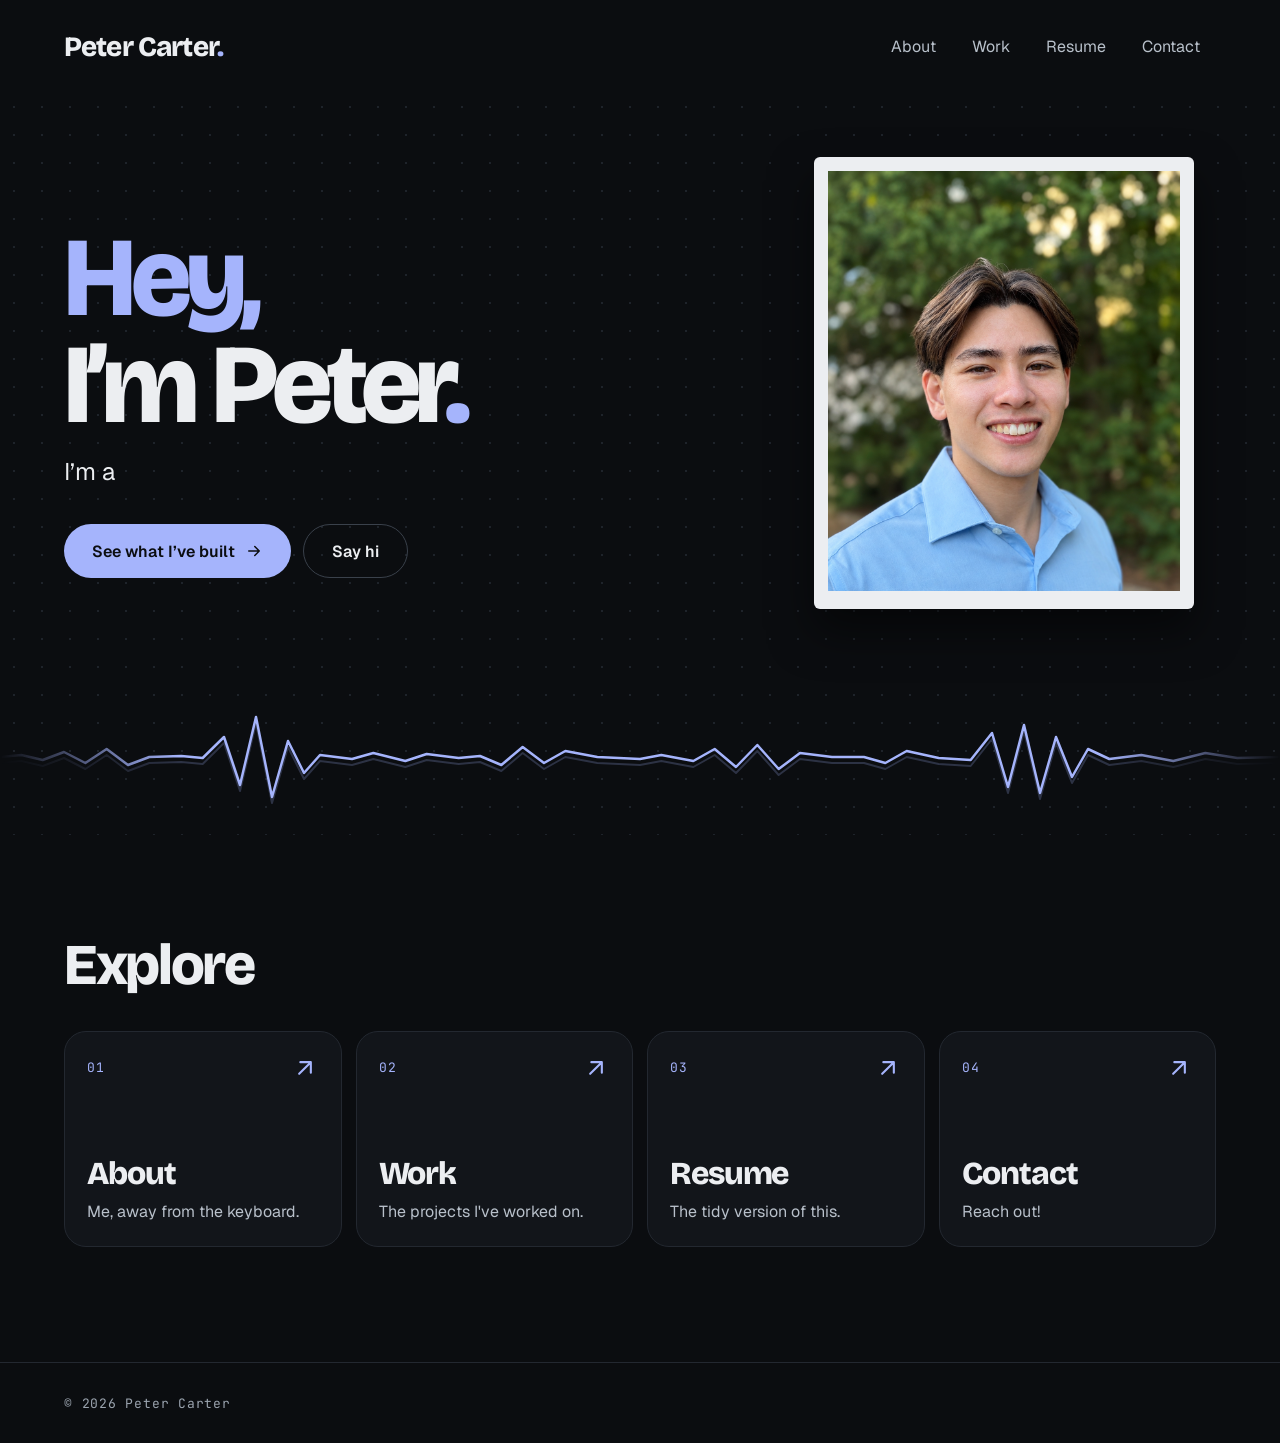
<file: index.html>
<!DOCTYPE html>
<html lang="en">
<head>
<meta charset="utf-8">
<meta name="viewport" content="width=device-width, initial-scale=1">
<title>Peter Carter</title>
<link rel="preconnect" href="https://fonts.googleapis.com">
<link rel="preconnect" href="https://fonts.gstatic.com" crossorigin>
<link href="https://fonts.googleapis.com/css2?family=Bricolage+Grotesque:wght@500..800&family=Caveat:wght@400..700&family=Geist:wght@400..700&family=JetBrains+Mono:wght@400..700&display=swap" rel="stylesheet">
<link rel="stylesheet" href="styles.css">
</head>
<body>
<div class="root" style="--accent: #A5B4FC; background: #0B0D10; color: #ECEEF1; font-family: 'Geist', system-ui, sans-serif; overflow-x: hidden">

  <header style="max-width: 1440px; margin: 0 auto; box-sizing: border-box; padding: 24px clamp(20px, 5vw, 80px); display: flex; flex-wrap: wrap; align-items: center; justify-content: space-between; gap: 12px 32px">
    <a href="index.html" style="font-family: 'Bricolage Grotesque', system-ui, sans-serif; font-weight: 800; font-size: 28px; letter-spacing: -0.03em; text-decoration: none; color: #ECEEF1">Peter Carter<span style="color: var(--accent)">.</span></a>
    <nav style="display: flex; flex-wrap: wrap; align-items: center; gap: 4px">
      <a class="navlink" href="about.html">About</a>
      <a class="navlink" href="work.html">Work</a>
      <a class="navlink" href="resume.html">Resume</a>
      <a class="navlink" href="contact.html">Contact</a>
    </nav>
  </header>

  <section class="dots" style="position: relative">
    <div style="max-width: 1440px; margin: 0 auto; box-sizing: border-box; padding: clamp(32px, 5vw, 72px) clamp(20px, 5vw, 80px) 0; display: flex; flex-wrap: wrap; align-items: center; justify-content: space-between; gap: 48px 64px">

      <div style="flex: 1 1 560px; min-width: 0">
        <h1 style="margin: 0; font-family: 'Bricolage Grotesque', system-ui, sans-serif; font-weight: 800; font-size: clamp(56px, 8.8vw, 128px); line-height: 0.95; letter-spacing: -0.045em">
          <span class="rise" style="display: block; color: var(--accent)">Hey,</span>
          <span class="rise2" style="display: block">I’m Peter<span style="color: var(--accent)">.</span></span>
        </h1>
        <p class="rise3" style="margin: 16px 0 0; font-size: 24px; line-height: 1.4; color: #ECEEF1">I’m a <span class="roles">
            <span class="rw" style="animation-delay: 0s">computer science senior.</span>
            <span class="rw" style="animation-delay: 3s">full-stack developer.</span>
            <span class="rw" style="animation-delay: 6s">neurotech enthusiast.</span>
            <span class="rw" style="animation-delay: 9s">recipe app maker.</span>
            <span class="rw" style="animation-delay: 12s">problem solver.</span>
            <span class="rw" style="animation-delay: 15s">future teammate.</span>
          </span></p>
        <div class="rise4" style="margin-top: 36px; display: flex; flex-wrap: wrap; gap: 12px">
          <a class="btn btn-primary" href="work.html">
            See what I’ve built
            <svg width="18" height="18" viewBox="0 0 24 24" fill="none" stroke="currentColor" stroke-width="2" stroke-linecap="round" stroke-linejoin="round" aria-hidden="true"><path d="M5 12h14M13 6l6 6-6 6"></path></svg>
          </a>
          <a class="btn btn-ghost" href="contact.html">Say hi</a>
        </div>
      </div>

      <div class="rise3" style="flex: 0 1 380px; position: relative; padding: 0 22px 36px 0">
        <div class="polaroid" style="rotate: 0deg; padding: 14px 14px 18px">
          <img src="images/headshot.PNG" alt="Portrait of Peter Carter" style="display: block; width: 100%; height: 420px; object-fit: cover; object-position: center top">
        </div>
      </div>

    </div>

    <div class="fade" style="position: relative; margin-top: 40px; height: 150px; overflow: hidden; color: var(--accent)" aria-hidden="true">
      <svg class="wave-b" viewBox="0 0 2400 120" preserveAspectRatio="none" style="position: absolute; left: 0; top: 18px; width: 200%; height: 120px; opacity: 0.22">
        <path d="M0 60 L20 58 L40 63 L60 55 L80 66 L100 52 L120 68 L140 60 L170 59 L190 61 L210 40 L225 88 L240 20 L255 100 L270 44 L285 76 L300 58 L330 62 L350 56 L380 64 L400 57 L430 61 L450 59 L470 68 L490 50 L510 66 L530 54 L560 60 L600 62 L620 58 L650 64 L670 52 L690 70 L710 48 L730 72 L750 56 L780 60 L810 60 L830 66 L850 54 L880 61 L910 63 L930 36 L945 90 L960 28 L975 96 L990 40 L1005 80 L1020 52 L1040 62 L1070 58 L1100 64 L1130 56 L1160 61 L1200 60" fill="none" stroke="currentColor" stroke-width="2" stroke-linejoin="round" stroke-linecap="round" vector-effect="non-scaling-stroke"></path>
        <path transform="translate(1200 0)" d="M0 60 L20 58 L40 63 L60 55 L80 66 L100 52 L120 68 L140 60 L170 59 L190 61 L210 40 L225 88 L240 20 L255 100 L270 44 L285 76 L300 58 L330 62 L350 56 L380 64 L400 57 L430 61 L450 59 L470 68 L490 50 L510 66 L530 54 L560 60 L600 62 L620 58 L650 64 L670 52 L690 70 L710 48 L730 72 L750 56 L780 60 L810 60 L830 66 L850 54 L880 61 L910 63 L930 36 L945 90 L960 28 L975 96 L990 40 L1005 80 L1020 52 L1040 62 L1070 58 L1100 64 L1130 56 L1160 61 L1200 60" fill="none" stroke="currentColor" stroke-width="2" stroke-linejoin="round" stroke-linecap="round" vector-effect="non-scaling-stroke"></path>
      </svg>
      <svg class="wave-a" viewBox="0 0 2400 120" preserveAspectRatio="none" style="position: absolute; left: 0; top: 12px; width: 200%; height: 120px">
        <path d="M0 60 L20 58 L40 63 L60 55 L80 66 L100 52 L120 68 L140 60 L170 59 L190 61 L210 40 L225 88 L240 20 L255 100 L270 44 L285 76 L300 58 L330 62 L350 56 L380 64 L400 57 L430 61 L450 59 L470 68 L490 50 L510 66 L530 54 L560 60 L600 62 L620 58 L650 64 L670 52 L690 70 L710 48 L730 72 L750 56 L780 60 L810 60 L830 66 L850 54 L880 61 L910 63 L930 36 L945 90 L960 28 L975 96 L990 40 L1005 80 L1020 52 L1040 62 L1070 58 L1100 64 L1130 56 L1160 61 L1200 60" fill="none" stroke="currentColor" stroke-width="2.5" stroke-linejoin="round" stroke-linecap="round" vector-effect="non-scaling-stroke"></path>
        <path transform="translate(1200 0)" d="M0 60 L20 58 L40 63 L60 55 L80 66 L100 52 L120 68 L140 60 L170 59 L190 61 L210 40 L225 88 L240 20 L255 100 L270 44 L285 76 L300 58 L330 62 L350 56 L380 64 L400 57 L430 61 L450 59 L470 68 L490 50 L510 66 L530 54 L560 60 L600 62 L620 58 L650 64 L670 52 L690 70 L710 48 L730 72 L750 56 L780 60 L810 60 L830 66 L850 54 L880 61 L910 63 L930 36 L945 90 L960 28 L975 96 L990 40 L1005 80 L1020 52 L1040 62 L1070 58 L1100 64 L1130 56 L1160 61 L1200 60" fill="none" stroke="currentColor" stroke-width="2.5" stroke-linejoin="round" stroke-linecap="round" vector-effect="non-scaling-stroke"></path>
      </svg>
    </div>
  </section>

  <section style="max-width: 1440px; margin: 0 auto; box-sizing: border-box; padding: clamp(64px, 8vw, 112px) clamp(20px, 5vw, 80px) clamp(72px, 9vw, 128px)">
    <div style="display: flex; flex-wrap: wrap; align-items: baseline; justify-content: space-between; gap: 8px 32px; margin-bottom: 36px">
      <h2 style="margin: 0; font-family: 'Bricolage Grotesque', system-ui, sans-serif; font-weight: 800; font-size: clamp(36px, 4.5vw, 64px); line-height: 1; letter-spacing: -0.04em">Explore</h2>
    </div>
    <div style="display: grid; grid-template-columns: repeat(auto-fit, minmax(min(220px, 100%), 1fr)); gap: 14px">

      <a class="card tile" href="about.html" style="padding: 22px; min-height: 170px; gap: 10px">
        <div style="display: flex; justify-content: space-between; align-items: center; font-family: 'JetBrains Mono', ui-monospace, monospace; font-size: 13px; letter-spacing: 0.08em; color: var(--accent)">
          01
          <svg class="arr" width="28" height="28" viewBox="0 0 24 24" fill="none" stroke="currentColor" stroke-width="1.8" stroke-linecap="round" stroke-linejoin="round" aria-hidden="true"><path d="M7 17L17 7M8 7h9v9"></path></svg>
        </div>
        <div style="font-family: 'Bricolage Grotesque', system-ui, sans-serif; font-weight: 800; font-size: 32px; letter-spacing: -0.035em; line-height: 1; margin-top: auto">About</div>
        <p style="margin: 0; font-size: 16px; line-height: 1.5; color: #B8C0CA">Me, away from the keyboard.</p>
      </a>

      <a class="card tile" href="work.html" style="padding: 22px; min-height: 170px; gap: 10px">
        <div style="display: flex; justify-content: space-between; align-items: center; font-family: 'JetBrains Mono', ui-monospace, monospace; font-size: 13px; letter-spacing: 0.08em; color: var(--accent)">
          02
          <svg class="arr" width="28" height="28" viewBox="0 0 24 24" fill="none" stroke="currentColor" stroke-width="1.8" stroke-linecap="round" stroke-linejoin="round" aria-hidden="true"><path d="M7 17L17 7M8 7h9v9"></path></svg>
        </div>
        <div style="font-family: 'Bricolage Grotesque', system-ui, sans-serif; font-weight: 800; font-size: 32px; letter-spacing: -0.035em; line-height: 1; margin-top: auto">Work</div>
        <p style="margin: 0; font-size: 16px; line-height: 1.5; color: #B8C0CA">The projects I've worked on.</p>
      </a>

      <a class="card tile" href="resume.html" style="padding: 22px; min-height: 170px; gap: 10px">
        <div style="display: flex; justify-content: space-between; align-items: center; font-family: 'JetBrains Mono', ui-monospace, monospace; font-size: 13px; letter-spacing: 0.08em; color: var(--accent)">
          03
          <svg class="arr" width="28" height="28" viewBox="0 0 24 24" fill="none" stroke="currentColor" stroke-width="1.8" stroke-linecap="round" stroke-linejoin="round" aria-hidden="true"><path d="M7 17L17 7M8 7h9v9"></path></svg>
        </div>
        <div style="font-family: 'Bricolage Grotesque', system-ui, sans-serif; font-weight: 800; font-size: 32px; letter-spacing: -0.035em; line-height: 1; margin-top: auto">Resume</div>
        <p style="margin: 0; font-size: 16px; line-height: 1.5; color: #B8C0CA">The tidy version of this.</p>
      </a>

      <a class="card tile" href="contact.html" style="padding: 22px; min-height: 170px; gap: 10px">
        <div style="display: flex; justify-content: space-between; align-items: center; font-family: 'JetBrains Mono', ui-monospace, monospace; font-size: 13px; letter-spacing: 0.08em; color: var(--accent)">
          04
          <svg class="arr" width="28" height="28" viewBox="0 0 24 24" fill="none" stroke="currentColor" stroke-width="1.8" stroke-linecap="round" stroke-linejoin="round" aria-hidden="true"><path d="M7 17L17 7M8 7h9v9"></path></svg>
        </div>
        <div style="font-family: 'Bricolage Grotesque', system-ui, sans-serif; font-weight: 800; font-size: 32px; letter-spacing: -0.035em; line-height: 1; margin-top: auto">Contact</div>
        <p style="margin: 0; font-size: 16px; line-height: 1.5; color: #B8C0CA">Reach out!</p>
      </a>

    </div>
  </section>

  <footer style="border-top: 1px solid #232830">
    <div style="max-width: 1440px; margin: 0 auto; box-sizing: border-box; padding: 28px clamp(20px, 5vw, 80px); display: flex; flex-wrap: wrap; align-items: center; justify-content: space-between; gap: 12px 32px; font-family: 'JetBrains Mono', ui-monospace, monospace; font-size: 13px; letter-spacing: 0.06em; color: #9BA4AF">
      <span>© 2026 Peter Carter</span>
      <div class="quips" style="text-align: right">
        <span class="quip" style="animation-delay: 0s">Built with too many hover effects</span>
        <span class="quip" style="animation-delay: 4s">Works on my machine</span>
        <span class="quip" style="animation-delay: 8s">git commit -m "final final v2"</span>
        <span class="quip" style="animation-delay: 12s">Compiled with mild optimism</span>
        <span class="quip" style="animation-delay: 16s">Tabs vs spaces: yes</span>
        <span class="quip" style="animation-delay: 20s">Not a bug, a feature</span>
        <span class="quip" style="animation-delay: 24s">Zero TODOs left (okay, three)</span>
        <span class="quip" style="animation-delay: 28s">Centered a div on the first try</span>
        <span class="quip" style="animation-delay: 32s">Powered by questionable caffeine</span>
        <span class="quip" style="animation-delay: 36s">Ship it.</span>
      </div>
    </div>
  </footer>

</div>
</body>
</html>
</file>
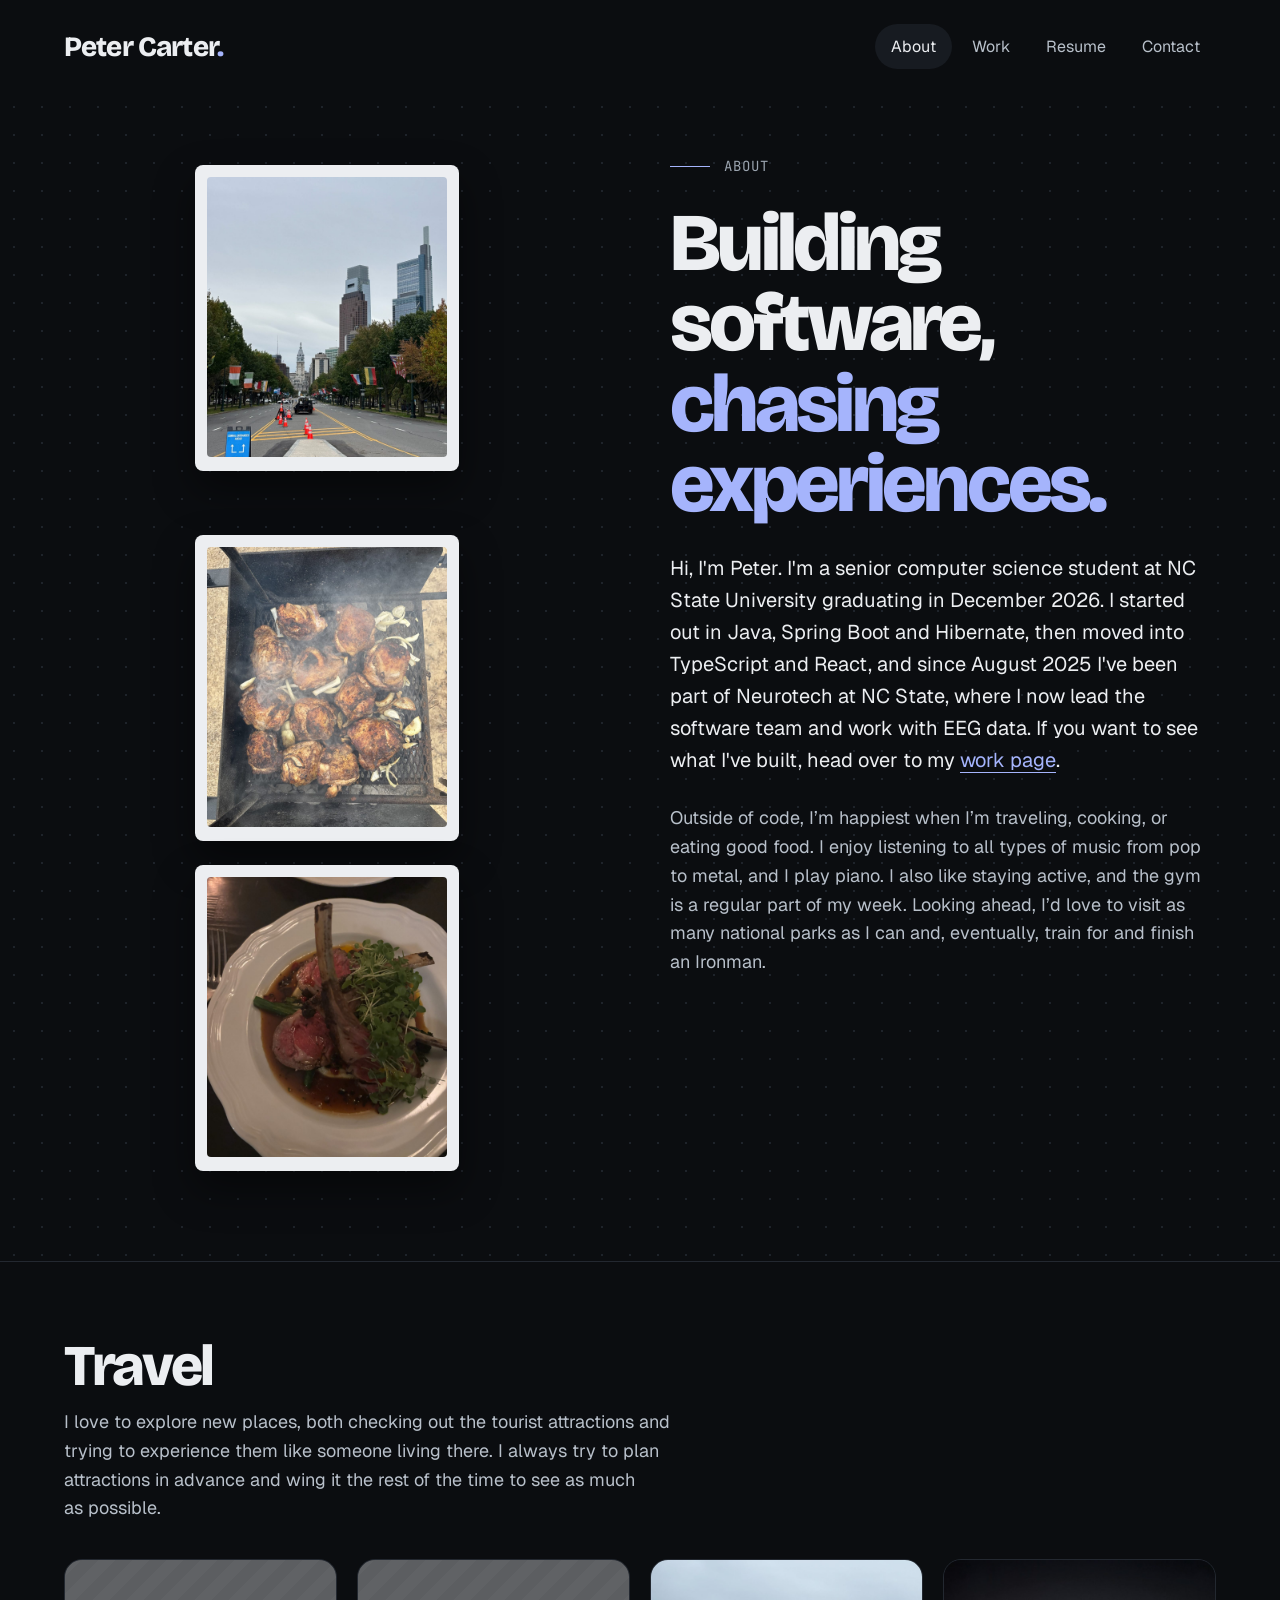
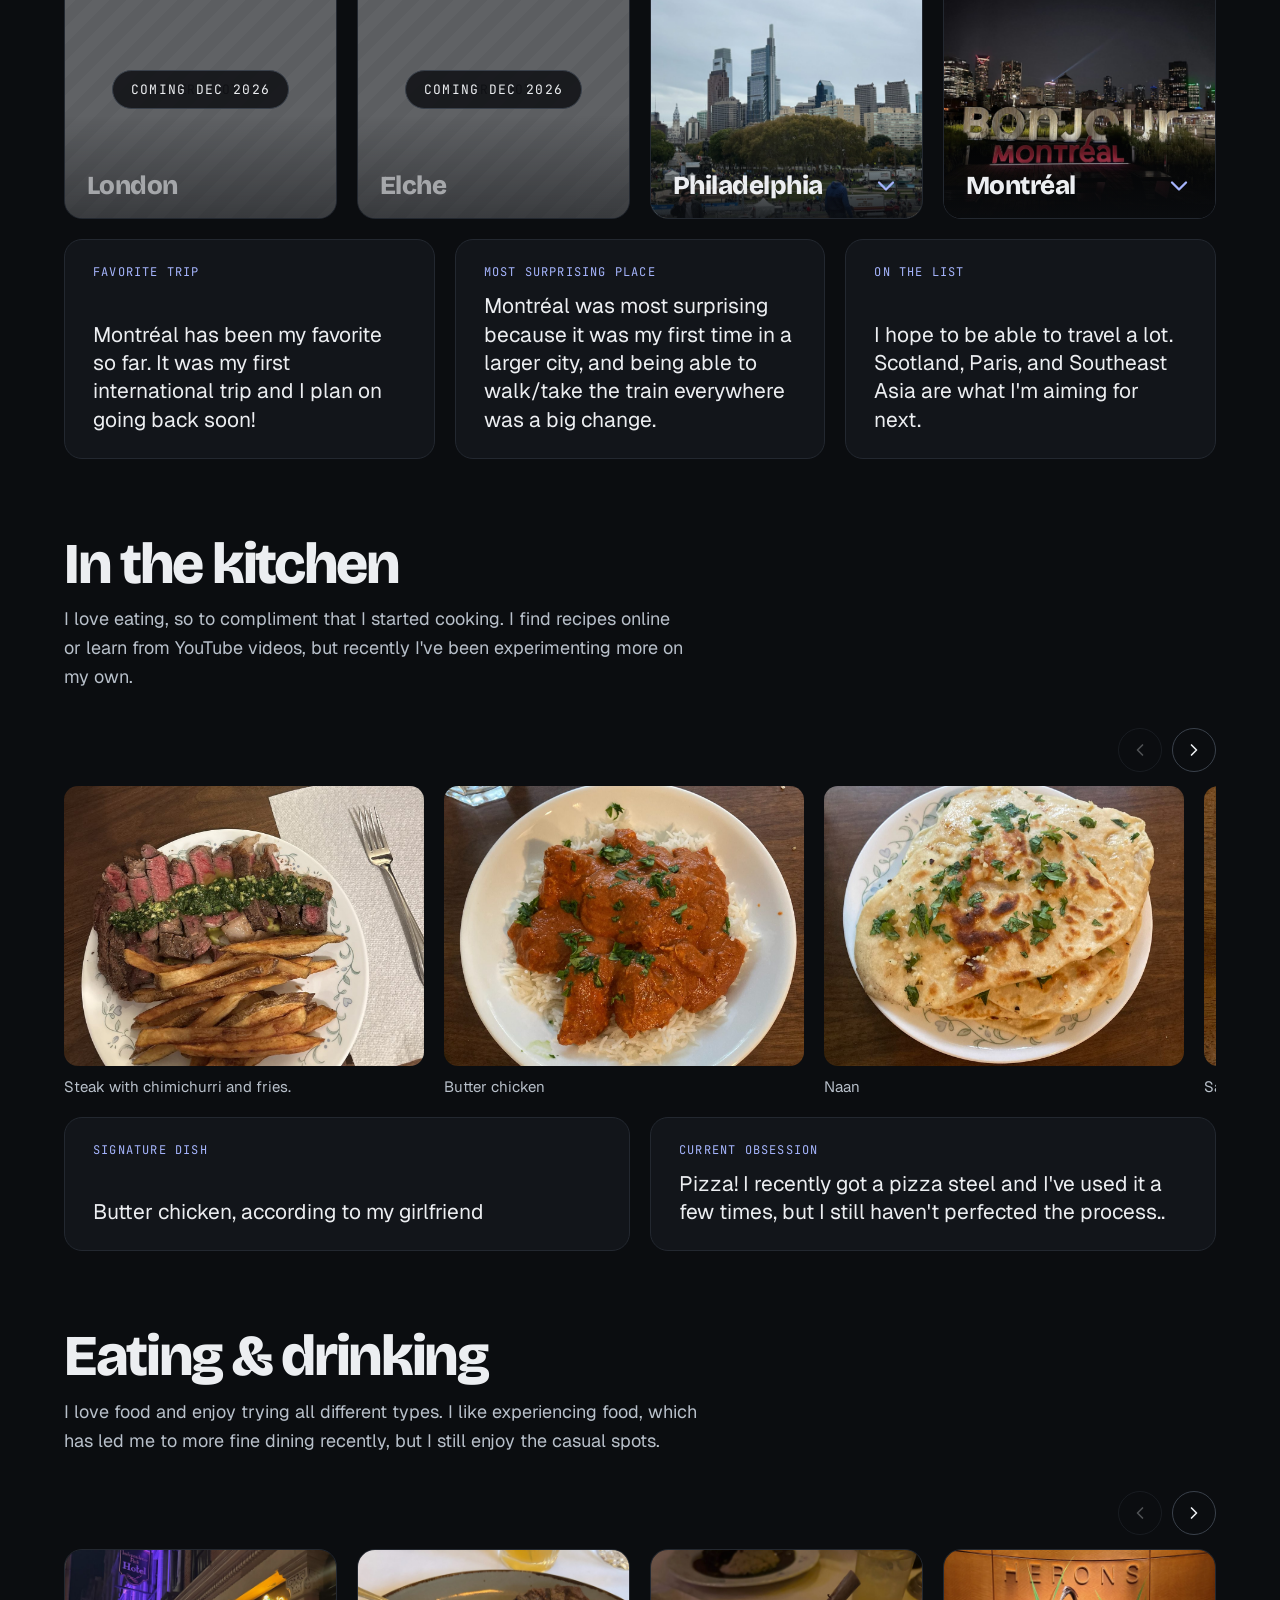
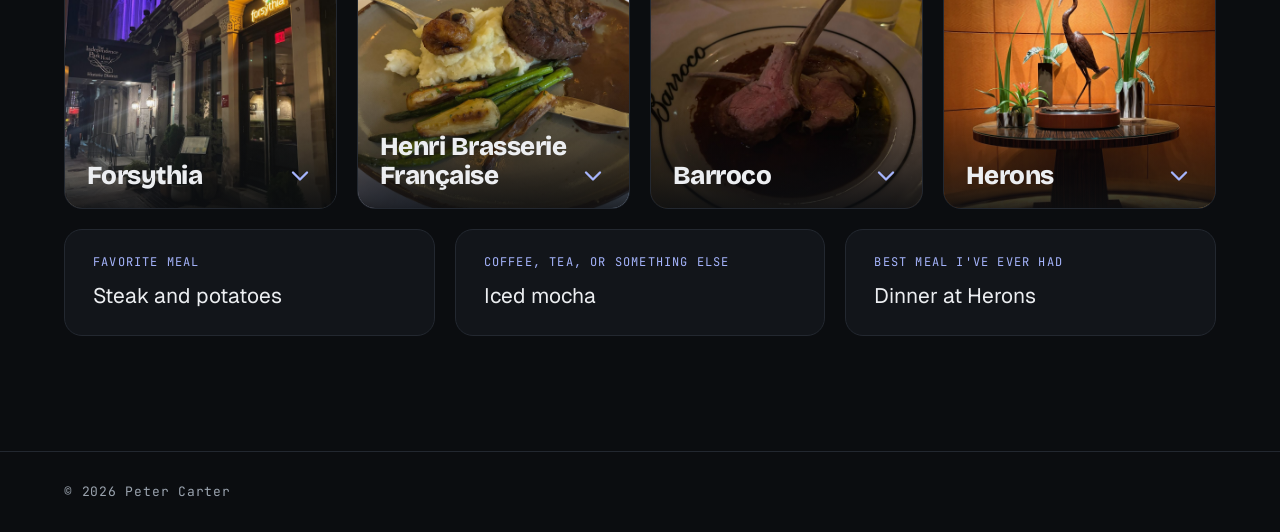
<file: about.html>
<!DOCTYPE html>
<html lang="en">
<head>
<meta charset="utf-8">
<meta name="viewport" content="width=device-width, initial-scale=1">
<title>Peter Carter — About</title>
<link rel="preconnect" href="https://fonts.googleapis.com">
<link rel="preconnect" href="https://fonts.gstatic.com" crossorigin>
<link href="https://fonts.googleapis.com/css2?family=Bricolage+Grotesque:wght@500..800&family=Caveat:wght@400..700&family=Geist:wght@400..700&family=JetBrains+Mono:wght@400..700&display=swap" rel="stylesheet">
<link rel="stylesheet" href="styles.css">
<style>
.card{background:#12151A;border:1px solid #232830;border-radius:18px;transition:border-color .3s}
.card:hover{border-color:var(--accent)}
.inlink{color:var(--accent);text-decoration:underline;text-decoration-thickness:1px;text-underline-offset:5px;background:linear-gradient(var(--accent),var(--accent)) 0 100%/0 2px no-repeat;transition:background-size .3s ease}
.inlink:hover,.inlink:focus-visible{background-size:100% 2px;outline:none}
@media (prefers-reduced-motion:reduce){.inlink{transition:none}}
.place{display:block;width:100%;min-width:0;padding:0;margin:0;font:inherit;color:inherit;text-align:left;cursor:pointer;position:relative;height:260px;border-radius:18px;overflow:hidden;border:1px solid #232830;background:#12151A;transition:border-color .3s}
.place:hover,.place:focus-visible,.place[aria-expanded="true"]{border-color:var(--accent);outline:none}
.place .pimg{position:absolute;inset:0;width:100%;height:100%;border-radius:0;object-fit:cover}
.place .pname{position:absolute;left:0;right:0;bottom:0;display:flex;align-items:flex-end;justify-content:space-between;gap:12px;padding:56px 22px 18px;background:linear-gradient(to top,rgba(11,13,16,.88),rgba(11,13,16,0));font-family:'Bricolage Grotesque',system-ui,sans-serif;font-weight:800;font-size:26px;line-height:1.1;letter-spacing:-0.02em;color:#ECEEF1}
.place .pchev{flex:none;width:28px;height:28px;color:var(--accent);transition:transform .3s}
.place[aria-expanded="true"] .pchev{transform:rotate(180deg)}
.carousel{min-width:0}
.cnav{display:flex;justify-content:flex-end;gap:10px;margin-bottom:14px}
.cnav[hidden]{display:none}
.cbtn{display:inline-flex;align-items:center;justify-content:center;width:44px;height:44px;border-radius:50%;border:1px solid #3A414B;background:transparent;color:#ECEEF1;cursor:pointer;transition:border-color .2s,color .2s,opacity .2s}
.cbtn:hover:not(:disabled),.cbtn:focus-visible{border-color:var(--accent);color:var(--accent);outline:none}
.cbtn:disabled{opacity:.3;cursor:default}
.ctrack{display:flex;gap:20px;overflow-x:auto;scroll-snap-type:x mandatory;scrollbar-width:none;-ms-overflow-style:none;overscroll-behavior-x:contain}
.ctrack::-webkit-scrollbar{display:none}
.ctrack>*{scroll-snap-align:start}
.ctrack.places>.place{flex:0 0 calc((100% - 60px)/4)}
.ctrack.pfood>figure{flex:0 0 min(360px,85%)}
@media (max-width:1000px){.ctrack.places>.place{flex-basis:calc((100% - 40px)/3)}}
@media (max-width:700px){.ctrack.places>.place{flex-basis:calc((100% - 20px)/2)}}
@media (max-width:480px){.ctrack.places>.place{flex-basis:78%}}
@media (prefers-reduced-motion:reduce){.ctrack{scroll-behavior:auto}.cbtn{transition:none}}
.place:disabled{cursor:default}
.place:disabled:hover{border-color:#232830}
.place:disabled .pimg{filter:grayscale(1);opacity:.4}
.place:disabled .pname{opacity:.5}
.place:disabled .pchev{display:none}
.psoon{position:absolute;inset:0;z-index:1;display:flex;align-items:center;justify-content:center;pointer-events:none}
.psoon span{font-family:'JetBrains Mono',ui-monospace,monospace;font-size:13px;letter-spacing:0.1em;text-transform:uppercase;color:#ECEEF1;background:rgba(11,13,16,.82);border:1px solid #3A414B;border-radius:999px;padding:10px 18px}
.ppanels{margin-bottom:20px}
.ppanel{display:grid;grid-template-rows:0fr;opacity:0;visibility:hidden;transition:grid-template-rows .45s cubic-bezier(.2,.7,.2,1),opacity .3s ease,visibility 0s .45s}
.ppanel.open{grid-template-rows:1fr;opacity:1;visibility:visible;transition:grid-template-rows .45s cubic-bezier(.2,.7,.2,1),opacity .35s ease .08s,visibility 0s}
.ppanel>.pclip{min-height:0;overflow:hidden}
.ppanel .pbox{margin-top:20px;padding:clamp(22px,3vw,36px);border:1px solid var(--accent);border-radius:18px;background:#12151A}
.pills{display:flex;flex-wrap:wrap;gap:10px;margin-bottom:20px}
.pill{font-family:'JetBrains Mono',ui-monospace,monospace;font-size:13px;letter-spacing:0.06em;color:#ECEEF1;background:transparent;border:1px solid #3A414B;border-radius:999px;padding:9px 16px;cursor:pointer;transition:border-color .2s,color .2s,background .2s}
.pill:hover,.pill:focus-visible{border-color:var(--accent);color:var(--accent);outline:none}
.pill[aria-pressed="true"]{background:var(--accent);border-color:var(--accent);color:#0B0D10}
.ctrack.pfood>figure[hidden]{display:none}
@media (prefers-reduced-motion:reduce){.pill{transition:none}}
.pdetail{display:grid;grid-template-columns:repeat(auto-fit,minmax(min(320px,100%),1fr));gap:28px 40px;align-items:start}
.pgal{display:grid;grid-template-columns:repeat(auto-fit,minmax(min(200px,100%),1fr));gap:16px}
@media (prefers-reduced-motion:reduce){.place,.place .pchev,.ppanel,.ppanel.open{transition:none}}
@media (prefers-reduced-motion:reduce){.rise,.rise2{animation:none}.quip{animation:none}.quip:first-child{opacity:1}.card{transition:none}}
</style>
</head>
<body>
<div class="root" style="--accent: #A5B4FC; background: #0B0D10; color: #ECEEF1; font-family: 'Geist', system-ui, sans-serif; overflow-x: hidden">

  <header style="max-width: 1440px; margin: 0 auto; box-sizing: border-box; padding: 24px clamp(20px, 5vw, 80px); display: flex; flex-wrap: wrap; align-items: center; justify-content: space-between; gap: 12px 32px">
    <a href="index.html" style="font-family: 'Bricolage Grotesque', system-ui, sans-serif; font-weight: 800; font-size: 28px; letter-spacing: -0.03em; text-decoration: none; color: #ECEEF1">Peter Carter<span style="color: var(--accent)">.</span></a>
    <nav style="display: flex; flex-wrap: wrap; align-items: center; gap: 4px">
      <a class="navlink" href="about.html" aria-current="page">About</a>
      <a class="navlink" href="work.html">Work</a>
      <a class="navlink" href="resume.html">Resume</a>
      <a class="navlink" href="contact.html">Contact</a>
    </nav>
  </header>

  <section class="dots" style="border-bottom: 1px solid #232830">
    <div style="max-width: 1440px; margin: 0 auto; box-sizing: border-box; padding: clamp(32px, 5vw, 72px) clamp(20px, 5vw, 80px) clamp(56px, 7vw, 96px); display: flex; flex-wrap: wrap; gap: 56px 80px; align-items: flex-start">

      <div style="flex: 1 1 460px; min-width: 0; display: flex; flex-wrap: wrap; gap: 24px; justify-content: center; align-items: flex-start; padding-top: 8px">
        <figure class="rise" style="margin: 0; width: 240px; background: #ECEEF1; border-radius: 8px; padding: 12px 12px 14px; box-shadow: 0 18px 40px rgba(0,0,0,.45)">
          <img src="images/travel/Philadelphia/Skyline/Skyline3_web.jpg" alt="The Philadelphia skyline from the Parkway" decoding="async" style="display: block; width: 100%; height: 280px; object-fit: cover; border-radius: 4px">
        </figure>
        <figure class="rise2" style="margin: 40px 0 0; width: 240px; background: #ECEEF1; border-radius: 8px; padding: 12px 12px 14px; box-shadow: 0 18px 40px rgba(0,0,0,.45)">
          <img src="images/cooking/grilledchicken_web.jpg" alt="Chicken on the grill" decoding="async" style="display: block; width: 100%; height: 280px; object-fit: cover; border-radius: 4px">
        </figure>
        <figure class="rise2" style="margin: 0; width: 240px; background: #ECEEF1; border-radius: 8px; padding: 12px 12px 14px; box-shadow: 0 18px 40px rgba(0,0,0,.45)">
          <img src="images/restaurants/Forsythia/ForsythiaLamb_web.jpg" alt="Rack of lamb at Forsythia" decoding="async" style="display: block; width: 100%; height: 280px; object-fit: cover; border-radius: 4px">
        </figure>
      </div>

      <div style="flex: 1 1 480px; min-width: 0; display: flex; flex-direction: column; gap: 28px">
        <div class="rise" style="font-family: 'JetBrains Mono', ui-monospace, monospace; font-size: 14px; letter-spacing: 0.08em; text-transform: uppercase; color: #9BA4AF; display: flex; align-items: center; gap: 14px">
          <span style="width: 40px; height: 1px; background: var(--accent)"></span>
          About
        </div>
        <h1 class="rise" style="margin: 0; font-family: 'Bricolage Grotesque', system-ui, sans-serif; font-weight: 800; font-size: clamp(48px, 6.4vw, 96px); line-height: 0.98; letter-spacing: -0.045em">Building software,<br><span style="color: var(--accent)">chasing experiences.</span></h1>
        <p style="margin: 0; font-size: 20px; line-height: 1.6; color: #ECEEF1; text-wrap: pretty">Hi, I'm Peter. I'm a senior computer science student at NC State University graduating in December 2026. I started out in Java, Spring Boot and Hibernate, then moved into TypeScript and React, and since August 2025 I've been part of Neurotech at NC State, where I now lead the software team and work with EEG data. If you want to see what I've built, head over to my <a class="inlink" href="work.html">work page</a>.</p>
        <p style="margin: 0; font-size: 18px; line-height: 1.6; color: #B8C0CA; text-wrap: pretty">Outside of code, I’m happiest when I’m traveling, cooking, or eating good food. I enjoy listening to all types of music from pop to metal, and I play piano. I also like staying active, and the gym is a regular part of my week. Looking ahead, I’d love to visit as many national parks as I can and, eventually, train for and finish an Ironman.</p>
      </div>

    </div>
  </section>

  <section style="max-width: 1440px; margin: 0 auto; box-sizing: border-box; padding: clamp(48px, 6vw, 88px) clamp(20px, 5vw, 80px) 0;">
    <h2 style="margin: 0 0 12px; font-family: 'Bricolage Grotesque', system-ui, sans-serif; font-weight: 800; font-size: clamp(36px, 4.5vw, 64px); line-height: 1; letter-spacing: -0.04em">Travel</h2>
    <p style="margin: 0 0 36px; max-width: 640px; font-size: 18px; line-height: 1.6; color: #B8C0CA; text-wrap: pretty">I love to explore new places, both checking out the tourist attractions and trying to experience them like someone living there. I always try to plan attractions in advance and wing it the rest of the time to see as much as possible.</p>
    <div class="carousel">
<div class="cnav" hidden>
<button type="button" class="cbtn" data-dir="-1" aria-label="Scroll left"><svg viewBox="0 0 24 24" width="20" height="20" fill="none" stroke="currentColor" stroke-width="2" stroke-linecap="round" stroke-linejoin="round" aria-hidden="true"><path d="M15 6l-6 6 6 6"></path></svg></button>
<button type="button" class="cbtn" data-dir="1" aria-label="Scroll right"><svg viewBox="0 0 24 24" width="20" height="20" fill="none" stroke="currentColor" stroke-width="2" stroke-linecap="round" stroke-linejoin="round" aria-hidden="true"><path d="M9 6l6 6-6 6"></path></svg></button>
</div>
    <div class="ctrack places">
      <button type="button" class="place" aria-expanded="false" aria-controls="pn-1-3" disabled aria-label="London, coming December 2026">
          <span class="ph pimg">Cover photo</span>
          <span class="psoon"><span>Coming Dec 2026</span></span>
          <span class="pname"><span>London</span><svg class="pchev" viewBox="0 0 24 24" fill="none" stroke="currentColor" stroke-width="2" stroke-linecap="round" stroke-linejoin="round" aria-hidden="true"><path d="M6 9l6 6 6-6"></path></svg></span>
      </button>
      <button type="button" class="place" aria-expanded="false" aria-controls="pn-1-4" disabled aria-label="Elche, coming December 2026">
          <span class="ph pimg">Cover photo</span>
          <span class="psoon"><span>Coming Dec 2026</span></span>
          <span class="pname"><span>Elche</span><svg class="pchev" viewBox="0 0 24 24" fill="none" stroke="currentColor" stroke-width="2" stroke-linecap="round" stroke-linejoin="round" aria-hidden="true"><path d="M6 9l6 6 6-6"></path></svg></span>
      </button>
      <button type="button" class="place" aria-expanded="false" aria-controls="pn-1-2">
          <img class="pimg" src="images/travel/Philadelphia/Skyline/Skyline2_web.jpg" alt="" loading="lazy" decoding="async">
          <span class="pname"><span>Philadelphia</span><svg class="pchev" viewBox="0 0 24 24" fill="none" stroke="currentColor" stroke-width="2" stroke-linecap="round" stroke-linejoin="round" aria-hidden="true"><path d="M6 9l6 6 6-6"></path></svg></span>
      </button>
      <button type="button" class="place" aria-expanded="false" aria-controls="pn-1-1">
          <img class="pimg" src="images/travel/Montreal/Skyline/SkylineNightSign_web.jpg" alt="" loading="lazy" decoding="async">
          <span class="pname"><span>Montréal</span><svg class="pchev" viewBox="0 0 24 24" fill="none" stroke="currentColor" stroke-width="2" stroke-linecap="round" stroke-linejoin="round" aria-hidden="true"><path d="M6 9l6 6 6-6"></path></svg></span>
      </button>
    </div>
    </div>
    <div class="ppanels">
      <div class="ppanel" id="pn-1-3" role="region" aria-label="London">
        <div class="pclip"><div class="pbox">
          <h3 style="margin: 0 0 14px; font-family: 'Bricolage Grotesque', system-ui, sans-serif; font-weight: 800; font-size: clamp(28px, 3.4vw, 44px); letter-spacing: -0.03em">London</h3>
          <div style="font-family: 'JetBrains Mono', ui-monospace, monospace; font-size: 13px; letter-spacing: 0.08em; text-transform: uppercase; color: var(--accent)">London, UK · Upcoming, December 2026</div>
          <p style="margin: 14px 0 28px; max-width: 720px; font-size: 18px; line-height: 1.6; color: #B8C0CA; text-wrap: pretty">[A SHORT SUMMARY: where you’re going, and what you’re looking forward to.]</p>
          <div class="carousel">
<div class="cnav" hidden>
<button type="button" class="cbtn" data-dir="-1" aria-label="Scroll left"><svg viewBox="0 0 24 24" width="20" height="20" fill="none" stroke="currentColor" stroke-width="2" stroke-linecap="round" stroke-linejoin="round" aria-hidden="true"><path d="M15 6l-6 6 6 6"></path></svg></button>
<button type="button" class="cbtn" data-dir="1" aria-label="Scroll right"><svg viewBox="0 0 24 24" width="20" height="20" fill="none" stroke="currentColor" stroke-width="2" stroke-linecap="round" stroke-linejoin="round" aria-hidden="true"><path d="M9 6l6 6-6 6"></path></svg></button>
</div>
<div class="ctrack pfood">
            <figure style="margin: 0">
              <div class="ph" style="height: 280px; border-radius: 14px">Photo: a view</div>
              <figcaption style="font-size: 15px; line-height: 1.4; color: #B8C0CA; margin-top: 10px">[CAPTION]</figcaption>
            </figure>
            <figure style="margin: 0">
              <div class="ph" style="height: 280px; border-radius: 14px">Photo: a place you went</div>
              <figcaption style="font-size: 15px; line-height: 1.4; color: #B8C0CA; margin-top: 10px">[CAPTION]</figcaption>
            </figure>
            <figure style="margin: 0">
              <div class="ph" style="height: 280px; border-radius: 14px">Photo: food</div>
              <figcaption style="font-size: 15px; line-height: 1.4; color: #B8C0CA; margin-top: 10px">[CAPTION]</figcaption>
            </figure>
            <figure style="margin: 0">
              <div class="ph" style="height: 280px; border-radius: 14px">Photo: a street or landmark</div>
              <figcaption style="font-size: 15px; line-height: 1.4; color: #B8C0CA; margin-top: 10px">[CAPTION]</figcaption>
            </figure>
            <figure style="margin: 0">
              <div class="ph" style="height: 280px; border-radius: 14px">Photo: you there</div>
              <figcaption style="font-size: 15px; line-height: 1.4; color: #B8C0CA; margin-top: 10px">[CAPTION]</figcaption>
            </figure>
            <figure style="margin: 0">
              <div class="ph" style="height: 280px; border-radius: 14px">Photo: a favorite moment</div>
              <figcaption style="font-size: 15px; line-height: 1.4; color: #B8C0CA; margin-top: 10px">[CAPTION]</figcaption>
            </figure>
          </div>
          </div>
        </div></div>
      </div>
      <div class="ppanel" id="pn-1-4" role="region" aria-label="Elche">
        <div class="pclip"><div class="pbox">
          <h3 style="margin: 0 0 14px; font-family: 'Bricolage Grotesque', system-ui, sans-serif; font-weight: 800; font-size: clamp(28px, 3.4vw, 44px); letter-spacing: -0.03em">Elche</h3>
          <div style="font-family: 'JetBrains Mono', ui-monospace, monospace; font-size: 13px; letter-spacing: 0.08em; text-transform: uppercase; color: var(--accent)">Elche, Spain · Upcoming, December 2026</div>
          <p style="margin: 14px 0 28px; max-width: 720px; font-size: 18px; line-height: 1.6; color: #B8C0CA; text-wrap: pretty">[A SHORT SUMMARY: where you’re going, and what you’re looking forward to.]</p>
          <div class="carousel">
<div class="cnav" hidden>
<button type="button" class="cbtn" data-dir="-1" aria-label="Scroll left"><svg viewBox="0 0 24 24" width="20" height="20" fill="none" stroke="currentColor" stroke-width="2" stroke-linecap="round" stroke-linejoin="round" aria-hidden="true"><path d="M15 6l-6 6 6 6"></path></svg></button>
<button type="button" class="cbtn" data-dir="1" aria-label="Scroll right"><svg viewBox="0 0 24 24" width="20" height="20" fill="none" stroke="currentColor" stroke-width="2" stroke-linecap="round" stroke-linejoin="round" aria-hidden="true"><path d="M9 6l6 6-6 6"></path></svg></button>
</div>
<div class="ctrack pfood">
            <figure style="margin: 0">
              <div class="ph" style="height: 280px; border-radius: 14px">Photo: a view</div>
              <figcaption style="font-size: 15px; line-height: 1.4; color: #B8C0CA; margin-top: 10px">[CAPTION]</figcaption>
            </figure>
            <figure style="margin: 0">
              <div class="ph" style="height: 280px; border-radius: 14px">Photo: a place you went</div>
              <figcaption style="font-size: 15px; line-height: 1.4; color: #B8C0CA; margin-top: 10px">[CAPTION]</figcaption>
            </figure>
            <figure style="margin: 0">
              <div class="ph" style="height: 280px; border-radius: 14px">Photo: food</div>
              <figcaption style="font-size: 15px; line-height: 1.4; color: #B8C0CA; margin-top: 10px">[CAPTION]</figcaption>
            </figure>
            <figure style="margin: 0">
              <div class="ph" style="height: 280px; border-radius: 14px">Photo: a street or landmark</div>
              <figcaption style="font-size: 15px; line-height: 1.4; color: #B8C0CA; margin-top: 10px">[CAPTION]</figcaption>
            </figure>
            <figure style="margin: 0">
              <div class="ph" style="height: 280px; border-radius: 14px">Photo: you there</div>
              <figcaption style="font-size: 15px; line-height: 1.4; color: #B8C0CA; margin-top: 10px">[CAPTION]</figcaption>
            </figure>
            <figure style="margin: 0">
              <div class="ph" style="height: 280px; border-radius: 14px">Photo: a favorite moment</div>
              <figcaption style="font-size: 15px; line-height: 1.4; color: #B8C0CA; margin-top: 10px">[CAPTION]</figcaption>
            </figure>
          </div>
          </div>
        </div></div>
      </div>
      <div class="ppanel" id="pn-1-2" role="region" aria-label="Philadelphia">
        <div class="pclip"><div class="pbox">
          <h3 style="margin: 0 0 14px; font-family: 'Bricolage Grotesque', system-ui, sans-serif; font-weight: 800; font-size: clamp(28px, 3.4vw, 44px); letter-spacing: -0.03em">Philadelphia</h3>
          <div style="font-family: 'JetBrains Mono', ui-monospace, monospace; font-size: 13px; letter-spacing: 0.08em; text-transform: uppercase; color: var(--accent)">Philadelphia, Pennsylvania · October 2026</div>
          <p style="margin: 14px 0 28px; max-width: 720px; font-size: 18px; line-height: 1.6; color: #B8C0CA; text-wrap: pretty">I've been considering moving to Philly and this was my first visit to check it out! I loved seeing all the history and exploring the different areas of the city. </p>
          <div class="pills" role="group" aria-label="Filter Philadelphia photos by place">
            <button type="button" class="pill" data-filter="all" aria-pressed="true">All</button>
            <button type="button" class="pill" data-filter="readingterminal" aria-pressed="false">Reading Terminal Market</button>
            <button type="button" class="pill" data-filter="easternstate" aria-pressed="false">Eastern State Penitentiary</button>
            <button type="button" class="pill" data-filter="independencehall" aria-pressed="false">Independence Hall</button>
            <button type="button" class="pill" data-filter="cityhall" aria-pressed="false">City Hall</button>
            <button type="button" class="pill" data-filter="chinatown" aria-pressed="false">Chinatown</button>
            <button type="button" class="pill" data-filter="food" aria-pressed="false">Eats</button>
            <button type="button" class="pill" data-filter="skyline" aria-pressed="false">Skyline</button>
            <button type="button" class="pill" data-filter="streets" aria-pressed="false">Around town</button>
          </div>
          <div class="carousel">
<div class="cnav" hidden>
<button type="button" class="cbtn" data-dir="-1" aria-label="Scroll left"><svg viewBox="0 0 24 24" width="20" height="20" fill="none" stroke="currentColor" stroke-width="2" stroke-linecap="round" stroke-linejoin="round" aria-hidden="true"><path d="M15 6l-6 6 6 6"></path></svg></button>
<button type="button" class="cbtn" data-dir="1" aria-label="Scroll right"><svg viewBox="0 0 24 24" width="20" height="20" fill="none" stroke="currentColor" stroke-width="2" stroke-linecap="round" stroke-linejoin="round" aria-hidden="true"><path d="M9 6l6 6-6 6"></path></svg></button>
</div>
<div class="ctrack pfood">
            <figure data-summary data-place="readingterminal" style="margin: 0">
              <img src="images/travel/Philadelphia/ReadingTerminal/Reading1_web.jpg" alt="Reading Terminal Market" loading="lazy" decoding="async" style="display: block; width: 100%; height: 280px; object-fit: cover; border-radius: 14px">
              <figcaption style="font-size: 15px; line-height: 1.4; color: #B8C0CA; margin-top: 10px">Inside Reading Terminal Market</figcaption>
            </figure>
            <figure data-place="readingterminal" style="margin: 0">
              <img src="images/travel/Philadelphia/ReadingTerminal/Reading2_web.jpg" alt="Browsing the stalls" loading="lazy" decoding="async" style="display: block; width: 100%; height: 280px; object-fit: cover; border-radius: 14px">
              <figcaption style="font-size: 15px; line-height: 1.4; color: #B8C0CA; margin-top: 10px">Inside Reading Terminal Market</figcaption>
            </figure>
            <figure data-place="readingterminal" style="margin: 0">
              <img src="images/travel/Philadelphia/ReadingTerminal/Reading3_web.jpg" alt="Inside the market" loading="lazy" decoding="async" style="display: block; width: 100%; height: 280px; object-fit: cover; border-radius: 14px">
              <figcaption style="font-size: 15px; line-height: 1.4; color: #B8C0CA; margin-top: 10px">Inside Reading Terminal Market</figcaption>
            </figure>
            <figure data-place="readingterminal food" style="margin: 0">
              <img src="images/travel/Philadelphia/ReadingTerminal/Pretzel_web.jpg" alt="A fresh Miller’s Twist pretzel" loading="lazy" decoding="async" style="display: block; width: 100%; height: 280px; object-fit: cover; border-radius: 14px">
              <figcaption style="font-size: 15px; line-height: 1.4; color: #B8C0CA; margin-top: 10px">A pretzel from Miller's Twist</figcaption>
            </figure>
            <figure data-place="readingterminal food" style="margin: 0">
              <img src="images/travel/Philadelphia/ReadingTerminal/PorkSandwich_web.jpg" alt="Roast pork from Tommy DiNic’s" loading="lazy" decoding="async" style="display: block; width: 100%; height: 280px; object-fit: cover; border-radius: 14px">
              <figcaption style="font-size: 15px; line-height: 1.4; color: #B8C0CA; margin-top: 10px">Roast pork sandwich from Tommy DiNic’s</figcaption>
            </figure>
            <figure data-place="readingterminal food" style="margin: 0">
              <img src="images/travel/Philadelphia/ReadingTerminal/AppleDumpling_web.jpg" alt="Apple dumpling from Reading Terminal Market" loading="lazy" decoding="async" style="display: block; width: 100%; height: 280px; object-fit: cover; border-radius: 14px">
              <figcaption style="font-size: 15px; line-height: 1.4; color: #B8C0CA; margin-top: 10px">Apple dumpling</figcaption>
            </figure>
            <figure data-summary data-place="easternstate" style="margin: 0">
              <img src="images/travel/Philadelphia/EasternState/EasternStateTower_web.jpg" alt="Guard tower" loading="lazy" decoding="async" style="display: block; width: 100%; height: 280px; object-fit: cover; border-radius: 14px">
              <figcaption style="font-size: 15px; line-height: 1.4; color: #B8C0CA; margin-top: 10px">Guard tower at Eastern State</figcaption>
            </figure>
            <figure data-place="easternstate" style="margin: 0">
              <img src="images/travel/Philadelphia/EasternState/EasternStateBlock5_web.jpg" alt="Cell Block 5" loading="lazy" decoding="async" style="display: block; width: 100%; height: 280px; object-fit: cover; border-radius: 14px">
              <figcaption style="font-size: 15px; line-height: 1.4; color: #B8C0CA; margin-top: 10px">Cell Block 5</figcaption>
            </figure>
            <figure data-place="easternstate" style="margin: 0">
              <img src="images/travel/Philadelphia/EasternState/EasternStateSkyline_web.jpg" alt="The yard, with the skyline behind" loading="lazy" decoding="async" style="display: block; width: 100%; height: 280px; object-fit: cover; border-radius: 14px">
              <figcaption style="font-size: 15px; line-height: 1.4; color: #B8C0CA; margin-top: 10px">The yard, with the skyline behind</figcaption>
            </figure>
            <figure data-place="easternstate" style="margin: 0">
              <img src="images/travel/Philadelphia/EasternState/EasternStateLetter_web.jpg" alt="A letter posted on the fence" loading="lazy" decoding="async" style="display: block; width: 100%; height: 280px; object-fit: cover; border-radius: 14px">
              <figcaption style="font-size: 15px; line-height: 1.4; color: #B8C0CA; margin-top: 10px">A photo request from a prisoner in solitary</figcaption>
            </figure>
            <figure data-place="independencehall" style="margin: 0">
              <img src="images/travel/Philadelphia/IndependenceHall/IndependenceHallCongress_web.jpg" alt="The Assembly Room" loading="lazy" decoding="async" style="display: block; width: 100%; height: 280px; object-fit: cover; border-radius: 14px">
              <figcaption style="font-size: 15px; line-height: 1.4; color: #B8C0CA; margin-top: 10px">Meeting room of the Continental Congress</figcaption>
            </figure>
            <figure data-summary data-place="independencehall" style="margin: 0">
              <img src="images/travel/Philadelphia/IndependenceHall/IndependenceHallFlowers_web.jpg" alt="Independence Hall and the fall flowers" loading="lazy" decoding="async" style="display: block; width: 100%; height: 280px; object-fit: cover; border-radius: 14px">
              <figcaption style="font-size: 15px; line-height: 1.4; color: #B8C0CA; margin-top: 10px">Independence Hall and the fall flowers</figcaption>
            </figure>
            <figure data-summary data-place="independencehall" style="margin: 0">
              <img src="images/travel/Philadelphia/IndependenceHall/LibertyBell_web.jpg" alt="The Liberty Bell" loading="lazy" decoding="async" style="display: block; width: 100%; height: 280px; object-fit: cover; border-radius: 14px">
              <figcaption style="font-size: 15px; line-height: 1.4; color: #B8C0CA; margin-top: 10px">The Liberty Bell</figcaption>
            </figure>
            <figure data-place="cityhall" style="margin: 0">
              <img src="images/travel/Philadelphia/CityHall/CityHall_web.jpg" alt="City Hall" loading="lazy" decoding="async" style="display: block; width: 100%; height: 280px; object-fit: cover; border-radius: 14px">
              <figcaption style="font-size: 15px; line-height: 1.4; color: #B8C0CA; margin-top: 10px">City Hall</figcaption>
            </figure>
            <figure data-summary data-place="cityhall" style="margin: 0">
              <img src="images/travel/Philadelphia/CityHall/CityHall2_web.jpg" alt="City Hall tower" loading="lazy" decoding="async" style="display: block; width: 100%; height: 280px; object-fit: cover; border-radius: 14px">
              <figcaption style="font-size: 15px; line-height: 1.4; color: #B8C0CA; margin-top: 10px">City Hall tower</figcaption>
            </figure>
            <figure data-place="cityhall" style="margin: 0">
              <img src="images/travel/Philadelphia/CityHall/CityHall3_web.jpg" alt="City Hall from the LOVE statue" loading="lazy" decoding="async" style="display: block; width: 100%; height: 280px; object-fit: cover; border-radius: 14px">
              <figcaption style="font-size: 15px; line-height: 1.4; color: #B8C0CA; margin-top: 10px">City Hall from the LOVE statue</figcaption>
            </figure>
            <figure data-place="cityhall" style="margin: 0">
              <img src="images/travel/Philadelphia/CityHall/CityHall4_web.jpg" alt="City Hall courtyard fountains" loading="lazy" decoding="async" style="display: block; width: 100%; height: 280px; object-fit: cover; border-radius: 14px">
              <figcaption style="font-size: 15px; line-height: 1.4; color: #B8C0CA; margin-top: 10px">City Hall courtyard fountains</figcaption>
            </figure>
            <figure data-place="cityhall" style="margin: 0">
              <img src="images/travel/Philadelphia/CityHall/CityHall5_web.jpg" alt="Down Broad Street" loading="lazy" decoding="async" style="display: block; width: 100%; height: 280px; object-fit: cover; border-radius: 14px">
              <figcaption style="font-size: 15px; line-height: 1.4; color: #B8C0CA; margin-top: 10px">Down Broad Street</figcaption>
            </figure>
            <figure data-place="cityhall" style="margin: 0">
              <img src="images/travel/Philadelphia/CityHall/FountainCityHall_web.jpg" alt="Swann Memorial Fountain" loading="lazy" decoding="async" style="display: block; width: 100%; height: 280px; object-fit: cover; border-radius: 14px">
              <figcaption style="font-size: 15px; line-height: 1.4; color: #B8C0CA; margin-top: 10px">Swann Memorial Fountain</figcaption>
            </figure>
            <figure data-place="cityhall" style="margin: 0">
              <img src="images/travel/Philadelphia/CityHall/StatueHorse_web.jpg" alt="Equestrian statue" loading="lazy" decoding="async" style="display: block; width: 100%; height: 280px; object-fit: cover; border-radius: 14px">
              <figcaption style="font-size: 15px; line-height: 1.4; color: #B8C0CA; margin-top: 10px">Equestrian statue</figcaption>
            </figure>
            <figure data-summary data-place="chinatown" style="margin: 0">
              <img src="images/travel/Philadelphia/Chinatown/ChinatownGate_web.jpg" alt="Chinatown Friendship Gate" loading="lazy" decoding="async" style="display: block; width: 100%; height: 280px; object-fit: cover; border-radius: 14px">
              <figcaption style="font-size: 15px; line-height: 1.4; color: #B8C0CA; margin-top: 10px">Chinatown Friendship Gate</figcaption>
            </figure>
            <figure data-place="chinatown" style="margin: 0">
              <img src="images/travel/Philadelphia/Chinatown/ChinatownStreet_web.jpg" alt="Chinatown at night" loading="lazy" decoding="async" style="display: block; width: 100%; height: 280px; object-fit: cover; border-radius: 14px">
              <figcaption style="font-size: 15px; line-height: 1.4; color: #B8C0CA; margin-top: 10px">Chinatown at night</figcaption>
            </figure>
            <figure data-place="chinatown" style="margin: 0">
              <img src="images/travel/Philadelphia/Chinatown/Chinatown2_web.jpg" alt="Chinatown street" loading="lazy" decoding="async" style="display: block; width: 100%; height: 280px; object-fit: cover; border-radius: 14px">
              <figcaption style="font-size: 15px; line-height: 1.4; color: #B8C0CA; margin-top: 10px">Chinatown street</figcaption>
            </figure>
            <figure data-place="food" style="margin: 0">
              <img src="images/travel/Philadelphia/Food/LobsterTail_web.jpg" alt="Lobster tail pastry" loading="lazy" decoding="async" style="display: block; width: 100%; height: 280px; object-fit: cover; border-radius: 14px">
              <figcaption style="font-size: 15px; line-height: 1.4; color: #B8C0CA; margin-top: 10px">Lobster tail pastry</figcaption>
            </figure>
            <figure data-place="food" style="margin: 0">
              <img src="images/restaurants/Misc/DimSum_web.jpg" alt="Xiao long bao, shu mai and beef ho fun at Dim Sum Garden" loading="lazy" decoding="async" style="display: block; width: 100%; height: 280px; object-fit: cover; border-radius: 14px">
              <figcaption style="font-size: 15px; line-height: 1.4; color: #B8C0CA; margin-top: 10px">Xiao long bao, shu mai, scallion pancake and beef ho fun at Dim Sum Garden</figcaption>
            </figure>
            <figure data-place="food" style="margin: 0">
              <img src="images/restaurants/Misc/DimSumCrabRangoon_web.jpg" alt="Crab rangoon at Dim Sum Garden" loading="lazy" decoding="async" style="display: block; width: 100%; height: 280px; object-fit: cover; border-radius: 14px">
              <figcaption style="font-size: 15px; line-height: 1.4; color: #B8C0CA; margin-top: 10px">Crab rangoons and a bubble tea at Dim Sum Garden</figcaption>
            </figure>
            <figure data-place="food" style="margin: 0">
              <img src="images/restaurants/Misc/DimSumGarlicPork_web.jpg" alt="Pork in garlic sauce at Dim Sum Garden" loading="lazy" decoding="async" style="display: block; width: 100%; height: 280px; object-fit: cover; border-radius: 14px">
              <figcaption style="font-size: 15px; line-height: 1.4; color: #B8C0CA; margin-top: 10px">Pork in garlic sauce at Dim Sum Garden</figcaption>
            </figure>
            <figure data-place="food" style="margin: 0">
              <img src="images/restaurants/Forsythia/ForsythiaLamb_web.jpg" alt="Rack of lamb at Forsythia" loading="lazy" decoding="async" style="display: block; width: 100%; height: 280px; object-fit: cover; border-radius: 14px">
              <figcaption style="font-size: 15px; line-height: 1.4; color: #B8C0CA; margin-top: 10px">Lamb at Forsythia</figcaption>
            </figure>
            <figure data-place="food" style="margin: 0">
              <img src="images/restaurants/Misc/SabrinasHuevos_web.jpg" alt="Huevos rancheros at Sabrina’s" loading="lazy" decoding="async" style="display: block; width: 100%; height: 280px; object-fit: cover; border-radius: 14px">
              <figcaption style="font-size: 15px; line-height: 1.4; color: #B8C0CA; margin-top: 10px">Huevos rancheros at Sabrina’s</figcaption>
            </figure>
            <figure data-place="food" style="margin: 0">
              <img src="images/restaurants/Misc/Cheesesteak_web.jpg" alt="Cheesesteak from Del Rossi’s Pizza Co." loading="lazy" decoding="async" style="display: block; width: 100%; height: 280px; object-fit: cover; border-radius: 14px">
              <figcaption style="font-size: 15px; line-height: 1.4; color: #B8C0CA; margin-top: 10px">Cheesesteak from Del Rossi’s Pizza Co.</figcaption>
            </figure>
            <figure data-place="food" style="margin: 0">
              <img src="images/restaurants/Misc/Pizza_web.jpg" alt="Pizza from Del Rossi’s Pizza Co." loading="lazy" decoding="async" style="display: block; width: 100%; height: 280px; object-fit: cover; border-radius: 14px">
              <figcaption style="font-size: 15px; line-height: 1.4; color: #B8C0CA; margin-top: 10px">Pizza from Del Rossi’s Pizza Co.</figcaption>
            </figure>
            <figure data-place="food" style="margin: 0">
              <img src="images/restaurants/Famous4thStreetDeli/4thSandwich_web.jpg" alt="Pastrami on rye at Famous 4th Street Deli" loading="lazy" decoding="async" style="display: block; width: 100%; height: 280px; object-fit: cover; border-radius: 14px">
              <figcaption style="font-size: 15px; line-height: 1.4; color: #B8C0CA; margin-top: 10px">Pastrami sandwich from Famous 4th Street Deli</figcaption>
            </figure>
            <figure data-place="skyline" style="margin: 0">
              <img src="images/travel/Philadelphia/Skyline/Skyline_web.jpg" alt="Skyline from the road" loading="lazy" decoding="async" style="display: block; width: 100%; height: 280px; object-fit: cover; border-radius: 14px">
              <figcaption style="font-size: 15px; line-height: 1.4; color: #B8C0CA; margin-top: 10px">Skyline from I95</figcaption>
            </figure>
            <figure data-summary data-place="skyline" style="margin: 0">
              <img src="images/travel/Philadelphia/Skyline/Skyline2_web.jpg" alt="Skyline from the Parkway" loading="lazy" decoding="async" style="display: block; width: 100%; height: 280px; object-fit: cover; border-radius: 14px">
              <figcaption style="font-size: 15px; line-height: 1.4; color: #B8C0CA; margin-top: 10px">Skyline from the art museum</figcaption>
            </figure>
            <figure data-place="skyline" style="margin: 0">
              <img src="images/travel/Philadelphia/Skyline/Skyline3_web.jpg" alt="Down the Parkway" loading="lazy" decoding="async" style="display: block; width: 100%; height: 280px; object-fit: cover; border-radius: 14px">
              <figcaption style="font-size: 15px; line-height: 1.4; color: #B8C0CA; margin-top: 10px">Skyline from down Benjamin Franklin Parkway</figcaption>
            </figure>
            <figure data-place="skyline" style="margin: 0">
              <img src="images/travel/Philadelphia/Skyline/SkylineClouds_web.jpg" alt="Skyline through the haze" loading="lazy" decoding="async" style="display: block; width: 100%; height: 280px; object-fit: cover; border-radius: 14px">
              <figcaption style="font-size: 15px; line-height: 1.4; color: #B8C0CA; margin-top: 10px">Skyline from I95 on a cloudy day</figcaption>
            </figure>
            <figure data-place="skyline" style="margin: 0">
              <img src="images/travel/Philadelphia/Skyline/SkylineMe_web.jpg" alt="Me and the skyline" loading="lazy" decoding="async" style="display: block; width: 100%; height: 280px; object-fit: cover; border-radius: 14px">
              <figcaption style="font-size: 15px; line-height: 1.4; color: #B8C0CA; margin-top: 10px">Me and the skyline</figcaption>
            </figure>
            <figure data-place="skyline" style="margin: 0">
              <img src="images/travel/Philadelphia/Skyline/SkylineNight_web.jpg" alt="Skyline at night" loading="lazy" decoding="async" style="display: block; width: 100%; height: 280px; object-fit: cover; border-radius: 14px">
              <figcaption style="font-size: 15px; line-height: 1.4; color: #B8C0CA; margin-top: 10px">Skyline at night from street level</figcaption>
            </figure>
            <figure data-place="streets" style="margin: 0">
              <img src="images/travel/Philadelphia/Streets/ArtMuseum_web.jpg" alt="Philadelphia Museum of Art" loading="lazy" decoding="async" style="display: block; width: 100%; height: 280px; object-fit: cover; border-radius: 14px">
              <figcaption style="font-size: 15px; line-height: 1.4; color: #B8C0CA; margin-top: 10px">Philadelphia Museum of Art</figcaption>
            </figure>
            <figure data-place="streets" style="margin: 0">
              <img src="images/travel/Philadelphia/Streets/Elfreth1_web.jpg" alt="Elfreth’s Alley" loading="lazy" decoding="async" style="display: block; width: 100%; height: 280px; object-fit: cover; border-radius: 14px">
              <figcaption style="font-size: 15px; line-height: 1.4; color: #B8C0CA; margin-top: 10px">Elfreth’s Alley</figcaption>
            </figure>
            <figure data-summary data-place="streets" style="margin: 0">
              <img src="images/travel/Philadelphia/Streets/Elfreth2_web.jpg" alt="Elfreth’s Alley" loading="lazy" decoding="async" style="display: block; width: 100%; height: 280px; object-fit: cover; border-radius: 14px">
              <figcaption style="font-size: 15px; line-height: 1.4; color: #B8C0CA; margin-top: 10px">Elfreth’s Alley</figcaption>
            </figure>
            <figure data-place="streets" style="margin: 0">
              <img src="images/travel/Philadelphia/Streets/RittenhouseSquare_web.jpg" alt="Rittenhouse Square" loading="lazy" decoding="async" style="display: block; width: 100%; height: 280px; object-fit: cover; border-radius: 14px">
              <figcaption style="font-size: 15px; line-height: 1.4; color: #B8C0CA; margin-top: 10px">Rittenhouse Square</figcaption>
            </figure>
            <figure data-place="streets" style="margin: 0">
              <img src="images/travel/Philadelphia/Streets/HardRockCafe_web.jpg" alt="Hard Rock Cafe" loading="lazy" decoding="async" style="display: block; width: 100%; height: 280px; object-fit: cover; border-radius: 14px">
              <figcaption style="font-size: 15px; line-height: 1.4; color: #B8C0CA; margin-top: 10px">Hard Rock Cafe</figcaption>
            </figure>
            <figure data-place="streets" style="margin: 0">
              <img src="images/travel/Philadelphia/Streets/PersonMural_web.jpg" alt="Mural on Market Street" loading="lazy" decoding="async" style="display: block; width: 100%; height: 280px; object-fit: cover; border-radius: 14px">
              <figcaption style="font-size: 15px; line-height: 1.4; color: #B8C0CA; margin-top: 10px">Mural on Market Street</figcaption>
            </figure>
            <figure data-place="streets" style="margin: 0">
              <img src="images/travel/Philadelphia/Streets/TrainMural_web.jpg" alt="Train mural" loading="lazy" decoding="async" style="display: block; width: 100%; height: 280px; object-fit: cover; border-radius: 14px">
              <figcaption style="font-size: 15px; line-height: 1.4; color: #B8C0CA; margin-top: 10px">Train mural</figcaption>
            </figure>
            <figure data-place="streets" style="margin: 0">
              <img src="images/travel/Philadelphia/Streets/Train_web.jpg" alt="PATCO Speedline on the Benjamin Franklin Bridge" loading="lazy" decoding="async" style="display: block; width: 100%; height: 280px; object-fit: cover; border-radius: 14px">
              <figcaption style="font-size: 15px; line-height: 1.4; color: #B8C0CA; margin-top: 10px">PATCO Speedline on the Benjamin Franklin Bridge</figcaption>
            </figure>
            <figure data-place="streets" style="margin: 0">
              <img src="images/travel/Philadelphia/Streets/Building_web.jpg" alt="Old City building" loading="lazy" decoding="async" style="display: block; width: 100%; height: 280px; object-fit: cover; border-radius: 14px">
              <figcaption style="font-size: 15px; line-height: 1.4; color: #B8C0CA; margin-top: 10px">Building in Old City</figcaption>
            </figure>
            <figure data-place="streets" style="margin: 0">
              <img src="images/travel/Philadelphia/Streets/Building2_web.jpg" alt="A grand old building" loading="lazy" decoding="async" style="display: block; width: 100%; height: 280px; object-fit: cover; border-radius: 14px">
              <figcaption style="font-size: 15px; line-height: 1.4; color: #B8C0CA; margin-top: 10px">Building near Independence Hall</figcaption>
            </figure>
            <figure data-place="streets" style="margin: 0">
              <img src="images/travel/Philadelphia/Streets/BuildingsGarden_web.jpg" alt="Rooftop garden" loading="lazy" decoding="async" style="display: block; width: 100%; height: 280px; object-fit: cover; border-radius: 14px">
              <figcaption style="font-size: 15px; line-height: 1.4; color: #B8C0CA; margin-top: 10px">Garden and skyline from JFK Plaza/LOVE Park</figcaption>
            </figure>
            <figure data-place="streets" style="margin: 0">
              <img src="images/travel/Philadelphia/Streets/Street_web.jpg" alt="Street view" loading="lazy" decoding="async" style="display: block; width: 100%; height: 280px; object-fit: cover; border-radius: 14px">
              <figcaption style="font-size: 15px; line-height: 1.4; color: #B8C0CA; margin-top: 10px"></figcaption>
            </figure>
            <figure data-place="streets" style="margin: 0">
              <img src="images/travel/Philadelphia/Streets/Street2_web.jpg" alt="Street view" loading="lazy" decoding="async" style="display: block; width: 100%; height: 280px; object-fit: cover; border-radius: 14px">
              <figcaption style="font-size: 15px; line-height: 1.4; color: #B8C0CA; margin-top: 10px"></figcaption>
            </figure>
            <figure data-place="streets" style="margin: 0">
              <img src="images/travel/Philadelphia/Streets/Street3_web.jpg" alt="Street corner" loading="lazy" decoding="async" style="display: block; width: 100%; height: 280px; object-fit: cover; border-radius: 14px">
              <figcaption style="font-size: 15px; line-height: 1.4; color: #B8C0CA; margin-top: 10px"></figcaption>
            </figure>
            <figure data-place="streets" style="margin: 0">
              <img src="images/travel/Philadelphia/Streets/Street4_web.jpg" alt="Street at dusk" loading="lazy" decoding="async" style="display: block; width: 100%; height: 280px; object-fit: cover; border-radius: 14px">
              <figcaption style="font-size: 15px; line-height: 1.4; color: #B8C0CA; margin-top: 10px"></figcaption>
            </figure>
            <figure data-place="streets" style="margin: 0">
              <img src="images/travel/Philadelphia/Streets/Street5_web.jpg" alt="Downtown crossing" loading="lazy" decoding="async" style="display: block; width: 100%; height: 280px; object-fit: cover; border-radius: 14px">
              <figcaption style="font-size: 15px; line-height: 1.4; color: #B8C0CA; margin-top: 10px"></figcaption>
            </figure>
            <figure data-place="streets" style="margin: 0">
              <img src="images/travel/Philadelphia/Streets/Street6_web.jpg" alt="Old City street" loading="lazy" decoding="async" style="display: block; width: 100%; height: 280px; object-fit: cover; border-radius: 14px">
              <figcaption style="font-size: 15px; line-height: 1.4; color: #B8C0CA; margin-top: 10px"></figcaption>
            </figure>
            <figure data-place="streets" style="margin: 0">
              <img src="images/travel/Philadelphia/Streets/Street7_web.jpg" alt="Rowhouses" loading="lazy" decoding="async" style="display: block; width: 100%; height: 280px; object-fit: cover; border-radius: 14px">
              <figcaption style="font-size: 15px; line-height: 1.4; color: #B8C0CA; margin-top: 10px"></figcaption>
            </figure>
            <figure data-place="streets" style="margin: 0">
              <img src="images/travel/Philadelphia/Streets/ForsythiaOutside_web.jpg" alt="Forsythia, from the street" loading="lazy" decoding="async" style="display: block; width: 100%; height: 280px; object-fit: cover; border-radius: 14px">
              <figcaption style="font-size: 15px; line-height: 1.4; color: #B8C0CA; margin-top: 10px">Forsythia, from the street</figcaption>
            </figure>
          </div>
          </div>
        </div></div>
      </div>
      <div class="ppanel" id="pn-1-1" role="region" aria-label="Montréal">
        <div class="pclip"><div class="pbox">
          <h3 style="margin: 0 0 14px; font-family: 'Bricolage Grotesque', system-ui, sans-serif; font-weight: 800; font-size: clamp(28px, 3.4vw, 44px); letter-spacing: -0.03em">Montréal</h3>
          <div style="font-family: 'JetBrains Mono', ui-monospace, monospace; font-size: 13px; letter-spacing: 0.08em; text-transform: uppercase; color: var(--accent)">Montréal, Canada · July 2025</div>
          <p style="margin: 14px 0 28px; max-width: 720px; font-size: 18px; line-height: 1.6; color: #B8C0CA; text-wrap: pretty">This was my first trip internationally. It inspired my love for cities and fine dining. I hope to return soon!</p>
          <div class="pills" role="group" aria-label="Filter Montréal photos by place">
            <button type="button" class="pill" data-filter="all" aria-pressed="true">All</button>
            <button type="button" class="pill" data-filter="notredame" aria-pressed="false">Notre-Dame Basilica</button>
            <button type="button" class="pill" data-filter="stmary" aria-pressed="false">Mary Queen of the World Cathedral</button>
            <button type="button" class="pill" data-filter="oratory" aria-pressed="false">St. Joseph’s Oratory</button>
            <button type="button" class="pill" data-filter="murals" aria-pressed="false">Murals</button>
            <button type="button" class="pill" data-filter="skyline" aria-pressed="false">Skyline & river</button>
            <button type="button" class="pill" data-filter="streets" aria-pressed="false">Around town</button>
          </div>
          <div class="carousel">
<div class="cnav" hidden>
<button type="button" class="cbtn" data-dir="-1" aria-label="Scroll left"><svg viewBox="0 0 24 24" width="20" height="20" fill="none" stroke="currentColor" stroke-width="2" stroke-linecap="round" stroke-linejoin="round" aria-hidden="true"><path d="M15 6l-6 6 6 6"></path></svg></button>
<button type="button" class="cbtn" data-dir="1" aria-label="Scroll right"><svg viewBox="0 0 24 24" width="20" height="20" fill="none" stroke="currentColor" stroke-width="2" stroke-linecap="round" stroke-linejoin="round" aria-hidden="true"><path d="M9 6l6 6-6 6"></path></svg></button>
</div>
<div class="ctrack pfood">
            <figure data-place="notredame" style="margin: 0">
              <img src="images/travel/Montreal/NotreDame/NotreDame1_web.jpg" alt="The nave" loading="lazy" decoding="async" style="display: block; width: 100%; height: 280px; object-fit: cover; border-radius: 14px">
              <figcaption style="font-size: 15px; line-height: 1.4; color: #B8C0CA; margin-top: 10px"></figcaption>
            </figure>
            <figure data-place="notredame" style="margin: 0">
              <img src="images/travel/Montreal/NotreDame/NotreDame2_web.jpg" alt="Side chapel" loading="lazy" decoding="async" style="display: block; width: 100%; height: 280px; object-fit: cover; border-radius: 14px">
              <figcaption style="font-size: 15px; line-height: 1.4; color: #B8C0CA; margin-top: 10px"></figcaption>
            </figure>
            <figure data-place="notredame" style="margin: 0">
              <img src="images/travel/Montreal/NotreDame/NotreDame3_web.jpg" alt="The sanctuary" loading="lazy" decoding="async" style="display: block; width: 100%; height: 280px; object-fit: cover; border-radius: 14px">
              <figcaption style="font-size: 15px; line-height: 1.4; color: #B8C0CA; margin-top: 10px"></figcaption>
            </figure>
            <figure data-place="notredame" style="margin: 0">
              <img src="images/travel/Montreal/NotreDame/NotreDame4_web.jpg" alt="The vaulted ceiling" loading="lazy" decoding="async" style="display: block; width: 100%; height: 280px; object-fit: cover; border-radius: 14px">
              <figcaption style="font-size: 15px; line-height: 1.4; color: #B8C0CA; margin-top: 10px">The vaulted ceiling</figcaption>
            </figure>
            <figure data-summary data-place="notredame" style="margin: 0">
              <img src="images/travel/Montreal/NotreDame/NotreDame5_web.jpg" alt="The altar" loading="lazy" decoding="async" style="display: block; width: 100%; height: 280px; object-fit: cover; border-radius: 14px">
              <figcaption style="font-size: 15px; line-height: 1.4; color: #B8C0CA; margin-top: 10px">The altar</figcaption>
            </figure>
            <figure data-place="notredame" style="margin: 0">
              <img src="images/travel/Montreal/NotreDame/NotreDame6_web.jpg" alt="Stained glass" loading="lazy" decoding="async" style="display: block; width: 100%; height: 280px; object-fit: cover; border-radius: 14px">
              <figcaption style="font-size: 15px; line-height: 1.4; color: #B8C0CA; margin-top: 10px">Stained glass</figcaption>
            </figure>
            <figure data-place="notredame" style="margin: 0">
              <img src="images/travel/Montreal/NotreDame/NotreDame7_web.jpg" alt="Looking down the nave" loading="lazy" decoding="async" style="display: block; width: 100%; height: 280px; object-fit: cover; border-radius: 14px">
              <figcaption style="font-size: 15px; line-height: 1.4; color: #B8C0CA; margin-top: 10px"></figcaption>
            </figure>
            <figure data-place="notredame" style="margin: 0">
              <img src="images/travel/Montreal/NotreDame/NotreDame8_web.jpg" alt="The altar, up close" loading="lazy" decoding="async" style="display: block; width: 100%; height: 280px; object-fit: cover; border-radius: 14px">
              <figcaption style="font-size: 15px; line-height: 1.4; color: #B8C0CA; margin-top: 10px">The altar, up close</figcaption>
            </figure>
            <figure data-summary data-place="notredame" style="margin: 0">
              <img src="images/travel/Montreal/NotreDame/NotreDameOutsideNight_web.jpg" alt="Notre-Dame at night" loading="lazy" decoding="async" style="display: block; width: 100%; height: 280px; object-fit: cover; border-radius: 14px">
              <figcaption style="font-size: 15px; line-height: 1.4; color: #B8C0CA; margin-top: 10px">Notre-Dame at night</figcaption>
            </figure>
            <figure data-place="stmary" style="margin: 0">
              <img src="images/travel/Montreal/StMary/SaintMary1_web.jpg" alt="The baldachin" loading="lazy" decoding="async" style="display: block; width: 100%; height: 280px; object-fit: cover; border-radius: 14px">
              <figcaption style="font-size: 15px; line-height: 1.4; color: #B8C0CA; margin-top: 10px">The baldachin</figcaption>
            </figure>
            <figure data-place="stmary" style="margin: 0">
              <img src="images/travel/Montreal/StMary/SaintMary2_web.jpg" alt="Inside the cathedral" loading="lazy" decoding="async" style="display: block; width: 100%; height: 280px; object-fit: cover; border-radius: 14px">
              <figcaption style="font-size: 15px; line-height: 1.4; color: #B8C0CA; margin-top: 10px"></figcaption>
            </figure>
            <figure data-summary data-place="stmary" style="margin: 0">
              <img src="images/travel/Montreal/StMary/SaintMary4_web.jpg" alt="Looking up at the dome" loading="lazy" decoding="async" style="display: block; width: 100%; height: 280px; object-fit: cover; border-radius: 14px">
              <figcaption style="font-size: 15px; line-height: 1.4; color: #B8C0CA; margin-top: 10px">Domed ceiling</figcaption>
            </figure>
            <figure data-summary data-place="oratory" style="margin: 0">
              <img src="images/travel/Montreal/Oratory/OratoryOutside_web.jpg" alt="The Oratory and its dome" loading="lazy" decoding="async" style="display: block; width: 100%; height: 280px; object-fit: cover; border-radius: 14px">
              <figcaption style="font-size: 15px; line-height: 1.4; color: #B8C0CA; margin-top: 10px">The Oratory</figcaption>
            </figure>
            <figure data-place="oratory" style="margin: 0">
              <img src="images/travel/Montreal/Oratory/OratoryOutside2_web.jpg" alt="The approach" loading="lazy" decoding="async" style="display: block; width: 100%; height: 280px; object-fit: cover; border-radius: 14px">
              <figcaption style="font-size: 15px; line-height: 1.4; color: #B8C0CA; margin-top: 10px"></figcaption>
            </figure>
            <figure data-place="oratory" style="margin: 0">
              <img src="images/travel/Montreal/Oratory/Oratory1_web.jpg" alt="The altar" loading="lazy" decoding="async" style="display: block; width: 100%; height: 280px; object-fit: cover; border-radius: 14px">
              <figcaption style="font-size: 15px; line-height: 1.4; color: #B8C0CA; margin-top: 10px"></figcaption>
            </figure>
            <figure data-place="oratory" style="margin: 0">
              <img src="images/travel/Montreal/Oratory/Oratory2_web.jpg" alt="The nave" loading="lazy" decoding="async" style="display: block; width: 100%; height: 280px; object-fit: cover; border-radius: 14px">
              <figcaption style="font-size: 15px; line-height: 1.4; color: #B8C0CA; margin-top: 10px"></figcaption>
            </figure>
            <figure data-place="oratory" style="margin: 0">
              <img src="images/travel/Montreal/Oratory/Oratory3_web.jpg" alt="The sanctuary" loading="lazy" decoding="async" style="display: block; width: 100%; height: 280px; object-fit: cover; border-radius: 14px">
              <figcaption style="font-size: 15px; line-height: 1.4; color: #B8C0CA; margin-top: 10px"></figcaption>
            </figure>
            <figure data-place="oratory" style="margin: 0">
              <img src="images/travel/Montreal/Oratory/OratoryStatue_web.jpg" alt="Angels Unawares sculpture" loading="lazy" decoding="async" style="display: block; width: 100%; height: 280px; object-fit: cover; border-radius: 14px">
              <figcaption style="font-size: 15px; line-height: 1.4; color: #B8C0CA; margin-top: 10px">Angels Unawares sculpture</figcaption>
            </figure>
            <figure data-place="oratory" style="margin: 0">
              <img src="images/travel/Montreal/Oratory/OratoryView_web.jpg" alt="The view from the steps" loading="lazy" decoding="async" style="display: block; width: 100%; height: 280px; object-fit: cover; border-radius: 14px">
              <figcaption style="font-size: 15px; line-height: 1.4; color: #B8C0CA; margin-top: 10px">The view from the steps</figcaption>
            </figure>
            <figure data-summary data-place="murals" style="margin: 0">
              <img src="images/travel/Montreal/Murals/ManMural_web.jpg" alt="Leonard Cohen mural" loading="lazy" decoding="async" style="display: block; width: 100%; height: 280px; object-fit: cover; border-radius: 14px">
              <figcaption style="font-size: 15px; line-height: 1.4; color: #B8C0CA; margin-top: 10px">Leonard Cohen mural</figcaption>
            </figure>
            <figure data-place="murals" style="margin: 0">
              <img src="images/travel/Montreal/Murals/GrannyMural_web.jpg" alt="Street mural" loading="lazy" decoding="async" style="display: block; width: 100%; height: 280px; object-fit: cover; border-radius: 14px">
              <figcaption style="font-size: 15px; line-height: 1.4; color: #B8C0CA; margin-top: 10px">Street mural</figcaption>
            </figure>
            <figure data-place="murals" style="margin: 0">
              <img src="images/travel/Montreal/Murals/GardenMural_web.jpg" alt="Garden and mural" loading="lazy" decoding="async" style="display: block; width: 100%; height: 280px; object-fit: cover; border-radius: 14px">
              <figcaption style="font-size: 15px; line-height: 1.4; color: #B8C0CA; margin-top: 10px">Garden and mural</figcaption>
            </figure>
            <figure data-summary data-place="skyline" style="margin: 0">
              <img src="images/travel/Montreal/Skyline/SkylineNightSign_web.jpg" alt="Bonjour Montréal at night" loading="lazy" decoding="async" style="display: block; width: 100%; height: 280px; object-fit: cover; border-radius: 14px">
              <figcaption style="font-size: 15px; line-height: 1.4; color: #B8C0CA; margin-top: 10px">Bonjour Montréal sign and skyline at night</figcaption>
            </figure>
            <figure data-place="skyline" style="margin: 0">
              <img src="images/travel/Montreal/Skyline/Bridge_web.jpg" alt="The bridge at night" loading="lazy" decoding="async" style="display: block; width: 100%; height: 280px; object-fit: cover; border-radius: 14px">
              <figcaption style="font-size: 15px; line-height: 1.4; color: #B8C0CA; margin-top: 10px">The bridge at night</figcaption>
            </figure>
            <figure data-place="skyline" style="margin: 0">
              <img src="images/travel/Montreal/Skyline/FerrisWheel_web.jpg" alt="The Ferris wheel at night" loading="lazy" decoding="async" style="display: block; width: 100%; height: 280px; object-fit: cover; border-radius: 14px">
              <figcaption style="font-size: 15px; line-height: 1.4; color: #B8C0CA; margin-top: 10px">The Ferris wheel at night</figcaption>
            </figure>
            <figure data-place="skyline" style="margin: 0">
              <img src="images/travel/Montreal/Skyline/FerrisWheelRiver_web.jpg" alt="The Ferris wheel on the Old Port" loading="lazy" decoding="async" style="display: block; width: 100%; height: 280px; object-fit: cover; border-radius: 14px">
              <figcaption style="font-size: 15px; line-height: 1.4; color: #B8C0CA; margin-top: 10px">The Ferris wheel on the Old Port</figcaption>
            </figure>
            <figure data-place="skyline" style="margin: 0">
              <img src="images/travel/Montreal/Skyline/SkyscraperRow_web.jpg" alt="Downtown towers" loading="lazy" decoding="async" style="display: block; width: 100%; height: 280px; object-fit: cover; border-radius: 14px">
              <figcaption style="font-size: 15px; line-height: 1.4; color: #B8C0CA; margin-top: 10px"></figcaption>
            </figure>
            <figure data-place="skyline" style="margin: 0">
              <img src="images/travel/Montreal/Skyline/SkyscraperRow2_web.jpg" alt="Downtown towers" loading="lazy" decoding="async" style="display: block; width: 100%; height: 280px; object-fit: cover; border-radius: 14px">
              <figcaption style="font-size: 15px; line-height: 1.4; color: #B8C0CA; margin-top: 10px"></figcaption>
            </figure>
            <figure data-summary data-place="streets" style="margin: 0">
              <img src="images/travel/Montreal/Streets/OldTown1_web.jpg" alt="Old Montréal flower arch" loading="lazy" decoding="async" style="display: block; width: 100%; height: 280px; object-fit: cover; border-radius: 14px">
              <figcaption style="font-size: 15px; line-height: 1.4; color: #B8C0CA; margin-top: 10px">Old city flower arch</figcaption>
            </figure>
            <figure data-place="streets" style="margin: 0">
              <img src="images/travel/Montreal/Streets/OldTown2_web.jpg" alt="Old Montréal street" loading="lazy" decoding="async" style="display: block; width: 100%; height: 280px; object-fit: cover; border-radius: 14px">
              <figcaption style="font-size: 15px; line-height: 1.4; color: #B8C0CA; margin-top: 10px">Old city street</figcaption>
            </figure>
            <figure data-place="streets" style="margin: 0">
              <img src="images/travel/Montreal/Streets/Street_web.jpg" alt="Old Montréal alley" loading="lazy" decoding="async" style="display: block; width: 100%; height: 280px; object-fit: cover; border-radius: 14px">
              <figcaption style="font-size: 15px; line-height: 1.4; color: #B8C0CA; margin-top: 10px">Old city alley</figcaption>
            </figure>
            <figure data-place="streets" style="margin: 0">
              <img src="images/travel/Montreal/Streets/Rowhomes_web.jpg" alt="Rowhouses" loading="lazy" decoding="async" style="display: block; width: 100%; height: 280px; object-fit: cover; border-radius: 14px">
              <figcaption style="font-size: 15px; line-height: 1.4; color: #B8C0CA; margin-top: 10px">Rowhomes</figcaption>
            </figure>
            <figure data-place="streets" style="margin: 0">
              <img src="images/travel/Montreal/Streets/Rowhomes2_web.jpg" alt="Rowhouses and a bike" loading="lazy" decoding="async" style="display: block; width: 100%; height: 280px; object-fit: cover; border-radius: 14px">
              <figcaption style="font-size: 15px; line-height: 1.4; color: #B8C0CA; margin-top: 10px">Rowhomes</figcaption>
            </figure>
            <figure data-place="streets" style="margin: 0">
              <img src="images/travel/Montreal/Streets/House_web.jpg" alt="Colourful stairs" loading="lazy" decoding="async" style="display: block; width: 100%; height: 280px; object-fit: cover; border-radius: 14px">
              <figcaption style="font-size: 15px; line-height: 1.4; color: #B8C0CA; margin-top: 10px">Colourful stairs</figcaption>
            </figure>
            <figure data-place="streets" style="margin: 0">
              <img src="images/travel/Montreal/Streets/Building1_web.jpg" alt="City Hall" loading="lazy" decoding="async" style="display: block; width: 100%; height: 280px; object-fit: cover; border-radius: 14px">
              <figcaption style="font-size: 15px; line-height: 1.4; color: #B8C0CA; margin-top: 10px"></figcaption>
            </figure>
            <figure data-place="streets" style="margin: 0">
              <img src="images/travel/Montreal/Streets/Building_web.jpg" alt="Church tower" loading="lazy" decoding="async" style="display: block; width: 100%; height: 280px; object-fit: cover; border-radius: 14px">
              <figcaption style="font-size: 15px; line-height: 1.4; color: #B8C0CA; margin-top: 10px"></figcaption>
            </figure>
            <figure data-place="streets" style="margin: 0">
              <img src="images/travel/Montreal/Streets/Building2_web.jpg" alt="Building and fountain" loading="lazy" decoding="async" style="display: block; width: 100%; height: 280px; object-fit: cover; border-radius: 14px">
              <figcaption style="font-size: 15px; line-height: 1.4; color: #B8C0CA; margin-top: 10px"></figcaption>
            </figure>
            <figure data-place="streets" style="margin: 0">
              <img src="images/travel/Montreal/Streets/Building22_web.jpg" alt="Building and fountain" loading="lazy" decoding="async" style="display: block; width: 100%; height: 280px; object-fit: cover; border-radius: 14px">
              <figcaption style="font-size: 15px; line-height: 1.4; color: #B8C0CA; margin-top: 10px"></figcaption>
            </figure>
            <figure data-place="streets" style="margin: 0">
              <img src="images/travel/Montreal/Streets/FireHouse_web.jpg" alt="Fire station" loading="lazy" decoding="async" style="display: block; width: 100%; height: 280px; object-fit: cover; border-radius: 14px">
              <figcaption style="font-size: 15px; line-height: 1.4; color: #B8C0CA; margin-top: 10px">Fire station</figcaption>
            </figure>
            <figure data-place="streets" style="margin: 0">
              <img src="images/travel/Montreal/Streets/ComplexDejardines_web.jpg" alt="Complexe Desjardins" loading="lazy" decoding="async" style="display: block; width: 100%; height: 280px; object-fit: cover; border-radius: 14px">
              <figcaption style="font-size: 15px; line-height: 1.4; color: #B8C0CA; margin-top: 10px">Complexe Desjardins</figcaption>
            </figure>
            <figure data-place="streets" style="margin: 0">
              <img src="images/travel/Montreal/Streets/CircleThing_web.jpg" alt="Downtown plaza" loading="lazy" decoding="async" style="display: block; width: 100%; height: 280px; object-fit: cover; border-radius: 14px">
              <figcaption style="font-size: 15px; line-height: 1.4; color: #B8C0CA; margin-top: 10px"></figcaption>
            </figure>
            <figure data-place="streets" style="margin: 0">
              <img src="images/travel/Montreal/Streets/BerlinWallPiece_web.jpg" alt="A piece of the Berlin Wall" loading="lazy" decoding="async" style="display: block; width: 100%; height: 280px; object-fit: cover; border-radius: 14px">
              <figcaption style="font-size: 15px; line-height: 1.4; color: #B8C0CA; margin-top: 10px">A piece of the Berlin Wall</figcaption>
            </figure>
            <figure data-place="streets" style="margin: 0">
              <img src="images/travel/Montreal/Streets/BerlinWallPiece2_web.jpg" alt="A piece of the Berlin Wall" loading="lazy" decoding="async" style="display: block; width: 100%; height: 280px; object-fit: cover; border-radius: 14px">
              <figcaption style="font-size: 15px; line-height: 1.4; color: #B8C0CA; margin-top: 10px"></figcaption>
            </figure>
            <figure data-place="streets" style="margin: 0">
              <img src="images/travel/Montreal/Streets/Garden_web.jpg" alt="Community garden" loading="lazy" decoding="async" style="display: block; width: 100%; height: 280px; object-fit: cover; border-radius: 14px">
              <figcaption style="font-size: 15px; line-height: 1.4; color: #B8C0CA; margin-top: 10px"></figcaption>
            </figure>
            <figure data-place="streets" style="margin: 0">
              <img src="images/travel/Montreal/Streets/Garden2_web.jpg" alt="Community garden" loading="lazy" decoding="async" style="display: block; width: 100%; height: 280px; object-fit: cover; border-radius: 14px">
              <figcaption style="font-size: 15px; line-height: 1.4; color: #B8C0CA; margin-top: 10px"></figcaption>
            </figure>
          </div>
          </div>
        </div></div>
      </div>
    </div>
    <div style="display: grid; grid-template-columns: repeat(auto-fit, minmax(min(260px, 100%), 1fr)); gap: 20px">

      <div class="card" style="padding: 24px 28px; display: flex; flex-direction: column; gap: 12px">
        <div style="font-family: 'JetBrains Mono', ui-monospace, monospace; font-size: 12px; letter-spacing: 0.1em; text-transform: uppercase; color: var(--accent)">Favorite trip</div>
        <div style="font-size: 21px; line-height: 1.35; margin-top: auto">Montréal has been my favorite so far. It was my first international trip and I plan on going back soon!</div>
      </div>
      <div class="card" style="padding: 24px 28px; display: flex; flex-direction: column; gap: 12px">
        <div style="font-family: 'JetBrains Mono', ui-monospace, monospace; font-size: 12px; letter-spacing: 0.1em; text-transform: uppercase; color: var(--accent)">Most surprising place</div>
        <div style="font-size: 21px; line-height: 1.35; margin-top: auto">Montréal was most surprising because it was my first time in a larger city, and being able to walk/take the train everywhere was a big change.</div>
      </div>
      <div class="card" style="padding: 24px 28px; display: flex; flex-direction: column; gap: 12px">
        <div style="font-family: 'JetBrains Mono', ui-monospace, monospace; font-size: 12px; letter-spacing: 0.1em; text-transform: uppercase; color: var(--accent)">On the list</div>
        <div style="font-size: 21px; line-height: 1.35; margin-top: auto">I hope to be able to travel a lot. Scotland, Paris, and Southeast Asia are what I'm aiming for next.</div>
      </div>

    </div>
  </section>

  <section style="max-width: 1440px; margin: 0 auto; box-sizing: border-box; padding: clamp(48px, 6vw, 88px) clamp(20px, 5vw, 80px) 0;">
    <h2 style="margin: 0 0 12px; font-family: 'Bricolage Grotesque', system-ui, sans-serif; font-weight: 800; font-size: clamp(36px, 4.5vw, 64px); line-height: 1; letter-spacing: -0.04em">In the kitchen</h2>
    <p style="margin: 0 0 36px; max-width: 640px; font-size: 18px; line-height: 1.6; color: #B8C0CA; text-wrap: pretty">I love eating, so to compliment that I started cooking. I find recipes online or learn from YouTube videos, but recently I've been experimenting more on my own.</p>
    <div class="carousel" style="margin-bottom: 20px">
<div class="cnav" hidden>
<button type="button" class="cbtn" data-dir="-1" aria-label="Scroll left"><svg viewBox="0 0 24 24" width="20" height="20" fill="none" stroke="currentColor" stroke-width="2" stroke-linecap="round" stroke-linejoin="round" aria-hidden="true"><path d="M15 6l-6 6 6 6"></path></svg></button>
<button type="button" class="cbtn" data-dir="1" aria-label="Scroll right"><svg viewBox="0 0 24 24" width="20" height="20" fill="none" stroke="currentColor" stroke-width="2" stroke-linecap="round" stroke-linejoin="round" aria-hidden="true"><path d="M9 6l6 6-6 6"></path></svg></button>
</div>
<div class="ctrack pfood">
            <figure style="margin: 0">
              <img src="images/cooking/steak_web.jpg" alt="Steak and fries" loading="lazy" decoding="async" style="display: block; width: 100%; height: 280px; object-fit: cover; border-radius: 14px">
              <figcaption style="font-size: 15px; line-height: 1.4; color: #B8C0CA; margin-top: 10px">Steak with chimichurri and fries.</figcaption>
            </figure>
            <figure style="margin: 0">
              <img src="images/cooking/butterchicken_web.jpg" alt="Butter chicken" loading="lazy" decoding="async" style="display: block; width: 100%; height: 280px; object-fit: cover; border-radius: 14px">
              <figcaption style="font-size: 15px; line-height: 1.4; color: #B8C0CA; margin-top: 10px">Butter chicken</figcaption>
            </figure>
            <figure style="margin: 0">
              <img src="images/cooking/naan_web.jpg" alt="Naan" loading="lazy" decoding="async" style="display: block; width: 100%; height: 280px; object-fit: cover; border-radius: 14px">
              <figcaption style="font-size: 15px; line-height: 1.4; color: #B8C0CA; margin-top: 10px">Naan</figcaption>
            </figure>
            <figure style="margin: 0">
              <img src="images/cooking/salmon_web.jpg" alt="Salmon with potatoes" loading="lazy" decoding="async" style="display: block; width: 100%; height: 280px; object-fit: cover; border-radius: 14px">
              <figcaption style="font-size: 15px; line-height: 1.4; color: #B8C0CA; margin-top: 10px">Salmon over beurre blanc with potatoes</figcaption>
            </figure>
            <figure style="margin: 0">
              <img src="images/cooking/grilledchicken_web.jpg" alt="Grilled chicken" loading="lazy" decoding="async" style="display: block; width: 100%; height: 280px; object-fit: cover; border-radius: 14px">
              <figcaption style="font-size: 15px; line-height: 1.4; color: #B8C0CA; margin-top: 10px">Grilled chicken</figcaption>
            </figure>
            <figure style="margin: 0">
              <img src="images/cooking/chickenpasta_web.jpg" alt="Chicken pasta" loading="lazy" decoding="async" style="display: block; width: 100%; height: 280px; object-fit: cover; border-radius: 14px">
              <figcaption style="font-size: 15px; line-height: 1.4; color: #B8C0CA; margin-top: 10px">Simple pasta with chicken</figcaption>
            </figure>
            <figure style="margin: 0">
              <img src="images/cooking/hoisinnoodles_web.jpg" alt="Hoisin noodles" loading="lazy" decoding="async" style="display: block; width: 100%; height: 280px; object-fit: cover; border-radius: 14px">
              <figcaption style="font-size: 15px; line-height: 1.4; color: #B8C0CA; margin-top: 10px">Hoisin garlic noodles</figcaption>
            </figure>
            <figure style="margin: 0">
              <img src="images/cooking/macandcheese_web.jpg" alt="Mac and cheese" loading="lazy" decoding="async" style="display: block; width: 100%; height: 280px; object-fit: cover; border-radius: 14px">
              <figcaption style="font-size: 15px; line-height: 1.4; color: #B8C0CA; margin-top: 10px">Mac and cheese</figcaption>
            </figure>
            <figure style="margin: 0">
              <img src="images/cooking/stuffing_web.jpg" alt="Stuffing" loading="lazy" decoding="async" style="display: block; width: 100%; height: 280px; object-fit: cover; border-radius: 14px">
              <figcaption style="font-size: 15px; line-height: 1.4; color: #B8C0CA; margin-top: 10px">Stuffing</figcaption>
            </figure>
</div>
    </div>
    <div style="display: grid; grid-template-columns: repeat(auto-fit, minmax(min(260px, 100%), 1fr)); gap: 20px">

      <div class="card" style="padding: 24px 28px; display: flex; flex-direction: column; gap: 12px">
        <div style="font-family: 'JetBrains Mono', ui-monospace, monospace; font-size: 12px; letter-spacing: 0.1em; text-transform: uppercase; color: var(--accent)">Signature dish</div>
        <div style="font-size: 21px; line-height: 1.35; margin-top: auto">Butter chicken, according to my girlfriend</div>
      </div>
      <div class="card" style="padding: 24px 28px; display: flex; flex-direction: column; gap: 12px">
        <div style="font-family: 'JetBrains Mono', ui-monospace, monospace; font-size: 12px; letter-spacing: 0.1em; text-transform: uppercase; color: var(--accent)">Current obsession</div>
        <div style="font-size: 21px; line-height: 1.35; margin-top: auto">Pizza! I recently got a pizza steel and I've used it a few times, but I still haven't perfected the process..</div>
      </div>

    </div>
  </section>

  <section style="max-width: 1440px; margin: 0 auto; box-sizing: border-box; padding: clamp(48px, 6vw, 88px) clamp(20px, 5vw, 80px) 0;">
    <h2 style="margin: 0 0 12px; font-family: 'Bricolage Grotesque', system-ui, sans-serif; font-weight: 800; font-size: clamp(36px, 4.5vw, 64px); line-height: 1; letter-spacing: -0.04em">Eating &amp; drinking</h2>
    <p style="margin: 0 0 36px; max-width: 640px; font-size: 18px; line-height: 1.6; color: #B8C0CA; text-wrap: pretty">I love food and enjoy trying all different types. I like experiencing food, which has led me to more fine dining recently, but I still enjoy the casual spots.</p>
            <div class="carousel">
<div class="cnav" hidden>
<button type="button" class="cbtn" data-dir="-1" aria-label="Scroll left"><svg viewBox="0 0 24 24" width="20" height="20" fill="none" stroke="currentColor" stroke-width="2" stroke-linecap="round" stroke-linejoin="round" aria-hidden="true"><path d="M15 6l-6 6 6 6"></path></svg></button>
<button type="button" class="cbtn" data-dir="1" aria-label="Scroll right"><svg viewBox="0 0 24 24" width="20" height="20" fill="none" stroke="currentColor" stroke-width="2" stroke-linecap="round" stroke-linejoin="round" aria-hidden="true"><path d="M9 6l6 6-6 6"></path></svg></button>
</div>
    <div class="ctrack places" data-shuffle>
      <button type="button" class="place" aria-expanded="false" aria-controls="pn-2-1">
          <img class="pimg" src="images/restaurants/Forsythia/ForsythiaOutside_web.jpg" alt="" loading="lazy" decoding="async">
          <span class="pname"><span>Forsythia</span><svg class="pchev" viewBox="0 0 24 24" fill="none" stroke="currentColor" stroke-width="2" stroke-linecap="round" stroke-linejoin="round" aria-hidden="true"><path d="M6 9l6 6 6-6"></path></svg></span>
      </button>
      <button type="button" class="place" aria-expanded="false" aria-controls="pn-2-2">
          <img class="pimg" src="images/restaurants/Famous4thStreetDeli/4thDeliStreet_web.jpg" alt="" loading="lazy" decoding="async">
          <span class="pname"><span>Famous 4th Street Deli</span><svg class="pchev" viewBox="0 0 24 24" fill="none" stroke="currentColor" stroke-width="2" stroke-linecap="round" stroke-linejoin="round" aria-hidden="true"><path d="M6 9l6 6 6-6"></path></svg></span>
      </button>
      <button type="button" class="place" aria-expanded="false" aria-controls="pn-2-3">
          <img class="pimg" src="images/restaurants/JoeBeef/JoeBeefLobsterPasta_web.jpg" alt="" loading="lazy" decoding="async">
          <span class="pname"><span>Joe Beef</span><svg class="pchev" viewBox="0 0 24 24" fill="none" stroke="currentColor" stroke-width="2" stroke-linecap="round" stroke-linejoin="round" aria-hidden="true"><path d="M6 9l6 6 6-6"></path></svg></span>
      </button>
      <button type="button" class="place" aria-expanded="false" aria-controls="pn-2-4">
          <img class="pimg" src="images/restaurants/HenriBrasserie/HenriBrasserieSteak_web.jpg" alt="" loading="lazy" decoding="async">
          <span class="pname"><span>Henri Brasserie Française</span><svg class="pchev" viewBox="0 0 24 24" fill="none" stroke="currentColor" stroke-width="2" stroke-linecap="round" stroke-linejoin="round" aria-hidden="true"><path d="M6 9l6 6 6-6"></path></svg></span>
      </button>
      <button type="button" class="place" aria-expanded="false" aria-controls="pn-2-5">
          <img class="pimg" src="images/restaurants/Barocco/BaroccoLamb_web.jpg" alt="" loading="lazy" decoding="async">
          <span class="pname"><span>Barroco</span><svg class="pchev" viewBox="0 0 24 24" fill="none" stroke="currentColor" stroke-width="2" stroke-linecap="round" stroke-linejoin="round" aria-hidden="true"><path d="M6 9l6 6 6-6"></path></svg></span>
      </button>
      <button type="button" class="place" aria-expanded="false" aria-controls="pn-2-9">
          <img class="pimg" src="images/restaurants/PrimeBBQ/cover_web.jpg" alt="" loading="lazy" decoding="async">
          <span class="pname"><span>Prime Barbecue</span><svg class="pchev" viewBox="0 0 24 24" fill="none" stroke="currentColor" stroke-width="2" stroke-linecap="round" stroke-linejoin="round" aria-hidden="true"><path d="M6 9l6 6 6-6"></path></svg></span>
      </button>
      <button type="button" class="place" aria-expanded="false" aria-controls="pn-2-8">
          <img class="pimg" src="images/restaurants/TamashaModernIndian/cover_web.jpg" alt="" loading="lazy" decoding="async">
          <span class="pname"><span>Tamasha Modern Indian</span><svg class="pchev" viewBox="0 0 24 24" fill="none" stroke="currentColor" stroke-width="2" stroke-linecap="round" stroke-linejoin="round" aria-hidden="true"><path d="M6 9l6 6 6-6"></path></svg></span>
      </button>
      <button type="button" class="place" aria-expanded="false" aria-controls="pn-2-7">
          <img class="pimg" src="images/restaurants/Herons/cover_web.jpg" alt="" loading="lazy" decoding="async">
          <span class="pname"><span>Herons</span><svg class="pchev" viewBox="0 0 24 24" fill="none" stroke="currentColor" stroke-width="2" stroke-linecap="round" stroke-linejoin="round" aria-hidden="true"><path d="M6 9l6 6 6-6"></path></svg></span>
      </button>
      <button type="button" class="place" aria-expanded="false" aria-controls="pn-2-6" data-last>
          <img class="pimg" src="images/restaurants/Misc/SchwartzSmokedMeat_web.jpg" alt="" loading="lazy" decoding="async">
          <span class="pname"><span>Misc</span><svg class="pchev" viewBox="0 0 24 24" fill="none" stroke="currentColor" stroke-width="2" stroke-linecap="round" stroke-linejoin="round" aria-hidden="true"><path d="M6 9l6 6 6-6"></path></svg></span>
      </button>
    </div>
    </div>
    <div class="ppanels">
      <div class="ppanel" id="pn-2-1" role="region" aria-label="Forsythia">
        <div class="pclip"><div class="pbox">
          <h3 style="margin: 0 0 14px; font-family: 'Bricolage Grotesque', system-ui, sans-serif; font-weight: 800; font-size: clamp(28px, 3.4vw, 44px); letter-spacing: -0.03em">Forsythia</h3>
          <div style="font-family: 'JetBrains Mono', ui-monospace, monospace; font-size: 13px; letter-spacing: 0.08em; text-transform: uppercase; color: var(--accent); margin-bottom: 28px">Old City, Philadelphia · French</div>
          <div class="carousel">
<div class="cnav" hidden>
<button type="button" class="cbtn" data-dir="-1" aria-label="Scroll left"><svg viewBox="0 0 24 24" width="20" height="20" fill="none" stroke="currentColor" stroke-width="2" stroke-linecap="round" stroke-linejoin="round" aria-hidden="true"><path d="M15 6l-6 6 6 6"></path></svg></button>
<button type="button" class="cbtn" data-dir="1" aria-label="Scroll right"><svg viewBox="0 0 24 24" width="20" height="20" fill="none" stroke="currentColor" stroke-width="2" stroke-linecap="round" stroke-linejoin="round" aria-hidden="true"><path d="M9 6l6 6-6 6"></path></svg></button>
</div>
<div class="ctrack pfood">
            <figure style="margin: 0">
              <img src="images/restaurants/Forsythia/ForsythiaOutside_web.jpg" alt="Forsythia, from the street" loading="lazy" decoding="async" style="display: block; width: 100%; height: 280px; object-fit: cover; border-radius: 14px">
              <figcaption style="font-size: 15px; line-height: 1.4; color: #B8C0CA; margin-top: 10px">Forsythia, from the street</figcaption>
            </figure>
            <figure style="margin: 0">
              <img src="images/restaurants/Forsythia/ForsythiaBread_web.jpg" alt="Cake and bread course" loading="lazy" decoding="async" style="display: block; width: 100%; height: 280px; object-fit: cover; border-radius: 14px">
              <figcaption style="font-size: 15px; line-height: 1.4; color: #B8C0CA; margin-top: 10px">Bread with cranberry butter</figcaption>
            </figure>
            <figure style="margin: 0">
              <img src="images/restaurants/Forsythia/ForsythiaCremBrulee_web.jpg" alt="Crème brûlée" loading="lazy" decoding="async" style="display: block; width: 100%; height: 280px; object-fit: cover; border-radius: 14px">
              <figcaption style="font-size: 15px; line-height: 1.4; color: #B8C0CA; margin-top: 10px">Strawberry crème brûlée</figcaption>
            </figure>
            <figure style="margin: 0">
              <img src="images/restaurants/Forsythia/ForsythiaDiplomat_web.jpg" alt="Diplomat cake" loading="lazy" decoding="async" style="display: block; width: 100%; height: 280px; object-fit: cover; border-radius: 14px">
              <figcaption style="font-size: 15px; line-height: 1.4; color: #B8C0CA; margin-top: 10px">Mille Feuille, fruit flavored diplomat cream between cripsy vanilla wafers</figcaption>
            </figure>
            <figure style="margin: 0">
              <img src="images/restaurants/Forsythia/ForsythiaEscargot_web.jpg" alt="Escargot" loading="lazy" decoding="async" style="display: block; width: 100%; height: 280px; object-fit: cover; border-radius: 14px">
              <figcaption style="font-size: 15px; line-height: 1.4; color: #B8C0CA; margin-top: 10px">Escargot in pork-honey jus</figcaption>
            </figure>
            <figure style="margin: 0">
              <img src="images/restaurants/Forsythia/ForsythiaLamb_web.jpg" alt="Rack of lamb" loading="lazy" decoding="async" style="display: block; width: 100%; height: 280px; object-fit: cover; border-radius: 14px">
              <figcaption style="font-size: 15px; line-height: 1.4; color: #B8C0CA; margin-top: 10px">Lamb chops over mashed potatoes and jus</figcaption>
            </figure>
            <figure style="margin: 0">
              <img src="images/restaurants/Forsythia/ForsythiaMadoline_web.jpg" alt="Madeleines" loading="lazy" decoding="async" style="display: block; width: 100%; height: 280px; object-fit: cover; border-radius: 14px">
              <figcaption style="font-size: 15px; line-height: 1.4; color: #B8C0CA; margin-top: 10px">Madeleines</figcaption>
            </figure>
            <figure style="margin: 0">
              <img src="images/restaurants/Forsythia/ForsythiaSteak_web.jpg" alt="Steak" loading="lazy" decoding="async" style="display: block; width: 100%; height: 280px; object-fit: cover; border-radius: 14px">
              <figcaption style="font-size: 15px; line-height: 1.4; color: #B8C0CA; margin-top: 10px">Steak and potatoes</figcaption>
            </figure>
            <figure style="margin: 0">
              <img src="images/restaurants/Forsythia/ForsythiaTartare_web.jpg" alt="Tartare" loading="lazy" decoding="async" style="display: block; width: 100%; height: 280px; object-fit: cover; border-radius: 14px">
              <figcaption style="font-size: 15px; line-height: 1.4; color: #B8C0CA; margin-top: 10px">Beef tartare with a fondue and blackberry</figcaption>
            </figure>
          </div>
          </div>
        </div></div>
      </div>
      <div class="ppanel" id="pn-2-2" role="region" aria-label="Famous 4th Street Deli">
        <div class="pclip"><div class="pbox">
          <h3 style="margin: 0 0 14px; font-family: 'Bricolage Grotesque', system-ui, sans-serif; font-weight: 800; font-size: clamp(28px, 3.4vw, 44px); letter-spacing: -0.03em">Famous 4th Street Deli</h3>
          <div style="font-family: 'JetBrains Mono', ui-monospace, monospace; font-size: 13px; letter-spacing: 0.08em; text-transform: uppercase; color: var(--accent); margin-bottom: 28px">Philadelphia · Deli</div>
          <div class="carousel">
<div class="cnav" hidden>
<button type="button" class="cbtn" data-dir="-1" aria-label="Scroll left"><svg viewBox="0 0 24 24" width="20" height="20" fill="none" stroke="currentColor" stroke-width="2" stroke-linecap="round" stroke-linejoin="round" aria-hidden="true"><path d="M15 6l-6 6 6 6"></path></svg></button>
<button type="button" class="cbtn" data-dir="1" aria-label="Scroll right"><svg viewBox="0 0 24 24" width="20" height="20" fill="none" stroke="currentColor" stroke-width="2" stroke-linecap="round" stroke-linejoin="round" aria-hidden="true"><path d="M9 6l6 6-6 6"></path></svg></button>
</div>
<div class="ctrack pfood">
            <figure style="margin: 0">
              <img src="images/restaurants/Famous4thStreetDeli/4thDeliStreet_web.jpg" alt="The street outside" loading="lazy" decoding="async" style="display: block; width: 100%; height: 280px; object-fit: cover; border-radius: 14px">
              <figcaption style="font-size: 15px; line-height: 1.4; color: #B8C0CA; margin-top: 10px">The street outside</figcaption>
            </figure>
            <figure style="margin: 0">
              <img src="images/restaurants/Famous4thStreetDeli/4thSandwich_web.jpg" alt="Pastrami on rye" loading="lazy" decoding="async" style="display: block; width: 100%; height: 280px; object-fit: cover; border-radius: 14px">
              <figcaption style="font-size: 15px; line-height: 1.4; color: #B8C0CA; margin-top: 10px">Pastrami on rye</figcaption>
            </figure>
            <figure style="margin: 0">
              <img src="images/restaurants/Famous4thStreetDeli/4thDeliSandwich_web.jpg" alt="The sandwich" loading="lazy" decoding="async" style="display: block; width: 100%; height: 280px; object-fit: cover; border-radius: 14px">
              <figcaption style="font-size: 15px; line-height: 1.4; color: #B8C0CA; margin-top: 10px">The sandwich</figcaption>
            </figure>
            <figure style="margin: 0">
              <img src="images/restaurants/Famous4thStreetDeli/4thDeliSides_web.jpg" alt="Hot sides" loading="lazy" decoding="async" style="display: block; width: 100%; height: 280px; object-fit: cover; border-radius: 14px">
              <figcaption style="font-size: 15px; line-height: 1.4; color: #B8C0CA; margin-top: 10px">Sides</figcaption>
            </figure>
            <figure style="margin: 0">
              <img src="images/restaurants/Famous4thStreetDeli/4thDeliFish_web.jpg" alt="The fish counter" loading="lazy" decoding="async" style="display: block; width: 100%; height: 280px; object-fit: cover; border-radius: 14px">
              <figcaption style="font-size: 15px; line-height: 1.4; color: #B8C0CA; margin-top: 10px">The fish counter</figcaption>
            </figure>
            <figure style="margin: 0">
              <img src="images/restaurants/Famous4thStreetDeli/4thDeliCakes_web.jpg" alt="The cake case" loading="lazy" decoding="async" style="display: block; width: 100%; height: 280px; object-fit: cover; border-radius: 14px">
              <figcaption style="font-size: 15px; line-height: 1.4; color: #B8C0CA; margin-top: 10px">The cake case</figcaption>
            </figure>
            <figure style="margin: 0">
              <img src="images/restaurants/Famous4thStreetDeli/4thDeliCookies_web.jpg" alt="Cookies" loading="lazy" decoding="async" style="display: block; width: 100%; height: 280px; object-fit: cover; border-radius: 14px">
              <figcaption style="font-size: 15px; line-height: 1.4; color: #B8C0CA; margin-top: 10px">Cookies</figcaption>
            </figure>
          </div>
          </div>
        </div></div>
      </div>
      <div class="ppanel" id="pn-2-3" role="region" aria-label="Joe Beef">
        <div class="pclip"><div class="pbox">
          <h3 style="margin: 0 0 14px; font-family: 'Bricolage Grotesque', system-ui, sans-serif; font-weight: 800; font-size: clamp(28px, 3.4vw, 44px); letter-spacing: -0.03em">Joe Beef</h3>
          <div style="font-family: 'JetBrains Mono', ui-monospace, monospace; font-size: 13px; letter-spacing: 0.08em; text-transform: uppercase; color: var(--accent); margin-bottom: 28px">Montréal · French</div>
          <div class="carousel">
<div class="cnav" hidden>
<button type="button" class="cbtn" data-dir="-1" aria-label="Scroll left"><svg viewBox="0 0 24 24" width="20" height="20" fill="none" stroke="currentColor" stroke-width="2" stroke-linecap="round" stroke-linejoin="round" aria-hidden="true"><path d="M15 6l-6 6 6 6"></path></svg></button>
<button type="button" class="cbtn" data-dir="1" aria-label="Scroll right"><svg viewBox="0 0 24 24" width="20" height="20" fill="none" stroke="currentColor" stroke-width="2" stroke-linecap="round" stroke-linejoin="round" aria-hidden="true"><path d="M9 6l6 6-6 6"></path></svg></button>
</div>
<div class="ctrack pfood">
            <figure style="margin: 0">
              <img src="images/restaurants/JoeBeef/JoeBeefLobsterPasta_web.jpg" alt="Lobster pasta at Joe Beef" loading="lazy" decoding="async" style="display: block; width: 100%; height: 280px; object-fit: cover; border-radius: 14px">
              <figcaption style="font-size: 15px; line-height: 1.4; color: #B8C0CA; margin-top: 10px">Signature lobster spaghetti</figcaption>
            </figure>
            <figure style="margin: 0">
              <img src="images/restaurants/JoeBeef/JoeBeefSteak_web.jpg" alt="Steak at Joe Beef" loading="lazy" decoding="async" style="display: block; width: 100%; height: 280px; object-fit: cover; border-radius: 14px">
              <figcaption style="font-size: 15px; line-height: 1.4; color: #B8C0CA; margin-top: 10px">Steak and potatoes</figcaption>
            </figure>
            <figure style="margin: 0">
              <img src="images/restaurants/JoeBeef/JoeBeefEscargot_web.jpg" alt="Escargot at Joe Beef" loading="lazy" decoding="async" style="display: block; width: 100%; height: 280px; object-fit: cover; border-radius: 14px">
              <figcaption style="font-size: 15px; line-height: 1.4; color: #B8C0CA; margin-top: 10px">Escargot</figcaption>
            </figure>
            <figure style="margin: 0">
              <img src="images/restaurants/JoeBeef/JoeBeefMousse_web.jpg" alt="Chocolate mousse at Joe Beef" loading="lazy" decoding="async" style="display: block; width: 100%; height: 280px; object-fit: cover; border-radius: 14px">
              <figcaption style="font-size: 15px; line-height: 1.4; color: #B8C0CA; margin-top: 10px">Chocolate mousse</figcaption>
            </figure>
            <figure style="margin: 0">
              <img src="images/restaurants/JoeBeef/JoeBeefDessert_web.jpg" alt="Dessert at Joe Beef" loading="lazy" decoding="async" style="display: block; width: 100%; height: 280px; object-fit: cover; border-radius: 14px">
              <figcaption style="font-size: 15px; line-height: 1.4; color: #B8C0CA; margin-top: 10px"></figcaption>
            </figure>
            <figure style="margin: 0">
              <img src="images/restaurants/JoeBeef/JoeBeefDessert2_web.jpg" alt="Dessert at Joe Beef" loading="lazy" decoding="async" style="display: block; width: 100%; height: 280px; object-fit: cover; border-radius: 14px">
              <figcaption style="font-size: 15px; line-height: 1.4; color: #B8C0CA; margin-top: 10px"></figcaption>
            </figure>
          </div>
          </div>
        </div></div>
      </div>
      <div class="ppanel" id="pn-2-4" role="region" aria-label="Henri Brasserie Française">
        <div class="pclip"><div class="pbox">
          <h3 style="margin: 0 0 14px; font-family: 'Bricolage Grotesque', system-ui, sans-serif; font-weight: 800; font-size: clamp(28px, 3.4vw, 44px); letter-spacing: -0.03em">Henri Brasserie Française</h3>
          <div style="font-family: 'JetBrains Mono', ui-monospace, monospace; font-size: 13px; letter-spacing: 0.08em; text-transform: uppercase; color: var(--accent); margin-bottom: 28px">Montréal · French</div>
          <div class="carousel">
<div class="cnav" hidden>
<button type="button" class="cbtn" data-dir="-1" aria-label="Scroll left"><svg viewBox="0 0 24 24" width="20" height="20" fill="none" stroke="currentColor" stroke-width="2" stroke-linecap="round" stroke-linejoin="round" aria-hidden="true"><path d="M15 6l-6 6 6 6"></path></svg></button>
<button type="button" class="cbtn" data-dir="1" aria-label="Scroll right"><svg viewBox="0 0 24 24" width="20" height="20" fill="none" stroke="currentColor" stroke-width="2" stroke-linecap="round" stroke-linejoin="round" aria-hidden="true"><path d="M9 6l6 6-6 6"></path></svg></button>
</div>
<div class="ctrack pfood">
            <figure style="margin: 0">
              <img src="images/restaurants/HenriBrasserie/HenriBrasserieSteak_web.jpg" alt="Steak at Henri Brasserie Française" loading="lazy" decoding="async" style="display: block; width: 100%; height: 280px; object-fit: cover; border-radius: 14px">
              <figcaption style="font-size: 15px; line-height: 1.4; color: #B8C0CA; margin-top: 10px">Filet with potatoes and vegetables</figcaption>
            </figure>
            <figure style="margin: 0">
              <img src="images/restaurants/HenriBrasserie/HenriBrasserieDish_web.jpg" alt="Dinner at Henri Brasserie Française" loading="lazy" decoding="async" style="display: block; width: 100%; height: 280px; object-fit: cover; border-radius: 14px">
              <figcaption style="font-size: 15px; line-height: 1.4; color: #B8C0CA; margin-top: 10px"></figcaption>
            </figure>
            <figure style="margin: 0">
              <img src="images/restaurants/HenriBrasserie/HenriBrasserieEscargot_web.jpg" alt="Escargot at Henri Brasserie Française" loading="lazy" decoding="async" style="display: block; width: 100%; height: 280px; object-fit: cover; border-radius: 14px">
              <figcaption style="font-size: 15px; line-height: 1.4; color: #B8C0CA; margin-top: 10px">Escargot</figcaption>
            </figure>
            <figure style="margin: 0">
              <img src="images/restaurants/HenriBrasserie/HenriBrasseriePavlova_web.jpg" alt="Pavlova at Henri Brasserie Française" loading="lazy" decoding="async" style="display: block; width: 100%; height: 280px; object-fit: cover; border-radius: 14px">
              <figcaption style="font-size: 15px; line-height: 1.4; color: #B8C0CA; margin-top: 10px">Pavlova</figcaption>
            </figure>
            <figure style="margin: 0">
              <img src="images/restaurants/HenriBrasserie/HenriBrasserieLatteCremeBrulee_web.jpg" alt="Latte and crème brûlée at Henri Brasserie Française" loading="lazy" decoding="async" style="display: block; width: 100%; height: 280px; object-fit: cover; border-radius: 14px">
              <figcaption style="font-size: 15px; line-height: 1.4; color: #B8C0CA; margin-top: 10px">Latte and crème brûlée</figcaption>
            </figure>
            <figure style="margin: 0">
              <img src="images/restaurants/HenriBrasserie/HenriBrasserieDrink_web.jpg" alt="A drink at Henri Brasserie Française" loading="lazy" decoding="async" style="display: block; width: 100%; height: 280px; object-fit: cover; border-radius: 14px">
              <figcaption style="font-size: 15px; line-height: 1.4; color: #B8C0CA; margin-top: 10px">Amaretto cinnamon apple cocktail</figcaption>
            </figure>
          </div>
          </div>
        </div></div>
      </div>
      <div class="ppanel" id="pn-2-5" role="region" aria-label="Barroco">
        <div class="pclip"><div class="pbox">
          <h3 style="margin: 0 0 14px; font-family: 'Bricolage Grotesque', system-ui, sans-serif; font-weight: 800; font-size: clamp(28px, 3.4vw, 44px); letter-spacing: -0.03em">Barocco</h3>
          <div style="font-family: 'JetBrains Mono', ui-monospace, monospace; font-size: 13px; letter-spacing: 0.08em; text-transform: uppercase; color: var(--accent); margin-bottom: 28px">Montréal · European</div>
          <div class="carousel">
<div class="cnav" hidden>
<button type="button" class="cbtn" data-dir="-1" aria-label="Scroll left"><svg viewBox="0 0 24 24" width="20" height="20" fill="none" stroke="currentColor" stroke-width="2" stroke-linecap="round" stroke-linejoin="round" aria-hidden="true"><path d="M15 6l-6 6 6 6"></path></svg></button>
<button type="button" class="cbtn" data-dir="1" aria-label="Scroll right"><svg viewBox="0 0 24 24" width="20" height="20" fill="none" stroke="currentColor" stroke-width="2" stroke-linecap="round" stroke-linejoin="round" aria-hidden="true"><path d="M9 6l6 6-6 6"></path></svg></button>
</div>
<div class="ctrack pfood">
            <figure style="margin: 0">
              <img src="images/restaurants/Barocco/BaroccoLamb_web.jpg" alt="Lamb at Barocco" loading="lazy" decoding="async" style="display: block; width: 100%; height: 280px; object-fit: cover; border-radius: 14px">
              <figcaption style="font-size: 15px; line-height: 1.4; color: #B8C0CA; margin-top: 10px">Lamb</figcaption>
            </figure>
            <figure style="margin: 0">
              <img src="images/restaurants/Barocco/BaroccoNougat_web.jpg" alt="Nougat at Barocco" loading="lazy" decoding="async" style="display: block; width: 100%; height: 280px; object-fit: cover; border-radius: 14px">
              <figcaption style="font-size: 15px; line-height: 1.4; color: #B8C0CA; margin-top: 10px">Nougat dessert</figcaption>
            </figure>
            <figure style="margin: 0">
              <img src="images/restaurants/Barocco/BaroccoOliveOilCake_web.jpg" alt="Olive oil cake at Barocco" loading="lazy" decoding="async" style="display: block; width: 100%; height: 280px; object-fit: cover; border-radius: 14px">
              <figcaption style="font-size: 15px; line-height: 1.4; color: #B8C0CA; margin-top: 10px">Olive oil cake</figcaption>
            </figure>
            <figure style="margin: 0">
              <img src="images/restaurants/Barocco/BaroccoLatte_web.jpg" alt="Latte at Barocco" loading="lazy" decoding="async" style="display: block; width: 100%; height: 280px; object-fit: cover; border-radius: 14px">
              <figcaption style="font-size: 15px; line-height: 1.4; color: #B8C0CA; margin-top: 10px">Latte</figcaption>
            </figure>
          </div>
          </div>
        </div></div>
      </div>
      <div class="ppanel" id="pn-2-8" role="region" aria-label="Tamasha">
        <div class="pclip"><div class="pbox">
          <h3 style="margin: 0 0 14px; font-family: 'Bricolage Grotesque', system-ui, sans-serif; font-weight: 800; font-size: clamp(28px, 3.4vw, 44px); letter-spacing: -0.03em">Tamasha Modern Indian</h3>
          <div style="font-family: 'JetBrains Mono', ui-monospace, monospace; font-size: 13px; letter-spacing: 0.08em; text-transform: uppercase; color: var(--accent); margin-bottom: 28px">North Hills, Raleigh, NC · Modern Indian</div>
          <div class="carousel">
<div class="cnav" hidden>
<button type="button" class="cbtn" data-dir="-1" aria-label="Scroll left"><svg viewBox="0 0 24 24" width="20" height="20" fill="none" stroke="currentColor" stroke-width="2" stroke-linecap="round" stroke-linejoin="round" aria-hidden="true"><path d="M15 6l-6 6 6 6"></path></svg></button>
<button type="button" class="cbtn" data-dir="1" aria-label="Scroll right"><svg viewBox="0 0 24 24" width="20" height="20" fill="none" stroke="currentColor" stroke-width="2" stroke-linecap="round" stroke-linejoin="round" aria-hidden="true"><path d="M9 6l6 6-6 6"></path></svg></button>
</div>
<div class="ctrack pfood">
            <figure style="margin: 0">
              <img src="images/restaurants/TamashaModernIndian/cover_web.jpg" alt="The dining room" loading="lazy" decoding="async" style="display: block; width: 100%; height: 280px; object-fit: cover; border-radius: 14px">
              <figcaption style="font-size: 15px; line-height: 1.4; color: #B8C0CA; margin-top: 10px">The dining room</figcaption>
            </figure>
            <figure style="margin: 0">
              <img src="images/restaurants/TamashaModernIndian/bao_web.jpg" alt="Bao" loading="lazy" decoding="async" style="display: block; width: 100%; height: 280px; object-fit: cover; border-radius: 14px">
              <figcaption style="font-size: 15px; line-height: 1.4; color: #B8C0CA; margin-top: 10px">Kerala pork belly bao</figcaption>
            </figure>
            <figure style="margin: 0">
              <img src="images/restaurants/TamashaModernIndian/chilishrimp_web.jpg" alt="Chili shrimp" loading="lazy" decoding="async" style="display: block; width: 100%; height: 280px; object-fit: cover; border-radius: 14px">
              <figcaption style="font-size: 15px; line-height: 1.4; color: #B8C0CA; margin-top: 10px">Byagdi chilli shrimp</figcaption>
            </figure>
            <figure style="margin: 0">
              <img src="images/restaurants/TamashaModernIndian/butterchicken_web.jpg" alt="Butter chicken" loading="lazy" decoding="async" style="display: block; width: 100%; height: 280px; object-fit: cover; border-radius: 14px">
              <figcaption style="font-size: 15px; line-height: 1.4; color: #B8C0CA; margin-top: 10px">Butter chicken</figcaption>
            </figure>
            <figure style="margin: 0">
              <img src="images/restaurants/TamashaModernIndian/almondchicken_web.jpg" alt="Almond chicken" loading="lazy" decoding="async" style="display: block; width: 100%; height: 280px; object-fit: cover; border-radius: 14px">
              <figcaption style="font-size: 15px; line-height: 1.4; color: #B8C0CA; margin-top: 10px">Murg Pasanda, chicken in almond/cashew sauce</figcaption>
            </figure>
            <figure style="margin: 0">
              <img src="images/restaurants/TamashaModernIndian/lentils_web.jpg" alt="Dal" loading="lazy" decoding="async" style="display: block; width: 100%; height: 280px; object-fit: cover; border-radius: 14px">
              <figcaption style="font-size: 15px; line-height: 1.4; color: #B8C0CA; margin-top: 10px">Dal-E-Tamasha, a slow cooked lentil dip</figcaption>
            </figure>
            <figure style="margin: 0">
              <img src="images/restaurants/TamashaModernIndian/naan_web.jpg" alt="Naan" loading="lazy" decoding="async" style="display: block; width: 100%; height: 280px; object-fit: cover; border-radius: 14px">
              <figcaption style="font-size: 15px; line-height: 1.4; color: #B8C0CA; margin-top: 10px">Naan</figcaption>
            </figure>
            <figure style="margin: 0">
              <img src="images/restaurants/TamashaModernIndian/dessert1_web.jpg" alt="Dessert" loading="lazy" decoding="async" style="display: block; width: 100%; height: 280px; object-fit: cover; border-radius: 14px">
              <figcaption style="font-size: 15px; line-height: 1.4; color: #B8C0CA; margin-top: 10px">Lavender Kulfi Falooda</figcaption>
            </figure>
            <figure style="margin: 0">
              <img src="images/restaurants/TamashaModernIndian/dessert2_web.jpg" alt="Dessert" loading="lazy" decoding="async" style="display: block; width: 100%; height: 280px; object-fit: cover; border-radius: 14px">
              <figcaption style="font-size: 15px; line-height: 1.4; color: #B8C0CA; margin-top: 10px">Mango dessert special</figcaption>
            </figure>
            <figure style="margin: 0">
              <img src="images/restaurants/TamashaModernIndian/sorbet_web.jpg" alt="Sorbet" loading="lazy" decoding="async" style="display: block; width: 100%; height: 280px; object-fit: cover; border-radius: 14px">
              <figcaption style="font-size: 15px; line-height: 1.4; color: #B8C0CA; margin-top: 10px">Sorbet</figcaption>
            </figure>
          </div>
          </div>
        </div></div>
      </div>
      <div class="ppanel" id="pn-2-9" role="region" aria-label="Prime Barbecue">
        <div class="pclip"><div class="pbox">
          <h3 style="margin: 0 0 14px; font-family: 'Bricolage Grotesque', system-ui, sans-serif; font-weight: 800; font-size: clamp(28px, 3.4vw, 44px); letter-spacing: -0.03em">Prime Barbecue</h3>
          <div style="font-family: 'JetBrains Mono', ui-monospace, monospace; font-size: 13px; letter-spacing: 0.08em; text-transform: uppercase; color: var(--accent); margin-bottom: 28px">Knightdale, NC · Barbecue</div>
          <div class="carousel">
<div class="cnav" hidden>
<button type="button" class="cbtn" data-dir="-1" aria-label="Scroll left"><svg viewBox="0 0 24 24" width="20" height="20" fill="none" stroke="currentColor" stroke-width="2" stroke-linecap="round" stroke-linejoin="round" aria-hidden="true"><path d="M15 6l-6 6 6 6"></path></svg></button>
<button type="button" class="cbtn" data-dir="1" aria-label="Scroll right"><svg viewBox="0 0 24 24" width="20" height="20" fill="none" stroke="currentColor" stroke-width="2" stroke-linecap="round" stroke-linejoin="round" aria-hidden="true"><path d="M9 6l6 6-6 6"></path></svg></button>
</div>
<div class="ctrack pfood">
            <figure style="margin: 0">
              <img src="images/restaurants/PrimeBBQ/cover_web.jpg" alt="The dining room" loading="lazy" decoding="async" style="display: block; width: 100%; height: 280px; object-fit: cover; border-radius: 14px">
              <figcaption style="font-size: 15px; line-height: 1.4; color: #B8C0CA; margin-top: 10px">The dining room</figcaption>
            </figure>
            <figure style="margin: 0">
              <img src="images/restaurants/PrimeBBQ/outside_web.jpg" alt="Out back" loading="lazy" decoding="async" style="display: block; width: 100%; height: 280px; object-fit: cover; border-radius: 14px">
              <figcaption style="font-size: 15px; line-height: 1.4; color: #B8C0CA; margin-top: 10px"></figcaption>
            </figure>
            <figure style="margin: 0">
              <img src="images/restaurants/PrimeBBQ/line_web.jpg" alt="Waiting in line" loading="lazy" decoding="async" style="display: block; width: 100%; height: 280px; object-fit: cover; border-radius: 14px">
              <figcaption style="font-size: 15px; line-height: 1.4; color: #B8C0CA; margin-top: 10px">The long line</figcaption>
            </figure>
            <figure style="margin: 0">
              <img src="images/restaurants/PrimeBBQ/platter_web.jpg" alt="The platter" loading="lazy" decoding="async" style="display: block; width: 100%; height: 280px; object-fit: cover; border-radius: 14px">
              <figcaption style="font-size: 15px; line-height: 1.4; color: #B8C0CA; margin-top: 10px">Brisket, pork ribs, and pulled pork with dirty rice and mac and cheese</figcaption>
            </figure>
            <figure style="margin: 0">
              <img src="images/restaurants/PrimeBBQ/platter1_web.jpg" alt="Another platter" loading="lazy" decoding="async" style="display: block; width: 100%; height: 280px; object-fit: cover; border-radius: 14px">
              <figcaption style="font-size: 15px; line-height: 1.4; color: #B8C0CA; margin-top: 10px">Brisket, pulled pork, and jalepeño cheddar sausace with baked beans and mac and cheese</figcaption>
            </figure>
            <figure style="margin: 0">
              <img src="images/restaurants/PrimeBBQ/article1_web.jpg" alt="Texas Monthly feature" loading="lazy" decoding="async" style="display: block; width: 100%; height: 280px; object-fit: cover; border-radius: 14px">
              <figcaption style="font-size: 15px; line-height: 1.4; color: #B8C0CA; margin-top: 10px">Texas Monthly feature</figcaption>
            </figure>
            <figure style="margin: 0">
              <img src="images/restaurants/PrimeBBQ/article2_web.jpg" alt="Food Network feature" loading="lazy" decoding="async" style="display: block; width: 100%; height: 280px; object-fit: cover; border-radius: 14px">
              <figcaption style="font-size: 15px; line-height: 1.4; color: #B8C0CA; margin-top: 10px">Food Network feature</figcaption>
            </figure>
            <figure style="margin: 0">
              <img src="images/restaurants/PrimeBBQ/award_web.jpg" alt="Michelin 2025" loading="lazy" decoding="async" style="display: block; width: 100%; height: 280px; object-fit: cover; border-radius: 14px">
              <figcaption style="font-size: 15px; line-height: 1.4; color: #B8C0CA; margin-top: 10px">Michelin Bib Gourmand 2025</figcaption>
            </figure>
          </div>
          </div>
        </div></div>
      </div>
      <div class="ppanel" id="pn-2-7" role="region" aria-label="Herons">
        <div class="pclip"><div class="pbox">
          <h3 style="margin: 0 0 14px; font-family: 'Bricolage Grotesque', system-ui, sans-serif; font-weight: 800; font-size: clamp(28px, 3.4vw, 44px); letter-spacing: -0.03em">Herons</h3>
          <div style="font-family: 'JetBrains Mono', ui-monospace, monospace; font-size: 13px; letter-spacing: 0.08em; text-transform: uppercase; color: var(--accent); margin-bottom: 28px">Cary, NC · Fine dining</div>
          <div class="carousel">
<div class="cnav" hidden>
<button type="button" class="cbtn" data-dir="-1" aria-label="Scroll left"><svg viewBox="0 0 24 24" width="20" height="20" fill="none" stroke="currentColor" stroke-width="2" stroke-linecap="round" stroke-linejoin="round" aria-hidden="true"><path d="M15 6l-6 6 6 6"></path></svg></button>
<button type="button" class="cbtn" data-dir="1" aria-label="Scroll right"><svg viewBox="0 0 24 24" width="20" height="20" fill="none" stroke="currentColor" stroke-width="2" stroke-linecap="round" stroke-linejoin="round" aria-hidden="true"><path d="M9 6l6 6-6 6"></path></svg></button>
</div>
<div class="ctrack pfood">
            <figure style="margin: 0">
              <img src="images/restaurants/Herons/cover_web.jpg" alt="The entrance" loading="lazy" decoding="async" style="display: block; width: 100%; height: 280px; object-fit: cover; border-radius: 14px">
              <figcaption style="font-size: 15px; line-height: 1.4; color: #B8C0CA; margin-top: 10px">The entrance</figcaption>
            </figure>
            <figure style="margin: 0">
              <img src="images/restaurants/Herons/table_web.jpg" alt="The table" loading="lazy" decoding="async" style="display: block; width: 100%; height: 280px; object-fit: cover; border-radius: 14px">
              <figcaption style="font-size: 15px; line-height: 1.4; color: #B8C0CA; margin-top: 10px">The table</figcaption>
            </figure>
            <figure style="margin: 0">
              <img src="images/restaurants/Herons/amusebouche_web.jpg" alt="Amuse-bouche" loading="lazy" decoding="async" style="display: block; width: 100%; height: 280px; object-fit: cover; border-radius: 14px">
              <figcaption style="font-size: 15px; line-height: 1.4; color: #B8C0CA; margin-top: 10px">Smoked oysters, tomato tart with goat cheese panna cotta</figcaption>
            </figure>
            <figure style="margin: 0">
              <img src="images/restaurants/Herons/croissant_web.jpg" alt="Croissant" loading="lazy" decoding="async" style="display: block; width: 100%; height: 280px; object-fit: cover; border-radius: 14px">
              <figcaption style="font-size: 15px; line-height: 1.4; color: #B8C0CA; margin-top: 10px">Croissant with salted butter</figcaption>
            </figure>
            <figure style="margin: 0">
              <img src="images/restaurants/Herons/milkbread_web.jpg" alt="Milk bread" loading="lazy" decoding="async" style="display: block; width: 100%; height: 280px; object-fit: cover; border-radius: 14px">
              <figcaption style="font-size: 15px; line-height: 1.4; color: #B8C0CA; margin-top: 10px">Milk bread with salt and pepper butter</figcaption>
            </figure>
            <figure style="margin: 0">
              <img src="images/restaurants/Herons/crabsalad_web.jpg" alt="Crab salad" loading="lazy" decoding="async" style="display: block; width: 100%; height: 280px; object-fit: cover; border-radius: 14px">
              <figcaption style="font-size: 15px; line-height: 1.4; color: #B8C0CA; margin-top: 10px">Crab salad</figcaption>
            </figure>
            <figure style="margin: 0">
              <img src="images/restaurants/Herons/grouper_web.jpg" alt="Grouper" loading="lazy" decoding="async" style="display: block; width: 100%; height: 280px; object-fit: cover; border-radius: 14px">
              <figcaption style="font-size: 15px; line-height: 1.4; color: #B8C0CA; margin-top: 10px">Grouper</figcaption>
            </figure>
            <figure style="margin: 0">
              <img src="images/restaurants/Herons/lamb_web.jpg" alt="Lamb" loading="lazy" decoding="async" style="display: block; width: 100%; height: 280px; object-fit: cover; border-radius: 14px">
              <figcaption style="font-size: 15px; line-height: 1.4; color: #B8C0CA; margin-top: 10px">Lamb loin stuffed with lamb sausage, curry sauce</figcaption>
            </figure>
            <figure style="margin: 0">
              <img src="images/restaurants/Herons/squab_web.jpg" alt="Squab" loading="lazy" decoding="async" style="display: block; width: 100%; height: 280px; object-fit: cover; border-radius: 14px">
              <figcaption style="font-size: 15px; line-height: 1.4; color: #B8C0CA; margin-top: 10px">Squab au jus with foie gras</figcaption>
            </figure>
            <figure style="margin: 0">
              <img src="images/restaurants/Herons/melon_web.jpg" alt="Melon" loading="lazy" decoding="async" style="display: block; width: 100%; height: 280px; object-fit: cover; border-radius: 14px">
              <figcaption style="font-size: 15px; line-height: 1.4; color: #B8C0CA; margin-top: 10px">Melon sorbet</figcaption>
            </figure>
            <figure style="margin: 0">
              <img src="images/restaurants/Herons/blackberry_web.jpg" alt="Blackberry" loading="lazy" decoding="async" style="display: block; width: 100%; height: 280px; object-fit: cover; border-radius: 14px">
              <figcaption style="font-size: 15px; line-height: 1.4; color: #B8C0CA; margin-top: 10px">Blackberry sorbet, blackberry ice, blackberry panna cotta</figcaption>
            </figure>
            <figure style="margin: 0">
              <img src="images/restaurants/Herons/petitfours_web.jpg" alt="Petit fours" loading="lazy" decoding="async" style="display: block; width: 100%; height: 280px; object-fit: cover; border-radius: 14px">
              <figcaption style="font-size: 15px; line-height: 1.4; color: #B8C0CA; margin-top: 10px">Chocolate assortment</figcaption>
            </figure>
          </div>
          </div>
        </div></div>
      </div>
      <div class="ppanel" id="pn-2-6" role="region" aria-label="Misc">
        <div class="pclip"><div class="pbox">
          <h3 style="margin: 0 0 14px; font-family: 'Bricolage Grotesque', system-ui, sans-serif; font-weight: 800; font-size: clamp(28px, 3.4vw, 44px); letter-spacing: -0.03em">Misc</h3>
          <div style="font-family: 'JetBrains Mono', ui-monospace, monospace; font-size: 13px; letter-spacing: 0.08em; text-transform: uppercase; color: var(--accent); margin-bottom: 28px"> Other spots </div>
          <div class="carousel">
<div class="cnav" hidden>
<button type="button" class="cbtn" data-dir="-1" aria-label="Scroll left"><svg viewBox="0 0 24 24" width="20" height="20" fill="none" stroke="currentColor" stroke-width="2" stroke-linecap="round" stroke-linejoin="round" aria-hidden="true"><path d="M15 6l-6 6 6 6"></path></svg></button>
<button type="button" class="cbtn" data-dir="1" aria-label="Scroll right"><svg viewBox="0 0 24 24" width="20" height="20" fill="none" stroke="currentColor" stroke-width="2" stroke-linecap="round" stroke-linejoin="round" aria-hidden="true"><path d="M9 6l6 6-6 6"></path></svg></button>
</div>
<div class="ctrack pfood">
            <figure style="margin: 0">
              <img src="images/restaurants/Misc/SchwartzSmokedMeat_web.jpg" alt="Smoked meat sandwich — Schwartz’s, Montréal" loading="lazy" decoding="async" style="display: block; width: 100%; height: 280px; object-fit: cover; border-radius: 14px">
              <figcaption style="font-size: 15px; line-height: 1.4; color: #B8C0CA; margin-top: 10px">Smoked meat sandwich — Schwartz’s, Montréal</figcaption>
            </figure>
            <figure style="margin: 0">
              <img src="images/restaurants/Misc/MandysSalad_web.jpg" alt="Salad — Mandy’s, Montréal" loading="lazy" decoding="async" style="display: block; width: 100%; height: 280px; object-fit: cover; border-radius: 14px">
              <figcaption style="font-size: 15px; line-height: 1.4; color: #B8C0CA; margin-top: 10px">Salad — Mandy’s, Montréal</figcaption>
            </figure>
            <figure style="margin: 0">
              <img src="images/restaurants/Misc/NobleMocha_web.jpg" alt="Mocha — Noble, Montréal" loading="lazy" decoding="async" style="display: block; width: 100%; height: 280px; object-fit: cover; border-radius: 14px">
              <figcaption style="font-size: 15px; line-height: 1.4; color: #B8C0CA; margin-top: 10px">Mocha — Noble, Montréal</figcaption>
            </figure>
            <figure style="margin: 0">
              <img src="images/restaurants/Misc/SabrinasOmelette_web.jpg" alt="Omelette — Sabrina’s, Philadelphia" loading="lazy" decoding="async" style="display: block; width: 100%; height: 280px; object-fit: cover; border-radius: 14px">
              <figcaption style="font-size: 15px; line-height: 1.4; color: #B8C0CA; margin-top: 10px">Omelette — Sabrina’s, Philadelphia</figcaption>
            </figure>
            <figure style="margin: 0">
              <img src="images/restaurants/Misc/SabrinasHuevos_web.jpg" alt="Huevos rancheros — Sabrina’s, Philadelphia" loading="lazy" decoding="async" style="display: block; width: 100%; height: 280px; object-fit: cover; border-radius: 14px">
              <figcaption style="font-size: 15px; line-height: 1.4; color: #B8C0CA; margin-top: 10px">Huevos rancheros — Sabrina’s, Philadelphia</figcaption>
            </figure>
            <figure style="margin: 0">
              <img src="images/restaurants/Misc/MilanoCoffee_web.jpg" alt="Coffee — Milano Coffee, Philadelphia" loading="lazy" decoding="async" style="display: block; width: 100%; height: 280px; object-fit: cover; border-radius: 14px">
              <figcaption style="font-size: 15px; line-height: 1.4; color: #B8C0CA; margin-top: 10px">Mocha — Milano Coffee, Philadelphia</figcaption>
            </figure>
            <figure style="margin: 0">
              <img src="images/restaurants/Misc/OldCityCoffee_web.jpg" alt="Iced coffee — Old City Coffee, Philadelphia" loading="lazy" decoding="async" style="display: block; width: 100%; height: 280px; object-fit: cover; border-radius: 14px">
              <figcaption style="font-size: 15px; line-height: 1.4; color: #B8C0CA; margin-top: 10px">Iced Mocha — Old City Coffee, Philadelphia</figcaption>
            </figure>
            <figure style="margin: 0">
              <img src="images/restaurants/Misc/Cheesesteak_web.jpg" alt="Cheesesteak — Del Rossi’s Pizza Co., Philadelphia" loading="lazy" decoding="async" style="display: block; width: 100%; height: 280px; object-fit: cover; border-radius: 14px">
              <figcaption style="font-size: 15px; line-height: 1.4; color: #B8C0CA; margin-top: 10px">Cheesesteak — Del Rossi’s Pizza Co., Philadelphia</figcaption>
            </figure>
            <figure style="margin: 0">
              <img src="images/restaurants/Misc/Pizza_web.jpg" alt="Pizza slices — Del Rossi’s Pizza Co., Philadelphia" loading="lazy" decoding="async" style="display: block; width: 100%; height: 280px; object-fit: cover; border-radius: 14px">
              <figcaption style="font-size: 15px; line-height: 1.4; color: #B8C0CA; margin-top: 10px">Pizza — Del Rossi’s Pizza Co., Philadelphia</figcaption>
            </figure>
            <figure style="margin: 0">
              <img src="images/restaurants/Misc/DimSum_web.jpg" alt="Xiao long bao, shu mai and beef ho fun — Dim Sum Garden, Philadelphia" loading="lazy" decoding="async" style="display: block; width: 100%; height: 280px; object-fit: cover; border-radius: 14px">
              <figcaption style="font-size: 15px; line-height: 1.4; color: #B8C0CA; margin-top: 10px">Xiao long bao, shu mai and beef ho fun — Dim Sum Garden, Philadelphia</figcaption>
            </figure>
            <figure style="margin: 0">
              <img src="images/restaurants/Misc/DimSumCrabRangoon_web.jpg" alt="Crab rangoon — Dim Sum Garden, Philadelphia" loading="lazy" decoding="async" style="display: block; width: 100%; height: 280px; object-fit: cover; border-radius: 14px">
              <figcaption style="font-size: 15px; line-height: 1.4; color: #B8C0CA; margin-top: 10px">Crab rangoon — Dim Sum Garden, Philadelphia</figcaption>
            </figure>
            <figure style="margin: 0">
              <img src="images/restaurants/Misc/DimSumGarlicPork_web.jpg" alt="Pork in garlic sauce — Dim Sum Garden, Philadelphia" loading="lazy" decoding="async" style="display: block; width: 100%; height: 280px; object-fit: cover; border-radius: 14px">
              <figcaption style="font-size: 15px; line-height: 1.4; color: #B8C0CA; margin-top: 10px">Pork in garlic sauce — Dim Sum Garden, Philadelphia</figcaption>
            </figure>
            <figure style="margin: 0">
              <img src="images/restaurants/Misc/SecondEmpirePaella_web.jpg" alt="Paella — Second Empire" loading="lazy" decoding="async" style="display: block; width: 100%; height: 280px; object-fit: cover; border-radius: 14px">
              <figcaption style="font-size: 15px; line-height: 1.4; color: #B8C0CA; margin-top: 10px">Paella — Second Empire, Raleigh</figcaption>
            </figure>
            <figure style="margin: 0">
              <img src="images/restaurants/Misc/SecondEmpireDessert_web.jpg" alt="Desserts — Second Empire" loading="lazy" decoding="async" style="display: block; width: 100%; height: 280px; object-fit: cover; border-radius: 14px">
              <figcaption style="font-size: 15px; line-height: 1.4; color: #B8C0CA; margin-top: 10px">Chocolate soufflé and olive oil cake — Second Empire, Raleigh</figcaption>
            </figure>
            <figure style="margin: 0">
              <img src="images/restaurants/Misc/breakfastBigEds_web.jpg" alt="Breakfast — Big Ed’s" loading="lazy" decoding="async" style="display: block; width: 100%; height: 280px; object-fit: cover; border-radius: 14px">
              <figcaption style="font-size: 15px; line-height: 1.4; color: #B8C0CA; margin-top: 10px">Breakfast — Big Ed’s, Raleigh</figcaption>
            </figure>
            <figure style="margin: 0">
              <img src="images/restaurants/Misc/breakfastCH_web.jpg" alt="Breakfast — CH" loading="lazy" decoding="async" style="display: block; width: 100%; height: 280px; object-fit: cover; border-radius: 14px">
              <figcaption style="font-size: 15px; line-height: 1.4; color: #B8C0CA; margin-top: 10px">Breakfast — Carolina Coffee Shop, Chapel Hill</figcaption>
            </figure>
            <figure style="margin: 0">
              <img src="images/restaurants/Misc/pastaGravy_web.jpg" alt="Pasta — Gravy" loading="lazy" decoding="async" style="display: block; width: 100%; height: 280px; object-fit: cover; border-radius: 14px">
              <figcaption style="font-size: 15px; line-height: 1.4; color: #B8C0CA; margin-top: 10px">Pasta — Gravy, Raleigh</figcaption>
            </figure>
            <figure style="margin: 0">
              <img src="images/restaurants/Misc/sushinine_web.jpg" alt="Sushi boat — Sushi Nine" loading="lazy" decoding="async" style="display: block; width: 100%; height: 280px; object-fit: cover; border-radius: 14px">
              <figcaption style="font-size: 15px; line-height: 1.4; color: #B8C0CA; margin-top: 10px">Sushi boat — Sushi Nine, Chapel Hill</figcaption>
            </figure>
          </div>
          </div>
        </div></div>
      </div>
    </div>
    <div style="display: grid; grid-template-columns: repeat(auto-fit, minmax(min(260px, 100%), 1fr)); gap: 20px">

      <div class="card" style="padding: 24px 28px; display: flex; flex-direction: column; gap: 12px">
        <div style="font-family: 'JetBrains Mono', ui-monospace, monospace; font-size: 12px; letter-spacing: 0.1em; text-transform: uppercase; color: var(--accent)">Favorite meal</div>
        <div style="font-size: 21px; line-height: 1.35; margin-top: auto">Steak and potatoes</div>
      </div>
      <div class="card" style="padding: 24px 28px; display: flex; flex-direction: column; gap: 12px">
        <div style="font-family: 'JetBrains Mono', ui-monospace, monospace; font-size: 12px; letter-spacing: 0.1em; text-transform: uppercase; color: var(--accent)">Coffee, tea, or something else</div>
        <div style="font-size: 21px; line-height: 1.35; margin-top: auto">Iced mocha</div>
      </div>
      <div class="card" style="padding: 24px 28px; display: flex; flex-direction: column; gap: 12px">
        <div style="font-family: 'JetBrains Mono', ui-monospace, monospace; font-size: 12px; letter-spacing: 0.1em; text-transform: uppercase; color: var(--accent)">Best meal I've ever had</div>
        <div style="font-size: 21px; line-height: 1.35; margin-top: auto">Dinner at Herons</div>
      </div>

    </div>
  </section>

  <!-- TODO: uncomment and update once there are photos and content for this section
  <section style="max-width: 1440px; margin: 0 auto; box-sizing: border-box; padding: clamp(48px, 6vw, 88px) clamp(20px, 5vw, 80px) 0; padding-bottom: clamp(72px, 9vw, 128px);">
    <h2 style="margin: 0 0 12px; font-family: 'Bricolage Grotesque', system-ui, sans-serif; font-weight: 800; font-size: clamp(36px, 4.5vw, 64px); line-height: 1; letter-spacing: -0.04em">Outside of work</h2>
    <p style="margin: 0 0 36px; max-width: 640px; font-size: 18px; line-height: 1.6; color: #B8C0CA; text-wrap: pretty">[A SENTENCE ABOUT HOW YOU SPEND YOUR TIME WHEN NOBODY'S ASKING YOU FOR ANYTHING.]</p>
        <div style="display: grid; grid-template-columns: repeat(auto-fit, minmax(min(260px, 100%), 1fr)); gap: 20px; margin-bottom: 20px">
      <figure style="margin: 0">
        <div class="ph" style="height: 260px; border-radius: 14px">Photo: a hobby</div>
        <figcaption style="font-size: 14px; color: #9BA4AF; margin-top: 10px">[caption]</figcaption>
      </figure>
      <figure style="margin: 0">
        <div class="ph" style="height: 260px; border-radius: 14px">Photo: you out and about</div>
        <figcaption style="font-size: 14px; color: #9BA4AF; margin-top: 10px">[caption]</figcaption>
      </figure>
      <figure style="margin: 0">
        <div class="ph" style="height: 260px; border-radius: 14px">Photo: friends or family</div>
        <figcaption style="font-size: 14px; color: #9BA4AF; margin-top: 10px">[caption]</figcaption>
      </figure>
    </div>
    <div style="display: grid; grid-template-columns: repeat(auto-fit, minmax(min(260px, 100%), 1fr)); gap: 20px">

      <div class="card" style="padding: 24px 28px; display: flex; flex-direction: column; gap: 12px">
        <div style="font-family: 'JetBrains Mono', ui-monospace, monospace; font-size: 12px; letter-spacing: 0.1em; text-transform: uppercase; color: var(--accent)">Hobbies</div>
        <div style="font-size: 21px; line-height: 1.35; margin-top: auto">[WHAT YOU DO FOR FUN]</div>
      </div>
      <div class="card" style="padding: 24px 28px; display: flex; flex-direction: column; gap: 12px">
        <div style="font-family: 'JetBrains Mono', ui-monospace, monospace; font-size: 12px; letter-spacing: 0.1em; text-transform: uppercase; color: var(--accent)">On repeat</div>
        <div style="font-size: 21px; line-height: 1.35; margin-top: auto">[AN ARTIST, ALBUM, OR PLAYLIST]</div>
      </div>
      <div class="card" style="padding: 24px 28px; display: flex; flex-direction: column; gap: 12px">
        <div style="font-family: 'JetBrains Mono', ui-monospace, monospace; font-size: 12px; letter-spacing: 0.1em; text-transform: uppercase; color: var(--accent)">Reading &amp; watching</div>
        <div style="font-size: 21px; line-height: 1.35; margin-top: auto">[A BOOK, SHOW, OR FILM YOU KEEP RECOMMENDING]</div>
      </div>
      <div class="card" style="padding: 24px 28px; display: flex; flex-direction: column; gap: 12px">
        <div style="font-family: 'JetBrains Mono', ui-monospace, monospace; font-size: 12px; letter-spacing: 0.1em; text-transform: uppercase; color: var(--accent)">Active side</div>
        <div style="font-size: 21px; line-height: 1.35; margin-top: auto">[SPORTS, GYM, HIKING, OR NONE OF THE ABOVE]</div>
      </div>
      <div class="card" style="padding: 24px 28px; display: flex; flex-direction: column; gap: 12px">
        <div style="font-family: 'JetBrains Mono', ui-monospace, monospace; font-size: 12px; letter-spacing: 0.1em; text-transform: uppercase; color: var(--accent)">Fun fact</div>
        <div style="font-size: 21px; line-height: 1.35; margin-top: auto">[SOMETHING PEOPLE WOULDN'T GUESS]</div>
      </div>
      <div class="card" style="padding: 24px 28px; display: flex; flex-direction: column; gap: 12px">
        <div style="font-family: 'JetBrains Mono', ui-monospace, monospace; font-size: 12px; letter-spacing: 0.1em; text-transform: uppercase; color: var(--accent)">Ask me about</div>
        <div style="font-size: 21px; line-height: 1.35; margin-top: auto">[A TOPIC THAT MAKES YOU LIGHT UP]</div>
      </div>

    </div>
  </section>
  -->

  <!-- spacer so the footer isn't flush with the section above; delete when "Outside of work" is restored -->
  <div style="height: clamp(72px, 9vw, 128px)"></div>

  <footer style="border-top: 1px solid #232830">
    <div style="max-width: 1440px; margin: 0 auto; box-sizing: border-box; padding: 28px clamp(20px, 5vw, 80px); display: flex; flex-wrap: wrap; align-items: center; justify-content: space-between; gap: 12px 32px; font-family: 'JetBrains Mono', ui-monospace, monospace; font-size: 13px; letter-spacing: 0.06em; color: #9BA4AF">
      <span>© 2026 Peter Carter</span>
      <div class="quips" style="text-align: right">
        <span class="quip" style="animation-delay: 0s">Built with too many hover effects</span>
        <span class="quip" style="animation-delay: 4s">Works on my machine</span>
        <span class="quip" style="animation-delay: 8s">git commit -m "final final v2"</span>
        <span class="quip" style="animation-delay: 12s">Compiled with mild optimism</span>
        <span class="quip" style="animation-delay: 16s">Tabs vs spaces: yes</span>
        <span class="quip" style="animation-delay: 20s">Not a bug, a feature</span>
        <span class="quip" style="animation-delay: 24s">Zero TODOs left (okay, three)</span>
        <span class="quip" style="animation-delay: 28s">Centered a div on the first try</span>
        <span class="quip" style="animation-delay: 32s">Powered by questionable caffeine</span>
        <span class="quip" style="animation-delay: 36s">Ship it.</span>
      </div>
    </div>
  </footer>

</div>
<script>
document.querySelectorAll('.ctrack.places[data-shuffle]').forEach(function (track) {
  var tiles = Array.prototype.slice.call(track.children).filter(function (t) { return !t.hasAttribute('data-last'); });
  for (var i = tiles.length - 1; i > 0; i--) {
    var j = Math.floor(Math.random() * (i + 1));
    var tmp = tiles[i]; tiles[i] = tiles[j]; tiles[j] = tmp;
  }
  var last = track.querySelector('[data-last]');
  tiles.forEach(function (t) { track.insertBefore(t, last); });
});
document.querySelectorAll('.carousel').forEach(function (c) {
  var track = c.querySelector('.ctrack'), nav = c.querySelector('.cnav');
  var prev = nav.querySelector('[data-dir="-1"]'), next = nav.querySelector('[data-dir="1"]');
  function update() {
    var max = track.scrollWidth - track.clientWidth;
    nav.hidden = max <= 2;
    prev.disabled = track.scrollLeft <= 2;
    next.disabled = track.scrollLeft >= max - 2;
  }
  nav.addEventListener('click', function (e) {
    var b = e.target.closest('.cbtn');
    if (!b || b.disabled) return;
    track.scrollBy({ left: Number(b.dataset.dir) * track.clientWidth * 0.85, behavior: 'smooth' });
  });
  track.addEventListener('scroll', update, { passive: true });
  window.addEventListener('resize', update);
  if (window.ResizeObserver) new ResizeObserver(update).observe(track);
  update();
});
document.querySelectorAll('.places').forEach(function (grid) {
  var panels = (grid.closest('.carousel') || grid).nextElementSibling;
  grid.addEventListener('click', function (e) {
    var btn = e.target.closest('.place');
    if (!btn) return;
    var open = btn.getAttribute('aria-expanded') !== 'true';
    grid.querySelectorAll('.place').forEach(function (b) { b.setAttribute('aria-expanded', 'false'); });
    panels.querySelectorAll('.ppanel').forEach(function (p) { p.classList.remove('open'); });
    if (open) {
      btn.setAttribute('aria-expanded', 'true');
      document.getElementById(btn.getAttribute('aria-controls')).classList.add('open');
    }
  });
});
document.querySelectorAll('.pills').forEach(function (pills) {
  var track = pills.parentNode.querySelector('.ctrack');
  var figs = track.querySelectorAll('figure');
  var hasSummary = track.querySelector('figure[data-summary]') !== null;
  function apply(f) {
    figs.forEach(function (fig) {
      fig.hidden = f === 'all' ? (hasSummary && !fig.hasAttribute('data-summary')) : (fig.dataset.place || '').split(' ').indexOf(f) === -1;
    });
    track.scrollLeft = 0;
    track.dispatchEvent(new Event('scroll'));
  }
  pills.addEventListener('click', function (e) {
    var pill = e.target.closest('.pill');
    if (!pill) return;
    pills.querySelectorAll('.pill').forEach(function (p) { p.setAttribute('aria-pressed', String(p === pill)); });
    apply(pill.dataset.filter);
  });
  apply('all');
});
</script>
</body>
</html>
</file>
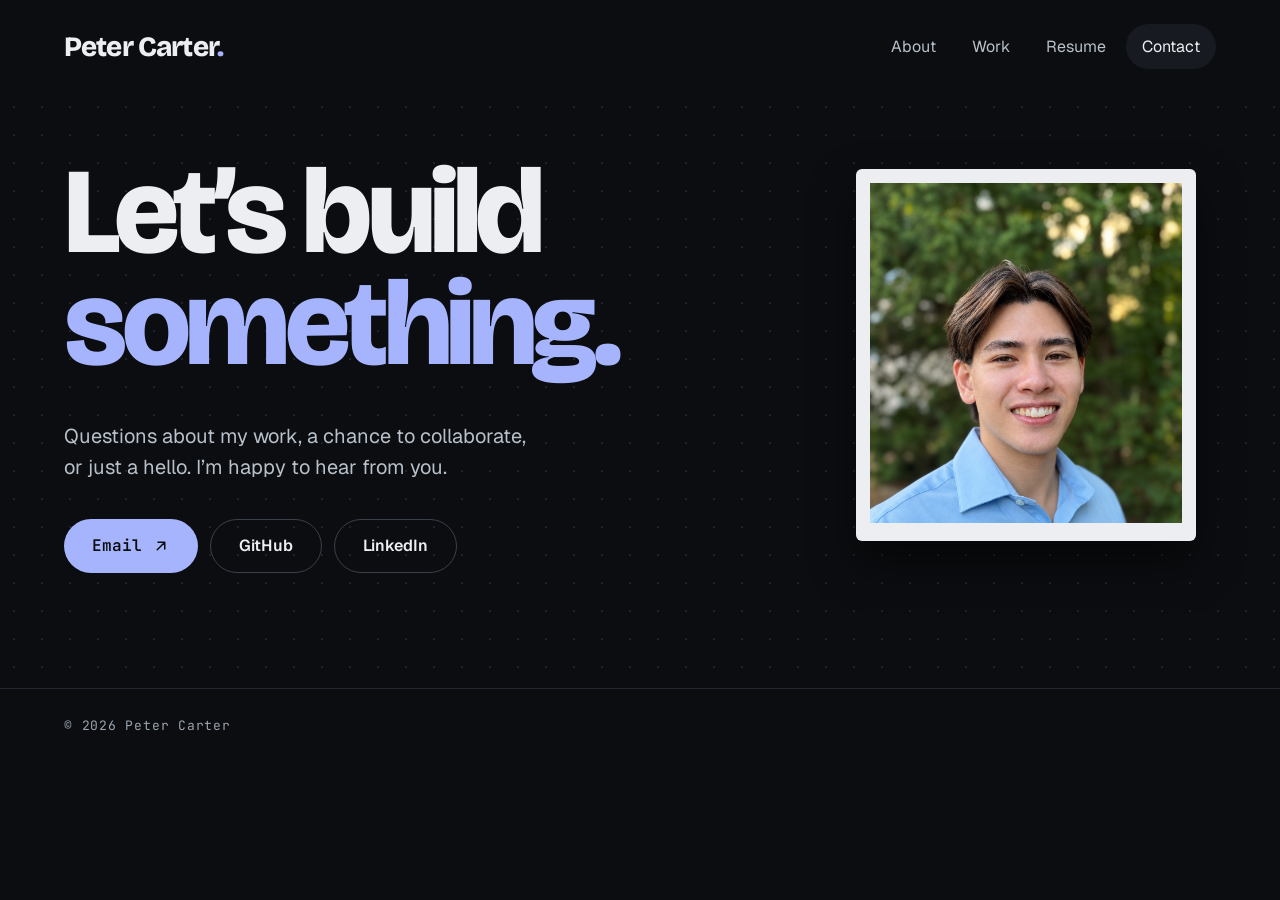
<file: contact.html>
<!DOCTYPE html>
<html lang="en">
<head>
<meta charset="utf-8">
<meta name="viewport" content="width=device-width, initial-scale=1">
<title>Peter — Contact</title>
<link rel="preconnect" href="https://fonts.googleapis.com">
<link rel="preconnect" href="https://fonts.gstatic.com" crossorigin>
<link href="https://fonts.googleapis.com/css2?family=Bricolage+Grotesque:wght@500..800&family=Caveat:wght@400..700&family=Geist:wght@400..700&family=JetBrains+Mono:wght@400..700&display=swap" rel="stylesheet">
<link rel="stylesheet" href="styles.css">
<style>
@media (prefers-reduced-motion:reduce){.quip{animation:none}.quip:first-child{opacity:1}}
@media (prefers-reduced-motion:reduce){.pulse,.rise,.rise2,.rise3{animation:none}.polaroid,.btn{transition:none}}
</style>
</head>
<body>
<div class="root" style="--accent: #A5B4FC; background: #0B0D10; color: #ECEEF1; font-family: 'Geist', system-ui, sans-serif; overflow-x: hidden">

  <header style="max-width: 1440px; margin: 0 auto; box-sizing: border-box; padding: 24px clamp(20px, 5vw, 80px); display: flex; flex-wrap: wrap; align-items: center; justify-content: space-between; gap: 12px 32px">
    <a href="index.html" style="font-family: 'Bricolage Grotesque', system-ui, sans-serif; font-weight: 800; font-size: 28px; letter-spacing: -0.03em; text-decoration: none; color: #ECEEF1">Peter Carter<span style="color: var(--accent)">.</span></a>
    <nav style="display: flex; flex-wrap: wrap; align-items: center; gap: 4px">
      <a class="navlink" href="about.html">About</a>
      <a class="navlink" href="work.html">Work</a>
      <a class="navlink" href="resume.html">Resume</a>
      <a class="navlink" href="contact.html" aria-current="page">Contact</a>
    </nav>
  </header>

  <section class="dots">
    <div style="max-width: 1440px; margin: 0 auto; box-sizing: border-box; padding: clamp(32px, 5vw, 72px) clamp(20px, 5vw, 80px) clamp(72px, 9vw, 128px); display: flex; flex-wrap: wrap; align-items: center; justify-content: space-between; gap: 56px 64px">

      <div style="flex: 1 1 560px; min-width: 0">
        <h1 style="margin: 0; font-family: 'Bricolage Grotesque', system-ui, sans-serif; font-weight: 800; font-size: clamp(56px, 9.5vw, 144px); line-height: 0.92; letter-spacing: -0.045em">
          <span class="rise" style="display: block">Let’s build</span>
          <span class="rise2" style="display: block; color: var(--accent)">something.</span>
        </h1>
        <p class="rise3" style="margin: 40px 0 0; max-width: 480px; font-size: 20px; line-height: 1.55; color: #B8C0CA; text-wrap: pretty">Questions about my work, a chance to collaborate, or just a hello. I’m happy to hear from you.</p>
        <div class="rise3" style="margin-top: 36px; display: flex; flex-wrap: wrap; gap: 12px">
          <a class="btn btn-primary" href="mailto:pdcarter726@hotmail.com" style="font-family: 'JetBrains Mono', ui-monospace, monospace">
            Email
            <svg width="18" height="18" viewBox="0 0 24 24" fill="none" stroke="currentColor" stroke-width="2" stroke-linecap="round" stroke-linejoin="round" aria-hidden="true"><path d="M7 17L17 7M8 7h9v9"></path></svg>
          </a>
          <a class="btn btn-ghost" href="https://github.com/pdcarter726" target="_blank" rel="noopener noreferrer">GitHub</a>
          <a class="btn btn-ghost" href="https://linkedin.com/in/pdcarter726" target="_blank" rel="noopener noreferrer">LinkedIn</a>
        </div>
      </div>

      <div class="rise3" style="flex: 0 1 340px; position: relative; padding: 0 20px 20px 0">
        <div class="polaroid" style="rotate: 0deg; padding: 14px 14px 18px">
          <img src="images/headshot.PNG" alt="Portrait of Peter Carter" style="display: block; width: 100%; height: 340px; object-fit: cover; object-position: center top">        </div>
      </div>

    </div>
  </section>

  <footer style="border-top: 1px solid #232830">
    <div style="max-width: 1440px; margin: 0 auto; box-sizing: border-box; padding: 28px clamp(20px, 5vw, 80px); display: flex; flex-wrap: wrap; justify-content: space-between; gap: 12px 32px; font-family: 'JetBrains Mono', ui-monospace, monospace; font-size: 13px; letter-spacing: 0.06em; color: #9BA4AF">
      <span>© 2026 Peter Carter</span>
      <div class="quips" style="text-align: right">
        <span class="quip" style="animation-delay: 0s">Built with too many hover effects</span>
        <span class="quip" style="animation-delay: 4s">Works on my machine</span>
        <span class="quip" style="animation-delay: 8s">git commit -m "final final v2"</span>
        <span class="quip" style="animation-delay: 12s">Compiled with mild optimism</span>
        <span class="quip" style="animation-delay: 16s">Tabs vs spaces: yes</span>
        <span class="quip" style="animation-delay: 20s">Not a bug, a feature</span>
        <span class="quip" style="animation-delay: 24s">Zero TODOs left (okay, three)</span>
        <span class="quip" style="animation-delay: 28s">Centered a div on the first try</span>
        <span class="quip" style="animation-delay: 32s">Powered by questionable caffeine</span>
        <span class="quip" style="animation-delay: 36s">Ship it.</span>
      </div>
    </div>
  </footer>

</div>
</body>
</html>
</file>
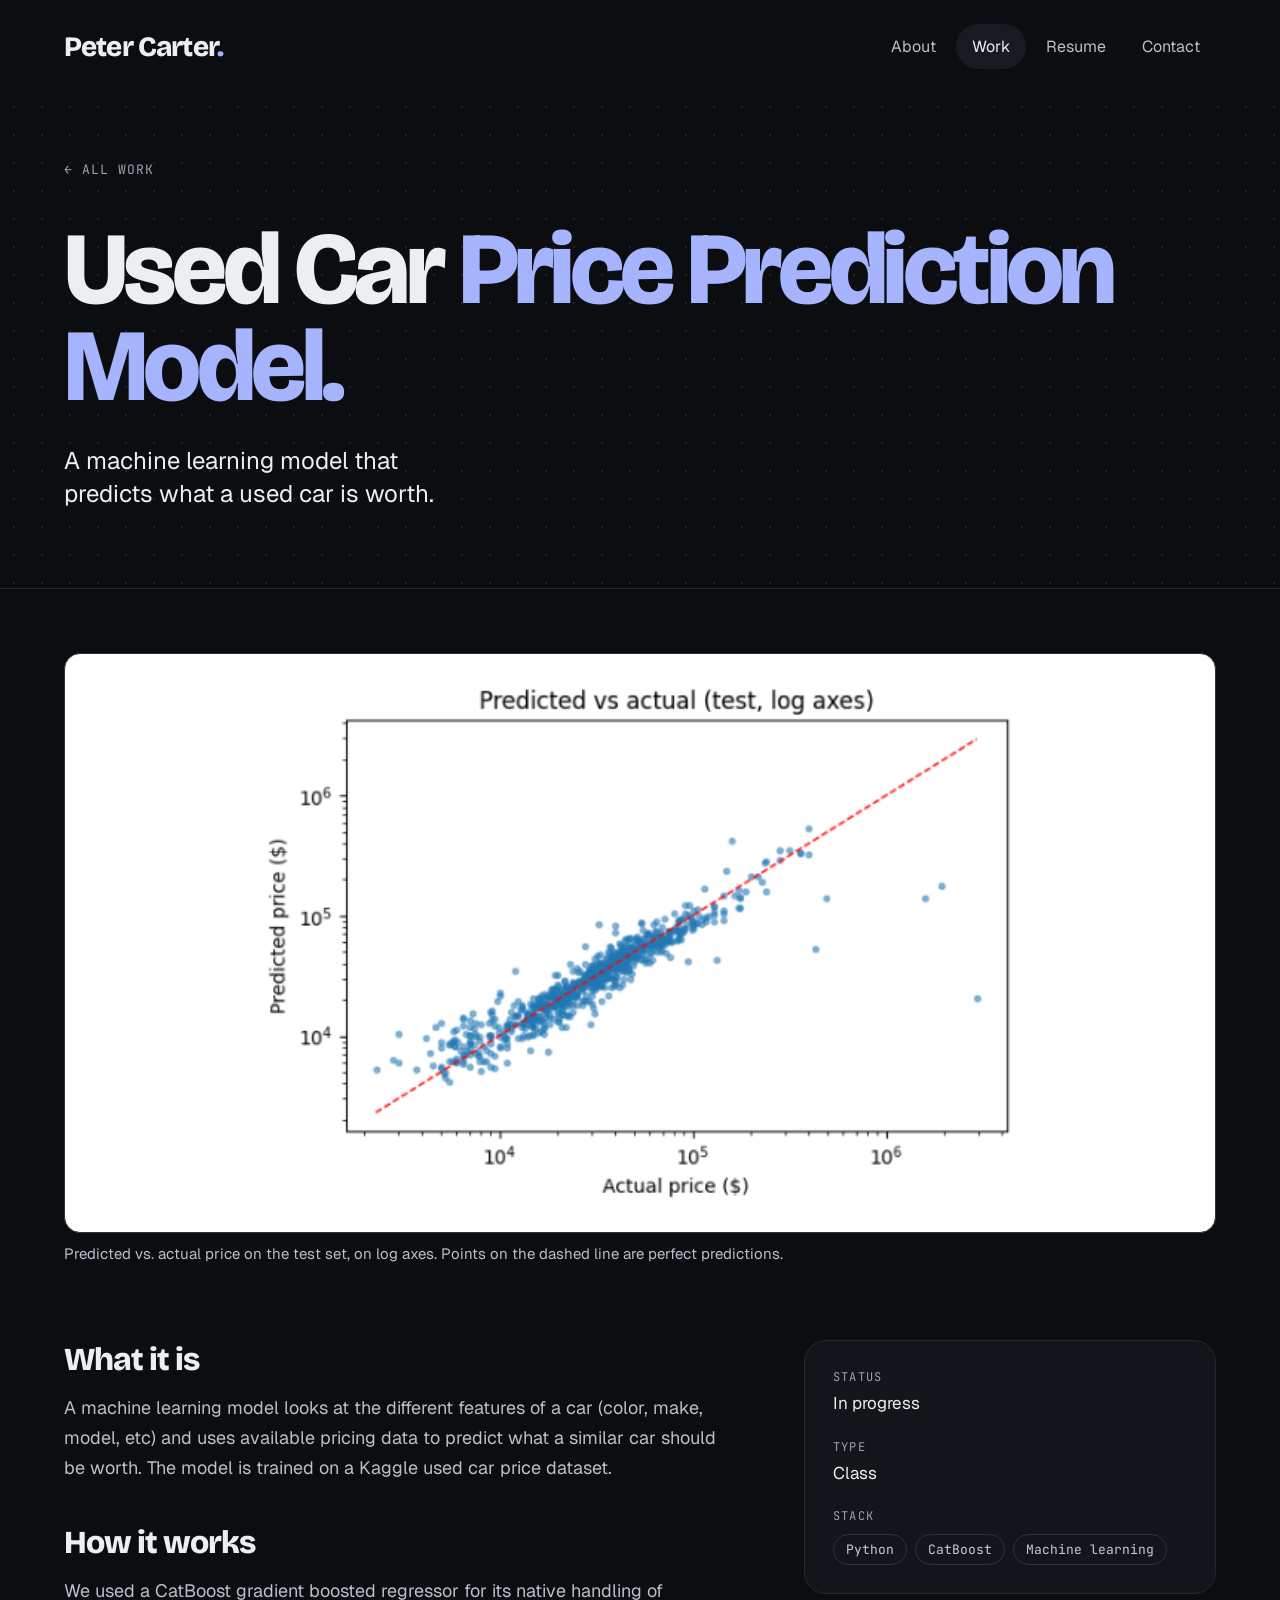
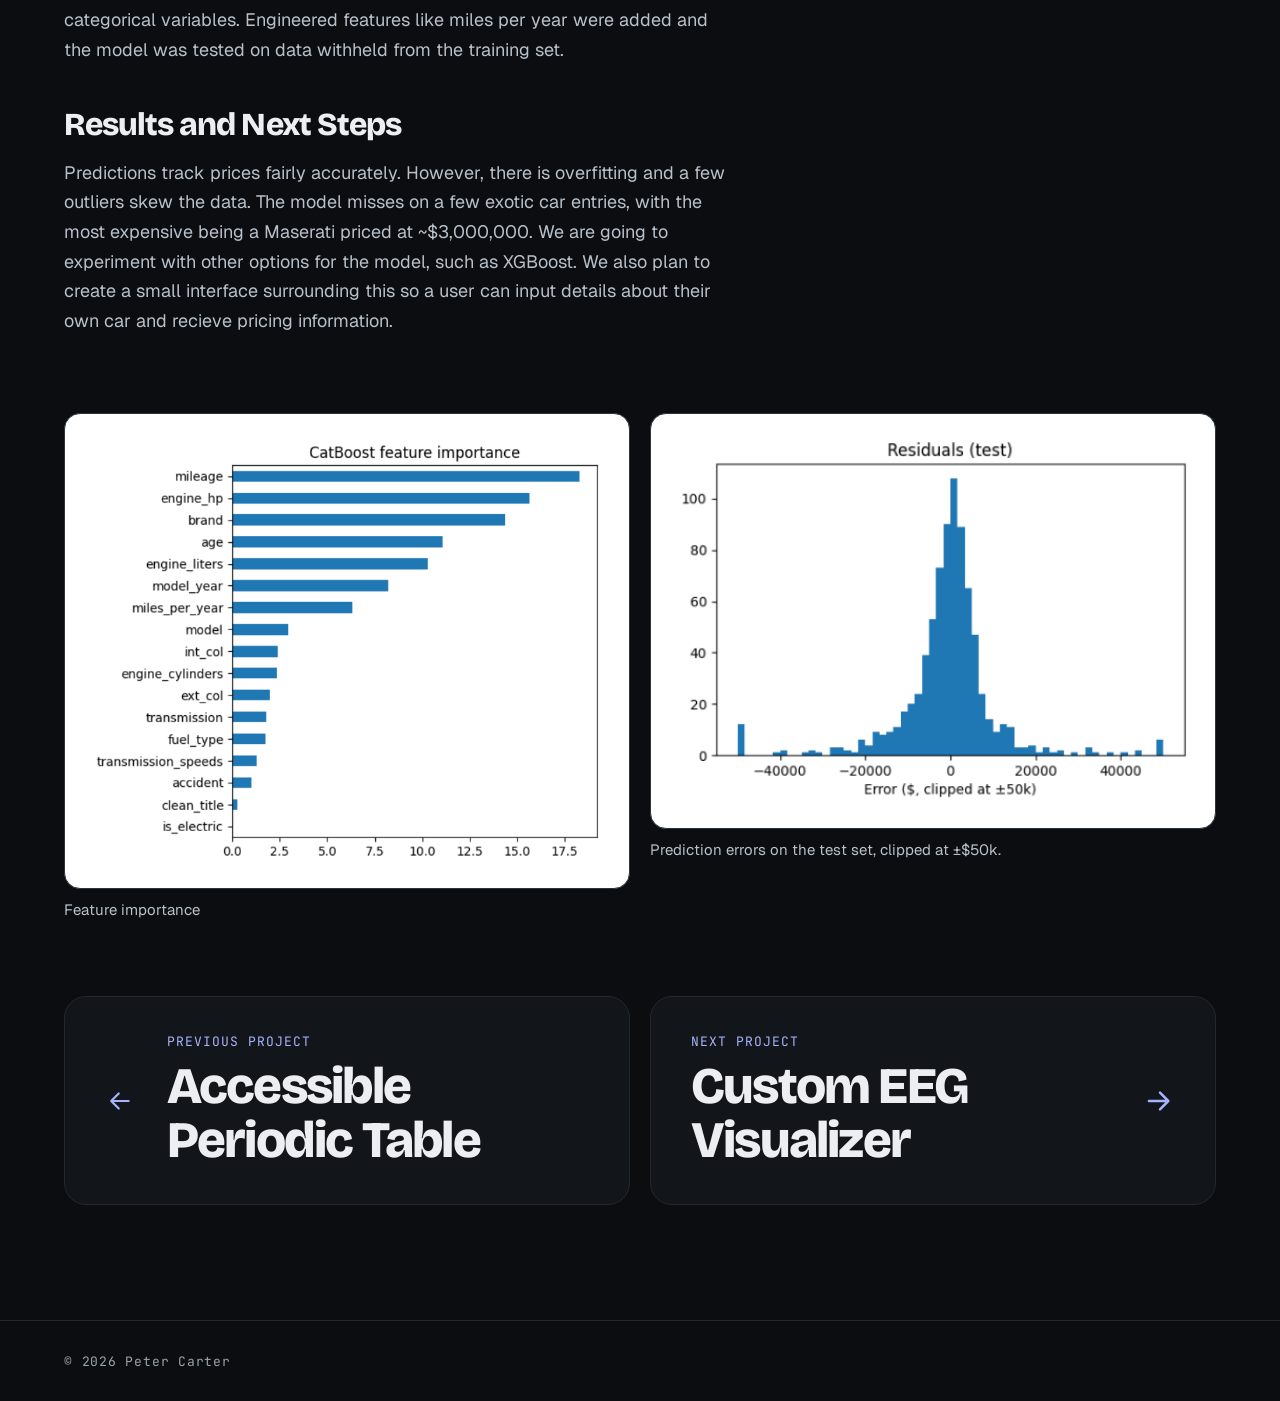
<file: project-car-prices.html>
<!DOCTYPE html>
<html lang="en">
<head>
<meta charset="utf-8">
<meta name="viewport" content="width=device-width, initial-scale=1">
<title>Peter Carter — Used Car Price Prediction Model</title>
<link rel="preconnect" href="https://fonts.googleapis.com">
<link rel="preconnect" href="https://fonts.gstatic.com" crossorigin>
<link href="https://fonts.googleapis.com/css2?family=Bricolage+Grotesque:wght@500..800&family=Caveat:wght@400..700&family=Geist:wght@400..700&family=JetBrains+Mono:wght@400..700&display=swap" rel="stylesheet">
<link rel="stylesheet" href="styles.css">
<style>
.btn{display:inline-flex;align-items:center;gap:10px;min-height:52px;padding:0 26px;border-radius:999px;text-decoration:none;font-weight:600;font-size:16px;transition:transform .2s,border-color .2s}
.back{position:relative;z-index:5;padding:6px 20px 6px 0;display:inline-flex;align-items:center;gap:8px;min-height:44px;font-family:'JetBrains Mono',ui-monospace,monospace;font-size:13px;letter-spacing:.08em;text-transform:uppercase;color:#9BA4AF;text-decoration:none;transition:color .2s}
.back:hover{color:var(--accent)}
.tile{display:flex;text-decoration:none;color:inherit}
.tile:hover .arr{transform:translateX(8px)}
.chip{font-family:'JetBrains Mono',ui-monospace,monospace;font-size:13px;color:#C5CCD5;border:1px solid #2C333C;border-radius:999px;padding:6px 12px}
@media (max-width:720px){.card{padding:26px !important}}
@media (prefers-reduced-motion:reduce){.rise,.rise2,.rise3{animation:none}.quip{animation:none}.quip:first-child{opacity:1}.card,.btn,.arr{transition:none}}
</style>
</head>
<body>
<div class="root" style="--accent: #A5B4FC; background: #0B0D10; color: #ECEEF1; font-family: 'Geist', system-ui, sans-serif; overflow-x: hidden">

  <header style="max-width: 1440px; margin: 0 auto; box-sizing: border-box; padding: 24px clamp(20px, 5vw, 80px); display: flex; flex-wrap: wrap; align-items: center; justify-content: space-between; gap: 12px 32px">
    <a href="index.html" style="font-family: 'Bricolage Grotesque', system-ui, sans-serif; font-weight: 800; font-size: 28px; letter-spacing: -0.03em; text-decoration: none; color: #ECEEF1">Peter Carter<span style="color: var(--accent)">.</span></a>
    <nav style="display: flex; flex-wrap: wrap; align-items: center; gap: 4px">
      <a class="navlink" href="about.html">About</a>
      <a class="navlink" href="work.html" aria-current="page">Work</a>
      <a class="navlink" href="resume.html">Resume</a>
      <a class="navlink" href="contact.html">Contact</a>
    </nav>
  </header>

  <section class="dots" style="border-bottom: 1px solid #232830">
    <div style="max-width: 1440px; margin: 0 auto; box-sizing: border-box; padding: clamp(24px, 4vw, 48px) clamp(20px, 5vw, 80px) clamp(40px, 6vw, 80px)">
      <a class="back" href="work.html">← All work</a>
      <h1 class="rise2" style="margin: 24px 0 0; font-family: 'Bricolage Grotesque', system-ui, sans-serif; font-weight: 800; font-size: clamp(48px, 8vw, 120px); line-height: 0.95; letter-spacing: -0.045em">Used Car <span style="color: var(--accent)">Price Prediction Model.</span></h1>
      <div class="rise3" style="margin-top: 28px; display: flex; flex-wrap: wrap; align-items: center; justify-content: space-between; gap: 24px 48px">
        <p style="margin: 0; max-width: 600px; font-size: 24px; line-height: 1.4; color: #ECEEF1; text-wrap: balance">A machine learning model that predicts what a used car is worth.</p>
      </div>
    </div>
  </section>

  <section style="max-width: 1440px; margin: 0 auto; box-sizing: border-box; padding: clamp(40px, 5vw, 72px) clamp(20px, 5vw, 80px) 0">
    <figure style="margin: 0">
        <div style="background: #fff; border: 1px solid #2C333C; border-radius: 16px; padding: clamp(12px, 2vw, 28px); box-sizing: border-box"><img src="images/car-price-prediction/predicted_prices_chart.png" alt="Predicted versus actual used car prices on the test set" style="display: block; width: 100%; max-width: 760px; height: auto; margin: 0 auto"></div>
        <figcaption style="font-size: 15px; line-height: 1.4; color: #B8C0CA; margin-top: 10px">Predicted vs. actual price on the test set, on log axes. Points on the dashed line are perfect predictions.</figcaption>
      </figure>
  </section>

  <section style="max-width: 1440px; margin: 0 auto; box-sizing: border-box; padding: clamp(48px, 6vw, 88px) clamp(20px, 5vw, 80px) 0; display: flex; flex-wrap: wrap; gap: 48px 72px; align-items: flex-start">

    <div style="flex: 2 1 520px; min-width: 0; display: flex; flex-direction: column; gap: 40px">
      <div>
        <h2 style="margin: 0 0 14px; font-family: 'Bricolage Grotesque', system-ui, sans-serif; font-weight: 800; font-size: 32px; letter-spacing: -0.03em">What it is</h2>
        <p style="margin: 0; font-size: 18px; line-height: 1.65; color: #B8C0CA; text-wrap: pretty">A machine learning model looks at the different features of a car (color, make, model, etc) and uses available pricing data to predict what a similar car should be worth. The model is trained on a Kaggle used car price dataset. </p>
      </div>
      <div>
        <h2 style="margin: 0 0 14px; font-family: 'Bricolage Grotesque', system-ui, sans-serif; font-weight: 800; font-size: 32px; letter-spacing: -0.03em">How it works</h2>
        <p style="margin: 0; font-size: 18px; line-height: 1.65; color: #B8C0CA; text-wrap: pretty">We used a CatBoost gradient boosted regressor for its native handling of categorical variables. Engineered features like miles per year were added and the model was tested on data withheld from the training set. </p>
      </div>
      <div>
        <h2 style="margin: 0 0 14px; font-family: 'Bricolage Grotesque', system-ui, sans-serif; font-weight: 800; font-size: 32px; letter-spacing: -0.03em">Results and Next Steps</h2>
        <p style="margin: 0; font-size: 18px; line-height: 1.65; color: #B8C0CA; text-wrap: pretty">Predictions track prices fairly accurately. However, there is overfitting and a few outliers skew the data. The model misses on a few exotic car entries, with the most expensive being a Maserati priced at ~$3,000,000. We are going to experiment with other options for the model, such as XGBoost. We also plan to create a small interface surrounding this so a user can input details about their own car and recieve pricing information.  </p>
      </div>
    </div>

    <aside class="card" style="flex: 1 1 280px; padding: 28px; display: flex; flex-direction: column; gap: 22px">
      <div>
        <div style="font-family: 'JetBrains Mono', ui-monospace, monospace; font-size: 12px; letter-spacing: 0.1em; text-transform: uppercase; color: #9BA4AF; margin-bottom: 6px">Status</div>
        <div style="font-size: 17px; line-height: 1.5">In progress</div>
      </div>
      <div>
        <div style="font-family: 'JetBrains Mono', ui-monospace, monospace; font-size: 12px; letter-spacing: 0.1em; text-transform: uppercase; color: #9BA4AF; margin-bottom: 6px">Type</div>
        <div style="font-size: 17px; line-height: 1.5">Class</div>
      </div>
      <div>
        <div style="font-family: 'JetBrains Mono', ui-monospace, monospace; font-size: 12px; letter-spacing: 0.1em; text-transform: uppercase; color: #9BA4AF; margin-bottom: 10px">Stack</div>
        <div style="display: flex; flex-wrap: wrap; gap: 8px">
          <span class="chip">Python</span><span class="chip">CatBoost</span><span class="chip">Machine learning</span>
        </div>
      </div>
    </aside>

  </section>

  <section style="max-width: 1440px; margin: 0 auto; box-sizing: border-box; padding: clamp(48px, 6vw, 88px) clamp(20px, 5vw, 80px) 0">
    <div style="display: grid; grid-template-columns: repeat(auto-fit, minmax(min(360px, 100%), 1fr)); gap: 20px">
      <figure style="margin: 0">
        <div style="background: #fff; border: 1px solid #2C333C; border-radius: 16px; padding: clamp(12px, 2vw, 28px); box-sizing: border-box"><img src="images/car-price-prediction/feature_importance.png" alt="CatBoost feature importance" style="display: block; width: 100%; max-width: 560px; height: auto; margin: 0 auto"></div>
        <figcaption style="font-size: 15px; line-height: 1.4; color: #B8C0CA; margin-top: 10px">Feature importance</figcaption>
      </figure>
      <figure style="margin: 0">
        <div style="background: #fff; border: 1px solid #2C333C; border-radius: 16px; padding: clamp(12px, 2vw, 28px); box-sizing: border-box"><img src="images/car-price-prediction/residuals.png" alt="Distribution of prediction errors on the test set" style="display: block; width: 100%; max-width: 560px; height: auto; margin: 0 auto"></div>
        <figcaption style="font-size: 15px; line-height: 1.4; color: #B8C0CA; margin-top: 10px">Prediction errors on the test set, clipped at ±$50k.</figcaption>
      </figure>
    </div>
  </section>

  <section style="max-width: 1440px; margin: 0 auto; box-sizing: border-box; padding: clamp(48px, 6vw, 88px) clamp(20px, 5vw, 80px) clamp(72px, 9vw, 128px)">
    <div style="display: flex; flex-wrap: wrap; gap: 20px">
    <a class="card tile" href="project-periodic-table.html" style="flex: 1 1 380px; padding: 36px 40px; align-items: center; justify-content: flex-start; flex-direction: row; gap: 16px 32px">
      <svg class="arr arr-prev" width="40" height="40" viewBox="0 0 24 24" fill="none" stroke="var(--accent)" stroke-width="1.8" stroke-linecap="round" stroke-linejoin="round" aria-hidden="true"><path d="M19 12H5M11 6l-6 6 6 6"></path></svg><div><div style="font-family: 'JetBrains Mono', ui-monospace, monospace; font-size: 13px; letter-spacing: 0.08em; text-transform: uppercase; color: var(--accent)">Previous project</div><div style="margin-top: 10px; font-family: 'Bricolage Grotesque', system-ui, sans-serif; font-weight: 800; font-size: clamp(30px, 4vw, 52px); letter-spacing: -0.035em; line-height: 1.05">Accessible Periodic Table</div></div>
    </a>
    <a class="card tile" href="project-eeg-visualizer.html" style="flex: 1 1 380px; padding: 36px 40px; align-items: center; justify-content: space-between; flex-direction: row; gap: 16px 32px">
      <div><div style="font-family: 'JetBrains Mono', ui-monospace, monospace; font-size: 13px; letter-spacing: 0.08em; text-transform: uppercase; color: var(--accent)">Next project</div><div style="margin-top: 10px; font-family: 'Bricolage Grotesque', system-ui, sans-serif; font-weight: 800; font-size: clamp(30px, 4vw, 52px); letter-spacing: -0.035em; line-height: 1.05">Custom EEG Visualizer</div></div><svg class="arr" width="40" height="40" viewBox="0 0 24 24" fill="none" stroke="var(--accent)" stroke-width="1.8" stroke-linecap="round" stroke-linejoin="round" aria-hidden="true"><path d="M5 12h14M13 6l6 6-6 6"></path></svg>
    </a>
    </div>
  </section>

  <footer style="border-top: 1px solid #232830">
    <div style="max-width: 1440px; margin: 0 auto; box-sizing: border-box; padding: 28px clamp(20px, 5vw, 80px); display: flex; flex-wrap: wrap; align-items: center; justify-content: space-between; gap: 12px 32px; font-family: 'JetBrains Mono', ui-monospace, monospace; font-size: 13px; letter-spacing: 0.06em; color: #9BA4AF">
      <span>© 2026 Peter Carter</span>
      <div class="quips" style="text-align: right">
        <span class="quip" style="animation-delay: 0s">Built with too many hover effects</span>
        <span class="quip" style="animation-delay: 4s">Works on my machine</span>
        <span class="quip" style="animation-delay: 8s">git commit -m "final final v2"</span>
        <span class="quip" style="animation-delay: 12s">Compiled with mild optimism</span>
        <span class="quip" style="animation-delay: 16s">Tabs vs spaces: yes</span>
        <span class="quip" style="animation-delay: 20s">Not a bug, a feature</span>
        <span class="quip" style="animation-delay: 24s">Zero TODOs left (okay, three)</span>
        <span class="quip" style="animation-delay: 28s">Centered a div on the first try</span>
        <span class="quip" style="animation-delay: 32s">Powered by questionable caffeine</span>
        <span class="quip" style="animation-delay: 36s">Ship it.</span>
      </div>
    </div>
  </footer>

</div>
</body>
</html>
</file>
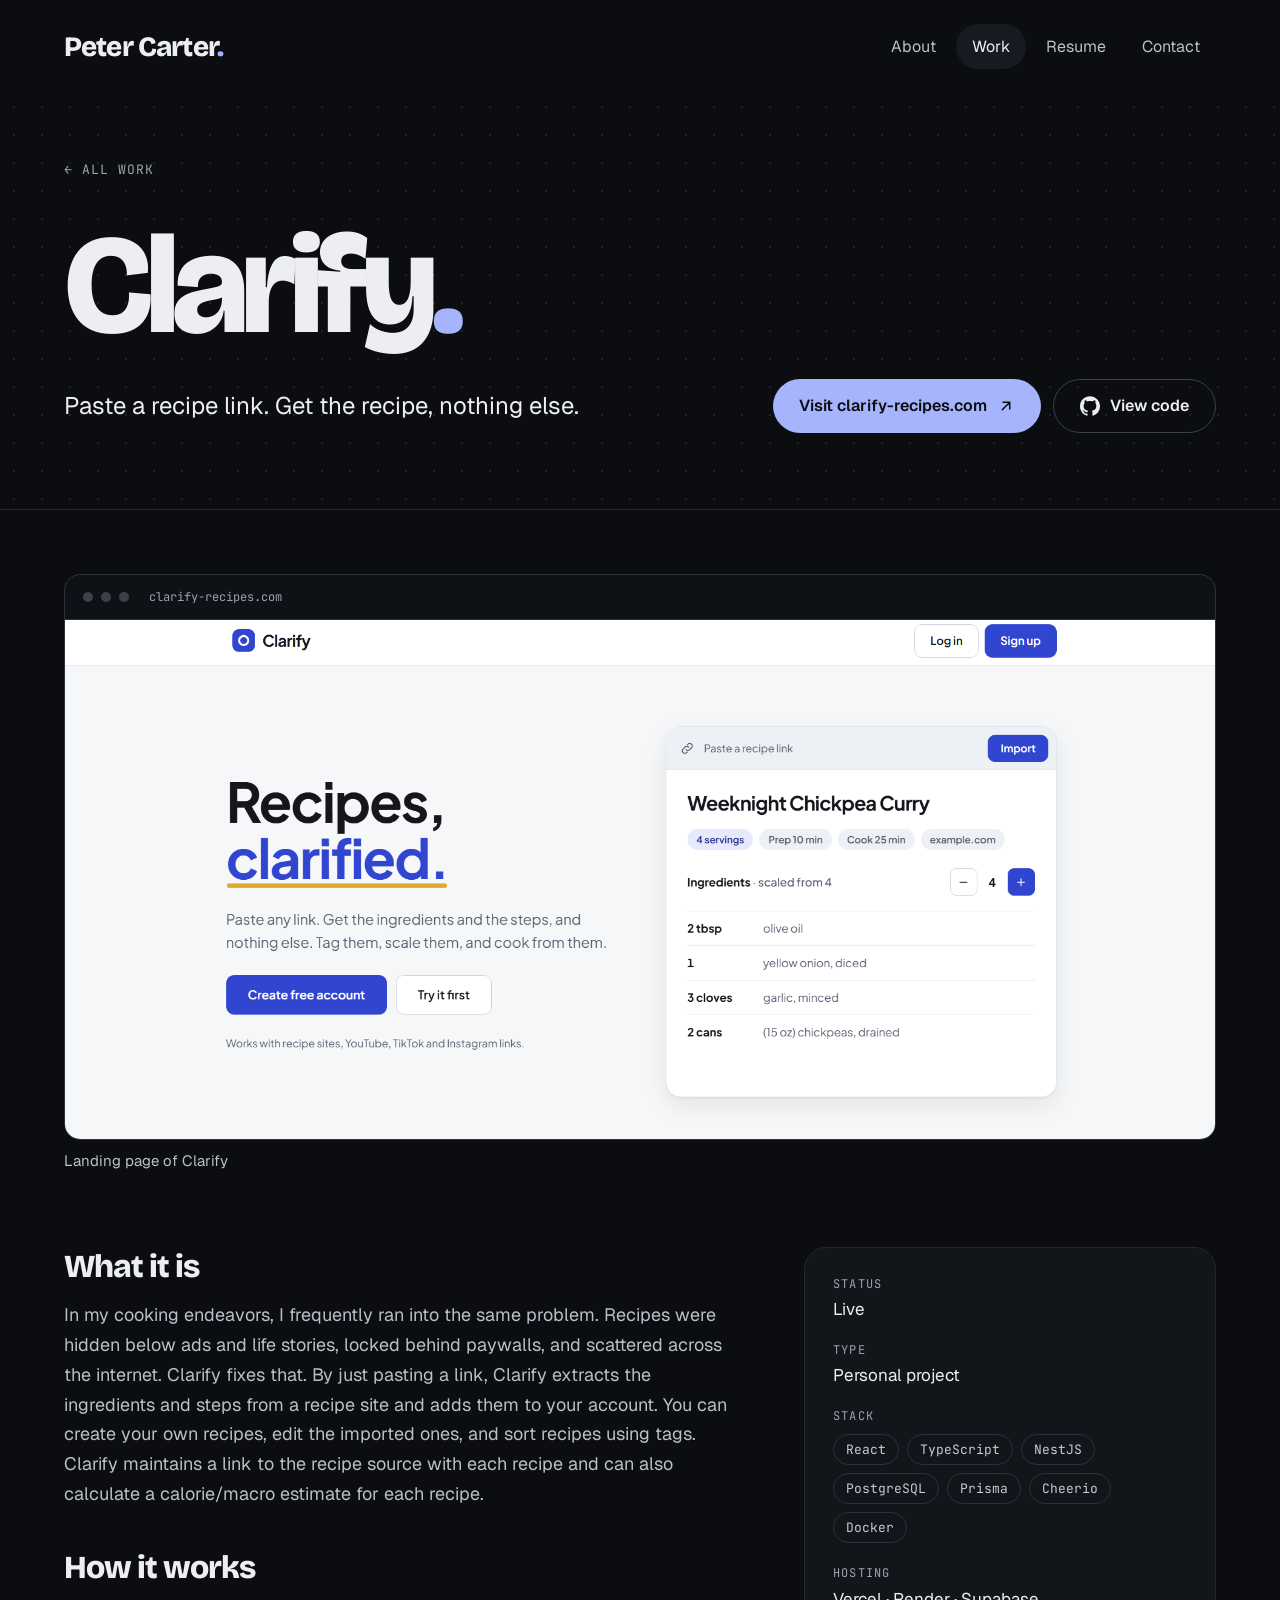
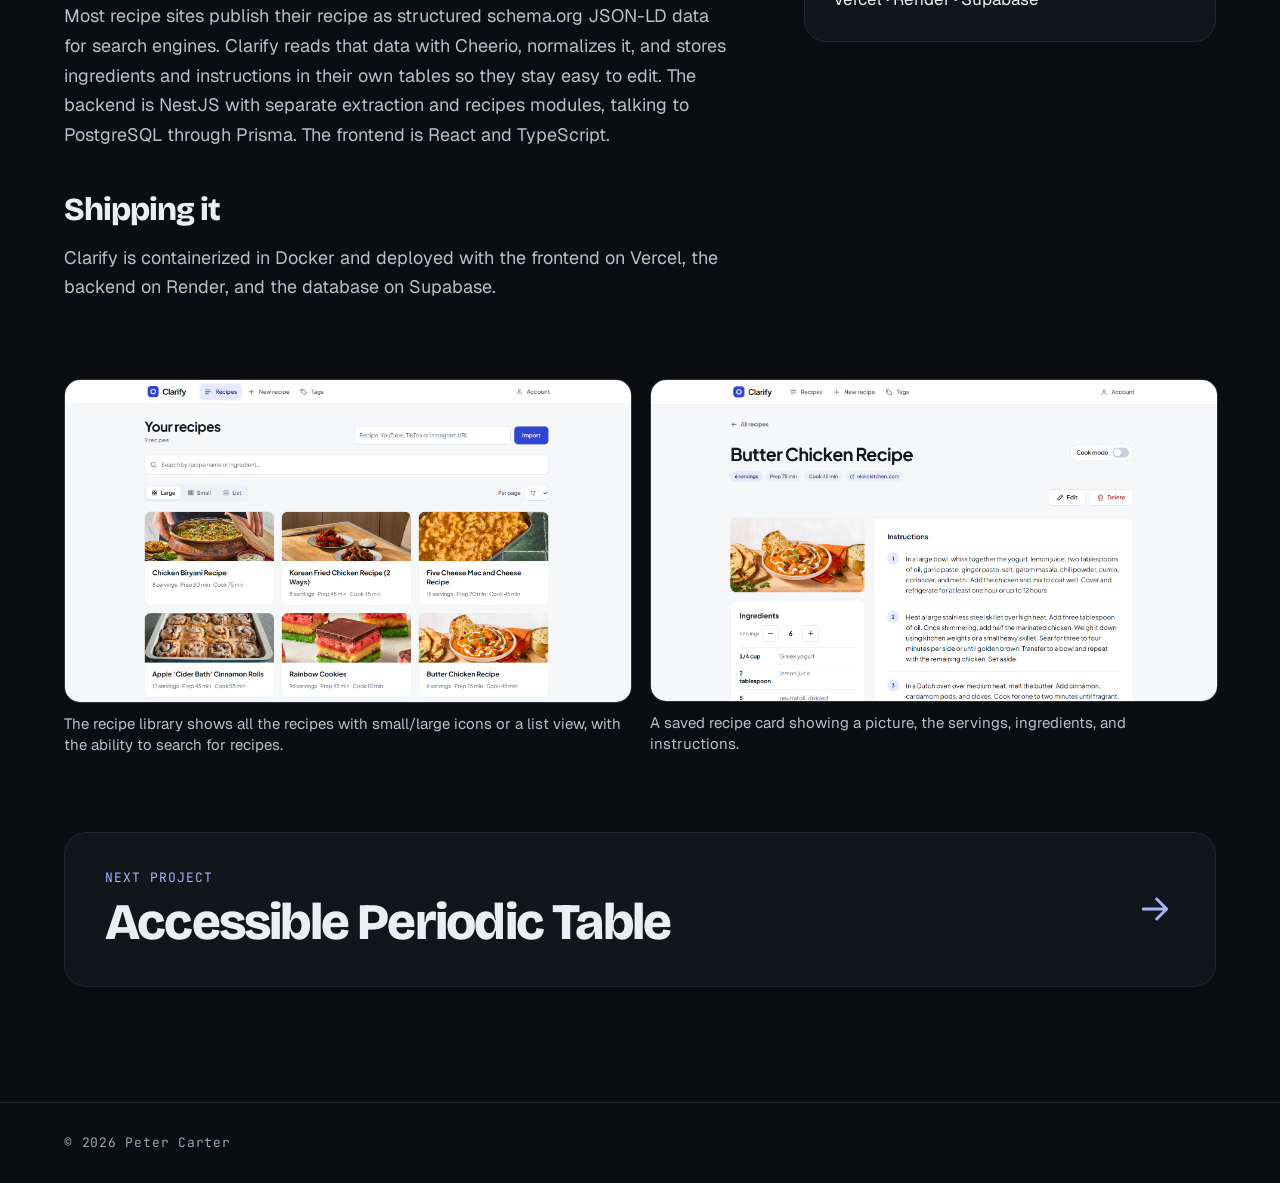
<file: project-clarify.html>
<!DOCTYPE html>
<html lang="en">
<head>
<meta charset="utf-8">
<meta name="viewport" content="width=device-width, initial-scale=1">
<title>Peter Carter — Clarify</title>
<link rel="preconnect" href="https://fonts.googleapis.com">
<link rel="preconnect" href="https://fonts.gstatic.com" crossorigin>
<link href="https://fonts.googleapis.com/css2?family=Bricolage+Grotesque:wght@500..800&family=Caveat:wght@400..700&family=Geist:wght@400..700&family=JetBrains+Mono:wght@400..700&display=swap" rel="stylesheet">
<link rel="stylesheet" href="styles.css">
<style>
.btn{display:inline-flex;align-items:center;gap:10px;min-height:52px;padding:0 26px;border-radius:999px;text-decoration:none;font-weight:600;font-size:16px;transition:transform .2s,border-color .2s}
.back{position:relative;z-index:5;padding:6px 20px 6px 0;display:inline-flex;align-items:center;gap:8px;min-height:44px;font-family:'JetBrains Mono',ui-monospace,monospace;font-size:13px;letter-spacing:.08em;text-transform:uppercase;color:#9BA4AF;text-decoration:none;transition:color .2s}
.back:hover{color:var(--accent)}
.tile{display:flex;text-decoration:none;color:inherit}
.tile:hover .arr{transform:translateX(8px)}
.chip{font-family:'JetBrains Mono',ui-monospace,monospace;font-size:13px;color:#C5CCD5;border:1px solid #2C333C;border-radius:999px;padding:6px 12px}
@media (max-width:720px){.card{padding:26px !important}}
@media (prefers-reduced-motion:reduce){.rise,.rise2,.rise3{animation:none}.quip{animation:none}.quip:first-child{opacity:1}.card,.btn,.arr{transition:none}}
</style>
</head>
<body>
<div class="root" style="--accent: #A5B4FC; background: #0B0D10; color: #ECEEF1; font-family: 'Geist', system-ui, sans-serif; overflow-x: hidden">

  <header style="max-width: 1440px; margin: 0 auto; box-sizing: border-box; padding: 24px clamp(20px, 5vw, 80px); display: flex; flex-wrap: wrap; align-items: center; justify-content: space-between; gap: 12px 32px">
    <a href="index.html" style="font-family: 'Bricolage Grotesque', system-ui, sans-serif; font-weight: 800; font-size: 28px; letter-spacing: -0.03em; text-decoration: none; color: #ECEEF1">Peter Carter<span style="color: var(--accent)">.</span></a>
    <nav style="display: flex; flex-wrap: wrap; align-items: center; gap: 4px">
      <a class="navlink" href="about.html">About</a>
      <a class="navlink" href="work.html" aria-current="page">Work</a>
      <a class="navlink" href="resume.html">Resume</a>
      <a class="navlink" href="contact.html">Contact</a>
    </nav>
  </header>

  <section class="dots" style="border-bottom: 1px solid #232830">
    <div style="max-width: 1440px; margin: 0 auto; box-sizing: border-box; padding: clamp(24px, 4vw, 48px) clamp(20px, 5vw, 80px) clamp(40px, 6vw, 80px)">
      <a class="back" href="work.html">← All work</a>
      <h1 class="rise2" style="margin: 24px 0 0; font-family: 'Bricolage Grotesque', system-ui, sans-serif; font-weight: 800; font-size: clamp(64px, 11vw, 168px); line-height: 0.92; letter-spacing: -0.05em">Clarify<span style="color: var(--accent)">.</span></h1>
      <div class="rise3" style="margin-top: 28px; display: flex; flex-wrap: wrap; align-items: center; justify-content: space-between; gap: 24px 48px">
        <p style="margin: 0; max-width: 560px; font-size: 24px; line-height: 1.4; color: #ECEEF1; text-wrap: balance">Paste a recipe link. Get the recipe, nothing else.</p>
        <div style="display: flex; flex-wrap: wrap; gap: 12px">
          <a class="btn btn-primary" href="https://clarify-recipes.com" target="_blank" rel="noopener noreferrer">
            Visit clarify-recipes.com
            <svg width="18" height="18" viewBox="0 0 24 24" fill="none" stroke="currentColor" stroke-width="2" stroke-linecap="round" stroke-linejoin="round" aria-hidden="true"><path d="M7 17L17 7M8 7h9v9"></path></svg>
          </a>
          <a class="btn btn-ghost" href="https://github.com/pdcarter726/clarify" target="_blank" rel="noopener noreferrer">
            <svg width="20" height="20" viewBox="0 0 24 24" fill="currentColor" aria-hidden="true"><path d="M12 .297c-6.63 0-12 5.373-12 12 0 5.303 3.438 9.8 8.205 11.385.6.113.82-.258.82-.577 0-.285-.01-1.04-.015-2.04-3.338.724-4.042-1.61-4.042-1.61C4.422 18.07 3.633 17.7 3.633 17.7c-1.087-.744.084-.729.084-.729 1.205.084 1.838 1.236 1.838 1.236 1.07 1.835 2.809 1.305 3.495.998.108-.776.417-1.305.76-1.605-2.665-.3-5.466-1.332-5.466-5.93 0-1.31.465-2.38 1.235-3.22-.135-.303-.54-1.523.105-3.176 0 0 1.005-.322 3.3 1.23.96-.267 1.98-.399 3-.405 1.02.006 2.04.138 3 .405 2.28-1.552 3.285-1.23 3.285-1.23.645 1.653.24 2.873.12 3.176.765.84 1.23 1.91 1.23 3.22 0 4.61-2.805 5.625-5.475 5.92.42.36.81 1.096.81 2.22 0 1.606-.015 2.896-.015 3.286 0 .315.21.69.825.57C20.565 22.092 24 17.592 24 12.297c0-6.627-5.373-12-12-12"></path></svg>
            View code
          </a>
        </div>
      </div>
    </div>
  </section>

  <section style="max-width: 1440px; margin: 0 auto; box-sizing: border-box; padding: clamp(40px, 5vw, 72px) clamp(20px, 5vw, 80px) 0">
    <figure style="margin: 0">
        <div style="border: 1px solid #2C333C; border-radius: 16px; overflow: hidden; background: #0E1115">
      <div style="display: flex; align-items: center; gap: 8px; padding: 14px 18px; border-bottom: 1px solid #2C333C">
        <span style="width: 10px; height: 10px; border-radius: 50%; background: #3A414B"></span>
        <span style="width: 10px; height: 10px; border-radius: 50%; background: #3A414B"></span>
        <span style="width: 10px; height: 10px; border-radius: 50%; background: #3A414B"></span>
        <span style="margin-left: 12px; font-family: 'JetBrains Mono', ui-monospace, monospace; font-size: 12px; color: #9BA4AF">clarify-recipes.com</span>
      </div>
      <img src="images/clarify/clarify_landingpage.png" alt="Clarify landing page" style="display: block; width: 100%; height: auto">
    </div>
        <figcaption style="font-size: 15px; line-height: 1.4; color: #B8C0CA; margin-top: 10px">Landing page of Clarify</figcaption>
      </figure>
  </section>

  <section style="max-width: 1440px; margin: 0 auto; box-sizing: border-box; padding: clamp(48px, 6vw, 88px) clamp(20px, 5vw, 80px) 0; display: flex; flex-wrap: wrap; gap: 48px 72px; align-items: flex-start">

    <div style="flex: 2 1 520px; min-width: 0; display: flex; flex-direction: column; gap: 40px">
      <div>
        <h2 style="margin: 0 0 14px; font-family: 'Bricolage Grotesque', system-ui, sans-serif; font-weight: 800; font-size: 32px; letter-spacing: -0.03em">What it is</h2>
        <p style="margin: 0; font-size: 18px; line-height: 1.65; color: #B8C0CA; text-wrap: pretty"> In my cooking endeavors, I frequently ran into the same problem. Recipes were hidden below ads and life stories, locked behind paywalls, and scattered across the internet. Clarify fixes that. By just pasting a link, Clarify extracts the ingredients and steps from a recipe site and adds them to your account. You can create your own recipes, edit the imported ones, and sort recipes using tags. Clarify maintains a link to the recipe source with each recipe and can also calculate a calorie/macro estimate for each recipe.</p>
      </div>
      <div>
        <h2 style="margin: 0 0 14px; font-family: 'Bricolage Grotesque', system-ui, sans-serif; font-weight: 800; font-size: 32px; letter-spacing: -0.03em">How it works</h2>
        <p style="margin: 0; font-size: 18px; line-height: 1.65; color: #B8C0CA; text-wrap: pretty">Most recipe sites publish their recipe as structured schema.org JSON-LD data for search engines. Clarify reads that data with Cheerio, normalizes it, and stores ingredients and instructions in their own tables so they stay easy to edit. The backend is NestJS with separate extraction and recipes modules, talking to PostgreSQL through Prisma. The frontend is React and TypeScript.</p>
      </div>
      <div>
        <h2 style="margin: 0 0 14px; font-family: 'Bricolage Grotesque', system-ui, sans-serif; font-weight: 800; font-size: 32px; letter-spacing: -0.03em">Shipping it</h2>
        <p style="margin: 0; font-size: 18px; line-height: 1.65; color: #B8C0CA; text-wrap: pretty">Clarify is containerized in Docker and deployed with the frontend on Vercel, the backend on Render, and the database on Supabase.</p>
      </div>
    </div>

    <aside class="card" style="flex: 1 1 280px; padding: 28px; display: flex; flex-direction: column; gap: 22px">
      <div>
        <div style="font-family: 'JetBrains Mono', ui-monospace, monospace; font-size: 12px; letter-spacing: 0.1em; text-transform: uppercase; color: #9BA4AF; margin-bottom: 6px">Status</div>
        <div style="font-size: 17px">Live</div>
      </div>
      <div>
        <div style="font-family: 'JetBrains Mono', ui-monospace, monospace; font-size: 12px; letter-spacing: 0.1em; text-transform: uppercase; color: #9BA4AF; margin-bottom: 6px">Type</div>
        <div style="font-size: 17px">Personal project</div>
      </div>
      <div>
        <div style="font-family: 'JetBrains Mono', ui-monospace, monospace; font-size: 12px; letter-spacing: 0.1em; text-transform: uppercase; color: #9BA4AF; margin-bottom: 10px">Stack</div>
        <div style="display: flex; flex-wrap: wrap; gap: 8px">
          <span class="chip">React</span><span class="chip">TypeScript</span><span class="chip">NestJS</span><span class="chip">PostgreSQL</span><span class="chip">Prisma</span><span class="chip">Cheerio</span><span class="chip">Docker</span>
        </div>
      </div>
      <div>
        <div style="font-family: 'JetBrains Mono', ui-monospace, monospace; font-size: 12px; letter-spacing: 0.1em; text-transform: uppercase; color: #9BA4AF; margin-bottom: 6px">Hosting</div>
        <div style="font-size: 17px; line-height: 1.5">Vercel · Render · Supabase</div>
      </div>
    </aside>

  </section>

  <section style="max-width: 1440px; margin: 0 auto; box-sizing: border-box; padding: clamp(48px, 6vw, 88px) clamp(20px, 5vw, 80px) 0">
    <div style="display: grid; grid-template-columns: repeat(auto-fit, minmax(min(360px, 100%), 1fr)); gap: 20px">
      <figure style="margin: 0">
        <img src="images/clarify/clarify_recipepage.png" alt="The Clarify recipe library" style="display: block; width: 100%; height: auto; border: 1px solid #2C333C; border-radius: 16px">
        <figcaption style="font-size: 15px; line-height: 1.4; color: #B8C0CA; margin-top: 10px">The recipe library shows all the recipes with small/large icons or a list view, with the ability to search for recipes.</figcaption>
      </figure>
      <figure style="margin: 0">
        <img src="images/clarify/clarify_recipecard.png" alt="A recipe in Clarify" style="display: block; width: 100%; height: auto; border: 1px solid #2C333C; border-radius: 16px">
        <figcaption style="font-size: 15px; line-height: 1.4; color: #B8C0CA; margin-top: 10px">A saved recipe card showing a picture, the servings, ingredients, and instructions.</figcaption>
      </figure>
    </div>
  </section>

  <section style="max-width: 1440px; margin: 0 auto; box-sizing: border-box; padding: clamp(48px, 6vw, 88px) clamp(20px, 5vw, 80px) clamp(72px, 9vw, 128px)">
    <div style="display: flex; flex-wrap: wrap; gap: 20px">
    <a class="card tile" href="project-periodic-table.html" style="flex: 1 1 380px; padding: 36px 40px; align-items: center; justify-content: space-between; flex-direction: row; gap: 16px 32px">
      <div><div style="font-family: 'JetBrains Mono', ui-monospace, monospace; font-size: 13px; letter-spacing: 0.08em; text-transform: uppercase; color: var(--accent)">Next project</div><div style="margin-top: 10px; font-family: 'Bricolage Grotesque', system-ui, sans-serif; font-weight: 800; font-size: clamp(30px, 4vw, 52px); letter-spacing: -0.035em; line-height: 1.05">Accessible Periodic Table</div></div><svg class="arr" width="40" height="40" viewBox="0 0 24 24" fill="none" stroke="var(--accent)" stroke-width="1.8" stroke-linecap="round" stroke-linejoin="round" aria-hidden="true"><path d="M5 12h14M13 6l6 6-6 6"></path></svg>
    </a>
    </div>
  </section>

  <footer style="border-top: 1px solid #232830">
    <div style="max-width: 1440px; margin: 0 auto; box-sizing: border-box; padding: 28px clamp(20px, 5vw, 80px); display: flex; flex-wrap: wrap; align-items: center; justify-content: space-between; gap: 12px 32px; font-family: 'JetBrains Mono', ui-monospace, monospace; font-size: 13px; letter-spacing: 0.06em; color: #9BA4AF">
      <span>© 2026 Peter Carter</span>
      <div class="quips" style="text-align: right">
        <span class="quip" style="animation-delay: 0s">Built with too many hover effects</span>
        <span class="quip" style="animation-delay: 4s">Works on my machine</span>
        <span class="quip" style="animation-delay: 8s">git commit -m "final final v2"</span>
        <span class="quip" style="animation-delay: 12s">Compiled with mild optimism</span>
        <span class="quip" style="animation-delay: 16s">Tabs vs spaces: yes</span>
        <span class="quip" style="animation-delay: 20s">Not a bug, a feature</span>
        <span class="quip" style="animation-delay: 24s">Zero TODOs left (okay, three)</span>
        <span class="quip" style="animation-delay: 28s">Centered a div on the first try</span>
        <span class="quip" style="animation-delay: 32s">Powered by questionable caffeine</span>
        <span class="quip" style="animation-delay: 36s">Ship it.</span>
      </div>
    </div>
  </footer>

</div>
</body>
</html>
</file>
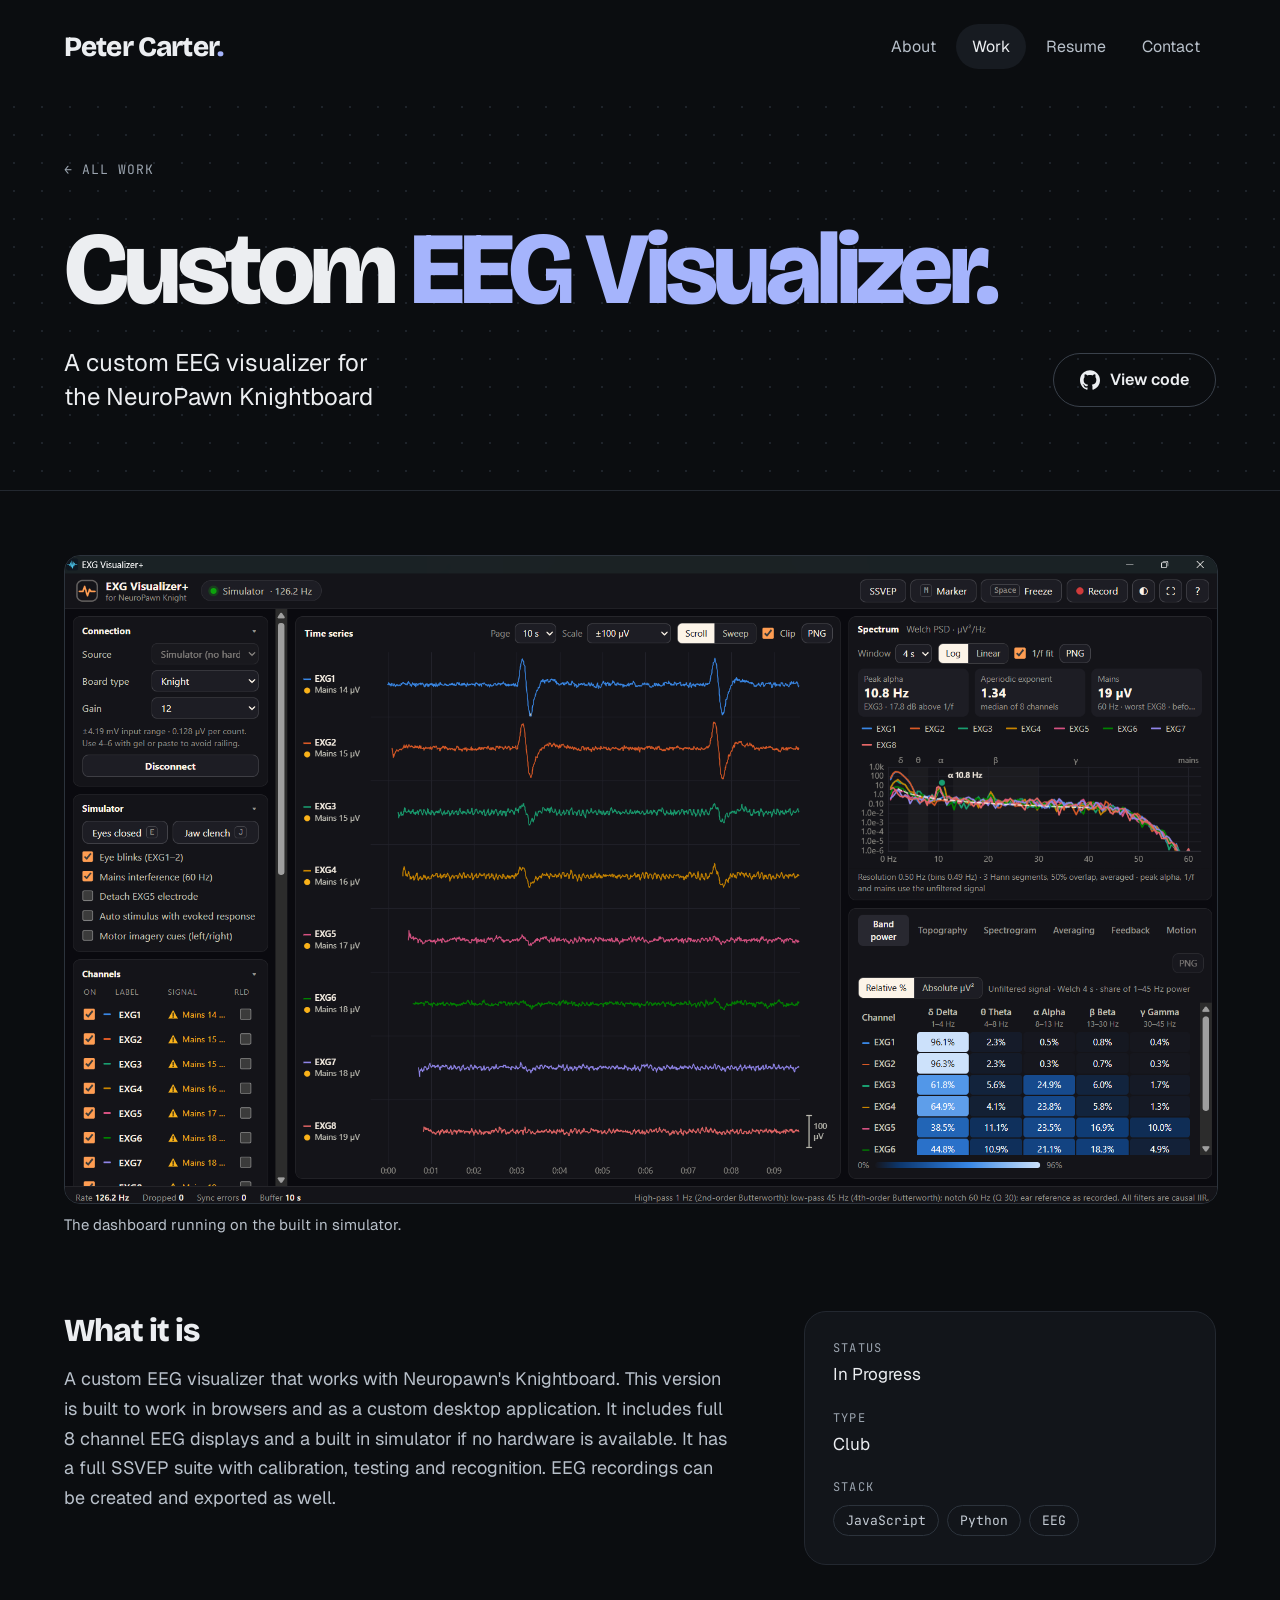
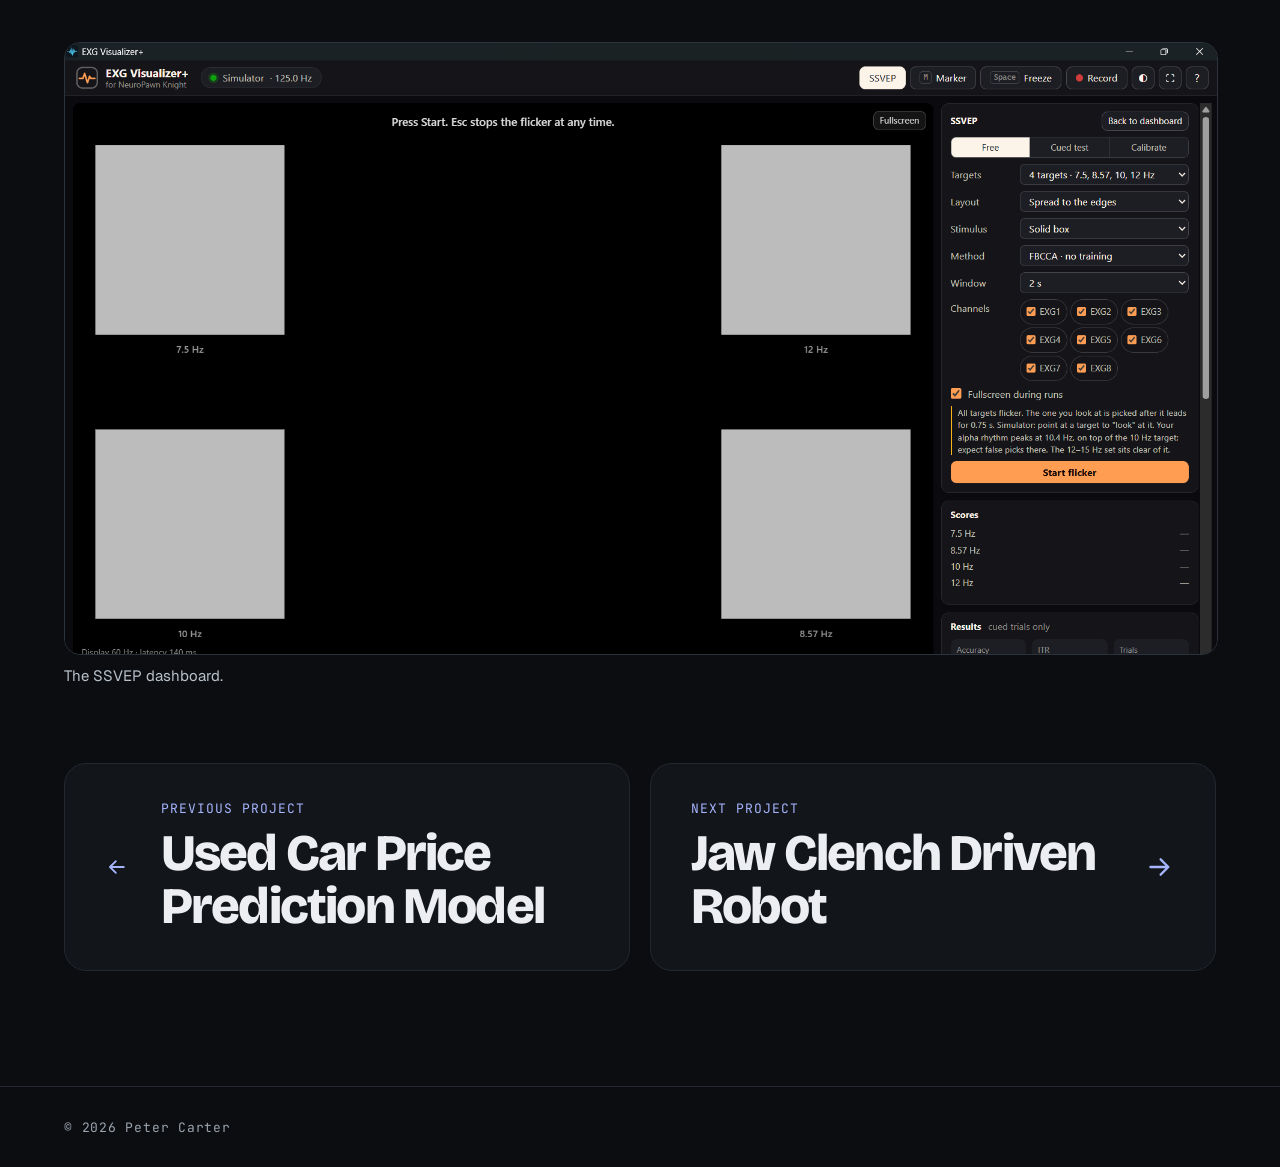
<file: project-eeg-visualizer.html>
<!DOCTYPE html>
<html lang="en">
<head>
<meta charset="utf-8">
<meta name="viewport" content="width=device-width, initial-scale=1">
<title>Peter Carter — Custom EEG Visualizer</title>
<link rel="preconnect" href="https://fonts.googleapis.com">
<link rel="preconnect" href="https://fonts.gstatic.com" crossorigin>
<link href="https://fonts.googleapis.com/css2?family=Bricolage+Grotesque:wght@500..800&family=Caveat:wght@400..700&family=Geist:wght@400..700&family=JetBrains+Mono:wght@400..700&display=swap" rel="stylesheet">
<link rel="stylesheet" href="styles.css">
<style>
.btn{display:inline-flex;align-items:center;gap:10px;min-height:52px;padding:0 26px;border-radius:999px;text-decoration:none;font-weight:600;font-size:16px;transition:transform .2s,border-color .2s}
.back{position:relative;z-index:5;padding:6px 20px 6px 0;display:inline-flex;align-items:center;gap:8px;min-height:44px;font-family:'JetBrains Mono',ui-monospace,monospace;font-size:13px;letter-spacing:.08em;text-transform:uppercase;color:#9BA4AF;text-decoration:none;transition:color .2s}
.back:hover{color:var(--accent)}
.tile{display:flex;text-decoration:none;color:inherit}
.tile:hover .arr{transform:translateX(8px)}
.chip{font-family:'JetBrains Mono',ui-monospace,monospace;font-size:13px;color:#C5CCD5;border:1px solid #2C333C;border-radius:999px;padding:6px 12px}
@media (max-width:720px){.card{padding:26px !important}}
@media (prefers-reduced-motion:reduce){.rise,.rise2,.rise3{animation:none}.quip{animation:none}.quip:first-child{opacity:1}.card,.btn,.arr{transition:none}}
</style>
</head>
<body>
<div class="root" style="--accent: #A5B4FC; background: #0B0D10; color: #ECEEF1; font-family: 'Geist', system-ui, sans-serif; overflow-x: hidden">

  <header style="max-width: 1440px; margin: 0 auto; box-sizing: border-box; padding: 24px clamp(20px, 5vw, 80px); display: flex; flex-wrap: wrap; align-items: center; justify-content: space-between; gap: 12px 32px">
    <a href="index.html" style="font-family: 'Bricolage Grotesque', system-ui, sans-serif; font-weight: 800; font-size: 28px; letter-spacing: -0.03em; text-decoration: none; color: #ECEEF1">Peter Carter<span style="color: var(--accent)">.</span></a>
    <nav style="display: flex; flex-wrap: wrap; align-items: center; gap: 4px">
      <a class="navlink" href="about.html">About</a>
      <a class="navlink" href="work.html" aria-current="page">Work</a>
      <a class="navlink" href="resume.html">Resume</a>
      <a class="navlink" href="contact.html">Contact</a>
    </nav>
  </header>

  <section class="dots" style="border-bottom: 1px solid #232830">
    <div style="max-width: 1440px; margin: 0 auto; box-sizing: border-box; padding: clamp(24px, 4vw, 48px) clamp(20px, 5vw, 80px) clamp(40px, 6vw, 80px)">
      <a class="back" href="work.html">← All work</a>
      <h1 class="rise2" style="margin: 24px 0 0; font-family: 'Bricolage Grotesque', system-ui, sans-serif; font-weight: 800; font-size: clamp(48px, 8vw, 120px); line-height: 0.95; letter-spacing: -0.045em">Custom <span style="color: var(--accent)">EEG Visualizer.</span></h1>
      <div class="rise3" style="margin-top: 28px; display: flex; flex-wrap: wrap; align-items: center; justify-content: space-between; gap: 24px 48px">
        <p style="margin: 0; max-width: 600px; font-size: 24px; line-height: 1.4; color: #ECEEF1; text-wrap: balance">A custom EEG visualizer for the NeuroPawn Knightboard</p>
        <div style="display: flex; flex-wrap: wrap; gap: 12px">
          <a class="btn btn-ghost" href="https://github.com/NCSU-Neurotech/eeg-visualizer" target="_blank" rel="noopener noreferrer">
            <svg width="20" height="20" viewBox="0 0 24 24" fill="currentColor" aria-hidden="true"><path d="M12 .297c-6.63 0-12 5.373-12 12 0 5.303 3.438 9.8 8.205 11.385.6.113.82-.258.82-.577 0-.285-.01-1.04-.015-2.04-3.338.724-4.042-1.61-4.042-1.61C4.422 18.07 3.633 17.7 3.633 17.7c-1.087-.744.084-.729.084-.729 1.205.084 1.838 1.236 1.838 1.236 1.07 1.835 2.809 1.305 3.495.998.108-.776.417-1.305.76-1.605-2.665-.3-5.466-1.332-5.466-5.93 0-1.31.465-2.38 1.235-3.22-.135-.303-.54-1.523.105-3.176 0 0 1.005-.322 3.3 1.23.96-.267 1.98-.399 3-.405 1.02.006 2.04.138 3 .405 2.28-1.552 3.285-1.23 3.285-1.23.645 1.653.24 2.873.12 3.176.765.84 1.23 1.91 1.23 3.22 0 4.61-2.805 5.625-5.475 5.92.42.36.81 1.096.81 2.22 0 1.606-.015 2.896-.015 3.286 0 .315.21.69.825.57C20.565 22.092 24 17.592 24 12.297c0-6.627-5.373-12-12-12"></path></svg>
            View code
          </a>
        </div>
      </div>
    </div>
  </section>

  <section style="max-width: 1440px; margin: 0 auto; box-sizing: border-box; padding: clamp(40px, 5vw, 72px) clamp(20px, 5vw, 80px) 0">
    <figure style="margin: 0">
        <img src="images/eeg-visualizer/visualizer_home.png" alt="The EEG visualizer dashboard" style="display: block; width: 100%; height: auto; border: 1px solid #2C333C; border-radius: 16px">
        <figcaption style="font-size: 15px; line-height: 1.4; color: #B8C0CA; margin-top: 10px">The dashboard running on the built in simulator.</figcaption>
      </figure>
  </section>

  <section style="max-width: 1440px; margin: 0 auto; box-sizing: border-box; padding: clamp(48px, 6vw, 88px) clamp(20px, 5vw, 80px) 0; display: flex; flex-wrap: wrap; gap: 48px 72px; align-items: flex-start">

    <div style="flex: 2 1 520px; min-width: 0; display: flex; flex-direction: column; gap: 40px">
      <div>
        <h2 style="margin: 0 0 14px; font-family: 'Bricolage Grotesque', system-ui, sans-serif; font-weight: 800; font-size: 32px; letter-spacing: -0.03em">What it is</h2>
        <p style="margin: 0; font-size: 18px; line-height: 1.65; color: #B8C0CA; text-wrap: pretty">A custom EEG visualizer that works with Neuropawn's Knightboard. This version is built to work in browsers and as a custom desktop application. It includes full 8 channel EEG displays and a built in simulator if no hardware is available. It has a full SSVEP suite with calibration, testing and recognition. EEG recordings can be created and exported as well. </p>
      </div>
    </div>

    <aside class="card" style="flex: 1 1 280px; padding: 28px; display: flex; flex-direction: column; gap: 22px">
      <div>
        <div style="font-family: 'JetBrains Mono', ui-monospace, monospace; font-size: 12px; letter-spacing: 0.1em; text-transform: uppercase; color: #9BA4AF; margin-bottom: 6px">Status</div>
        <div style="font-size: 17px; line-height: 1.5">In Progress</div>
      </div>
      <div>
        <div style="font-family: 'JetBrains Mono', ui-monospace, monospace; font-size: 12px; letter-spacing: 0.1em; text-transform: uppercase; color: #9BA4AF; margin-bottom: 6px">Type</div>
        <div style="font-size: 17px; line-height: 1.5">Club</div>
      </div>
      <div>
        <div style="font-family: 'JetBrains Mono', ui-monospace, monospace; font-size: 12px; letter-spacing: 0.1em; text-transform: uppercase; color: #9BA4AF; margin-bottom: 10px">Stack</div>
        <div style="display: flex; flex-wrap: wrap; gap: 8px">
          <span class="chip">JavaScript</span><span class="chip">Python</span><span class="chip">EEG</span>
        </div>
      </div>
    </aside>

  </section>

  <section style="max-width: 1440px; margin: 0 auto; box-sizing: border-box; padding: clamp(48px, 6vw, 88px) clamp(20px, 5vw, 80px) 0">
    <div style="display: grid; grid-template-columns: repeat(auto-fit, minmax(min(360px, 100%), 1fr)); gap: 20px">
      <figure style="margin: 0; grid-column: 1 / -1">
        <img src="images/eeg-visualizer/visualizer_ssvep.png" alt="The SSVEP page of the EEG visualizer" style="display: block; width: 100%; height: auto; border: 1px solid #2C333C; border-radius: 16px">
        <figcaption style="font-size: 15px; line-height: 1.4; color: #B8C0CA; margin-top: 10px">The SSVEP dashboard.</figcaption>
      </figure>
    </div>
  </section>

  <section style="max-width: 1440px; margin: 0 auto; box-sizing: border-box; padding: clamp(48px, 6vw, 88px) clamp(20px, 5vw, 80px) clamp(72px, 9vw, 128px)">
    <div style="display: flex; flex-wrap: wrap; gap: 20px">
    <a class="card tile" href="project-car-prices.html" style="flex: 1 1 380px; padding: 36px 40px; align-items: center; justify-content: flex-start; flex-direction: row; gap: 16px 32px">
      <svg class="arr arr-prev" width="40" height="40" viewBox="0 0 24 24" fill="none" stroke="var(--accent)" stroke-width="1.8" stroke-linecap="round" stroke-linejoin="round" aria-hidden="true"><path d="M19 12H5M11 6l-6 6 6 6"></path></svg><div><div style="font-family: 'JetBrains Mono', ui-monospace, monospace; font-size: 13px; letter-spacing: 0.08em; text-transform: uppercase; color: var(--accent)">Previous project</div><div style="margin-top: 10px; font-family: 'Bricolage Grotesque', system-ui, sans-serif; font-weight: 800; font-size: clamp(30px, 4vw, 52px); letter-spacing: -0.035em; line-height: 1.05">Used Car Price Prediction Model</div></div>
    </a>
    <a class="card tile" href="project-jaw-robot.html" style="flex: 1 1 380px; padding: 36px 40px; align-items: center; justify-content: space-between; flex-direction: row; gap: 16px 32px">
      <div><div style="font-family: 'JetBrains Mono', ui-monospace, monospace; font-size: 13px; letter-spacing: 0.08em; text-transform: uppercase; color: var(--accent)">Next project</div><div style="margin-top: 10px; font-family: 'Bricolage Grotesque', system-ui, sans-serif; font-weight: 800; font-size: clamp(30px, 4vw, 52px); letter-spacing: -0.035em; line-height: 1.05">Jaw Clench Driven Robot</div></div><svg class="arr" width="40" height="40" viewBox="0 0 24 24" fill="none" stroke="var(--accent)" stroke-width="1.8" stroke-linecap="round" stroke-linejoin="round" aria-hidden="true"><path d="M5 12h14M13 6l6 6-6 6"></path></svg>
    </a>
    </div>
  </section>

  <footer style="border-top: 1px solid #232830">
    <div style="max-width: 1440px; margin: 0 auto; box-sizing: border-box; padding: 28px clamp(20px, 5vw, 80px); display: flex; flex-wrap: wrap; align-items: center; justify-content: space-between; gap: 12px 32px; font-family: 'JetBrains Mono', ui-monospace, monospace; font-size: 13px; letter-spacing: 0.06em; color: #9BA4AF">
      <span>© 2026 Peter Carter</span>
      <div class="quips" style="text-align: right">
        <span class="quip" style="animation-delay: 0s">Built with too many hover effects</span>
        <span class="quip" style="animation-delay: 4s">Works on my machine</span>
        <span class="quip" style="animation-delay: 8s">git commit -m "final final v2"</span>
        <span class="quip" style="animation-delay: 12s">Compiled with mild optimism</span>
        <span class="quip" style="animation-delay: 16s">Tabs vs spaces: yes</span>
        <span class="quip" style="animation-delay: 20s">Not a bug, a feature</span>
        <span class="quip" style="animation-delay: 24s">Zero TODOs left (okay, three)</span>
        <span class="quip" style="animation-delay: 28s">Centered a div on the first try</span>
        <span class="quip" style="animation-delay: 32s">Powered by questionable caffeine</span>
        <span class="quip" style="animation-delay: 36s">Ship it.</span>
      </div>
    </div>
  </footer>

</div>
</body>
</html>
</file>
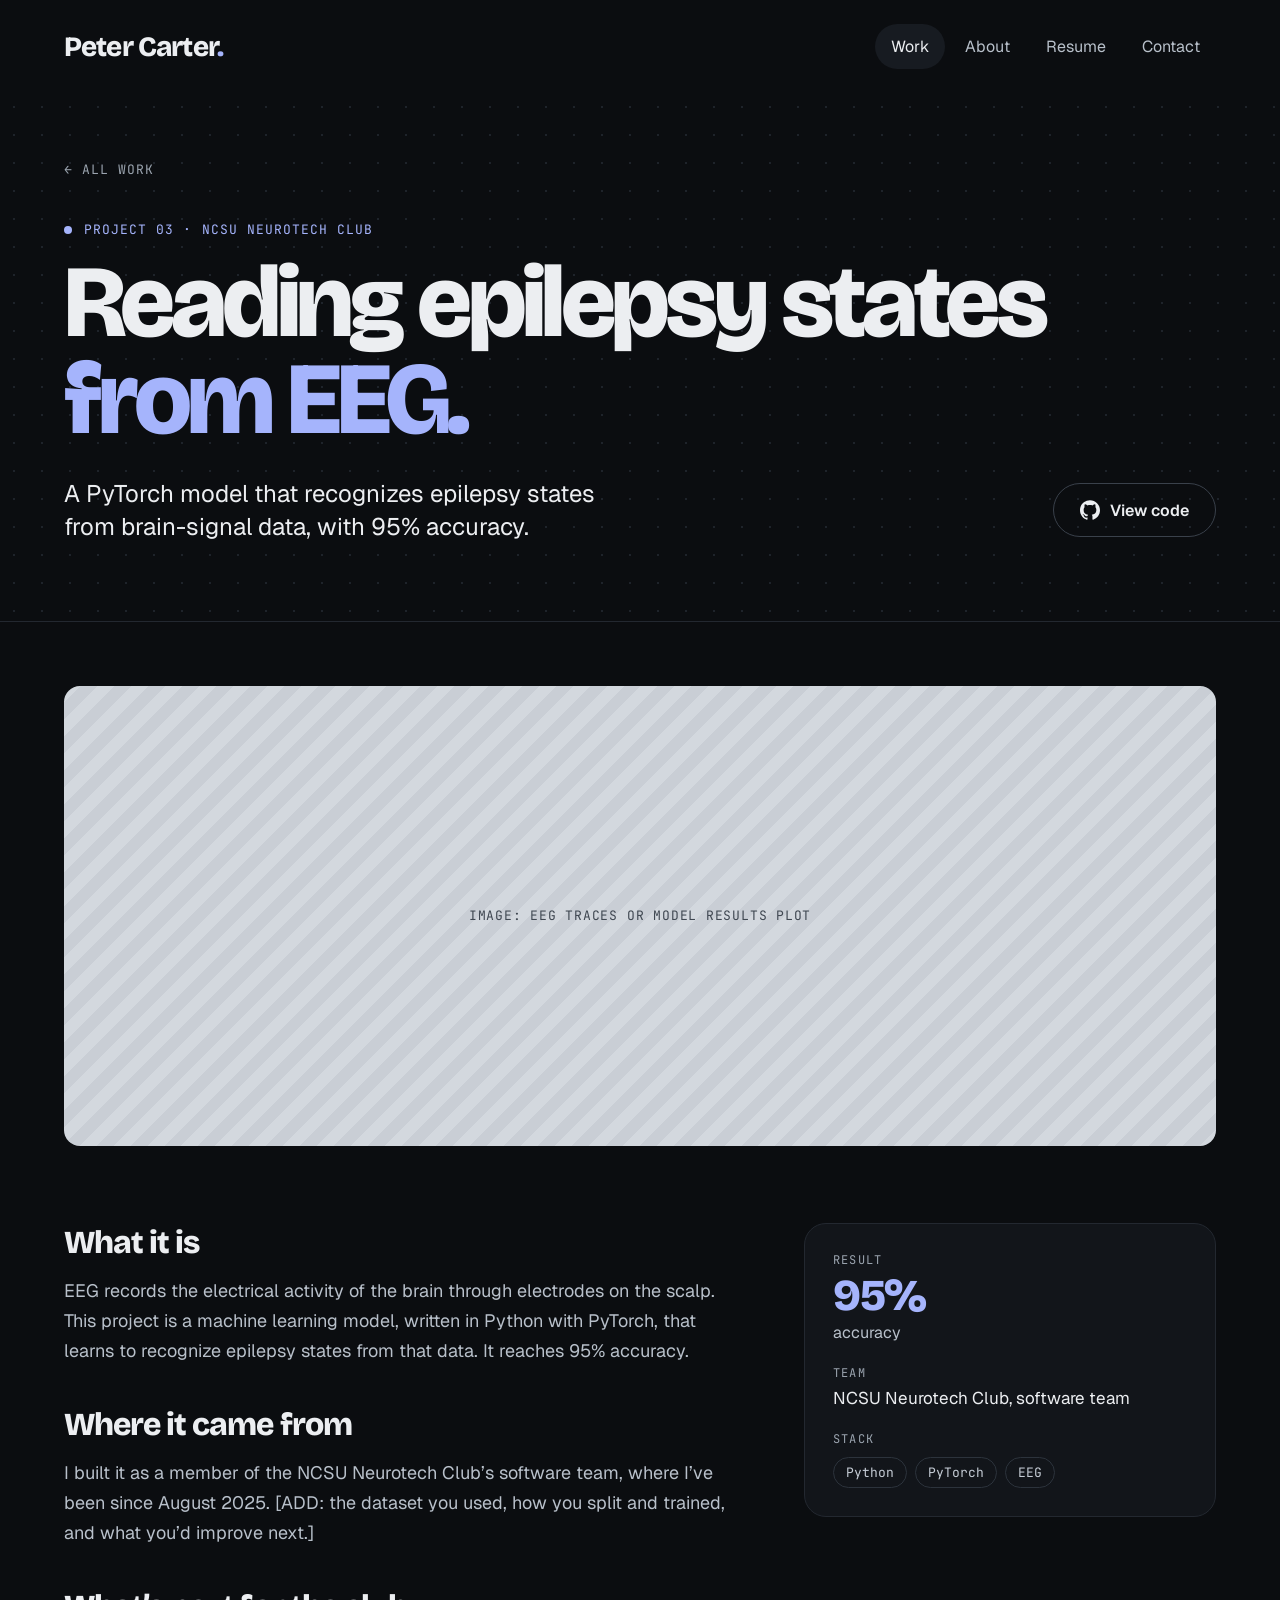
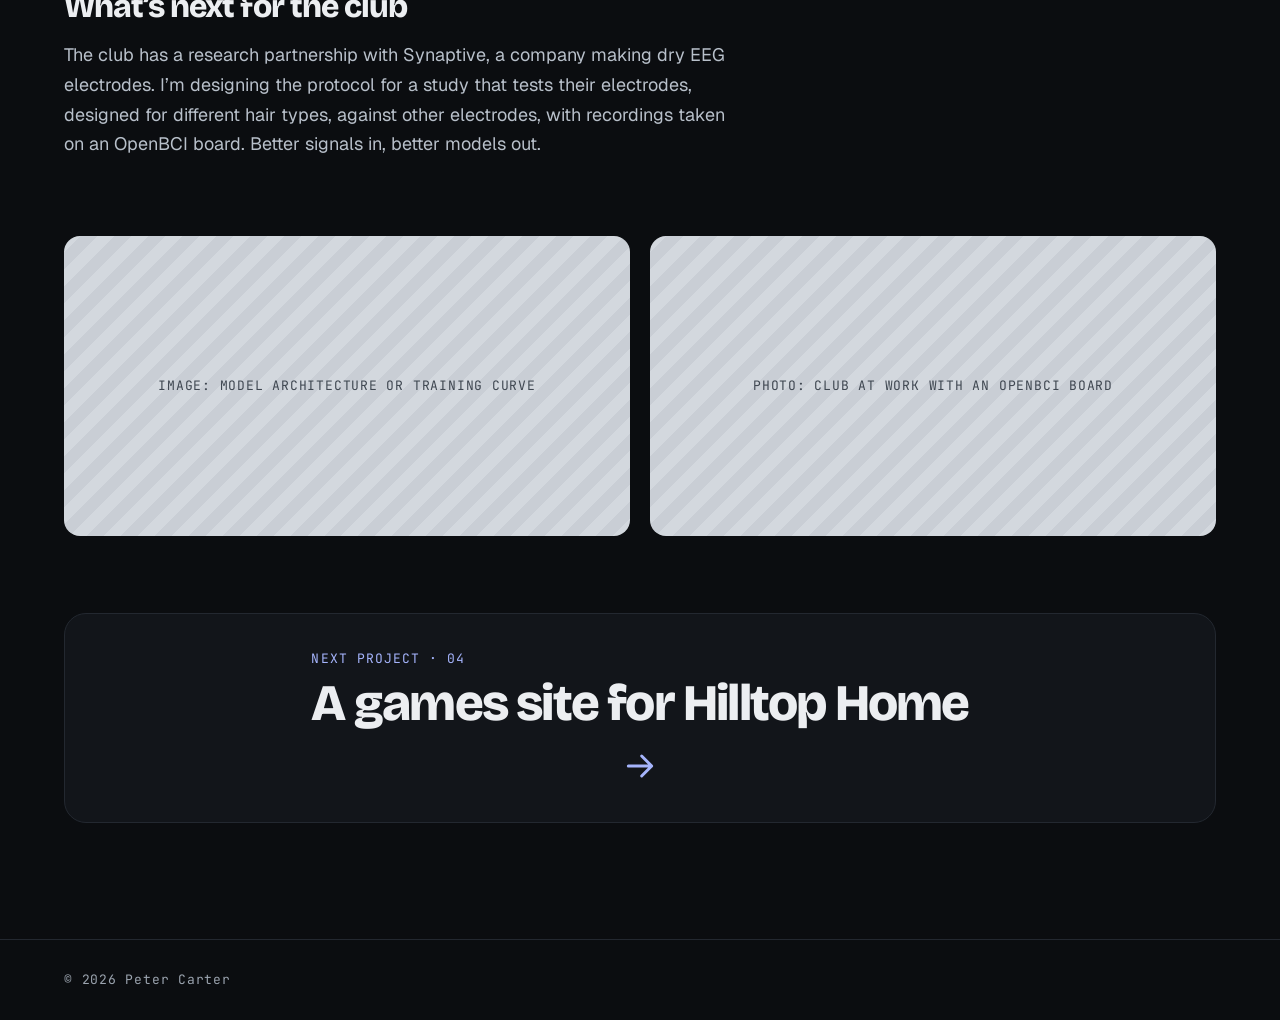
<file: project-eeg.html>
<!DOCTYPE html>
<html lang="en">
<head>
<meta charset="utf-8">
<meta name="viewport" content="width=device-width, initial-scale=1">
<title>Peter Carter — EEG Epilepsy Model</title>
<link rel="preconnect" href="https://fonts.googleapis.com">
<link rel="preconnect" href="https://fonts.gstatic.com" crossorigin>
<link href="https://fonts.googleapis.com/css2?family=Bricolage+Grotesque:wght@500..800&family=Caveat:wght@400..700&family=Geist:wght@400..700&family=JetBrains+Mono:wght@400..700&display=swap" rel="stylesheet">
<link rel="stylesheet" href="styles.css">
<style>
.btn{display:inline-flex;align-items:center;gap:10px;min-height:52px;padding:0 26px;border-radius:999px;text-decoration:none;font-weight:600;font-size:16px;transition:transform .2s,border-color .2s}
.back{position:relative;z-index:5;padding:6px 20px 6px 0;display:inline-flex;align-items:center;gap:8px;min-height:44px;font-family:'JetBrains Mono',ui-monospace,monospace;font-size:13px;letter-spacing:.08em;text-transform:uppercase;color:#9BA4AF;text-decoration:none;transition:color .2s}
.back:hover{color:var(--accent)}
.tile{display:flex;text-decoration:none;color:inherit}
.tile:hover .arr{transform:translateX(8px)}
.chip{font-family:'JetBrains Mono',ui-monospace,monospace;font-size:13px;color:#C5CCD5;border:1px solid #2C333C;border-radius:999px;padding:6px 12px}
@media (max-width:720px){.card{padding:26px !important}}
@media (prefers-reduced-motion:reduce){.rise,.rise2,.rise3{animation:none}.quip{animation:none}.quip:first-child{opacity:1}.card,.btn,.arr{transition:none}}
</style>
</head>
<body>
<div class="root" style="--accent: #A5B4FC; background: #0B0D10; color: #ECEEF1; font-family: 'Geist', system-ui, sans-serif; overflow-x: hidden">

  <header style="max-width: 1440px; margin: 0 auto; box-sizing: border-box; padding: 24px clamp(20px, 5vw, 80px); display: flex; flex-wrap: wrap; align-items: center; justify-content: space-between; gap: 12px 32px">
    <a href="index.html" style="font-family: 'Bricolage Grotesque', system-ui, sans-serif; font-weight: 800; font-size: 28px; letter-spacing: -0.03em; text-decoration: none; color: #ECEEF1">Peter Carter<span style="color: var(--accent)">.</span></a>
    <nav style="display: flex; flex-wrap: wrap; align-items: center; gap: 4px">
      <a class="navlink" href="work.html" aria-current="page">Work</a>
      <a class="navlink" href="about.html">About</a>
      <a class="navlink" href="resume.html">Resume</a>
      <a class="navlink" href="contact.html">Contact</a>
    </nav>
  </header>

  <section class="dots" style="border-bottom: 1px solid #232830">
    <div style="max-width: 1440px; margin: 0 auto; box-sizing: border-box; padding: clamp(24px, 4vw, 48px) clamp(20px, 5vw, 80px) clamp(40px, 6vw, 80px)">
      <a class="back" href="work.html">← All work</a>
      <div class="rise" style="margin-top: 24px; display: flex; align-items: center; gap: 12px; font-family: 'JetBrains Mono', ui-monospace, monospace; font-size: 13px; letter-spacing: 0.08em; text-transform: uppercase; color: var(--accent)">
        <span style="width: 8px; height: 8px; border-radius: 50%; background: var(--accent)"></span>
        Project 03 · NCSU Neurotech Club
      </div>
      <h1 class="rise2" style="margin: 16px 0 0; font-family: 'Bricolage Grotesque', system-ui, sans-serif; font-weight: 800; font-size: clamp(48px, 8vw, 120px); line-height: 0.95; letter-spacing: -0.045em">Reading epilepsy states <span style="color: var(--accent)">from EEG.</span></h1>
      <div class="rise3" style="margin-top: 28px; display: flex; flex-wrap: wrap; align-items: center; justify-content: space-between; gap: 24px 48px">
        <p style="margin: 0; max-width: 600px; font-size: 24px; line-height: 1.4; color: #ECEEF1; text-wrap: balance">A PyTorch model that recognizes epilepsy states from brain-signal data, with 95% accuracy.</p>
        <div style="display: flex; flex-wrap: wrap; gap: 12px">
          <a class="btn btn-ghost" href="#" target="_blank" rel="noopener noreferrer">
            <svg width="20" height="20" viewBox="0 0 24 24" fill="currentColor" aria-hidden="true"><path d="M12 .297c-6.63 0-12 5.373-12 12 0 5.303 3.438 9.8 8.205 11.385.6.113.82-.258.82-.577 0-.285-.01-1.04-.015-2.04-3.338.724-4.042-1.61-4.042-1.61C4.422 18.07 3.633 17.7 3.633 17.7c-1.087-.744.084-.729.084-.729 1.205.084 1.838 1.236 1.838 1.236 1.07 1.835 2.809 1.305 3.495.998.108-.776.417-1.305.76-1.605-2.665-.3-5.466-1.332-5.466-5.93 0-1.31.465-2.38 1.235-3.22-.135-.303-.54-1.523.105-3.176 0 0 1.005-.322 3.3 1.23.96-.267 1.98-.399 3-.405 1.02.006 2.04.138 3 .405 2.28-1.552 3.285-1.23 3.285-1.23.645 1.653.24 2.873.12 3.176.765.84 1.23 1.91 1.23 3.22 0 4.61-2.805 5.625-5.475 5.92.42.36.81 1.096.81 2.22 0 1.606-.015 2.896-.015 3.286 0 .315.21.69.825.57C20.565 22.092 24 17.592 24 12.297c0-6.627-5.373-12-12-12"></path></svg>
            View code
          </a>
        </div>
      </div>
    </div>
  </section>

  <section style="max-width: 1440px; margin: 0 auto; box-sizing: border-box; padding: clamp(40px, 5vw, 72px) clamp(20px, 5vw, 80px) 0">
    <div class="ph" style="height: clamp(260px, 36vw, 520px); border-radius: 16px">Image: EEG traces or model results plot</div>
  </section>

  <section style="max-width: 1440px; margin: 0 auto; box-sizing: border-box; padding: clamp(48px, 6vw, 88px) clamp(20px, 5vw, 80px) 0; display: flex; flex-wrap: wrap; gap: 48px 72px; align-items: flex-start">

    <div style="flex: 2 1 520px; min-width: 0; display: flex; flex-direction: column; gap: 40px">
      <div>
        <h2 style="margin: 0 0 14px; font-family: 'Bricolage Grotesque', system-ui, sans-serif; font-weight: 800; font-size: 32px; letter-spacing: -0.03em">What it is</h2>
        <p style="margin: 0; font-size: 18px; line-height: 1.65; color: #B8C0CA; text-wrap: pretty">EEG records the electrical activity of the brain through electrodes on the scalp. This project is a machine learning model, written in Python with PyTorch, that learns to recognize epilepsy states from that data. It reaches 95% accuracy.</p>
      </div>
      <div>
        <h2 style="margin: 0 0 14px; font-family: 'Bricolage Grotesque', system-ui, sans-serif; font-weight: 800; font-size: 32px; letter-spacing: -0.03em">Where it came from</h2>
        <p style="margin: 0; font-size: 18px; line-height: 1.65; color: #B8C0CA; text-wrap: pretty">I built it as a member of the NCSU Neurotech Club’s software team, where I’ve been since August 2025. [ADD: the dataset you used, how you split and trained, and what you’d improve next.]</p>
      </div>
      <div>
        <h2 style="margin: 0 0 14px; font-family: 'Bricolage Grotesque', system-ui, sans-serif; font-weight: 800; font-size: 32px; letter-spacing: -0.03em">What’s next for the club</h2>
        <p style="margin: 0; font-size: 18px; line-height: 1.65; color: #B8C0CA; text-wrap: pretty">The club has a research partnership with Synaptive, a company making dry EEG electrodes. I’m designing the protocol for a study that tests their electrodes, designed for different hair types, against other electrodes, with recordings taken on an OpenBCI board. Better signals in, better models out.</p>
      </div>
    </div>

    <aside class="card" style="flex: 1 1 280px; padding: 28px; display: flex; flex-direction: column; gap: 22px">
      <div>
        <div style="font-family: 'JetBrains Mono', ui-monospace, monospace; font-size: 12px; letter-spacing: 0.1em; text-transform: uppercase; color: #9BA4AF; margin-bottom: 6px">Result</div>
        <div style="font-family: 'Bricolage Grotesque', system-ui, sans-serif; font-weight: 800; font-size: 44px; letter-spacing: -0.03em; line-height: 1; color: var(--accent)">95%</div>
        <div style="margin-top: 4px; color: #B8C0CA">accuracy</div>
      </div>
      <div>
        <div style="font-family: 'JetBrains Mono', ui-monospace, monospace; font-size: 12px; letter-spacing: 0.1em; text-transform: uppercase; color: #9BA4AF; margin-bottom: 6px">Team</div>
        <div style="font-size: 17px">NCSU Neurotech Club, software team</div>
      </div>
      <div>
        <div style="font-family: 'JetBrains Mono', ui-monospace, monospace; font-size: 12px; letter-spacing: 0.1em; text-transform: uppercase; color: #9BA4AF; margin-bottom: 10px">Stack</div>
        <div style="display: flex; flex-wrap: wrap; gap: 8px">
          <span class="chip">Python</span><span class="chip">PyTorch</span><span class="chip">EEG</span>
        </div>
      </div>
    </aside>

  </section>

  <section style="max-width: 1440px; margin: 0 auto; box-sizing: border-box; padding: clamp(48px, 6vw, 88px) clamp(20px, 5vw, 80px) 0">
    <div style="display: grid; grid-template-columns: repeat(auto-fit, minmax(min(360px, 100%), 1fr)); gap: 20px">
      <div class="ph" style="height: 300px; border-radius: 16px">Image: model architecture or training curve</div>
      <div class="ph" style="height: 300px; border-radius: 16px">Photo: club at work with an OpenBCI board</div>
    </div>
  </section>

  <section style="max-width: 1440px; margin: 0 auto; box-sizing: border-box; padding: clamp(48px, 6vw, 88px) clamp(20px, 5vw, 80px) clamp(72px, 9vw, 128px)">
    <a class="card tile" href="project-hilltop.html" style="padding: 36px 40px; align-items: center; justify-content: space-between; flex-wrap: wrap; gap: 16px 32px">
      <div>
        <div style="font-family: 'JetBrains Mono', ui-monospace, monospace; font-size: 13px; letter-spacing: 0.08em; text-transform: uppercase; color: var(--accent)">Next project · 04</div>
        <div style="margin-top: 10px; font-family: 'Bricolage Grotesque', system-ui, sans-serif; font-weight: 800; font-size: clamp(30px, 4vw, 52px); letter-spacing: -0.035em; line-height: 1.05">A games site for Hilltop Home</div>
      </div>
      <svg class="arr" width="40" height="40" viewBox="0 0 24 24" fill="none" stroke="var(--accent)" stroke-width="1.8" stroke-linecap="round" stroke-linejoin="round" aria-hidden="true"><path d="M5 12h14M13 6l6 6-6 6"></path></svg>
    </a>
  </section>

  <footer style="border-top: 1px solid #232830">
    <div style="max-width: 1440px; margin: 0 auto; box-sizing: border-box; padding: 28px clamp(20px, 5vw, 80px); display: flex; flex-wrap: wrap; align-items: center; justify-content: space-between; gap: 12px 32px; font-family: 'JetBrains Mono', ui-monospace, monospace; font-size: 13px; letter-spacing: 0.06em; color: #9BA4AF">
      <span>© 2026 Peter Carter</span>
      <div class="quips" style="text-align: right">
        <span class="quip" style="animation-delay: 0s">Built with too many hover effects</span>
        <span class="quip" style="animation-delay: 4s">Works on my machine</span>
        <span class="quip" style="animation-delay: 8s">git commit -m "final final v2"</span>
        <span class="quip" style="animation-delay: 12s">Compiled with mild optimism</span>
        <span class="quip" style="animation-delay: 16s">Tabs vs spaces: yes</span>
        <span class="quip" style="animation-delay: 20s">Not a bug, a feature</span>
        <span class="quip" style="animation-delay: 24s">Zero TODOs left (okay, three)</span>
        <span class="quip" style="animation-delay: 28s">Centered a div on the first try</span>
        <span class="quip" style="animation-delay: 32s">Powered by questionable caffeine</span>
        <span class="quip" style="animation-delay: 36s">Ship it.</span>
      </div>
    </div>
  </footer>

</div>
</body>
</html>
</file>
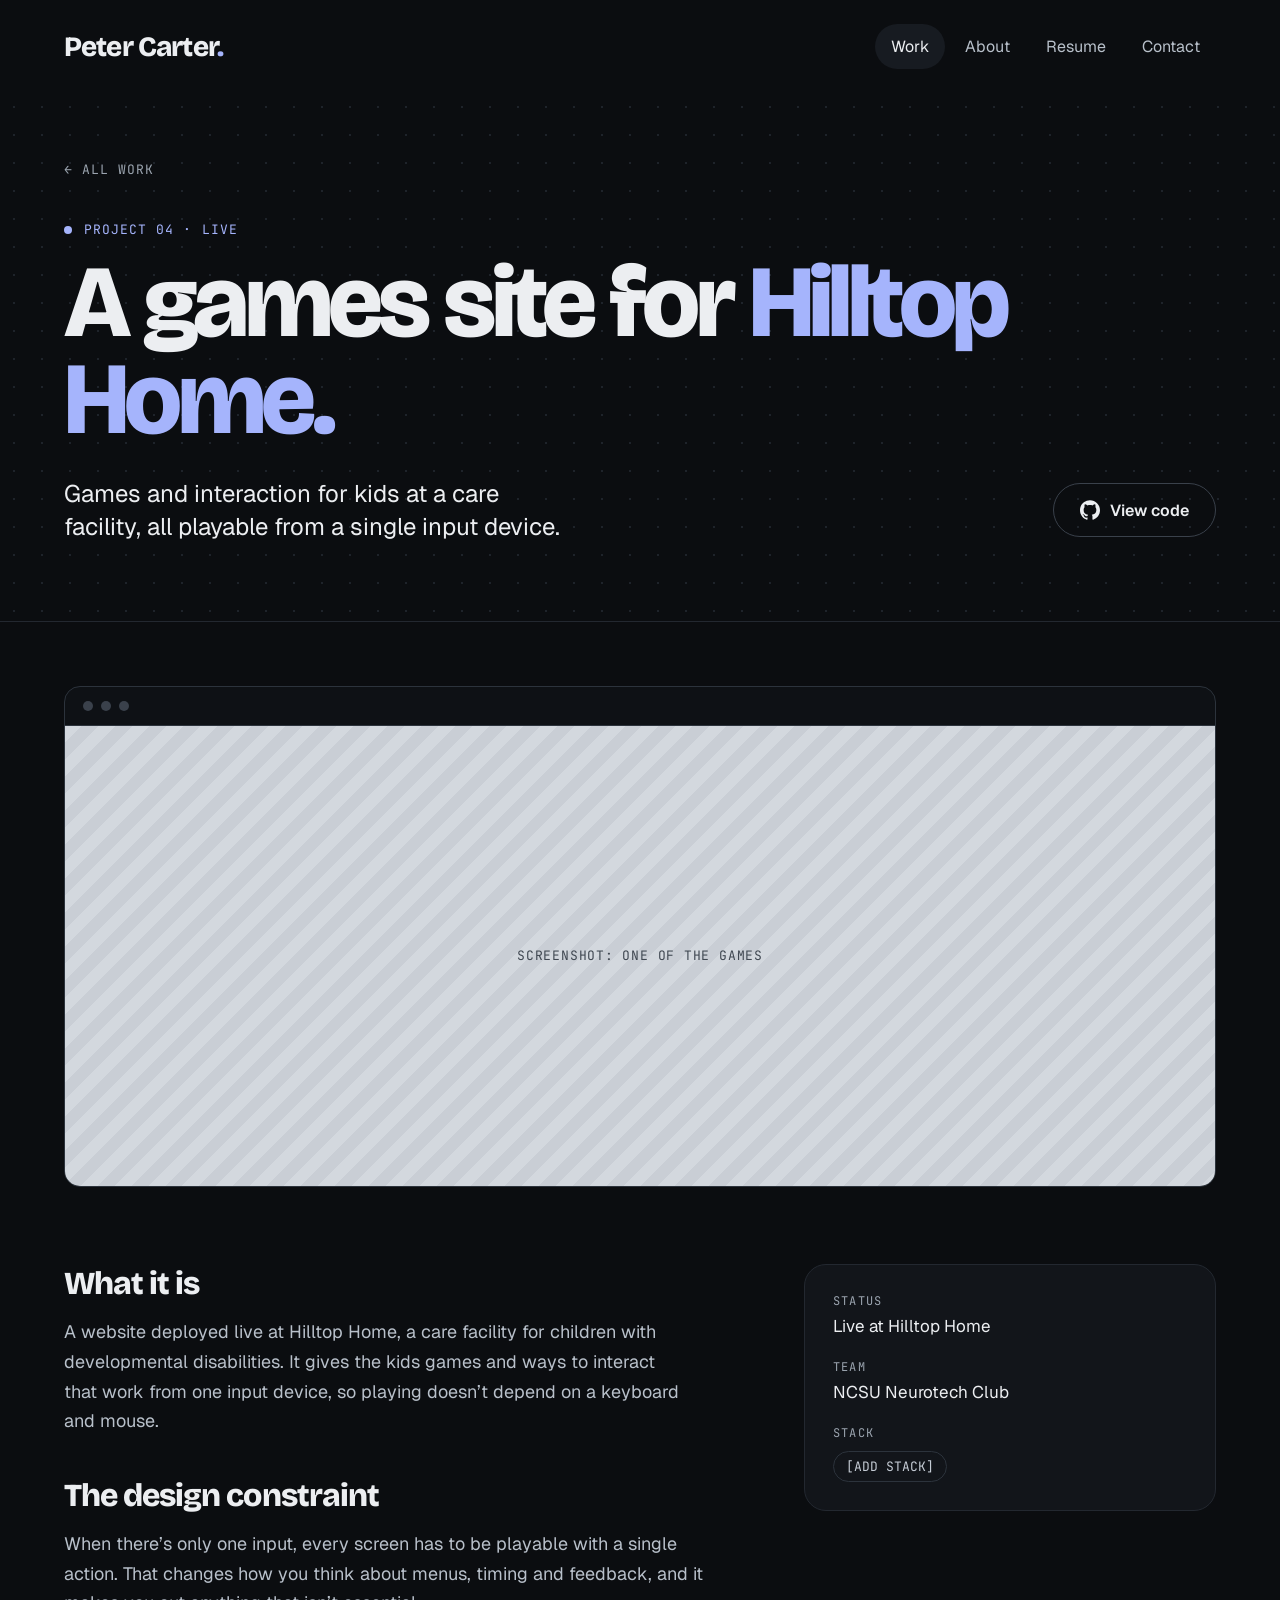
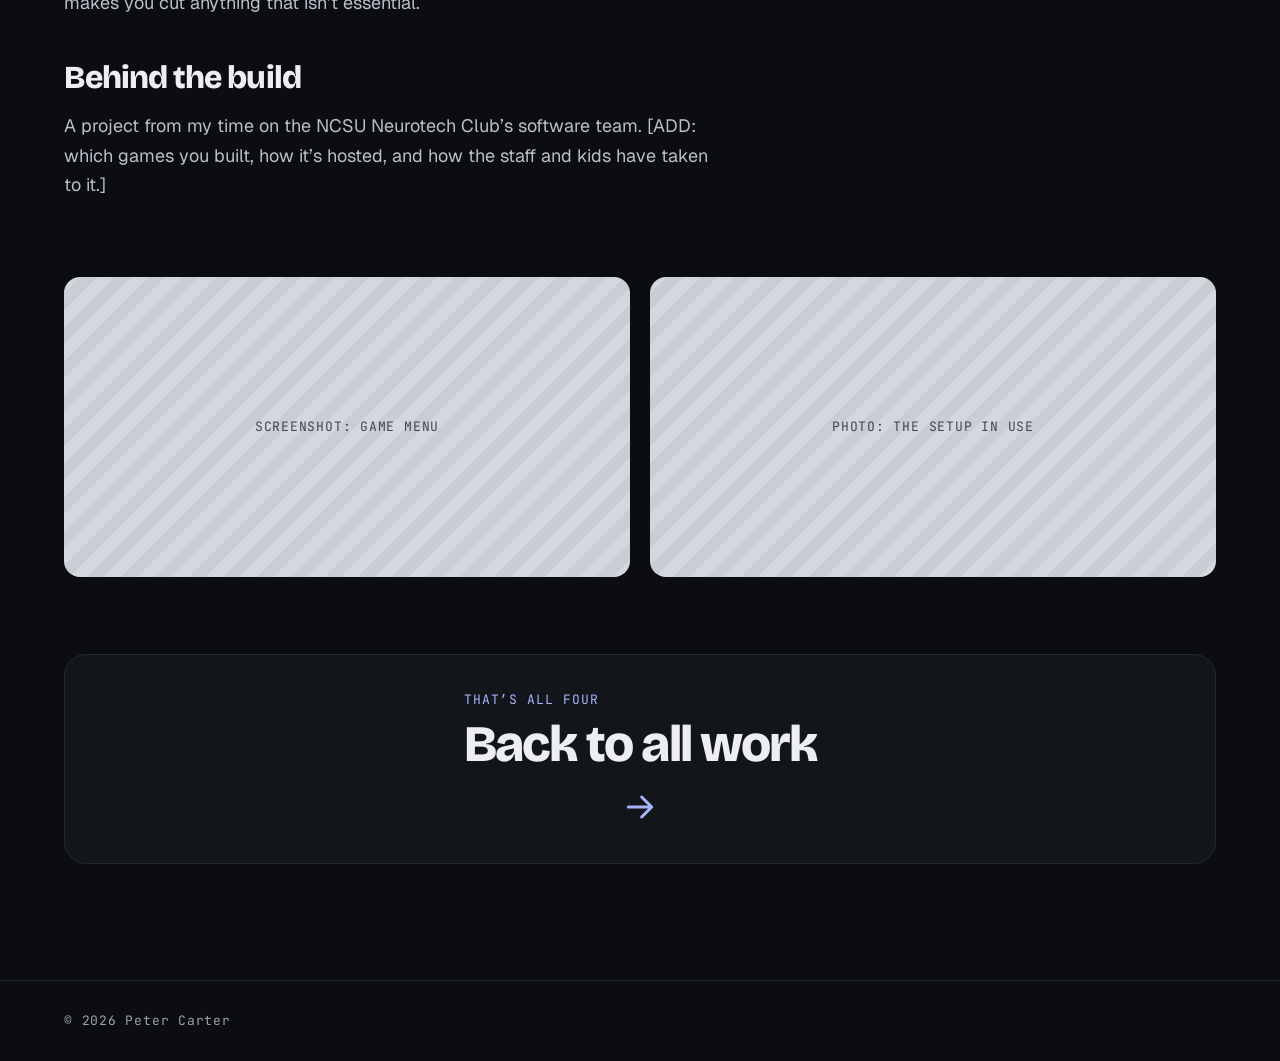
<file: project-hilltop.html>
<!DOCTYPE html>
<html lang="en">
<head>
<meta charset="utf-8">
<meta name="viewport" content="width=device-width, initial-scale=1">
<title>Peter Carter — Hilltop Home Games Site</title>
<link rel="preconnect" href="https://fonts.googleapis.com">
<link rel="preconnect" href="https://fonts.gstatic.com" crossorigin>
<link href="https://fonts.googleapis.com/css2?family=Bricolage+Grotesque:wght@500..800&family=Caveat:wght@400..700&family=Geist:wght@400..700&family=JetBrains+Mono:wght@400..700&display=swap" rel="stylesheet">
<link rel="stylesheet" href="styles.css">
<style>
.btn{display:inline-flex;align-items:center;gap:10px;min-height:52px;padding:0 26px;border-radius:999px;text-decoration:none;font-weight:600;font-size:16px;transition:transform .2s,border-color .2s}
.back{position:relative;z-index:5;padding:6px 20px 6px 0;display:inline-flex;align-items:center;gap:8px;min-height:44px;font-family:'JetBrains Mono',ui-monospace,monospace;font-size:13px;letter-spacing:.08em;text-transform:uppercase;color:#9BA4AF;text-decoration:none;transition:color .2s}
.back:hover{color:var(--accent)}
.tile{display:flex;text-decoration:none;color:inherit}
.tile:hover .arr{transform:translateX(8px)}
.chip{font-family:'JetBrains Mono',ui-monospace,monospace;font-size:13px;color:#C5CCD5;border:1px solid #2C333C;border-radius:999px;padding:6px 12px}
@media (max-width:720px){.card{padding:26px !important}}
@media (prefers-reduced-motion:reduce){.rise,.rise2,.rise3{animation:none}.quip{animation:none}.quip:first-child{opacity:1}.card,.btn,.arr{transition:none}}
</style>
</head>
<body>
<div class="root" style="--accent: #A5B4FC; background: #0B0D10; color: #ECEEF1; font-family: 'Geist', system-ui, sans-serif; overflow-x: hidden">

  <header style="max-width: 1440px; margin: 0 auto; box-sizing: border-box; padding: 24px clamp(20px, 5vw, 80px); display: flex; flex-wrap: wrap; align-items: center; justify-content: space-between; gap: 12px 32px">
    <a href="index.html" style="font-family: 'Bricolage Grotesque', system-ui, sans-serif; font-weight: 800; font-size: 28px; letter-spacing: -0.03em; text-decoration: none; color: #ECEEF1">Peter Carter<span style="color: var(--accent)">.</span></a>
    <nav style="display: flex; flex-wrap: wrap; align-items: center; gap: 4px">
      <a class="navlink" href="work.html" aria-current="page">Work</a>
      <a class="navlink" href="about.html">About</a>
      <a class="navlink" href="resume.html">Resume</a>
      <a class="navlink" href="contact.html">Contact</a>
    </nav>
  </header>

  <section class="dots" style="border-bottom: 1px solid #232830">
    <div style="max-width: 1440px; margin: 0 auto; box-sizing: border-box; padding: clamp(24px, 4vw, 48px) clamp(20px, 5vw, 80px) clamp(40px, 6vw, 80px)">
      <a class="back" href="work.html">← All work</a>
      <div class="rise" style="margin-top: 24px; display: flex; align-items: center; gap: 12px; font-family: 'JetBrains Mono', ui-monospace, monospace; font-size: 13px; letter-spacing: 0.08em; text-transform: uppercase; color: var(--accent)">
        <span style="width: 8px; height: 8px; border-radius: 50%; background: var(--accent)"></span>
        Project 04 · Live
      </div>
      <h1 class="rise2" style="margin: 16px 0 0; font-family: 'Bricolage Grotesque', system-ui, sans-serif; font-weight: 800; font-size: clamp(48px, 8vw, 120px); line-height: 0.95; letter-spacing: -0.045em">A games site for <span style="color: var(--accent)">Hilltop Home.</span></h1>
      <div class="rise3" style="margin-top: 28px; display: flex; flex-wrap: wrap; align-items: center; justify-content: space-between; gap: 24px 48px">
        <p style="margin: 0; max-width: 600px; font-size: 24px; line-height: 1.4; color: #ECEEF1; text-wrap: balance">Games and interaction for kids at a care facility, all playable from a single input device.</p>
        <div style="display: flex; flex-wrap: wrap; gap: 12px">
          <a class="btn btn-ghost" href="#" target="_blank" rel="noopener noreferrer">
            <svg width="20" height="20" viewBox="0 0 24 24" fill="currentColor" aria-hidden="true"><path d="M12 .297c-6.63 0-12 5.373-12 12 0 5.303 3.438 9.8 8.205 11.385.6.113.82-.258.82-.577 0-.285-.01-1.04-.015-2.04-3.338.724-4.042-1.61-4.042-1.61C4.422 18.07 3.633 17.7 3.633 17.7c-1.087-.744.084-.729.084-.729 1.205.084 1.838 1.236 1.838 1.236 1.07 1.835 2.809 1.305 3.495.998.108-.776.417-1.305.76-1.605-2.665-.3-5.466-1.332-5.466-5.93 0-1.31.465-2.38 1.235-3.22-.135-.303-.54-1.523.105-3.176 0 0 1.005-.322 3.3 1.23.96-.267 1.98-.399 3-.405 1.02.006 2.04.138 3 .405 2.28-1.552 3.285-1.23 3.285-1.23.645 1.653.24 2.873.12 3.176.765.84 1.23 1.91 1.23 3.22 0 4.61-2.805 5.625-5.475 5.92.42.36.81 1.096.81 2.22 0 1.606-.015 2.896-.015 3.286 0 .315.21.69.825.57C20.565 22.092 24 17.592 24 12.297c0-6.627-5.373-12-12-12"></path></svg>
            View code
          </a>
        </div>
      </div>
    </div>
  </section>

  <section style="max-width: 1440px; margin: 0 auto; box-sizing: border-box; padding: clamp(40px, 5vw, 72px) clamp(20px, 5vw, 80px) 0">
    <div style="border: 1px solid #2C333C; border-radius: 16px; overflow: hidden; background: #0E1115">
      <div style="display: flex; align-items: center; gap: 8px; padding: 14px 18px; border-bottom: 1px solid #2C333C">
        <span style="width: 10px; height: 10px; border-radius: 50%; background: #3A414B"></span>
        <span style="width: 10px; height: 10px; border-radius: 50%; background: #3A414B"></span>
        <span style="width: 10px; height: 10px; border-radius: 50%; background: #3A414B"></span>
      </div>
      <div class="ph" style="height: clamp(260px, 36vw, 520px)">Screenshot: one of the games</div>
    </div>
  </section>

  <section style="max-width: 1440px; margin: 0 auto; box-sizing: border-box; padding: clamp(48px, 6vw, 88px) clamp(20px, 5vw, 80px) 0; display: flex; flex-wrap: wrap; gap: 48px 72px; align-items: flex-start">

    <div style="flex: 2 1 520px; min-width: 0; display: flex; flex-direction: column; gap: 40px">
      <div>
        <h2 style="margin: 0 0 14px; font-family: 'Bricolage Grotesque', system-ui, sans-serif; font-weight: 800; font-size: 32px; letter-spacing: -0.03em">What it is</h2>
        <p style="margin: 0; font-size: 18px; line-height: 1.65; color: #B8C0CA; text-wrap: pretty">A website deployed live at Hilltop Home, a care facility for children with developmental disabilities. It gives the kids games and ways to interact that work from one input device, so playing doesn’t depend on a keyboard and mouse.</p>
      </div>
      <div>
        <h2 style="margin: 0 0 14px; font-family: 'Bricolage Grotesque', system-ui, sans-serif; font-weight: 800; font-size: 32px; letter-spacing: -0.03em">The design constraint</h2>
        <p style="margin: 0; font-size: 18px; line-height: 1.65; color: #B8C0CA; text-wrap: pretty">When there’s only one input, every screen has to be playable with a single action. That changes how you think about menus, timing and feedback, and it makes you cut anything that isn’t essential.</p>
      </div>
      <div>
        <h2 style="margin: 0 0 14px; font-family: 'Bricolage Grotesque', system-ui, sans-serif; font-weight: 800; font-size: 32px; letter-spacing: -0.03em">Behind the build</h2>
        <p style="margin: 0; font-size: 18px; line-height: 1.65; color: #B8C0CA; text-wrap: pretty">A project from my time on the NCSU Neurotech Club’s software team. [ADD: which games you built, how it’s hosted, and how the staff and kids have taken to it.]</p>
      </div>
    </div>

    <aside class="card" style="flex: 1 1 280px; padding: 28px; display: flex; flex-direction: column; gap: 22px">
      <div>
        <div style="font-family: 'JetBrains Mono', ui-monospace, monospace; font-size: 12px; letter-spacing: 0.1em; text-transform: uppercase; color: #9BA4AF; margin-bottom: 6px">Status</div>
        <div style="font-size: 17px">Live at Hilltop Home</div>
      </div>
      <div>
        <div style="font-family: 'JetBrains Mono', ui-monospace, monospace; font-size: 12px; letter-spacing: 0.1em; text-transform: uppercase; color: #9BA4AF; margin-bottom: 6px">Team</div>
        <div style="font-size: 17px">NCSU Neurotech Club</div>
      </div>
      <div>
        <div style="font-family: 'JetBrains Mono', ui-monospace, monospace; font-size: 12px; letter-spacing: 0.1em; text-transform: uppercase; color: #9BA4AF; margin-bottom: 10px">Stack</div>
        <div style="display: flex; flex-wrap: wrap; gap: 8px">
          <span class="chip">[ADD STACK]</span>
        </div>
      </div>
    </aside>

  </section>

  <section style="max-width: 1440px; margin: 0 auto; box-sizing: border-box; padding: clamp(48px, 6vw, 88px) clamp(20px, 5vw, 80px) 0">
    <div style="display: grid; grid-template-columns: repeat(auto-fit, minmax(min(360px, 100%), 1fr)); gap: 20px">
      <div class="ph" style="height: 300px; border-radius: 16px">Screenshot: game menu</div>
      <div class="ph" style="height: 300px; border-radius: 16px">Photo: the setup in use</div>
    </div>
  </section>

  <section style="max-width: 1440px; margin: 0 auto; box-sizing: border-box; padding: clamp(48px, 6vw, 88px) clamp(20px, 5vw, 80px) clamp(72px, 9vw, 128px)">
    <a class="card tile" href="work.html" style="padding: 36px 40px; align-items: center; justify-content: space-between; flex-wrap: wrap; gap: 16px 32px">
      <div>
        <div style="font-family: 'JetBrains Mono', ui-monospace, monospace; font-size: 13px; letter-spacing: 0.08em; text-transform: uppercase; color: var(--accent)">That’s all four</div>
        <div style="margin-top: 10px; font-family: 'Bricolage Grotesque', system-ui, sans-serif; font-weight: 800; font-size: clamp(30px, 4vw, 52px); letter-spacing: -0.035em; line-height: 1.05">Back to all work</div>
      </div>
      <svg class="arr" width="40" height="40" viewBox="0 0 24 24" fill="none" stroke="var(--accent)" stroke-width="1.8" stroke-linecap="round" stroke-linejoin="round" aria-hidden="true"><path d="M5 12h14M13 6l6 6-6 6"></path></svg>
    </a>
  </section>

  <footer style="border-top: 1px solid #232830">
    <div style="max-width: 1440px; margin: 0 auto; box-sizing: border-box; padding: 28px clamp(20px, 5vw, 80px); display: flex; flex-wrap: wrap; align-items: center; justify-content: space-between; gap: 12px 32px; font-family: 'JetBrains Mono', ui-monospace, monospace; font-size: 13px; letter-spacing: 0.06em; color: #9BA4AF">
      <span>© 2026 Peter Carter</span>
      <div class="quips" style="text-align: right">
        <span class="quip" style="animation-delay: 0s">Built with too many hover effects</span>
        <span class="quip" style="animation-delay: 4s">Works on my machine</span>
        <span class="quip" style="animation-delay: 8s">git commit -m "final final v2"</span>
        <span class="quip" style="animation-delay: 12s">Compiled with mild optimism</span>
        <span class="quip" style="animation-delay: 16s">Tabs vs spaces: yes</span>
        <span class="quip" style="animation-delay: 20s">Not a bug, a feature</span>
        <span class="quip" style="animation-delay: 24s">Zero TODOs left (okay, three)</span>
        <span class="quip" style="animation-delay: 28s">Centered a div on the first try</span>
        <span class="quip" style="animation-delay: 32s">Powered by questionable caffeine</span>
        <span class="quip" style="animation-delay: 36s">Ship it.</span>
      </div>
    </div>
  </footer>

</div>
</body>
</html>
</file>
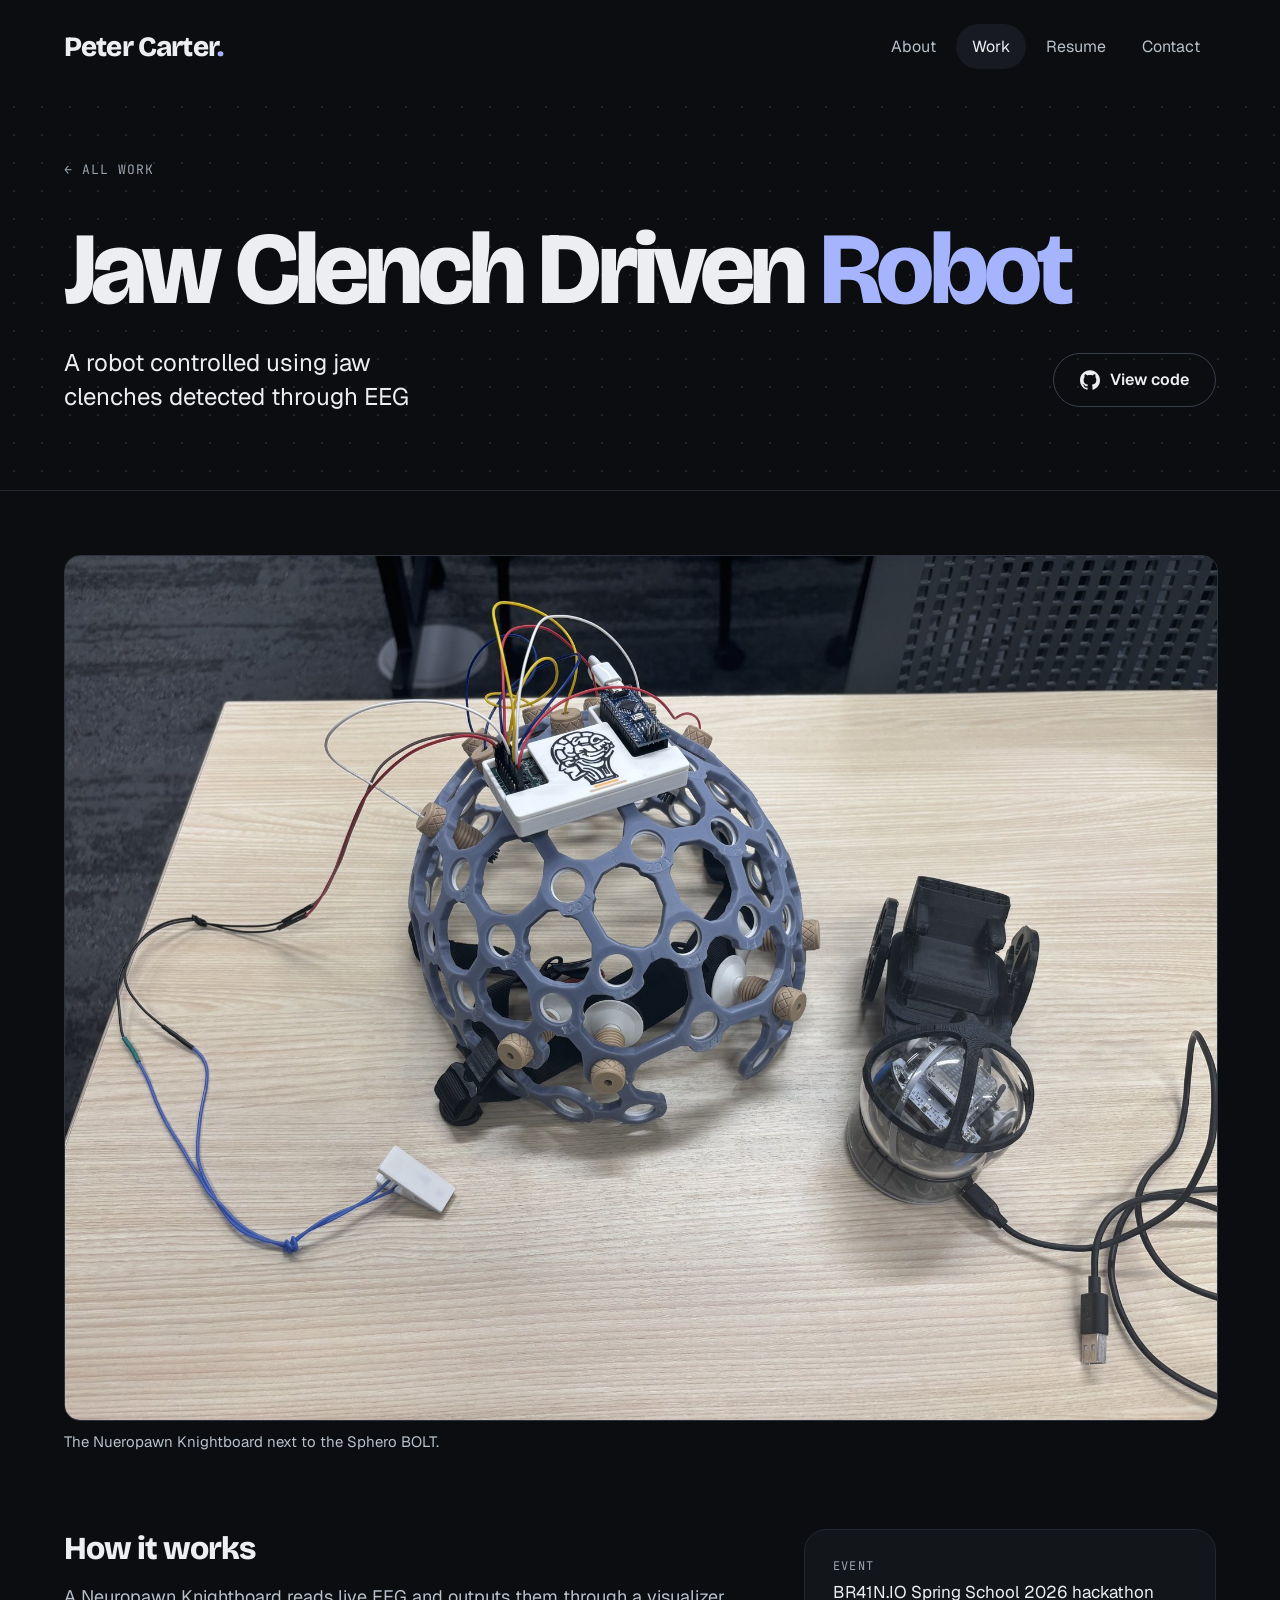
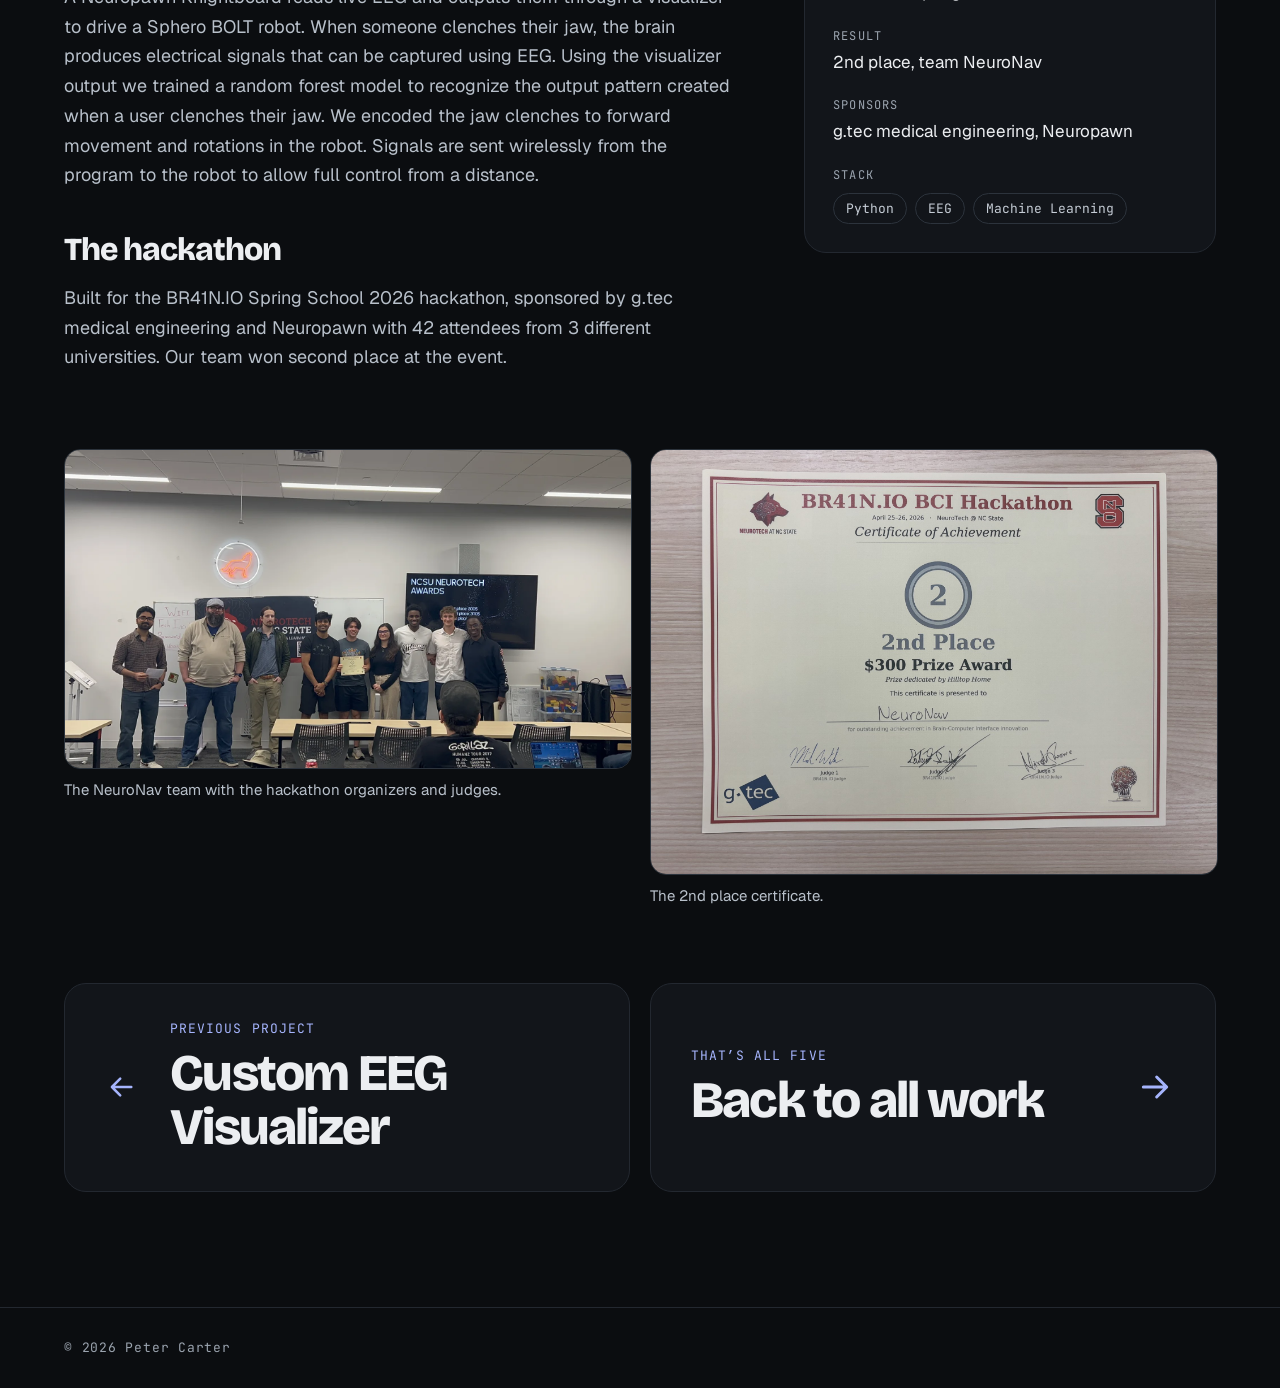
<file: project-jaw-robot.html>
<!DOCTYPE html>
<html lang="en">
<head>
<meta charset="utf-8">
<meta name="viewport" content="width=device-width, initial-scale=1">
<title>Peter Carter — Jaw Clench Driven Robot</title>
<link rel="preconnect" href="https://fonts.googleapis.com">
<link rel="preconnect" href="https://fonts.gstatic.com" crossorigin>
<link href="https://fonts.googleapis.com/css2?family=Bricolage+Grotesque:wght@500..800&family=Caveat:wght@400..700&family=Geist:wght@400..700&family=JetBrains+Mono:wght@400..700&display=swap" rel="stylesheet">
<link rel="stylesheet" href="styles.css">
<style>
.btn{display:inline-flex;align-items:center;gap:10px;min-height:52px;padding:0 26px;border-radius:999px;text-decoration:none;font-weight:600;font-size:16px;transition:transform .2s,border-color .2s}
.back{position:relative;z-index:5;padding:6px 20px 6px 0;display:inline-flex;align-items:center;gap:8px;min-height:44px;font-family:'JetBrains Mono',ui-monospace,monospace;font-size:13px;letter-spacing:.08em;text-transform:uppercase;color:#9BA4AF;text-decoration:none;transition:color .2s}
.back:hover{color:var(--accent)}
.tile{display:flex;text-decoration:none;color:inherit}
.tile:hover .arr{transform:translateX(8px)}
.chip{font-family:'JetBrains Mono',ui-monospace,monospace;font-size:13px;color:#C5CCD5;border:1px solid #2C333C;border-radius:999px;padding:6px 12px}
@media (max-width:720px){.card{padding:26px !important}}
@media (prefers-reduced-motion:reduce){.rise,.rise2,.rise3{animation:none}.quip{animation:none}.quip:first-child{opacity:1}.card,.btn,.arr{transition:none}}
</style>
</head>
<body>
<div class="root" style="--accent: #A5B4FC; background: #0B0D10; color: #ECEEF1; font-family: 'Geist', system-ui, sans-serif; overflow-x: hidden">

  <header style="max-width: 1440px; margin: 0 auto; box-sizing: border-box; padding: 24px clamp(20px, 5vw, 80px); display: flex; flex-wrap: wrap; align-items: center; justify-content: space-between; gap: 12px 32px">
    <a href="index.html" style="font-family: 'Bricolage Grotesque', system-ui, sans-serif; font-weight: 800; font-size: 28px; letter-spacing: -0.03em; text-decoration: none; color: #ECEEF1">Peter Carter<span style="color: var(--accent)">.</span></a>
    <nav style="display: flex; flex-wrap: wrap; align-items: center; gap: 4px">
      <a class="navlink" href="about.html">About</a>
      <a class="navlink" href="work.html" aria-current="page">Work</a>
      <a class="navlink" href="resume.html">Resume</a>
      <a class="navlink" href="contact.html">Contact</a>
    </nav>
  </header>

  <section class="dots" style="border-bottom: 1px solid #232830">
    <div style="max-width: 1440px; margin: 0 auto; box-sizing: border-box; padding: clamp(24px, 4vw, 48px) clamp(20px, 5vw, 80px) clamp(40px, 6vw, 80px)">
      <a class="back" href="work.html">← All work</a>
      <h1 class="rise2" style="margin: 24px 0 0; font-family: 'Bricolage Grotesque', system-ui, sans-serif; font-weight: 800; font-size: clamp(48px, 8vw, 120px); line-height: 0.95; letter-spacing: -0.045em">Jaw Clench Driven <span style="color: var(--accent)">Robot</span></h1>
      <div class="rise3" style="margin-top: 28px; display: flex; flex-wrap: wrap; align-items: center; justify-content: space-between; gap: 24px 48px">
        <p style="margin: 0; max-width: 600px; font-size: 24px; line-height: 1.4; color: #ECEEF1; text-wrap: balance">A robot controlled using jaw clenches detected through EEG</p>
        <div style="display: flex; flex-wrap: wrap; gap: 12px">
          <a class="btn btn-ghost" href="https://github.com/pdcarter726/BR41N.IO-Spring2026-Hackathon" target="_blank" rel="noopener noreferrer">
            <svg width="20" height="20" viewBox="0 0 24 24" fill="currentColor" aria-hidden="true"><path d="M12 .297c-6.63 0-12 5.373-12 12 0 5.303 3.438 9.8 8.205 11.385.6.113.82-.258.82-.577 0-.285-.01-1.04-.015-2.04-3.338.724-4.042-1.61-4.042-1.61C4.422 18.07 3.633 17.7 3.633 17.7c-1.087-.744.084-.729.084-.729 1.205.084 1.838 1.236 1.838 1.236 1.07 1.835 2.809 1.305 3.495.998.108-.776.417-1.305.76-1.605-2.665-.3-5.466-1.332-5.466-5.93 0-1.31.465-2.38 1.235-3.22-.135-.303-.54-1.523.105-3.176 0 0 1.005-.322 3.3 1.23.96-.267 1.98-.399 3-.405 1.02.006 2.04.138 3 .405 2.28-1.552 3.285-1.23 3.285-1.23.645 1.653.24 2.873.12 3.176.765.84 1.23 1.91 1.23 3.22 0 4.61-2.805 5.625-5.475 5.92.42.36.81 1.096.81 2.22 0 1.606-.015 2.896-.015 3.286 0 .315.21.69.825.57C20.565 22.092 24 17.592 24 12.297c0-6.627-5.373-12-12-12"></path></svg>
            View code
          </a>
        </div>
      </div>
    </div>
  </section>

  <section style="max-width: 1440px; margin: 0 auto; box-sizing: border-box; padding: clamp(40px, 5vw, 72px) clamp(20px, 5vw, 80px) 0">
    <figure style="margin: 0">
        <img src="images/eeg-robot/eegrobot_headset_web.jpg" alt="The 3D-printed EEG headset next to the robot" style="display: block; width: 100%; height: auto; border: 1px solid #2C333C; border-radius: 16px">
        <figcaption style="font-size: 15px; line-height: 1.4; color: #B8C0CA; margin-top: 10px">The Nueropawn Knightboard next to the Sphero BOLT.</figcaption>
      </figure>
  </section>

  <section style="max-width: 1440px; margin: 0 auto; box-sizing: border-box; padding: clamp(48px, 6vw, 88px) clamp(20px, 5vw, 80px) 0; display: flex; flex-wrap: wrap; gap: 48px 72px; align-items: flex-start">

    <div style="flex: 2 1 520px; min-width: 0; display: flex; flex-direction: column; gap: 40px">
      <div>
        <h2 style="margin: 0 0 14px; font-family: 'Bricolage Grotesque', system-ui, sans-serif; font-weight: 800; font-size: 32px; letter-spacing: -0.03em">How it works</h2>
        <p style="margin: 0; font-size: 18px; line-height: 1.65; color: #B8C0CA; text-wrap: pretty">A Neuropawn Knightboard reads live EEG and outputs them through a visualizer to drive a Sphero BOLT robot. When someone clenches their jaw, the brain produces electrical signals that can be captured using EEG. Using the visualizer output we trained a random forest model to recognize the output pattern created when a user clenches their jaw. We encoded the jaw clenches to forward movement and rotations in the robot. Signals are sent wirelessly from the program to the robot to allow full control from a distance.</p>
      </div>
      <div>
        <h2 style="margin: 0 0 14px; font-family: 'Bricolage Grotesque', system-ui, sans-serif; font-weight: 800; font-size: 32px; letter-spacing: -0.03em">The hackathon</h2>
        <p style="margin: 0; font-size: 18px; line-height: 1.65; color: #B8C0CA; text-wrap: pretty">Built for the BR41N.IO Spring School 2026 hackathon, sponsored by g.tec medical engineering and Neuropawn with 42 attendees from 3 different universities. Our team won second place at the event. </p>
      </div>
    </div>

    <aside class="card" style="flex: 1 1 280px; padding: 28px; display: flex; flex-direction: column; gap: 22px">
      <div>
        <div style="font-family: 'JetBrains Mono', ui-monospace, monospace; font-size: 12px; letter-spacing: 0.1em; text-transform: uppercase; color: #9BA4AF; margin-bottom: 6px">Event</div>
        <div style="font-size: 17px; line-height: 1.5">BR41N.IO Spring School 2026 hackathon</div>
      </div>
      <div>
        <div style="font-family: 'JetBrains Mono', ui-monospace, monospace; font-size: 12px; letter-spacing: 0.1em; text-transform: uppercase; color: #9BA4AF; margin-bottom: 6px">Result</div>
        <div style="font-size: 17px; line-height: 1.5">2nd place, team NeuroNav</div>
      </div>
      <div>
        <div style="font-family: 'JetBrains Mono', ui-monospace, monospace; font-size: 12px; letter-spacing: 0.1em; text-transform: uppercase; color: #9BA4AF; margin-bottom: 6px">Sponsors</div>
        <div style="font-size: 17px; line-height: 1.5">g.tec medical engineering, Neuropawn</div>
      </div>
      <div>
        <div style="font-family: 'JetBrains Mono', ui-monospace, monospace; font-size: 12px; letter-spacing: 0.1em; text-transform: uppercase; color: #9BA4AF; margin-bottom: 10px">Stack</div>
        <div style="display: flex; flex-wrap: wrap; gap: 8px">
          <span class="chip">Python</span><span class="chip">EEG</span><span class="chip">Machine Learning</span>
        </div>
      </div>
    </aside>

  </section>

  <section style="max-width: 1440px; margin: 0 auto; box-sizing: border-box; padding: clamp(48px, 6vw, 88px) clamp(20px, 5vw, 80px) 0">
    <div style="display: grid; grid-template-columns: repeat(auto-fit, minmax(min(360px, 100%), 1fr)); gap: 20px">
      <figure style="margin: 0">
        <img src="images/eeg-robot/eegrobot_team.webp" alt="The team at the Neurotech at NC State awards" style="display: block; width: 100%; height: auto; border: 1px solid #2C333C; border-radius: 16px">
        <figcaption style="font-size: 15px; line-height: 1.4; color: #B8C0CA; margin-top: 10px">The NeuroNav team with the hackathon organizers and judges.</figcaption>
      </figure>
      <figure style="margin: 0">
        <img src="images/eeg-robot/eegrobot_certificate_web.jpg" alt="2nd place certificate from the BR41N.IO BCI Hackathon" style="display: block; width: 100%; height: auto; border: 1px solid #2C333C; border-radius: 16px">
        <figcaption style="font-size: 15px; line-height: 1.4; color: #B8C0CA; margin-top: 10px">The 2nd place certificate.</figcaption>
      </figure>
    </div>
  </section>

  <section style="max-width: 1440px; margin: 0 auto; box-sizing: border-box; padding: clamp(48px, 6vw, 88px) clamp(20px, 5vw, 80px) clamp(72px, 9vw, 128px)">
    <div style="display: flex; flex-wrap: wrap; gap: 20px">
    <a class="card tile" href="project-eeg-visualizer.html" style="flex: 1 1 380px; padding: 36px 40px; align-items: center; justify-content: flex-start; flex-direction: row; gap: 16px 32px">
      <svg class="arr arr-prev" width="40" height="40" viewBox="0 0 24 24" fill="none" stroke="var(--accent)" stroke-width="1.8" stroke-linecap="round" stroke-linejoin="round" aria-hidden="true"><path d="M19 12H5M11 6l-6 6 6 6"></path></svg><div><div style="font-family: 'JetBrains Mono', ui-monospace, monospace; font-size: 13px; letter-spacing: 0.08em; text-transform: uppercase; color: var(--accent)">Previous project</div><div style="margin-top: 10px; font-family: 'Bricolage Grotesque', system-ui, sans-serif; font-weight: 800; font-size: clamp(30px, 4vw, 52px); letter-spacing: -0.035em; line-height: 1.05">Custom EEG Visualizer</div></div>
    </a>
    <a class="card tile" href="work.html" style="flex: 1 1 380px; padding: 36px 40px; align-items: center; justify-content: space-between; flex-direction: row; gap: 16px 32px">
      <div><div style="font-family: 'JetBrains Mono', ui-monospace, monospace; font-size: 13px; letter-spacing: 0.08em; text-transform: uppercase; color: var(--accent)">That’s all five</div><div style="margin-top: 10px; font-family: 'Bricolage Grotesque', system-ui, sans-serif; font-weight: 800; font-size: clamp(30px, 4vw, 52px); letter-spacing: -0.035em; line-height: 1.05">Back to all work</div></div><svg class="arr" width="40" height="40" viewBox="0 0 24 24" fill="none" stroke="var(--accent)" stroke-width="1.8" stroke-linecap="round" stroke-linejoin="round" aria-hidden="true"><path d="M5 12h14M13 6l6 6-6 6"></path></svg>
    </a>
    </div>
  </section>

  <footer style="border-top: 1px solid #232830">
    <div style="max-width: 1440px; margin: 0 auto; box-sizing: border-box; padding: 28px clamp(20px, 5vw, 80px); display: flex; flex-wrap: wrap; align-items: center; justify-content: space-between; gap: 12px 32px; font-family: 'JetBrains Mono', ui-monospace, monospace; font-size: 13px; letter-spacing: 0.06em; color: #9BA4AF">
      <span>© 2026 Peter Carter</span>
      <div class="quips" style="text-align: right">
        <span class="quip" style="animation-delay: 0s">Built with too many hover effects</span>
        <span class="quip" style="animation-delay: 4s">Works on my machine</span>
        <span class="quip" style="animation-delay: 8s">git commit -m "final final v2"</span>
        <span class="quip" style="animation-delay: 12s">Compiled with mild optimism</span>
        <span class="quip" style="animation-delay: 16s">Tabs vs spaces: yes</span>
        <span class="quip" style="animation-delay: 20s">Not a bug, a feature</span>
        <span class="quip" style="animation-delay: 24s">Zero TODOs left (okay, three)</span>
        <span class="quip" style="animation-delay: 28s">Centered a div on the first try</span>
        <span class="quip" style="animation-delay: 32s">Powered by questionable caffeine</span>
        <span class="quip" style="animation-delay: 36s">Ship it.</span>
      </div>
    </div>
  </footer>

</div>
</body>
</html>
</file>
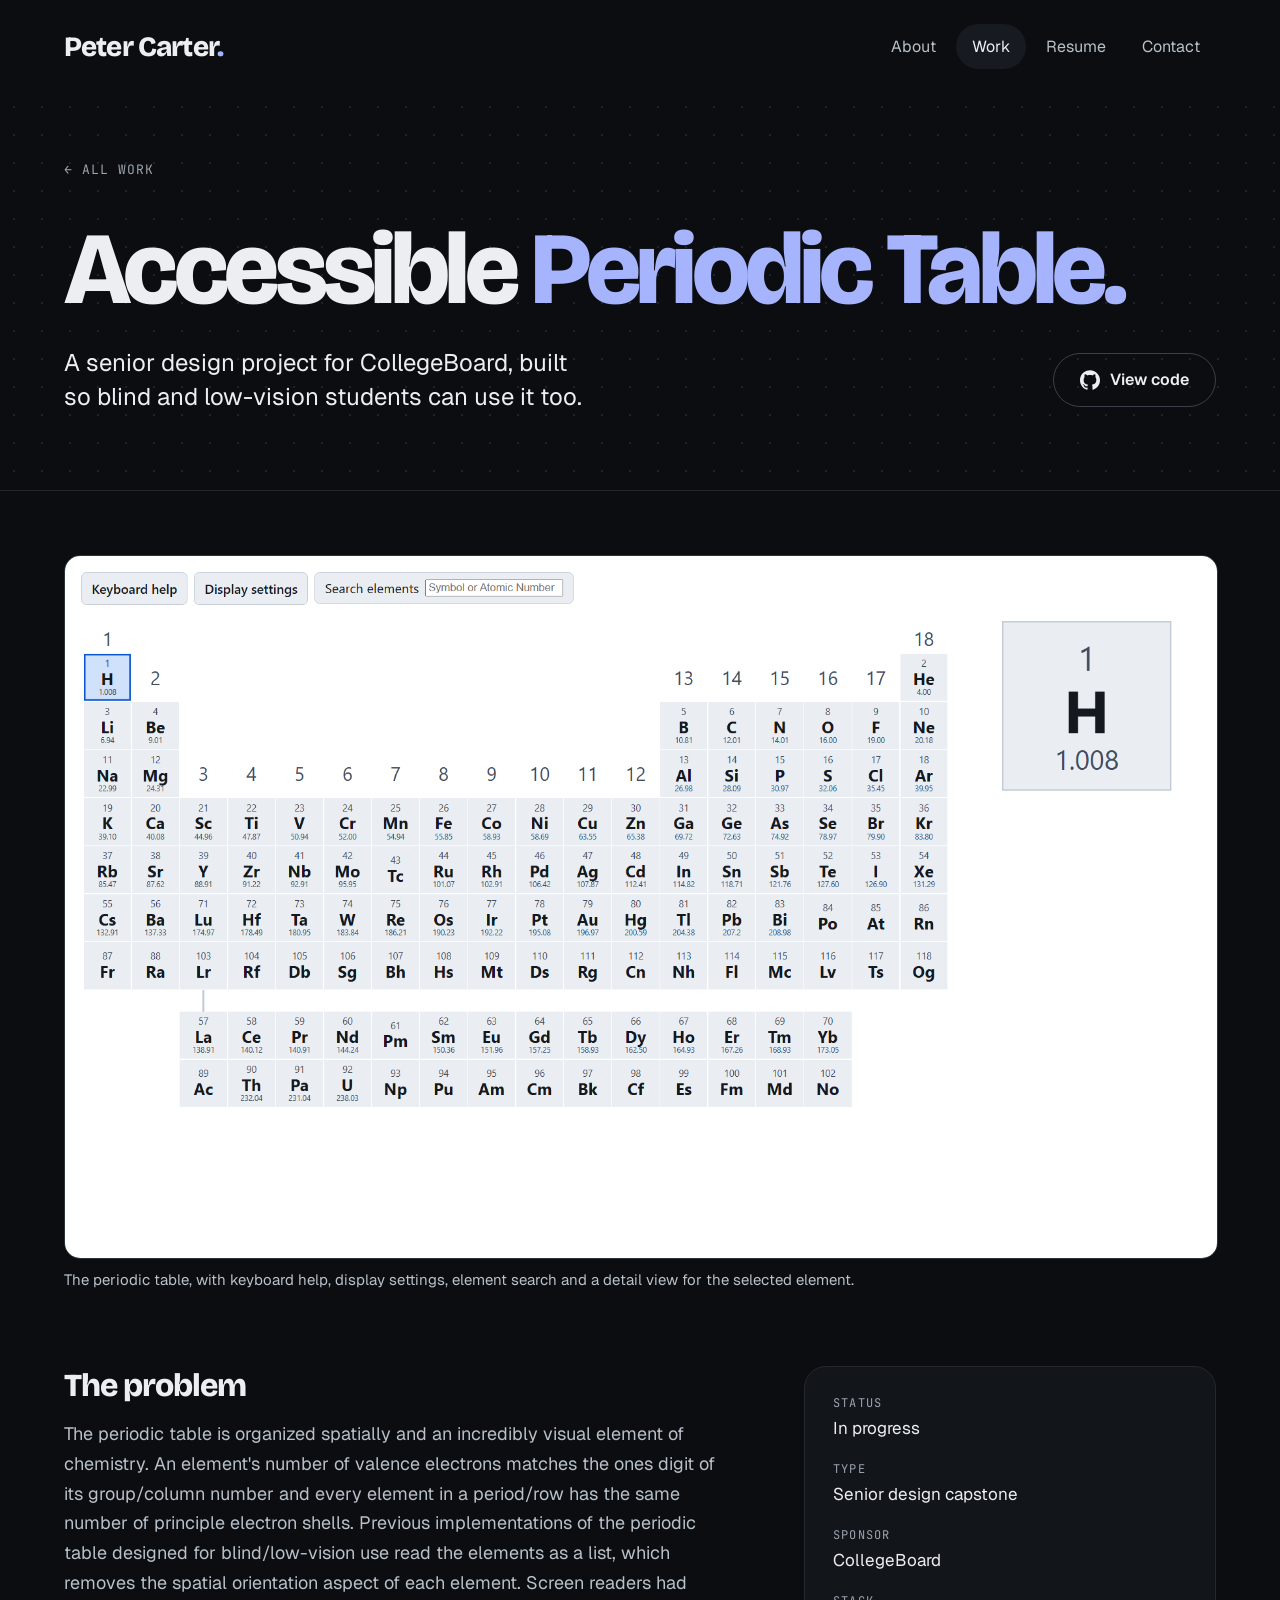
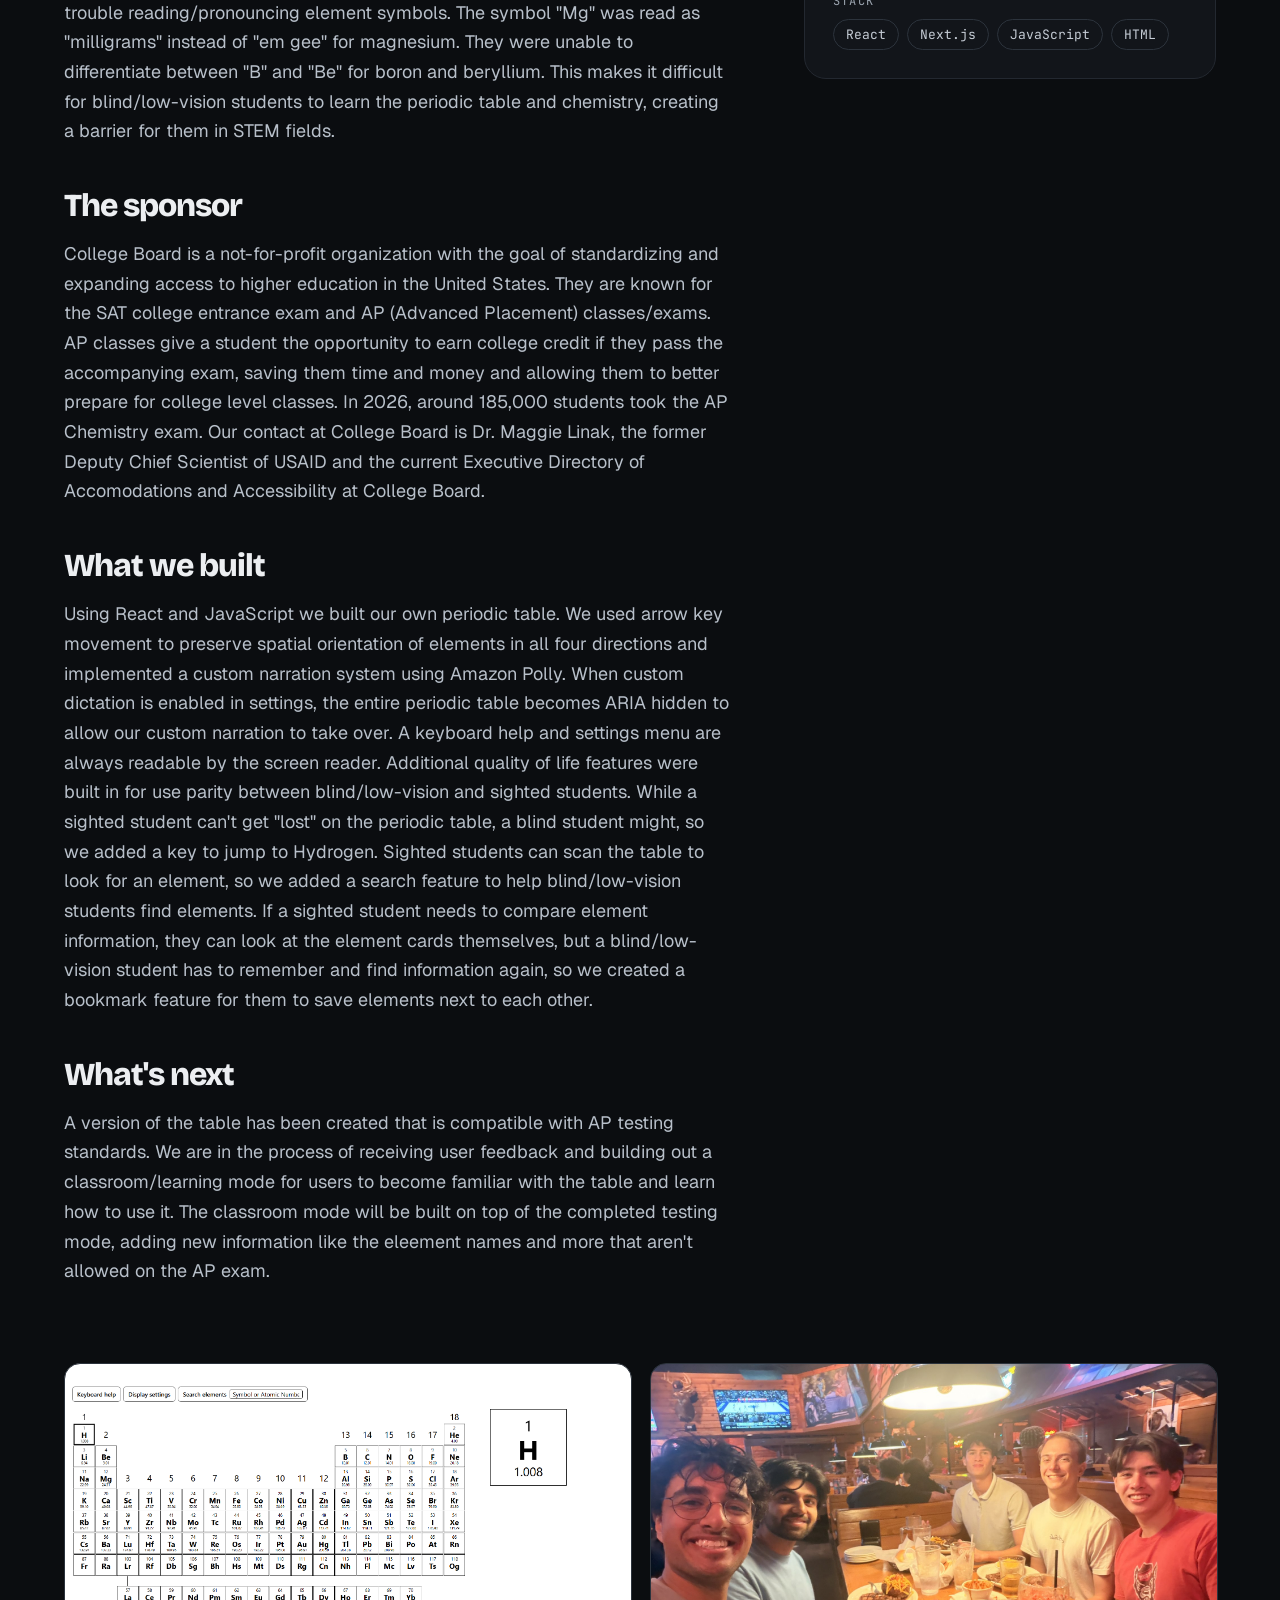
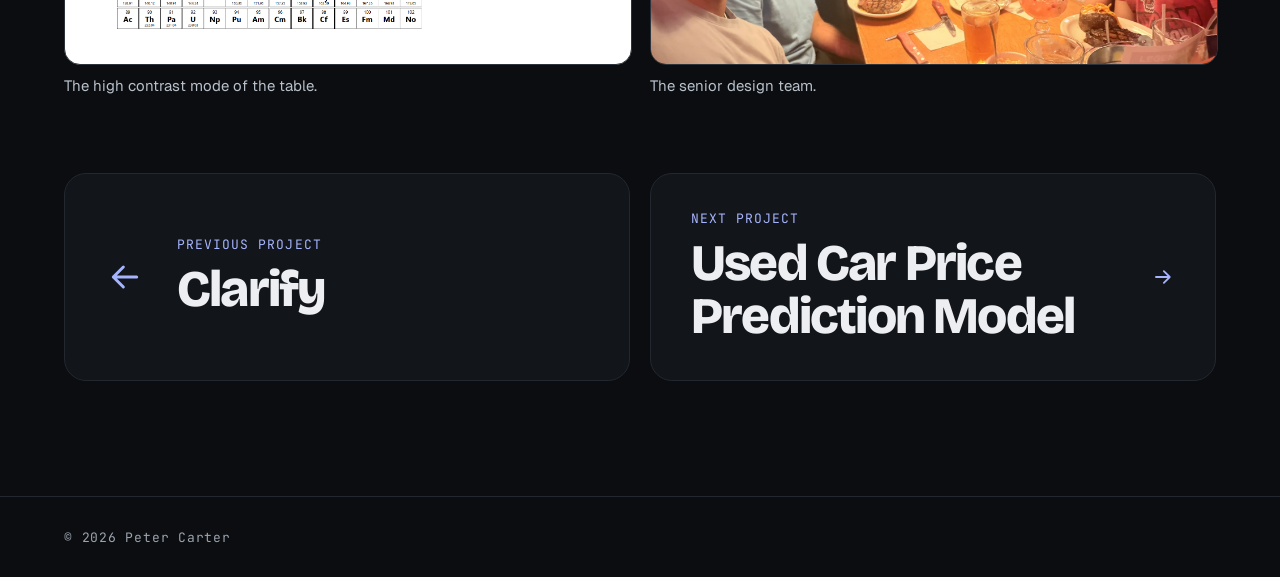
<file: project-periodic-table.html>
<!DOCTYPE html>
<html lang="en">
<head>
<meta charset="utf-8">
<meta name="viewport" content="width=device-width, initial-scale=1">
<title>Peter Carter — Accessible Periodic Table</title>
<link rel="preconnect" href="https://fonts.googleapis.com">
<link rel="preconnect" href="https://fonts.gstatic.com" crossorigin>
<link href="https://fonts.googleapis.com/css2?family=Bricolage+Grotesque:wght@500..800&family=Caveat:wght@400..700&family=Geist:wght@400..700&family=JetBrains+Mono:wght@400..700&display=swap" rel="stylesheet">
<link rel="stylesheet" href="styles.css">
<style>
.btn{display:inline-flex;align-items:center;gap:10px;min-height:52px;padding:0 26px;border-radius:999px;text-decoration:none;font-weight:600;font-size:16px;transition:transform .2s,border-color .2s}
.back{position:relative;z-index:5;padding:6px 20px 6px 0;display:inline-flex;align-items:center;gap:8px;min-height:44px;font-family:'JetBrains Mono',ui-monospace,monospace;font-size:13px;letter-spacing:.08em;text-transform:uppercase;color:#9BA4AF;text-decoration:none;transition:color .2s}
.back:hover{color:var(--accent)}
.tile{display:flex;text-decoration:none;color:inherit}
.tile:hover .arr{transform:translateX(8px)}
.chip{font-family:'JetBrains Mono',ui-monospace,monospace;font-size:13px;color:#C5CCD5;border:1px solid #2C333C;border-radius:999px;padding:6px 12px}
@media (max-width:720px){.card{padding:26px !important}}
@media (prefers-reduced-motion:reduce){.rise,.rise2,.rise3{animation:none}.quip{animation:none}.quip:first-child{opacity:1}.card,.btn,.arr{transition:none}}
</style>
</head>
<body>
<div class="root" style="--accent: #A5B4FC; background: #0B0D10; color: #ECEEF1; font-family: 'Geist', system-ui, sans-serif; overflow-x: hidden">

  <header style="max-width: 1440px; margin: 0 auto; box-sizing: border-box; padding: 24px clamp(20px, 5vw, 80px); display: flex; flex-wrap: wrap; align-items: center; justify-content: space-between; gap: 12px 32px">
    <a href="index.html" style="font-family: 'Bricolage Grotesque', system-ui, sans-serif; font-weight: 800; font-size: 28px; letter-spacing: -0.03em; text-decoration: none; color: #ECEEF1">Peter Carter<span style="color: var(--accent)">.</span></a>
    <nav style="display: flex; flex-wrap: wrap; align-items: center; gap: 4px">
      <a class="navlink" href="about.html">About</a>
      <a class="navlink" href="work.html" aria-current="page">Work</a>
      <a class="navlink" href="resume.html">Resume</a>
      <a class="navlink" href="contact.html">Contact</a>
    </nav>
  </header>

  <section class="dots" style="border-bottom: 1px solid #232830">
    <div style="max-width: 1440px; margin: 0 auto; box-sizing: border-box; padding: clamp(24px, 4vw, 48px) clamp(20px, 5vw, 80px) clamp(40px, 6vw, 80px)">
      <a class="back" href="work.html">← All work</a>
      <h1 class="rise2" style="margin: 24px 0 0; font-family: 'Bricolage Grotesque', system-ui, sans-serif; font-weight: 800; font-size: clamp(48px, 8vw, 120px); line-height: 0.95; letter-spacing: -0.045em">Accessible <span style="color: var(--accent)">Periodic Table.</span></h1>
      <div class="rise3" style="margin-top: 28px; display: flex; flex-wrap: wrap; align-items: center; justify-content: space-between; gap: 24px 48px">
        <p style="margin: 0; max-width: 600px; font-size: 24px; line-height: 1.4; color: #ECEEF1; text-wrap: balance">A senior design project for CollegeBoard, built so blind and low-vision students can use it too.</p>
        <div style="display: flex; flex-wrap: wrap; gap: 12px">
          <a class="btn btn-ghost" href="https://github.com/pdcarter726/accessible-periodic-table" target="_blank" rel="noopener noreferrer">
            <svg width="20" height="20" viewBox="0 0 24 24" fill="currentColor" aria-hidden="true"><path d="M12 .297c-6.63 0-12 5.373-12 12 0 5.303 3.438 9.8 8.205 11.385.6.113.82-.258.82-.577 0-.285-.01-1.04-.015-2.04-3.338.724-4.042-1.61-4.042-1.61C4.422 18.07 3.633 17.7 3.633 17.7c-1.087-.744.084-.729.084-.729 1.205.084 1.838 1.236 1.838 1.236 1.07 1.835 2.809 1.305 3.495.998.108-.776.417-1.305.76-1.605-2.665-.3-5.466-1.332-5.466-5.93 0-1.31.465-2.38 1.235-3.22-.135-.303-.54-1.523.105-3.176 0 0 1.005-.322 3.3 1.23.96-.267 1.98-.399 3-.405 1.02.006 2.04.138 3 .405 2.28-1.552 3.285-1.23 3.285-1.23.645 1.653.24 2.873.12 3.176.765.84 1.23 1.91 1.23 3.22 0 4.61-2.805 5.625-5.475 5.92.42.36.81 1.096.81 2.22 0 1.606-.015 2.896-.015 3.286 0 .315.21.69.825.57C20.565 22.092 24 17.592 24 12.297c0-6.627-5.373-12-12-12"></path></svg>
            View code
          </a>
        </div>
      </div>
    </div>
  </section>

  <section style="max-width: 1440px; margin: 0 auto; box-sizing: border-box; padding: clamp(40px, 5vw, 72px) clamp(20px, 5vw, 80px) 0">
    <figure style="margin: 0">
        <img src="images/periodic-table/periodictable.png" alt="The interactive periodic table" style="display: block; width: 100%; height: auto; border: 1px solid #2C333C; border-radius: 16px">
        <figcaption style="font-size: 15px; line-height: 1.4; color: #B8C0CA; margin-top: 10px">The periodic table, with keyboard help, display settings, element search and a detail view for the selected element.</figcaption>
      </figure>
  </section>

  <section style="max-width: 1440px; margin: 0 auto; box-sizing: border-box; padding: clamp(48px, 6vw, 88px) clamp(20px, 5vw, 80px) 0; display: flex; flex-wrap: wrap; gap: 48px 72px; align-items: flex-start">

    <div style="flex: 2 1 520px; min-width: 0; display: flex; flex-direction: column; gap: 40px">
      <div>
        <h2 style="margin: 0 0 14px; font-family: 'Bricolage Grotesque', system-ui, sans-serif; font-weight: 800; font-size: 32px; letter-spacing: -0.03em">The problem</h2>
        <p style="margin: 0; font-size: 18px; line-height: 1.65; color: #B8C0CA; text-wrap: pretty">The periodic table is organized spatially and an incredibly visual element of chemistry. An element's number of valence electrons matches the ones digit of its group/column number and every element in a period/row has the same number of principle electron shells. Previous implementations of the periodic table designed for blind/low-vision use read the elements as a list, which removes the spatial orientation aspect of each element. Screen readers had trouble reading/pronouncing element symbols. The symbol "Mg" was read as "milligrams" instead of "em gee" for magnesium. They were unable to differentiate between "B" and "Be" for boron and beryllium. This makes it difficult for blind/low-vision students to learn the periodic table and chemistry, creating a barrier for them in STEM fields. </p>
      </div>
      <div>
        <h2 style="margin: 0 0 14px; font-family: 'Bricolage Grotesque', system-ui, sans-serif; font-weight: 800; font-size: 32px; letter-spacing: -0.03em">The sponsor</h2>
        <p style="margin: 0; font-size: 18px; line-height: 1.65; color: #B8C0CA; text-wrap: pretty">College Board is a not-for-profit organization with the goal of standardizing and expanding access to higher education in the United States. They are known for the SAT college entrance exam and AP (Advanced Placement) classes/exams. AP classes give a student the opportunity to earn college credit if they pass the accompanying exam, saving them time and money and allowing them to better prepare for college level classes. In 2026, around 185,000 students took the AP Chemistry exam. Our contact at College Board is Dr. Maggie Linak, the former Deputy Chief Scientist of USAID and the current Executive Directory of Accomodations and Accessibility at College Board. </p>
      </div>
      <div>
        <h2 style="margin: 0 0 14px; font-family: 'Bricolage Grotesque', system-ui, sans-serif; font-weight: 800; font-size: 32px; letter-spacing: -0.03em">What we built</h2>
        <p style="margin: 0; font-size: 18px; line-height: 1.65; color: #B8C0CA; text-wrap: pretty">Using React and JavaScript we built our own periodic table. We used arrow key movement to preserve spatial orientation of elements in all four directions and implemented a custom narration system using Amazon Polly. When custom dictation is enabled in settings, the entire periodic table becomes ARIA hidden to allow our custom narration to take over. A keyboard help and settings menu are always readable by the screen reader. Additional quality of life features were built in for use parity between blind/low-vision and sighted students. While a sighted student can't get "lost" on the periodic table, a blind student might, so we added a key to jump to Hydrogen. Sighted students can scan the table to look for an element, so we added a search feature to help blind/low-vision students find elements. If a sighted student needs to compare element information, they can look at the element cards themselves, but a blind/low-vision student has to remember and find information again, so we created a bookmark feature for them to save elements next to each other.  </p>
      </div>
      <div>
        <h2 style="margin: 0 0 14px; font-family: 'Bricolage Grotesque', system-ui, sans-serif; font-weight: 800; font-size: 32px; letter-spacing: -0.03em">What's next</h2>
        <p style="margin: 0; font-size: 18px; line-height: 1.65; color: #B8C0CA; text-wrap: pretty">A version of the table has been created that is compatible with AP testing standards. We are in the process of receiving user feedback and building out a classroom/learning mode for users to become familiar with the table and learn how to use it. The classroom mode will be built on top of the completed testing mode, adding new information like the eleement names and more that aren't allowed on the AP exam.</p>
      </div>
    </div>

    <aside class="card" style="flex: 1 1 280px; padding: 28px; display: flex; flex-direction: column; gap: 22px">
      <div>
        <div style="font-family: 'JetBrains Mono', ui-monospace, monospace; font-size: 12px; letter-spacing: 0.1em; text-transform: uppercase; color: #9BA4AF; margin-bottom: 6px">Status</div>
        <div style="font-size: 17px">In progress</div>
      </div>
      <div>
        <div style="font-family: 'JetBrains Mono', ui-monospace, monospace; font-size: 12px; letter-spacing: 0.1em; text-transform: uppercase; color: #9BA4AF; margin-bottom: 6px">Type</div>
        <div style="font-size: 17px">Senior design capstone</div>
      </div>
      <div>
        <div style="font-family: 'JetBrains Mono', ui-monospace, monospace; font-size: 12px; letter-spacing: 0.1em; text-transform: uppercase; color: #9BA4AF; margin-bottom: 6px">Sponsor</div>
        <div style="font-size: 17px">CollegeBoard</div>
      </div>
      <div>
        <div style="font-family: 'JetBrains Mono', ui-monospace, monospace; font-size: 12px; letter-spacing: 0.1em; text-transform: uppercase; color: #9BA4AF; margin-bottom: 10px">Stack</div>
        <div style="display: flex; flex-wrap: wrap; gap: 8px">
          <span class="chip">React</span><span class="chip">Next.js</span><span class="chip">JavaScript</span><span class="chip">HTML</span>
        </div>
      </div>
    </aside>

  </section>

  <section style="max-width: 1440px; margin: 0 auto; box-sizing: border-box; padding: clamp(48px, 6vw, 88px) clamp(20px, 5vw, 80px) 0">
    <div style="display: grid; grid-template-columns: repeat(auto-fit, minmax(min(360px, 100%), 1fr)); gap: 20px">
      <figure style="margin: 0">
        <img src="images/periodic-table/table-high-contrast.png" alt="The periodic table in high contrast mode" style="display: block; width: 100%; height: 300px; object-fit: contain; background: #fff; border: 1px solid #2C333C; border-radius: 16px">
        <figcaption style="font-size: 15px; line-height: 1.4; color: #B8C0CA; margin-top: 10px">The high contrast mode of the table.</figcaption>
      </figure>
      <figure style="margin: 0">
        <img src="images/periodic-table/periodictable_team_web.jpg" alt="The periodic table senior design team at dinner" style="display: block; width: 100%; height: 300px; object-fit: cover; object-position: center 35%; border: 1px solid #2C333C; border-radius: 16px">
        <figcaption style="font-size: 15px; line-height: 1.4; color: #B8C0CA; margin-top: 10px">The senior design team.</figcaption>
      </figure>
    </div>
  </section>

  <section style="max-width: 1440px; margin: 0 auto; box-sizing: border-box; padding: clamp(48px, 6vw, 88px) clamp(20px, 5vw, 80px) clamp(72px, 9vw, 128px)">
    <div style="display: flex; flex-wrap: wrap; gap: 20px">
    <a class="card tile" href="project-clarify.html" style="flex: 1 1 380px; padding: 36px 40px; align-items: center; justify-content: flex-start; flex-direction: row; gap: 16px 32px">
      <svg class="arr arr-prev" width="40" height="40" viewBox="0 0 24 24" fill="none" stroke="var(--accent)" stroke-width="1.8" stroke-linecap="round" stroke-linejoin="round" aria-hidden="true"><path d="M19 12H5M11 6l-6 6 6 6"></path></svg><div><div style="font-family: 'JetBrains Mono', ui-monospace, monospace; font-size: 13px; letter-spacing: 0.08em; text-transform: uppercase; color: var(--accent)">Previous project</div><div style="margin-top: 10px; font-family: 'Bricolage Grotesque', system-ui, sans-serif; font-weight: 800; font-size: clamp(30px, 4vw, 52px); letter-spacing: -0.035em; line-height: 1.05">Clarify</div></div>
    </a>
    <a class="card tile" href="project-car-prices.html" style="flex: 1 1 380px; padding: 36px 40px; align-items: center; justify-content: space-between; flex-direction: row; gap: 16px 32px">
      <div><div style="font-family: 'JetBrains Mono', ui-monospace, monospace; font-size: 13px; letter-spacing: 0.08em; text-transform: uppercase; color: var(--accent)">Next project</div><div style="margin-top: 10px; font-family: 'Bricolage Grotesque', system-ui, sans-serif; font-weight: 800; font-size: clamp(30px, 4vw, 52px); letter-spacing: -0.035em; line-height: 1.05">Used Car Price Prediction Model</div></div><svg class="arr" width="40" height="40" viewBox="0 0 24 24" fill="none" stroke="var(--accent)" stroke-width="1.8" stroke-linecap="round" stroke-linejoin="round" aria-hidden="true"><path d="M5 12h14M13 6l6 6-6 6"></path></svg>
    </a>
    </div>
  </section>

  <footer style="border-top: 1px solid #232830">
    <div style="max-width: 1440px; margin: 0 auto; box-sizing: border-box; padding: 28px clamp(20px, 5vw, 80px); display: flex; flex-wrap: wrap; align-items: center; justify-content: space-between; gap: 12px 32px; font-family: 'JetBrains Mono', ui-monospace, monospace; font-size: 13px; letter-spacing: 0.06em; color: #9BA4AF">
      <span>© 2026 Peter Carter</span>
      <div class="quips" style="text-align: right">
        <span class="quip" style="animation-delay: 0s">Built with too many hover effects</span>
        <span class="quip" style="animation-delay: 4s">Works on my machine</span>
        <span class="quip" style="animation-delay: 8s">git commit -m "final final v2"</span>
        <span class="quip" style="animation-delay: 12s">Compiled with mild optimism</span>
        <span class="quip" style="animation-delay: 16s">Tabs vs spaces: yes</span>
        <span class="quip" style="animation-delay: 20s">Not a bug, a feature</span>
        <span class="quip" style="animation-delay: 24s">Zero TODOs left (okay, three)</span>
        <span class="quip" style="animation-delay: 28s">Centered a div on the first try</span>
        <span class="quip" style="animation-delay: 32s">Powered by questionable caffeine</span>
        <span class="quip" style="animation-delay: 36s">Ship it.</span>
      </div>
    </div>
  </footer>

</div>
</body>
</html>
</file>
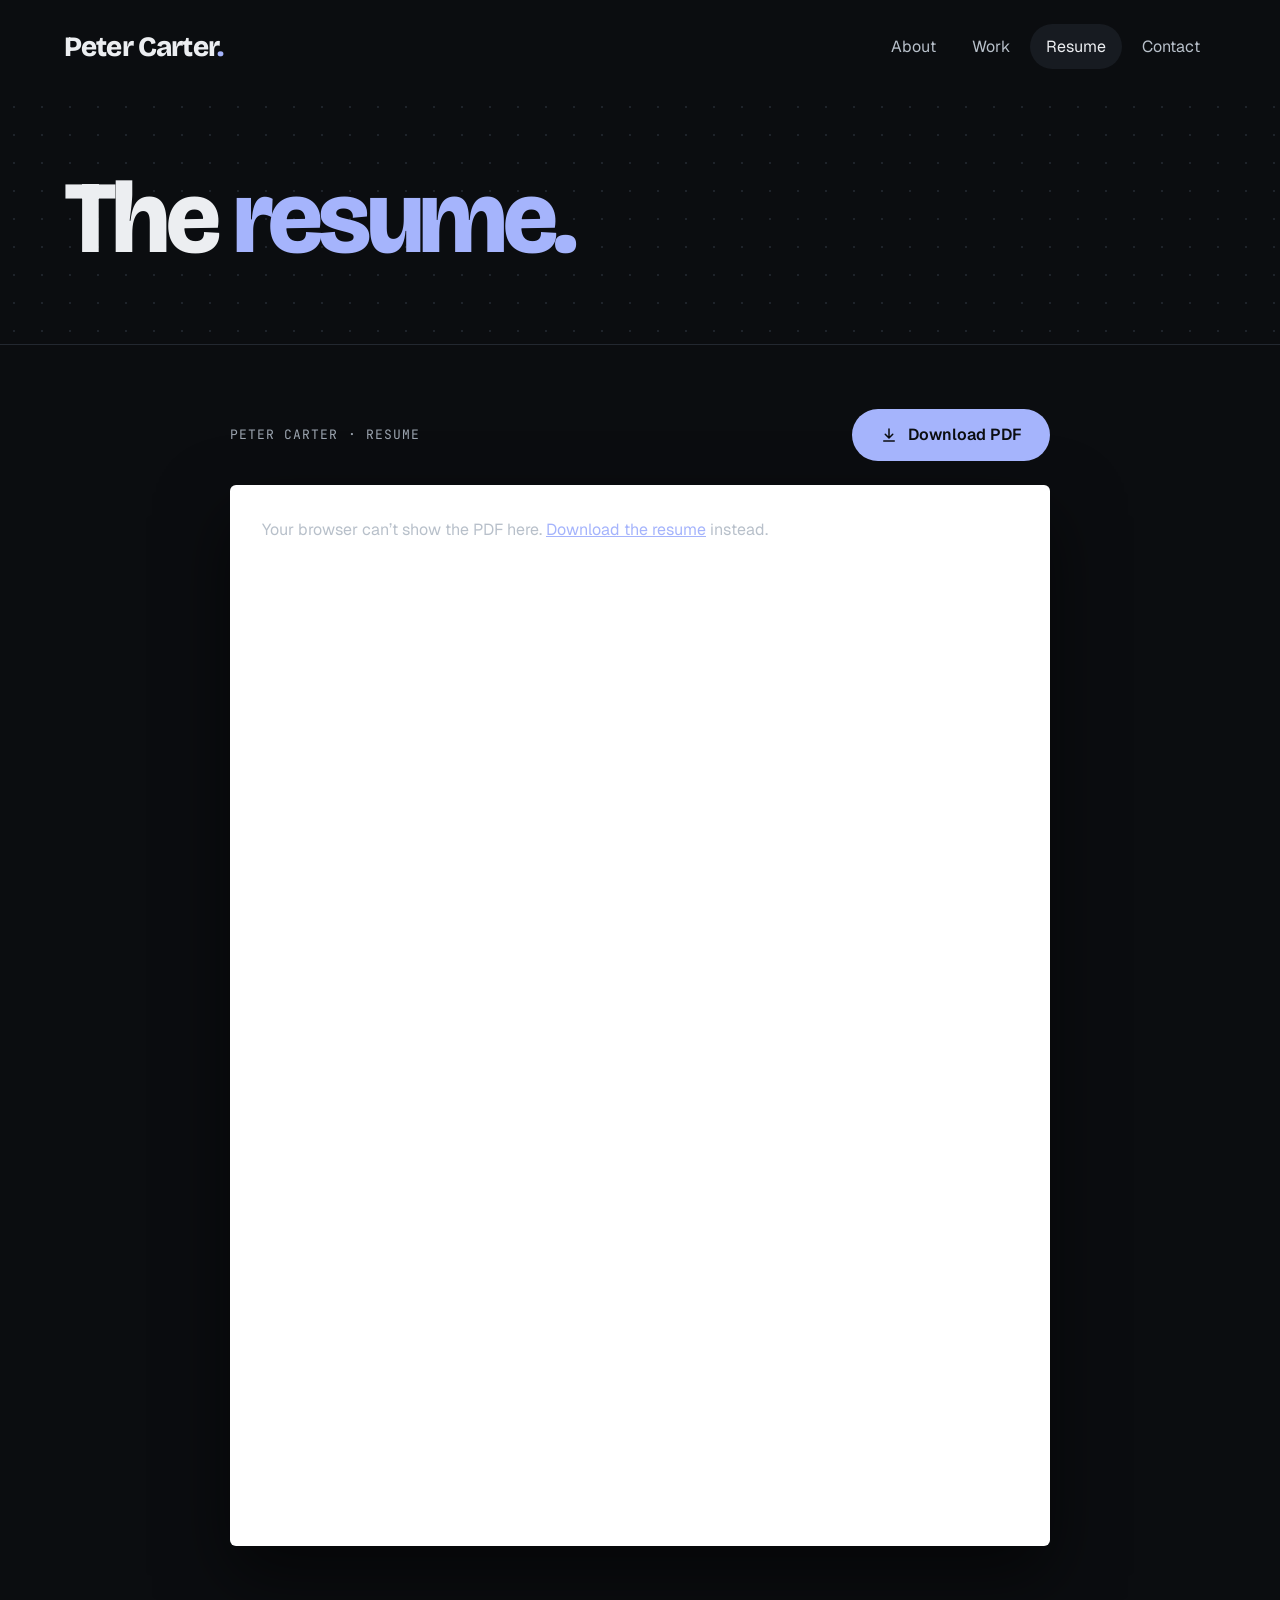
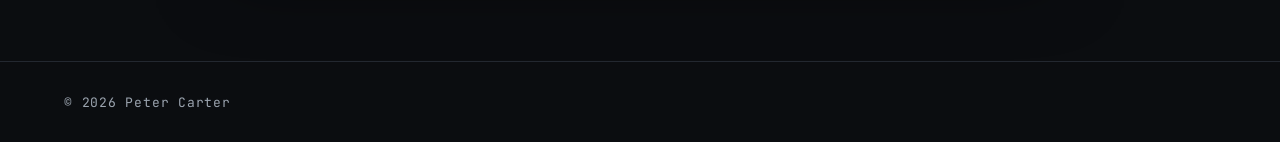
<file: resume.html>
<!DOCTYPE html>
<html lang="en">
<head>
<meta charset="utf-8">
<meta name="viewport" content="width=device-width, initial-scale=1">
<title>Peter Carter — Resume</title>
<link rel="preconnect" href="https://fonts.googleapis.com">
<link rel="preconnect" href="https://fonts.gstatic.com" crossorigin>
<link href="https://fonts.googleapis.com/css2?family=Bricolage+Grotesque:wght@500..800&family=Caveat:wght@400..700&family=Geist:wght@400..700&family=JetBrains+Mono:wght@400..700&display=swap" rel="stylesheet">
<link rel="stylesheet" href="styles.css">
<style>
@media (prefers-reduced-motion:reduce){.rise,.rise2{animation:none}.quip{animation:none}.quip:first-child{opacity:1}.btn{transition:none}}
</style>
</head>
<body>
<div class="root" style="--accent: #A5B4FC; background: #0B0D10; color: #ECEEF1; font-family: 'Geist', system-ui, sans-serif; overflow-x: hidden">

  <header style="max-width: 1440px; margin: 0 auto; box-sizing: border-box; padding: 24px clamp(20px, 5vw, 80px); display: flex; flex-wrap: wrap; align-items: center; justify-content: space-between; gap: 12px 32px">
    <a href="index.html" style="font-family: 'Bricolage Grotesque', system-ui, sans-serif; font-weight: 800; font-size: 28px; letter-spacing: -0.03em; text-decoration: none; color: #ECEEF1">Peter Carter<span style="color: var(--accent)">.</span></a>
    <nav style="display: flex; flex-wrap: wrap; align-items: center; gap: 4px">
      <a class="navlink" href="about.html">About</a>
      <a class="navlink" href="work.html">Work</a>
      <a class="navlink" href="resume.html" aria-current="page">Resume</a>
      <a class="navlink" href="contact.html">Contact</a>
    </nav>
  </header>

  <section class="dots" style="border-bottom: 1px solid #232830">
    <div style="max-width: 1440px; margin: 0 auto; box-sizing: border-box; padding: clamp(40px, 6vw, 88px) clamp(20px, 5vw, 80px); display: flex; flex-wrap: wrap; align-items: flex-end; justify-content: space-between; gap: 20px 48px">
      <h1 class="rise" style="margin: 0; font-family: 'Bricolage Grotesque', system-ui, sans-serif; font-weight: 800; font-size: clamp(52px, 8vw, 120px); line-height: 0.95; letter-spacing: -0.045em">The <span style="color: var(--accent)">resume.</span></h1>
          </div>
  </section>

  <section style="max-width: 1440px; margin: 0 auto; box-sizing: border-box; padding: clamp(40px, 5vw, 72px) clamp(20px, 5vw, 80px) clamp(72px, 9vw, 128px)">
    <div style="max-width: 820px; margin: 0 auto">
      <div style="display: flex; flex-wrap: wrap; align-items: center; justify-content: space-between; gap: 16px 24px">
        <div style="font-family: 'JetBrains Mono', ui-monospace, monospace; font-size: 13px; letter-spacing: 0.08em; text-transform: uppercase; color: #9BA4AF">Peter Carter · Resume</div>
        <a class="btn btn-primary" href="PeterCarter-Resume.pdf" download="PeterCarter-Resume.pdf">
          <svg width="18" height="18" viewBox="0 0 24 24" fill="none" stroke="currentColor" stroke-width="2" stroke-linecap="round" stroke-linejoin="round" aria-hidden="true"><path d="M12 4v11M7 11l5 5 5-5M5 20h14"></path></svg>
          Download PDF
        </a>
      </div>
      <object data="PeterCarter-Resume.pdf#toolbar=0&view=FitH" type="application/pdf" aria-label="Peter Carter's resume" style="display: block; width: 100%; margin-top: 24px; aspect-ratio: 8.5 / 11; border-radius: 6px; background: #fff; box-shadow: 0 30px 70px rgba(0,0,0,.55)">
        <div style="padding: 32px; color: #B8C0CA; font-size: 16px; line-height: 1.6">Your browser can’t show the PDF here. <a href="PeterCarter-Resume.pdf" download style="color: var(--accent)">Download the resume</a> instead.</div>
      </object>
    </div>
  </section>

  <footer style="border-top: 1px solid #232830">
    <div style="max-width: 1440px; margin: 0 auto; box-sizing: border-box; padding: 28px clamp(20px, 5vw, 80px); display: flex; flex-wrap: wrap; align-items: center; justify-content: space-between; gap: 12px 32px; font-family: 'JetBrains Mono', ui-monospace, monospace; font-size: 13px; letter-spacing: 0.06em; color: #9BA4AF">
      <span>© 2026 Peter Carter</span>
      <div class="quips" style="text-align: right">
        <span class="quip" style="animation-delay: 0s">Built with too many hover effects</span>
        <span class="quip" style="animation-delay: 4s">Works on my machine</span>
        <span class="quip" style="animation-delay: 8s">git commit -m "final final v2"</span>
        <span class="quip" style="animation-delay: 12s">Compiled with mild optimism</span>
        <span class="quip" style="animation-delay: 16s">Tabs vs spaces: yes</span>
        <span class="quip" style="animation-delay: 20s">Not a bug, a feature</span>
        <span class="quip" style="animation-delay: 24s">Zero TODOs left (okay, three)</span>
        <span class="quip" style="animation-delay: 28s">Centered a div on the first try</span>
        <span class="quip" style="animation-delay: 32s">Powered by questionable caffeine</span>
        <span class="quip" style="animation-delay: 36s">Ship it.</span>
      </div>
    </div>
  </footer>

</div>
</body>
</html>
</file>
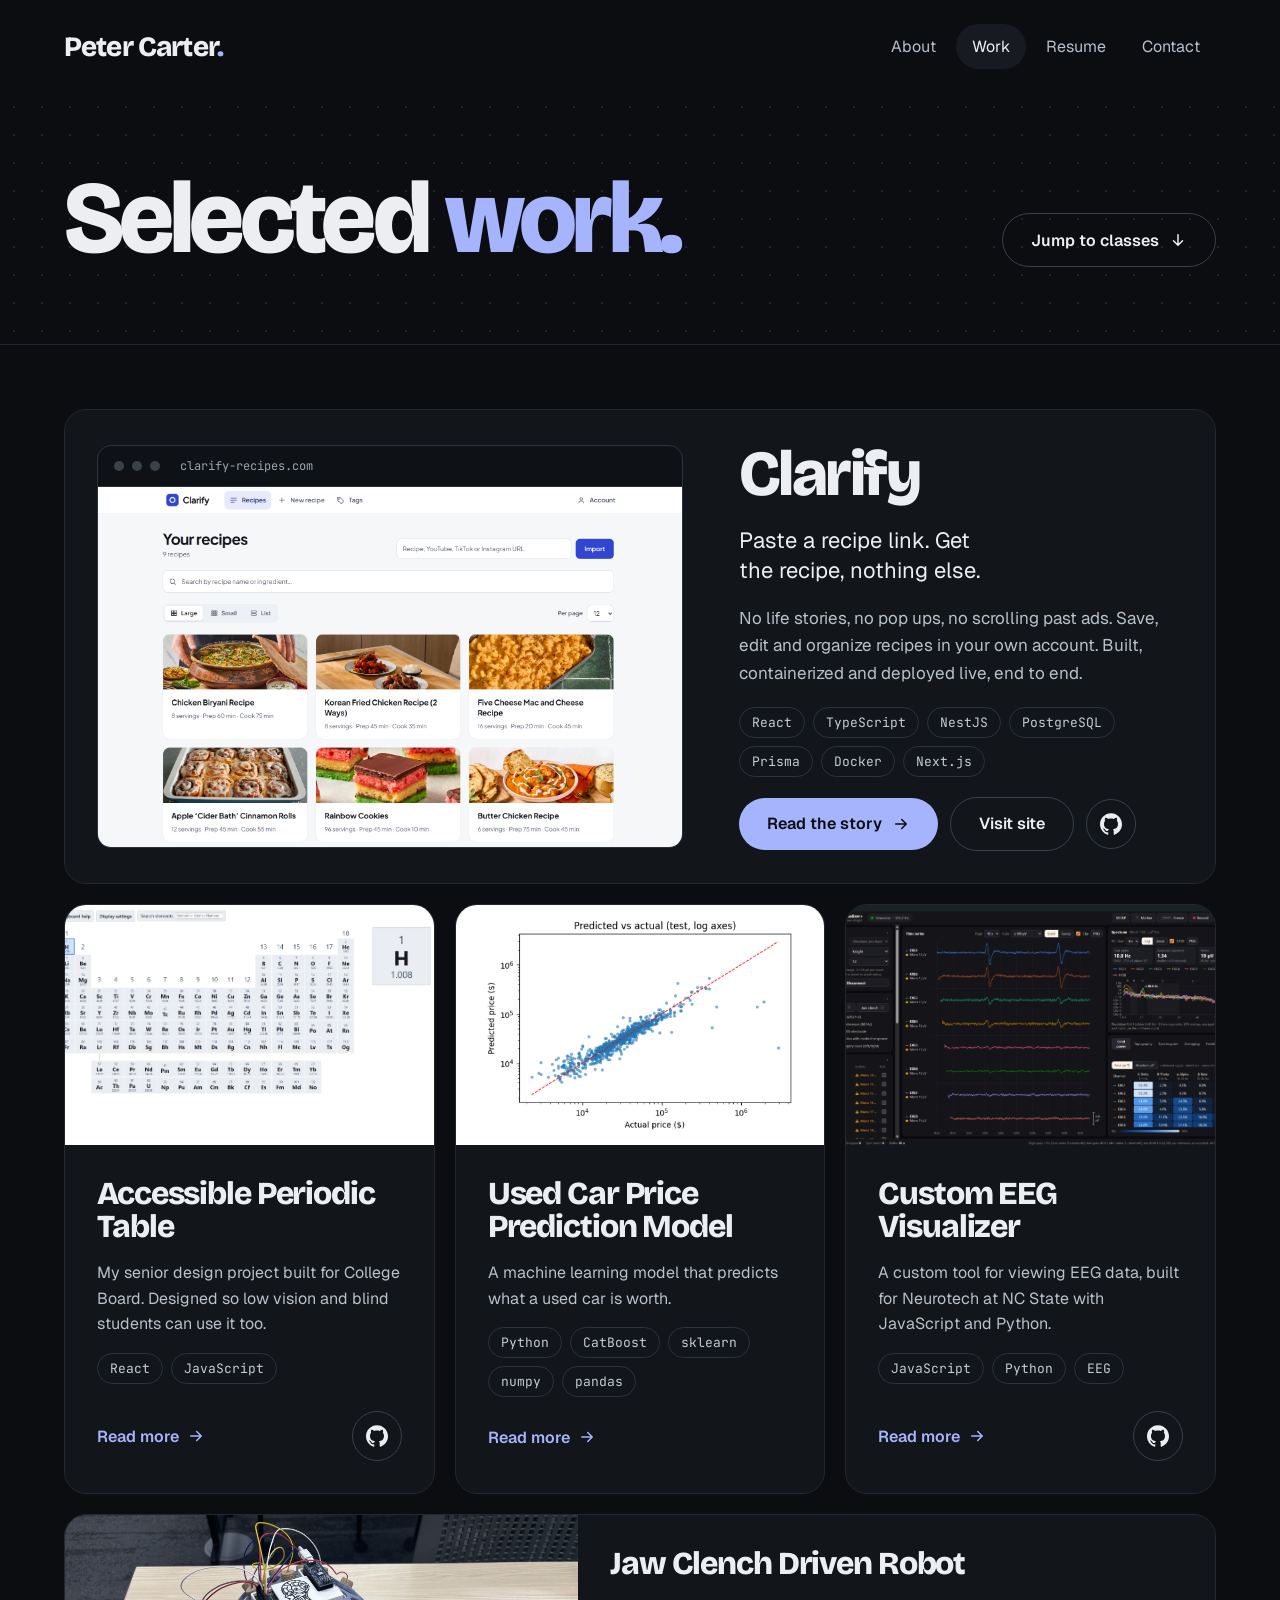
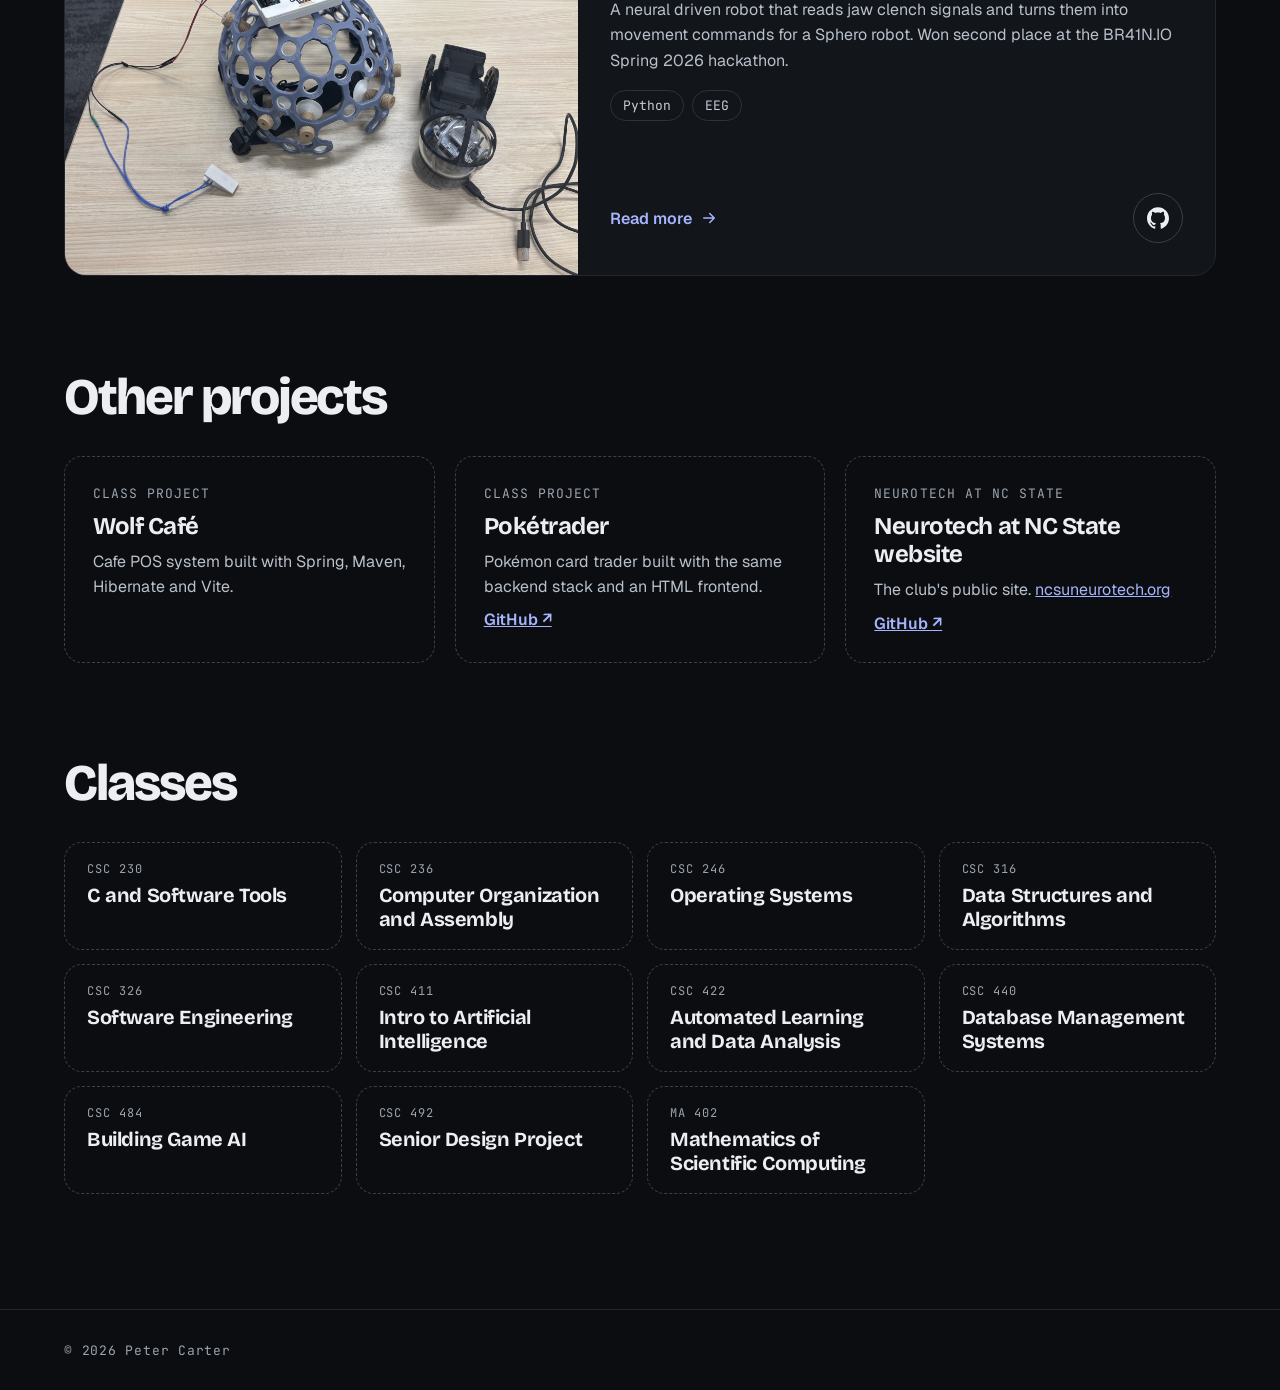
<file: work.html>
<!DOCTYPE html>
<html lang="en">
<head>
<meta charset="utf-8">
<meta name="viewport" content="width=device-width, initial-scale=1">
<title>Peter Carter — Work</title>
<link rel="preconnect" href="https://fonts.googleapis.com">
<link rel="preconnect" href="https://fonts.gstatic.com" crossorigin>
<link href="https://fonts.googleapis.com/css2?family=Bricolage+Grotesque:wght@500..800&family=Caveat:wght@400..700&family=Geist:wght@400..700&family=JetBrains+Mono:wght@400..700&display=swap" rel="stylesheet">
<link rel="stylesheet" href="styles.css">
<style>
html{scroll-behavior:smooth}
#classwork{scroll-margin-top:24px}
.btn-primary:hover{transform:none}
.btn-ghost{position:relative;z-index:2;border:1px solid #3A414B;color:#ECEEF1}
.gh{position:relative;z-index:2;display:inline-flex;align-items:center;justify-content:center;width:48px;height:48px;border:1px solid #3A414B;border-radius:50%;color:#ECEEF1;transition:transform .2s,border-color .2s,color .2s}
.gh:hover{border-color:var(--accent);color:var(--accent);transform:rotate(-8deg) scale(1.08)}
.more{display:inline-flex;align-items:center;gap:8px;min-height:48px;font-weight:600;text-decoration:none;color:var(--accent)}
.more:hover .arr2{transform:translateX(5px)}
.arr2{transition:transform .25s}
.card{position:relative;cursor:pointer;background:#12151A;border:1px solid #232830;border-radius:22px;transition:transform .3s,border-color .3s}
.card:focus-within{border-color:var(--accent)}
.more::after,.btn-primary::after{content:"";position:absolute;inset:0;z-index:1}
.chip{font-family:'JetBrains Mono',ui-monospace,monospace;font-size:13px;color:#C5CCD5;border:1px solid #2C333C;border-radius:999px;padding:6px 12px}
@keyframes fly{from{opacity:0;translate:-48px 90px}to{opacity:1;translate:0 0}}
@supports (animation-timeline:view()){
.fly,.flyrow>*{animation:fly linear both;animation-timeline:view();animation-range:entry calc(0% + var(--d,0%)) entry calc(55% + var(--d,0%))}
.flyrow>:nth-child(2){--d:12%}
.flyrow>:nth-child(3){--d:24%}
}
@media (max-width:720px){.card{padding:26px !important}}
@media (prefers-reduced-motion:reduce){html{scroll-behavior:auto}.fly,.flyrow>*{animation:none !important}.rise,.rise2{animation:none}.quip{animation:none}.quip:first-child{opacity:1}.card,.btn,.gh,.arr2{transition:none}}
</style>
</head>
<body>
<div class="root" style="--accent: #A5B4FC; background: #0B0D10; color: #ECEEF1; font-family: 'Geist', system-ui, sans-serif; overflow-x: hidden">

  <header style="max-width: 1440px; margin: 0 auto; box-sizing: border-box; padding: 24px clamp(20px, 5vw, 80px); display: flex; flex-wrap: wrap; align-items: center; justify-content: space-between; gap: 12px 32px">
    <a href="index.html" style="font-family: 'Bricolage Grotesque', system-ui, sans-serif; font-weight: 800; font-size: 28px; letter-spacing: -0.03em; text-decoration: none; color: #ECEEF1">Peter Carter<span style="color: var(--accent)">.</span></a>
    <nav style="display: flex; flex-wrap: wrap; align-items: center; gap: 4px">
      <a class="navlink" href="about.html">About</a>
      <a class="navlink" href="work.html" aria-current="page">Work</a>
      <a class="navlink" href="resume.html">Resume</a>
      <a class="navlink" href="contact.html">Contact</a>
    </nav>
  </header>

  <section class="dots" style="border-bottom: 1px solid #232830">
    <div style="max-width: 1440px; margin: 0 auto; box-sizing: border-box; padding: clamp(40px, 6vw, 88px) clamp(20px, 5vw, 80px); display: flex; flex-wrap: wrap; align-items: flex-end; justify-content: space-between; gap: 20px 48px">
      <h1 class="rise" style="margin: 0; font-family: 'Bricolage Grotesque', system-ui, sans-serif; font-weight: 800; font-size: clamp(52px, 8vw, 120px); line-height: 0.95; letter-spacing: -0.045em">Selected <span style="color: var(--accent)">work.</span></h1>
      <a class="btn btn-ghost rise2" href="#classwork">
        Jump to classes
        <svg width="18" height="18" viewBox="0 0 24 24" fill="none" stroke="currentColor" stroke-width="2" stroke-linecap="round" stroke-linejoin="round" aria-hidden="true"><path d="M12 5v14M6 13l6 6 6-6"></path></svg>
      </a>
    </div>
  </section>

  <section style="max-width: 1440px; margin: 0 auto; box-sizing: border-box; padding: clamp(40px, 5vw, 72px) clamp(20px, 5vw, 80px) 0">

    <article class="card fly" style="padding: 32px; display: flex; flex-wrap: wrap; gap: 40px 56px; align-items: center">
      <div style="flex: 1 1 520px; min-width: 0; border: 1px solid #2C333C; border-radius: 14px; overflow: hidden; background: #0E1115">
        <div style="display: flex; align-items: center; gap: 8px; padding: 12px 16px; border-bottom: 1px solid #2C333C">
          <span style="width: 10px; height: 10px; border-radius: 50%; background: #3A414B"></span>
          <span style="width: 10px; height: 10px; border-radius: 50%; background: #3A414B"></span>
          <span style="width: 10px; height: 10px; border-radius: 50%; background: #3A414B"></span>
          <span style="margin-left: 12px; font-family: 'JetBrains Mono', ui-monospace, monospace; font-size: 12px; color: #9BA4AF">clarify-recipes.com</span>
        </div>
        <img src="images/clarify/clarify_recipepage.png" alt="The Clarify recipe library" style="display: block; width: 100%; height: 360px; object-fit: cover; object-position: top">
      </div>
      <div style="flex: 1 1 380px; display: flex; flex-direction: column; gap: 20px">
        <h2 style="margin: 0; font-family: 'Bricolage Grotesque', system-ui, sans-serif; font-weight: 800; font-size: clamp(44px, 5vw, 72px); line-height: 1; letter-spacing: -0.04em">Clarify</h2>
        <p style="margin: 0; font-size: 22px; line-height: 1.35; color: #ECEEF1; text-wrap: balance">Paste a recipe link. Get the recipe, nothing else.</p>
        <p style="margin: 0; font-size: 17px; line-height: 1.6; color: #B8C0CA; text-wrap: pretty">No life stories, no pop ups, no scrolling past ads. Save, edit and organize recipes in your own account. Built, containerized and deployed live, end to end.</p>
        <div style="display: flex; flex-wrap: wrap; gap: 8px">
          <span class="chip">React</span><span class="chip">TypeScript</span><span class="chip">NestJS</span><span class="chip">PostgreSQL</span><span class="chip">Prisma</span><span class="chip">Docker</span><span class="chip">Next.js</span>
        </div>
        <div style="display: flex; flex-wrap: wrap; align-items: center; gap: 12px">
          <a class="btn btn-primary" href="project-clarify.html">
            Read the story
            <svg width="18" height="18" viewBox="0 0 24 24" fill="none" stroke="currentColor" stroke-width="2" stroke-linecap="round" stroke-linejoin="round" aria-hidden="true"><path d="M5 12h14M13 6l6 6-6 6"></path></svg>
          </a>
          <a class="btn btn-ghost" href="https://clarify-recipes.com" target="_blank" rel="noopener noreferrer">Visit site</a>
          <a class="gh" href="https://github.com/pdcarter726/clarify" aria-label="Clarify on GitHub" title="Clarify on GitHub" target="_blank" rel="noopener noreferrer">
            <svg width="22" height="22" viewBox="0 0 24 24" fill="currentColor" aria-hidden="true"><path d="M12 .297c-6.63 0-12 5.373-12 12 0 5.303 3.438 9.8 8.205 11.385.6.113.82-.258.82-.577 0-.285-.01-1.04-.015-2.04-3.338.724-4.042-1.61-4.042-1.61C4.422 18.07 3.633 17.7 3.633 17.7c-1.087-.744.084-.729.084-.729 1.205.084 1.838 1.236 1.838 1.236 1.07 1.835 2.809 1.305 3.495.998.108-.776.417-1.305.76-1.605-2.665-.3-5.466-1.332-5.466-5.93 0-1.31.465-2.38 1.235-3.22-.135-.303-.54-1.523.105-3.176 0 0 1.005-.322 3.3 1.23.96-.267 1.98-.399 3-.405 1.02.006 2.04.138 3 .405 2.28-1.552 3.285-1.23 3.285-1.23.645 1.653.24 2.873.12 3.176.765.84 1.23 1.91 1.23 3.22 0 4.61-2.805 5.625-5.475 5.92.42.36.81 1.096.81 2.22 0 1.606-.015 2.896-.015 3.286 0 .315.21.69.825.57C20.565 22.092 24 17.592 24 12.297c0-6.627-5.373-12-12-12"></path></svg>
          </a>
        </div>
      </div>
    </article>

    <div class="flyrow" style="margin-top: 20px; display: grid; grid-template-columns: repeat(auto-fit, minmax(min(360px, 100%), 1fr)); gap: 20px">

      <article class="card" style="overflow: hidden; display: flex; flex-direction: column">
        <img src="images/periodic-table/periodictable.png" alt="The interactive periodic table" style="display: block; width: 100%; height: 240px; object-fit: cover; object-position: top">
        <div style="padding: 32px; display: flex; flex-direction: column; gap: 16px; flex: 1">
          <h3 style="margin: 0; font-family: 'Bricolage Grotesque', system-ui, sans-serif; font-weight: 800; font-size: 32px; line-height: 1.05; letter-spacing: -0.035em">Accessible Periodic Table</h3>
          <p style="margin: 0; font-size: 16px; line-height: 1.6; color: #B8C0CA; text-wrap: pretty">My senior design project built for College Board. Designed so low vision and blind students can use it too.</p>
          <div style="display: flex; flex-wrap: wrap; gap: 8px">
            <span class="chip">React</span><span class="chip">JavaScript</span>
          </div>
          <div style="display: flex; align-items: center; justify-content: space-between; margin-top: auto">
            <a class="more" href="project-periodic-table.html">Read more <svg class="arr2" width="18" height="18" viewBox="0 0 24 24" fill="none" stroke="currentColor" stroke-width="2" stroke-linecap="round" stroke-linejoin="round" aria-hidden="true"><path d="M5 12h14M13 6l6 6-6 6"></path></svg></a>
            <a class="gh" href="https://github.com/pdcarter726/accessible-periodic-table" aria-label="Accessible Periodic Table on GitHub" title="Accessible Periodic Table on GitHub" target="_blank" rel="noopener noreferrer">
              <svg width="22" height="22" viewBox="0 0 24 24" fill="currentColor" aria-hidden="true"><path d="M12 .297c-6.63 0-12 5.373-12 12 0 5.303 3.438 9.8 8.205 11.385.6.113.82-.258.82-.577 0-.285-.01-1.04-.015-2.04-3.338.724-4.042-1.61-4.042-1.61C4.422 18.07 3.633 17.7 3.633 17.7c-1.087-.744.084-.729.084-.729 1.205.084 1.838 1.236 1.838 1.236 1.07 1.835 2.809 1.305 3.495.998.108-.776.417-1.305.76-1.605-2.665-.3-5.466-1.332-5.466-5.93 0-1.31.465-2.38 1.235-3.22-.135-.303-.54-1.523.105-3.176 0 0 1.005-.322 3.3 1.23.96-.267 1.98-.399 3-.405 1.02.006 2.04.138 3 .405 2.28-1.552 3.285-1.23 3.285-1.23.645 1.653.24 2.873.12 3.176.765.84 1.23 1.91 1.23 3.22 0 4.61-2.805 5.625-5.475 5.92.42.36.81 1.096.81 2.22 0 1.606-.015 2.896-.015 3.286 0 .315.21.69.825.57C20.565 22.092 24 17.592 24 12.297c0-6.627-5.373-12-12-12"></path></svg>
            </a>
          </div>
        </div>
      </article>

      <article class="card" style="overflow: hidden; display: flex; flex-direction: column">
        <div style="height: 240px; background: #fff; display: flex; align-items: center; justify-content: center; padding: 12px; box-sizing: border-box"><img src="images/car-price-prediction/predicted_prices_chart.png" alt="Predicted versus actual used car prices" style="display: block; max-width: 100%; max-height: 100%"></div>
        <div style="padding: 32px; display: flex; flex-direction: column; gap: 16px; flex: 1">
          <h3 style="margin: 0; font-family: 'Bricolage Grotesque', system-ui, sans-serif; font-weight: 800; font-size: 32px; line-height: 1.05; letter-spacing: -0.035em">Used Car Price Prediction Model</h3>
          <p style="margin: 0; font-size: 16px; line-height: 1.6; color: #B8C0CA; text-wrap: pretty">A machine learning model that predicts what a used car is worth.</p>
          <div style="display: flex; flex-wrap: wrap; gap: 8px">
            <span class="chip">Python</span><span class="chip">CatBoost</span><span class="chip">sklearn</span><span class="chip">numpy</span><span class="chip">pandas</span>
          </div>
          <div style="display: flex; align-items: center; justify-content: space-between; margin-top: auto">
            <a class="more" href="project-car-prices.html">Read more <svg class="arr2" width="18" height="18" viewBox="0 0 24 24" fill="none" stroke="currentColor" stroke-width="2" stroke-linecap="round" stroke-linejoin="round" aria-hidden="true"><path d="M5 12h14M13 6l6 6-6 6"></path></svg></a>
          </div>
        </div>
      </article>

      <article class="card" style="overflow: hidden; display: flex; flex-direction: column">
        <img src="images/eeg-visualizer/visualizer_home.png" alt="The EEG visualizer dashboard" style="display: block; width: 100%; height: 240px; object-fit: cover; object-position: top">
        <div style="padding: 32px; display: flex; flex-direction: column; gap: 16px; flex: 1">
          <h3 style="margin: 0; font-family: 'Bricolage Grotesque', system-ui, sans-serif; font-weight: 800; font-size: 32px; line-height: 1.05; letter-spacing: -0.035em">Custom EEG Visualizer</h3>
          <p style="margin: 0; font-size: 16px; line-height: 1.6; color: #B8C0CA; text-wrap: pretty">A custom tool for viewing EEG data, built for Neurotech at NC State with JavaScript and Python.</p>
          <div style="display: flex; flex-wrap: wrap; gap: 8px">
            <span class="chip">JavaScript</span><span class="chip">Python</span><span class="chip">EEG</span>
          </div>
          <div style="display: flex; align-items: center; justify-content: space-between; margin-top: auto">
            <a class="more" href="project-eeg-visualizer.html">Read more <svg class="arr2" width="18" height="18" viewBox="0 0 24 24" fill="none" stroke="currentColor" stroke-width="2" stroke-linecap="round" stroke-linejoin="round" aria-hidden="true"><path d="M5 12h14M13 6l6 6-6 6"></path></svg></a>
            <a class="gh" href="https://github.com/NCSU-Neurotech/eeg-visualizer" aria-label="Custom EEG Visualizer on GitHub" title="Custom EEG Visualizer on GitHub" target="_blank" rel="noopener noreferrer">
              <svg width="22" height="22" viewBox="0 0 24 24" fill="currentColor" aria-hidden="true"><path d="M12 .297c-6.63 0-12 5.373-12 12 0 5.303 3.438 9.8 8.205 11.385.6.113.82-.258.82-.577 0-.285-.01-1.04-.015-2.04-3.338.724-4.042-1.61-4.042-1.61C4.422 18.07 3.633 17.7 3.633 17.7c-1.087-.744.084-.729.084-.729 1.205.084 1.838 1.236 1.838 1.236 1.07 1.835 2.809 1.305 3.495.998.108-.776.417-1.305.76-1.605-2.665-.3-5.466-1.332-5.466-5.93 0-1.31.465-2.38 1.235-3.22-.135-.303-.54-1.523.105-3.176 0 0 1.005-.322 3.3 1.23.96-.267 1.98-.399 3-.405 1.02.006 2.04.138 3 .405 2.28-1.552 3.285-1.23 3.285-1.23.645 1.653.24 2.873.12 3.176.765.84 1.23 1.91 1.23 3.22 0 4.61-2.805 5.625-5.475 5.92.42.36.81 1.096.81 2.22 0 1.606-.015 2.896-.015 3.286 0 .315.21.69.825.57C20.565 22.092 24 17.592 24 12.297c0-6.627-5.373-12-12-12"></path></svg>
            </a>
          </div>
        </div>
      </article>

      <article class="card" style="grid-column: 1 / -1; overflow: hidden; display: flex; flex-wrap: wrap">
        <img src="images/eeg-robot/eegrobot_headset_web.jpg" alt="The EEG headset and robot" style="flex: 1 1 360px; min-width: 0; width: 100%; max-height: 360px; object-fit: cover; object-position: center 55%">
        <div style="flex: 1 1 420px; padding: 32px; display: flex; flex-direction: column; gap: 16px">
          <h3 style="margin: 0; font-family: 'Bricolage Grotesque', system-ui, sans-serif; font-weight: 800; font-size: 32px; line-height: 1.05; letter-spacing: -0.035em">Jaw Clench Driven Robot</h3>
          <p style="margin: 0; font-size: 16px; line-height: 1.6; color: #B8C0CA; text-wrap: pretty">A neural driven robot that reads jaw clench signals and turns them into movement commands for a Sphero robot. Won second place at the BR41N.IO Spring 2026 hackathon.</p>
          <div style="display: flex; flex-wrap: wrap; gap: 8px">
            <span class="chip">Python</span><span class="chip">EEG</span>
          </div>
          <div style="display: flex; align-items: center; justify-content: space-between; margin-top: auto">
            <a class="more" href="project-jaw-robot.html">Read more <svg class="arr2" width="18" height="18" viewBox="0 0 24 24" fill="none" stroke="currentColor" stroke-width="2" stroke-linecap="round" stroke-linejoin="round" aria-hidden="true"><path d="M5 12h14M13 6l6 6-6 6"></path></svg></a>
            <a class="gh" href="https://github.com/pdcarter726/BR41N.IO-Spring2026-Hackathon" aria-label="Jaw Clench Driven Robot on GitHub" title="Jaw Clench Driven Robot on GitHub" target="_blank" rel="noopener noreferrer">
              <svg width="22" height="22" viewBox="0 0 24 24" fill="currentColor" aria-hidden="true"><path d="M12 .297c-6.63 0-12 5.373-12 12 0 5.303 3.438 9.8 8.205 11.385.6.113.82-.258.82-.577 0-.285-.01-1.04-.015-2.04-3.338.724-4.042-1.61-4.042-1.61C4.422 18.07 3.633 17.7 3.633 17.7c-1.087-.744.084-.729.084-.729 1.205.084 1.838 1.236 1.838 1.236 1.07 1.835 2.809 1.305 3.495.998.108-.776.417-1.305.76-1.605-2.665-.3-5.466-1.332-5.466-5.93 0-1.31.465-2.38 1.235-3.22-.135-.303-.54-1.523.105-3.176 0 0 1.005-.322 3.3 1.23.96-.267 1.98-.399 3-.405 1.02.006 2.04.138 3 .405 2.28-1.552 3.285-1.23 3.285-1.23.645 1.653.24 2.873.12 3.176.765.84 1.23 1.91 1.23 3.22 0 4.61-2.805 5.625-5.475 5.92.42.36.81 1.096.81 2.22 0 1.606-.015 2.896-.015 3.286 0 .315.21.69.825.57C20.565 22.092 24 17.592 24 12.297c0-6.627-5.373-12-12-12"></path></svg>
            </a>
          </div>
        </div>
      </article>

    </div>
  </section>

  <section style="max-width: 1440px; margin: 0 auto; box-sizing: border-box; padding: clamp(56px, 7vw, 96px) clamp(20px, 5vw, 80px) clamp(56px, 7vw, 96px)">
    <div style="display: flex; flex-wrap: wrap; align-items: baseline; gap: 8px 24px; margin-bottom: 28px">
      <h2 style="margin: 0; font-family: 'Bricolage Grotesque', system-ui, sans-serif; font-weight: 800; font-size: clamp(32px, 4vw, 52px); letter-spacing: -0.04em">Other projects</h2>
    </div>
    <div class="flyrow" style="display: grid; grid-template-columns: repeat(auto-fit, minmax(min(300px, 100%), 1fr)); gap: 20px">
      <div style="border: 1px dashed #3A414B; border-radius: 18px; padding: 28px; display: flex; flex-direction: column; gap: 10px">
        <div style="font-family: 'JetBrains Mono', ui-monospace, monospace; font-size: 13px; letter-spacing: 0.08em; text-transform: uppercase; color: #9BA4AF">Class project</div>
        <div style="font-family: 'Bricolage Grotesque', system-ui, sans-serif; font-weight: 700; font-size: 24px; letter-spacing: -0.02em">Wolf Café</div>
        <p style="margin: 0; font-size: 16px; line-height: 1.55; color: #B8C0CA">Cafe POS system built with Spring, Maven, Hibernate and Vite.</p>
      </div>
      <div style="border: 1px dashed #3A414B; border-radius: 18px; padding: 28px; display: flex; flex-direction: column; gap: 10px">
        <div style="font-family: 'JetBrains Mono', ui-monospace, monospace; font-size: 13px; letter-spacing: 0.08em; text-transform: uppercase; color: #9BA4AF">Class project</div>
        <div style="font-family: 'Bricolage Grotesque', system-ui, sans-serif; font-weight: 700; font-size: 24px; letter-spacing: -0.02em">Pokétrader</div>
        <p style="margin: 0; font-size: 16px; line-height: 1.55; color: #B8C0CA">Pokémon card trader built with the same backend stack and an HTML frontend.</p>
        <div><a href="https://github.com/pdcarter726/poketrader" target="_blank" rel="noopener noreferrer" style="color: var(--accent); font-weight: 600">GitHub ↗</a></div>
      </div>
      <div style="border: 1px dashed #3A414B; border-radius: 18px; padding: 28px; display: flex; flex-direction: column; gap: 10px">
        <div style="font-family: 'JetBrains Mono', ui-monospace, monospace; font-size: 13px; letter-spacing: 0.08em; text-transform: uppercase; color: #9BA4AF">Neurotech at NC State</div>
        <div style="font-family: 'Bricolage Grotesque', system-ui, sans-serif; font-weight: 700; font-size: 24px; letter-spacing: -0.02em">Neurotech at NC State website</div>
        <p style="margin: 0; font-size: 16px; line-height: 1.55; color: #B8C0CA">The club's public site. <a href="https://ncsuneurotech.org" target="_blank" rel="noopener noreferrer" style="color: var(--accent)">ncsuneurotech.org</a></p>
        <div><a href="https://github.com/NCSU-Neurotech/neurotech-website" target="_blank" rel="noopener noreferrer" style="color: var(--accent); font-weight: 600">GitHub ↗</a></div>
      </div>
    </div>
  </section>

  <section id="classwork" style="max-width: 1440px; margin: 0 auto; box-sizing: border-box; padding: 0 clamp(20px, 5vw, 80px) clamp(72px, 9vw, 128px)">
    <div style="display: flex; flex-wrap: wrap; align-items: baseline; gap: 8px 24px; margin-bottom: 28px">
      <h2 style="margin: 0; font-family: 'Bricolage Grotesque', system-ui, sans-serif; font-weight: 800; font-size: clamp(32px, 4vw, 52px); letter-spacing: -0.04em">Classes</h2>
    </div>
    <div class="flyrow" style="display: grid; grid-template-columns: repeat(auto-fit, minmax(min(260px, 100%), 1fr)); gap: 14px">
      <div style="border: 1px dashed #3A414B; border-radius: 18px; padding: 18px 22px; display: flex; flex-direction: column; gap: 6px">
        <div style="font-family: 'JetBrains Mono', ui-monospace, monospace; font-size: 12px; letter-spacing: 0.08em; text-transform: uppercase; color: #9BA4AF">CSC 230</div>
        <div style="font-family: 'Bricolage Grotesque', system-ui, sans-serif; font-weight: 700; font-size: 20px; line-height: 1.2; letter-spacing: -0.02em">C and Software Tools</div>
      </div>
      <div style="border: 1px dashed #3A414B; border-radius: 18px; padding: 18px 22px; display: flex; flex-direction: column; gap: 6px">
        <div style="font-family: 'JetBrains Mono', ui-monospace, monospace; font-size: 12px; letter-spacing: 0.08em; text-transform: uppercase; color: #9BA4AF">CSC 236</div>
        <div style="font-family: 'Bricolage Grotesque', system-ui, sans-serif; font-weight: 700; font-size: 20px; line-height: 1.2; letter-spacing: -0.02em">Computer Organization and Assembly</div>
      </div>
      <div style="border: 1px dashed #3A414B; border-radius: 18px; padding: 18px 22px; display: flex; flex-direction: column; gap: 6px">
        <div style="font-family: 'JetBrains Mono', ui-monospace, monospace; font-size: 12px; letter-spacing: 0.08em; text-transform: uppercase; color: #9BA4AF">CSC 246</div>
        <div style="font-family: 'Bricolage Grotesque', system-ui, sans-serif; font-weight: 700; font-size: 20px; line-height: 1.2; letter-spacing: -0.02em">Operating Systems</div>
      </div>
      <div style="border: 1px dashed #3A414B; border-radius: 18px; padding: 18px 22px; display: flex; flex-direction: column; gap: 6px">
        <div style="font-family: 'JetBrains Mono', ui-monospace, monospace; font-size: 12px; letter-spacing: 0.08em; text-transform: uppercase; color: #9BA4AF">CSC 316</div>
        <div style="font-family: 'Bricolage Grotesque', system-ui, sans-serif; font-weight: 700; font-size: 20px; line-height: 1.2; letter-spacing: -0.02em">Data Structures and Algorithms</div>
      </div>
      <div style="border: 1px dashed #3A414B; border-radius: 18px; padding: 18px 22px; display: flex; flex-direction: column; gap: 6px">
        <div style="font-family: 'JetBrains Mono', ui-monospace, monospace; font-size: 12px; letter-spacing: 0.08em; text-transform: uppercase; color: #9BA4AF">CSC 326</div>
        <div style="font-family: 'Bricolage Grotesque', system-ui, sans-serif; font-weight: 700; font-size: 20px; line-height: 1.2; letter-spacing: -0.02em">Software Engineering</div>
      </div>
      <div style="border: 1px dashed #3A414B; border-radius: 18px; padding: 18px 22px; display: flex; flex-direction: column; gap: 6px">
        <div style="font-family: 'JetBrains Mono', ui-monospace, monospace; font-size: 12px; letter-spacing: 0.08em; text-transform: uppercase; color: #9BA4AF">CSC 411</div>
        <div style="font-family: 'Bricolage Grotesque', system-ui, sans-serif; font-weight: 700; font-size: 20px; line-height: 1.2; letter-spacing: -0.02em">Intro to Artificial Intelligence</div>
      </div>
      <div style="border: 1px dashed #3A414B; border-radius: 18px; padding: 18px 22px; display: flex; flex-direction: column; gap: 6px">
        <div style="font-family: 'JetBrains Mono', ui-monospace, monospace; font-size: 12px; letter-spacing: 0.08em; text-transform: uppercase; color: #9BA4AF">CSC 422</div>
        <div style="font-family: 'Bricolage Grotesque', system-ui, sans-serif; font-weight: 700; font-size: 20px; line-height: 1.2; letter-spacing: -0.02em">Automated Learning and Data Analysis</div>
      </div>
      <div style="border: 1px dashed #3A414B; border-radius: 18px; padding: 18px 22px; display: flex; flex-direction: column; gap: 6px">
        <div style="font-family: 'JetBrains Mono', ui-monospace, monospace; font-size: 12px; letter-spacing: 0.08em; text-transform: uppercase; color: #9BA4AF">CSC 440</div>
        <div style="font-family: 'Bricolage Grotesque', system-ui, sans-serif; font-weight: 700; font-size: 20px; line-height: 1.2; letter-spacing: -0.02em">Database Management Systems</div>
      </div>
      <div style="border: 1px dashed #3A414B; border-radius: 18px; padding: 18px 22px; display: flex; flex-direction: column; gap: 6px">
        <div style="font-family: 'JetBrains Mono', ui-monospace, monospace; font-size: 12px; letter-spacing: 0.08em; text-transform: uppercase; color: #9BA4AF">CSC 484</div>
        <div style="font-family: 'Bricolage Grotesque', system-ui, sans-serif; font-weight: 700; font-size: 20px; line-height: 1.2; letter-spacing: -0.02em">Building Game AI</div>
      </div>
      <div style="border: 1px dashed #3A414B; border-radius: 18px; padding: 18px 22px; display: flex; flex-direction: column; gap: 6px">
        <div style="font-family: 'JetBrains Mono', ui-monospace, monospace; font-size: 12px; letter-spacing: 0.08em; text-transform: uppercase; color: #9BA4AF">CSC 492</div>
        <div style="font-family: 'Bricolage Grotesque', system-ui, sans-serif; font-weight: 700; font-size: 20px; line-height: 1.2; letter-spacing: -0.02em">Senior Design Project</div>
      </div>
      <div style="border: 1px dashed #3A414B; border-radius: 18px; padding: 18px 22px; display: flex; flex-direction: column; gap: 6px">
        <div style="font-family: 'JetBrains Mono', ui-monospace, monospace; font-size: 12px; letter-spacing: 0.08em; text-transform: uppercase; color: #9BA4AF">MA 402</div>
        <div style="font-family: 'Bricolage Grotesque', system-ui, sans-serif; font-weight: 700; font-size: 20px; line-height: 1.2; letter-spacing: -0.02em">Mathematics of Scientific Computing</div>
      </div>
    </div>
  </section>

  <footer style="border-top: 1px solid #232830">
    <div style="max-width: 1440px; margin: 0 auto; box-sizing: border-box; padding: 28px clamp(20px, 5vw, 80px); display: flex; flex-wrap: wrap; align-items: center; justify-content: space-between; gap: 12px 32px; font-family: 'JetBrains Mono', ui-monospace, monospace; font-size: 13px; letter-spacing: 0.06em; color: #9BA4AF">
      <span>© 2026 Peter Carter</span>
      <div class="quips" style="text-align: right">
        <span class="quip" style="animation-delay: 0s">Built with too many hover effects</span>
        <span class="quip" style="animation-delay: 4s">Works on my machine</span>
        <span class="quip" style="animation-delay: 8s">git commit -m "final final v2"</span>
        <span class="quip" style="animation-delay: 12s">Compiled with mild optimism</span>
        <span class="quip" style="animation-delay: 16s">Tabs vs spaces: yes</span>
        <span class="quip" style="animation-delay: 20s">Not a bug, a feature</span>
        <span class="quip" style="animation-delay: 24s">Zero TODOs left (okay, three)</span>
        <span class="quip" style="animation-delay: 28s">Centered a div on the first try</span>
        <span class="quip" style="animation-delay: 32s">Powered by questionable caffeine</span>
        <span class="quip" style="animation-delay: 36s">Ship it.</span>
      </div>
    </div>
  </footer>

</div>
</body>
</html>
</file>
<file: styles.css>
body{margin:0;background:#0B0D10}
a{color:inherit}
a:focus-visible{outline:2px solid var(--accent,#A5B4FC);outline-offset:3px;border-radius:6px}
.root{--accent:#A5B4FC}
.dots{background-image:radial-gradient(#1E232A 1.2px,transparent 1.3px);background-size:28px 28px}
.navlink{color:#B8C0CA;text-decoration:none;padding:12px 16px;border-radius:999px;transition:color .2s,background .2s}
.navlink:hover{color:#ECEEF1;background:#171B21}
.navlink[aria-current]{color:#ECEEF1;background:#171B21}
.btn{display:inline-flex;align-items:center;gap:10px;min-height:52px;padding:0 28px;border-radius:999px;text-decoration:none;font-weight:600;font-size:16px;transition:transform .2s,border-color .2s}
.btn:hover{transform:translateY(-2px)}
.btn-primary{background:var(--accent);color:#0B0D10}
.btn-ghost{border:1px solid #3A414B;color:#ECEEF1}
.btn-ghost:hover{border-color:var(--accent)}
.card{background:#12151A;border:1px solid #232830;border-radius:22px;transition:transform .3s,border-color .3s}
.card:hover{border-color:var(--accent);transform:translateY(-5px)}
.tile{display:flex;flex-direction:column;text-decoration:none;color:inherit}
.arr{transition:transform .25s}
.tile:hover .arr{transform:translate(5px,-5px)}
.tile:hover .arr-prev{transform:translate(-5px,0)}
.ph{background:repeating-linear-gradient(135deg,#D3D8DE 0 12px,#C9CED5 12px 24px);color:#3F4751;font-family:'JetBrains Mono',ui-monospace,monospace;font-size:13px;letter-spacing:.06em;text-transform:uppercase;display:flex;align-items:center;justify-content:center;text-align:center;padding:16px;box-sizing:border-box}
.polaroid{background:#ECEEF1;border-radius:6px;box-shadow:0 22px 44px rgba(0,0,0,.5);transition:rotate .35s,scale .35s}
.polaroid:hover{rotate:0deg !important;scale:1.03}
.fade{-webkit-mask-image:linear-gradient(90deg,transparent,#000 14%,#000 86%,transparent);mask-image:linear-gradient(90deg,transparent,#000 14%,#000 86%,transparent)}
.wave-a{animation:drift 22s linear infinite}
.wave-b{animation:drift 38s linear infinite}
.track{animation:scroll 44s linear infinite}
.pulse{animation:pulse 2s ease-out infinite}
.spin{animation:spin 18s linear infinite}
.rise{animation:rise .9s both cubic-bezier(.2,.7,.2,1)}
.rise2{animation:rise .9s .12s both cubic-bezier(.2,.7,.2,1)}
.rise3{animation:rise .9s .24s both cubic-bezier(.2,.7,.2,1)}
.rise4{animation:rise .9s .36s both cubic-bezier(.2,.7,.2,1)}
.roles{position:relative;display:inline-block;width:min(100%,320px);height:1.45em;vertical-align:bottom}
.rw{position:absolute;left:0;top:0;white-space:nowrap;color:var(--accent);font-weight:600;opacity:0;animation:role 18s linear infinite both}
.quips{position:relative;height:24px;width:min(100%,380px)}
.quip{position:absolute;right:0;top:0;white-space:nowrap;opacity:0;animation:quip 40s linear infinite both}
@keyframes role{0%{opacity:0;transform:translateY(8px)}3%{opacity:1;transform:none}14%{opacity:1;transform:none}16.6%{opacity:0;transform:translateY(-8px)}100%{opacity:0}}
@keyframes quip{0%{opacity:0;transform:translateY(10px)}2%{opacity:1;transform:none}8%{opacity:1;transform:none}10%{opacity:0;transform:translateY(-10px)}100%{opacity:0}}
@keyframes spin{to{transform:rotate(360deg)}}
@keyframes drift{from{transform:translateX(0)}to{transform:translateX(-50%)}}
@keyframes scroll{from{transform:translateX(0)}to{transform:translateX(-50%)}}
@keyframes pulse{0%{box-shadow:0 0 0 0 rgba(165,180,252,.6)}100%{box-shadow:0 0 0 12px rgba(165,180,252,0)}}
@keyframes rise{from{opacity:0;transform:translateY(28px)}to{opacity:1;transform:none}}
@media (max-width:720px){.hide-sm{display:none}.card{padding:26px !important}}
@media (prefers-reduced-motion:reduce){.wave-a,.wave-b,.track,.pulse,.spin,.rise,.rise2,.rise3,.rise4{animation:none}.rw,.quip{animation:none}.rw:first-child,.quip:first-child{opacity:1}.polaroid,.card,.btn,.arr{transition:none}}
</file>
